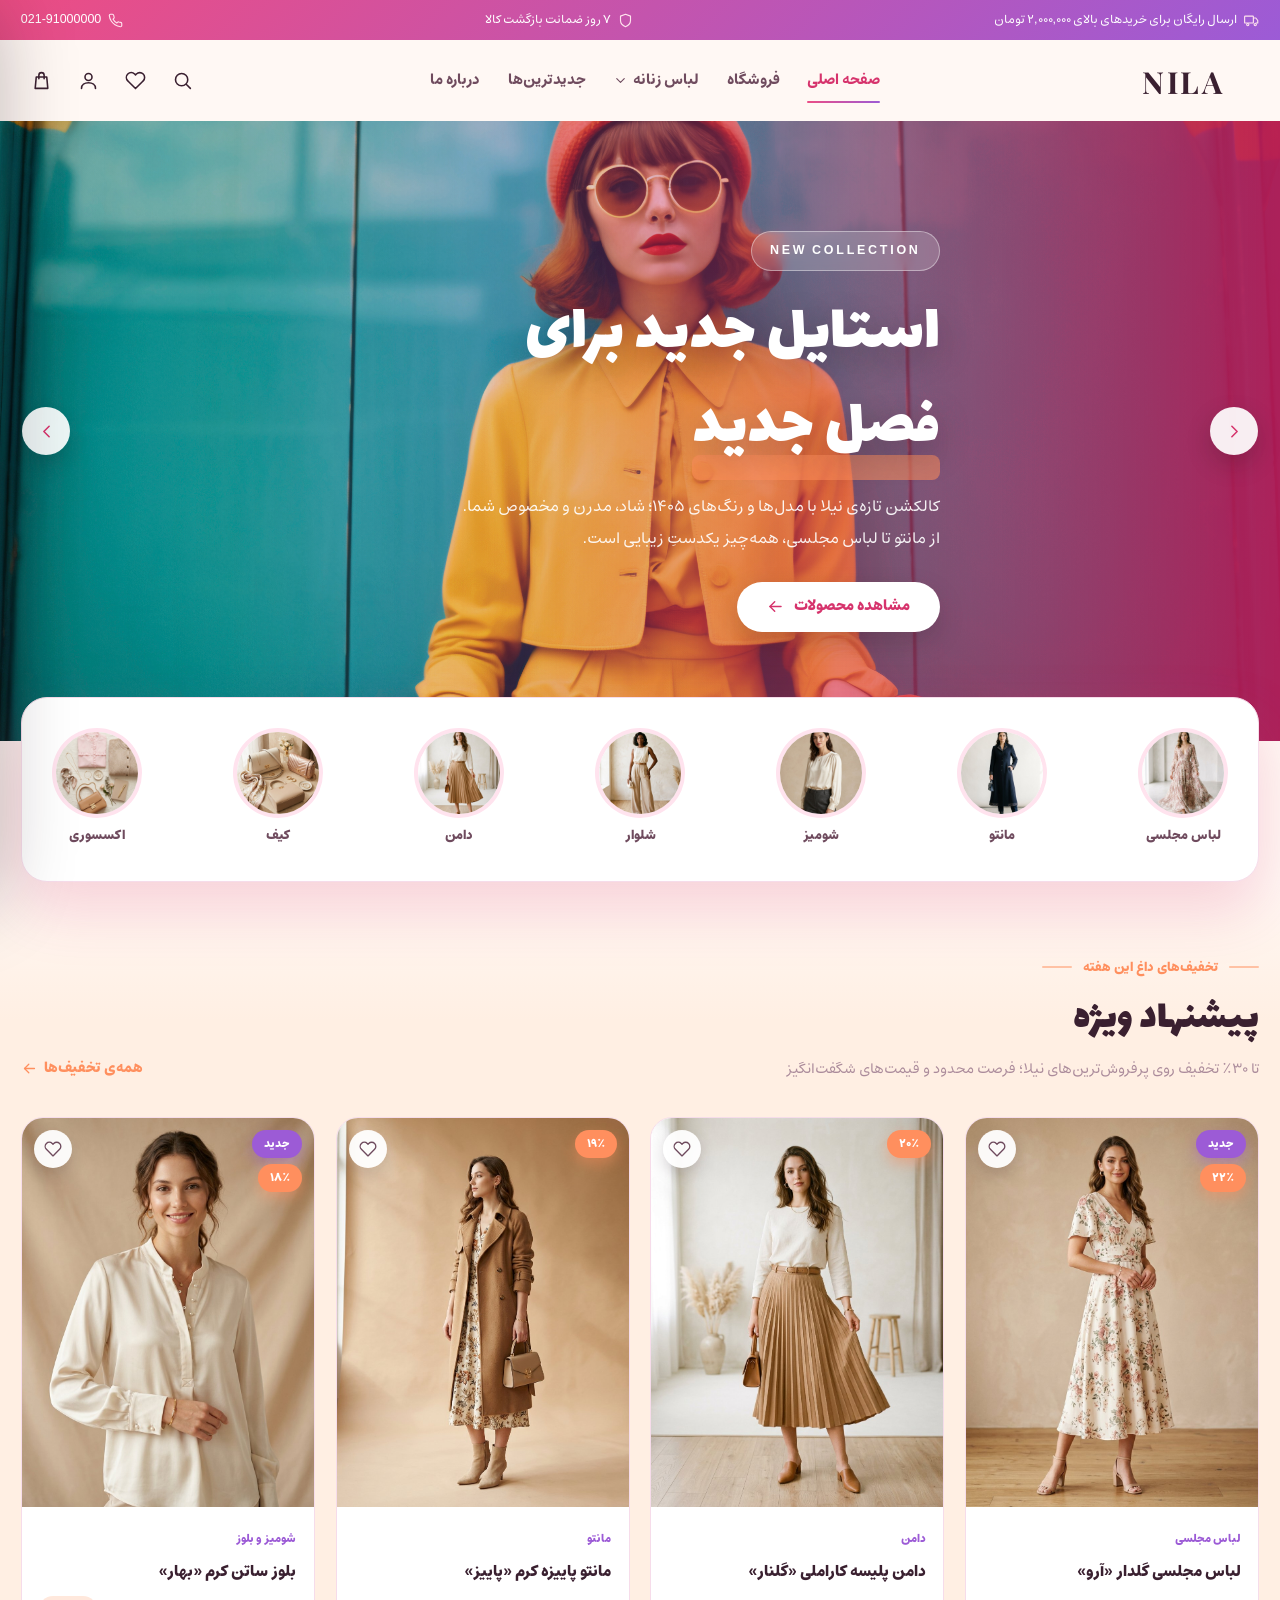
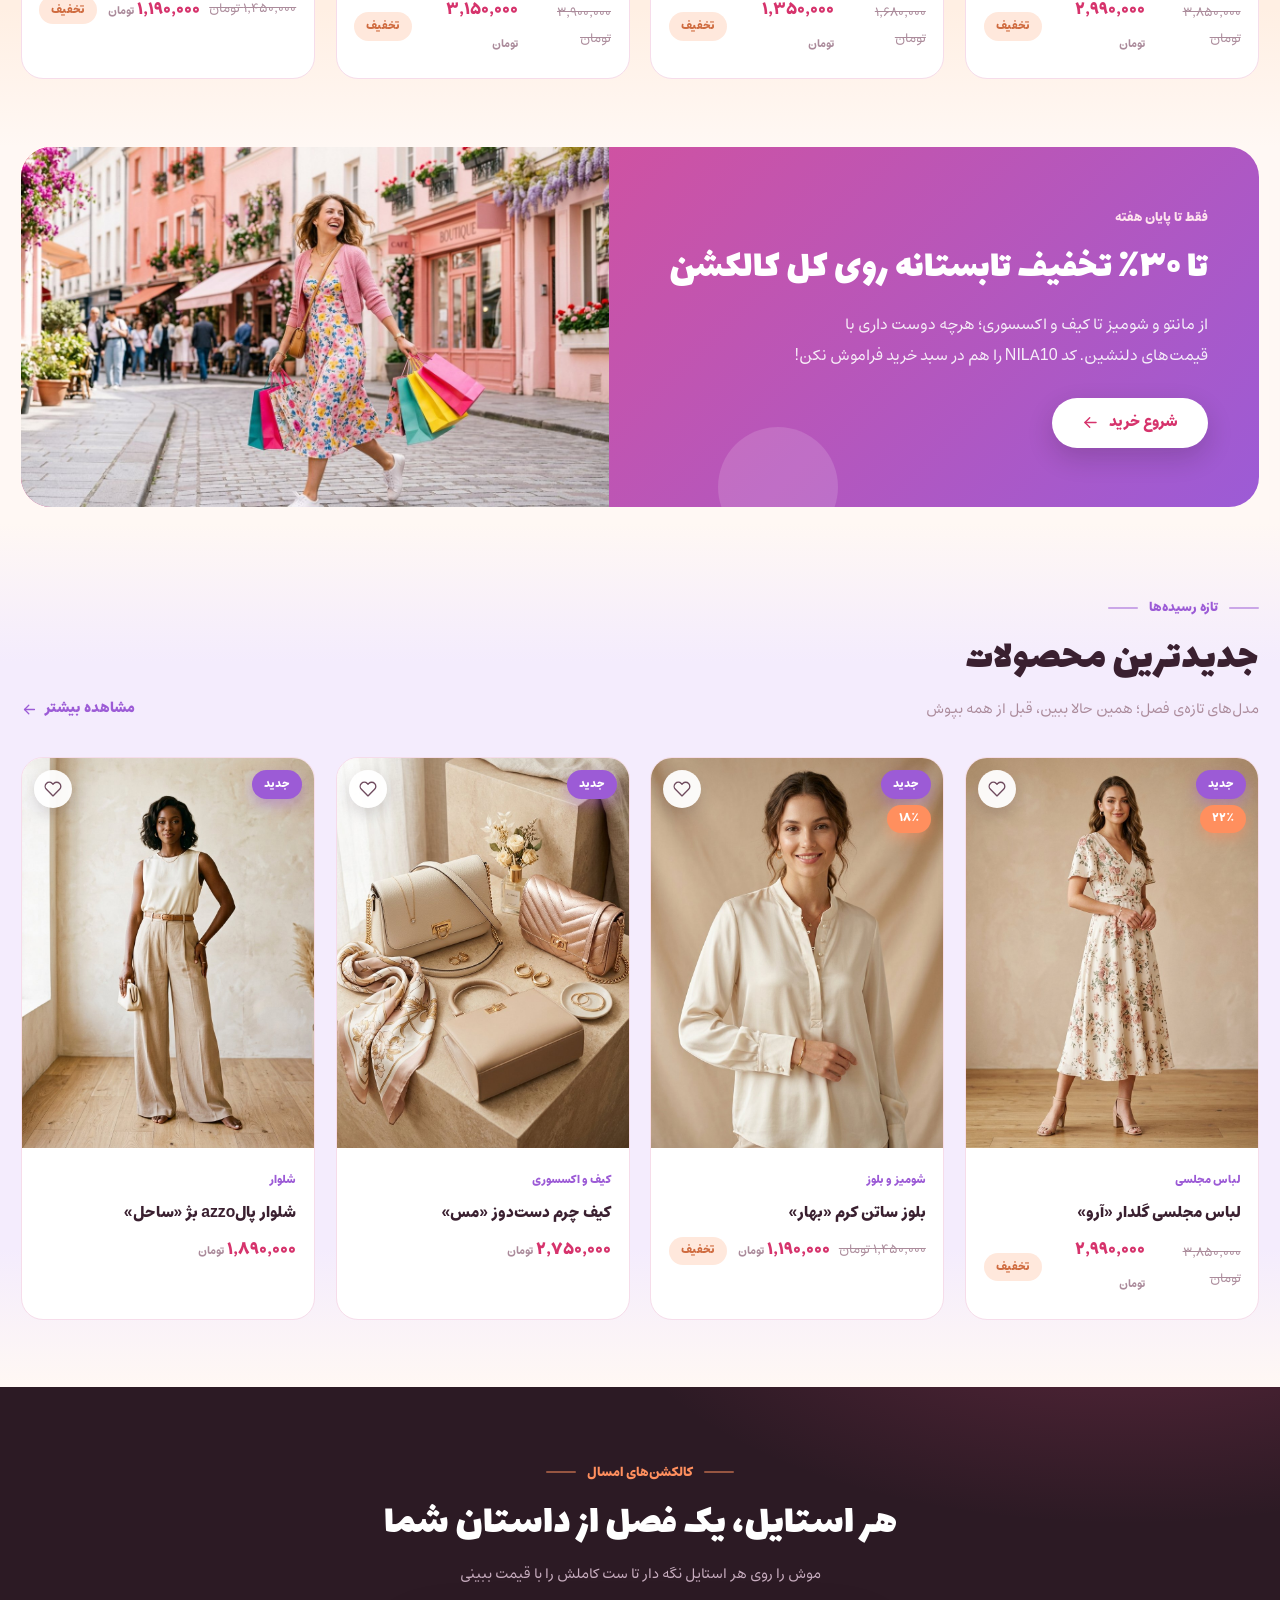
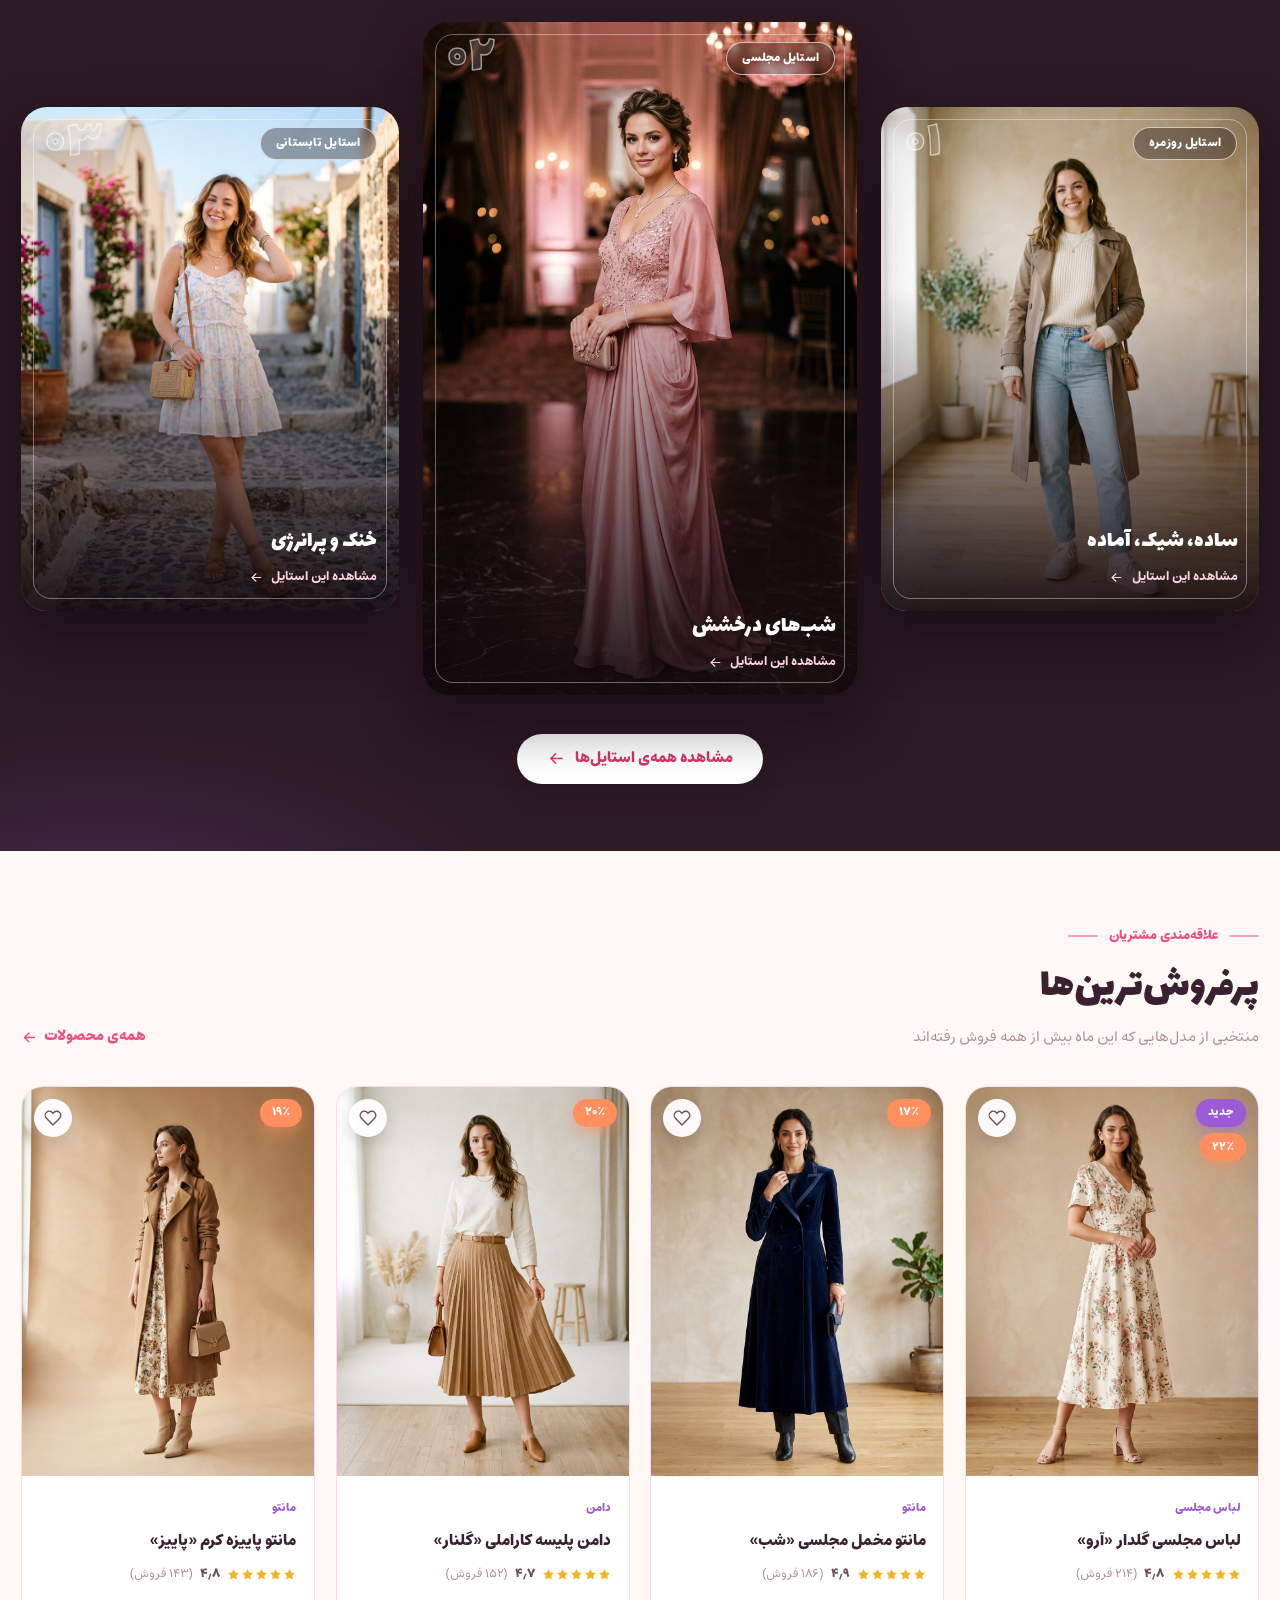
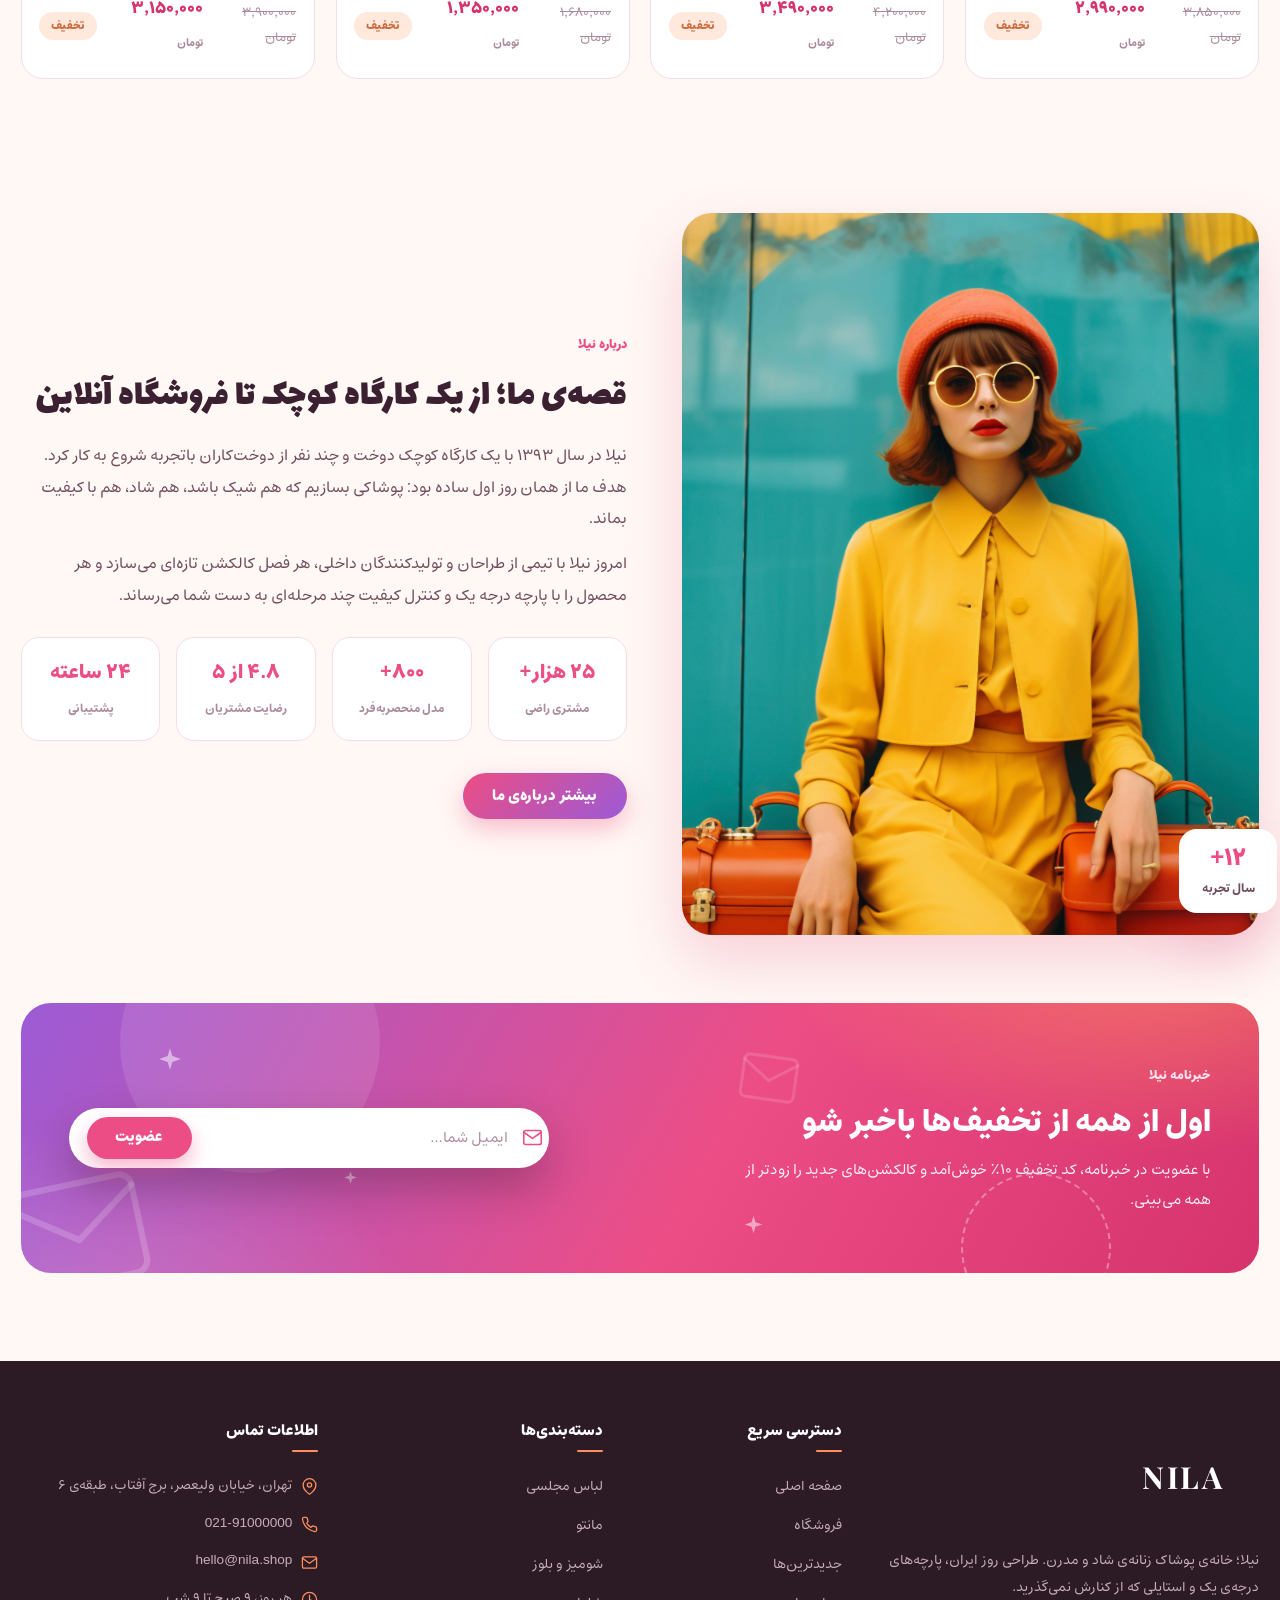
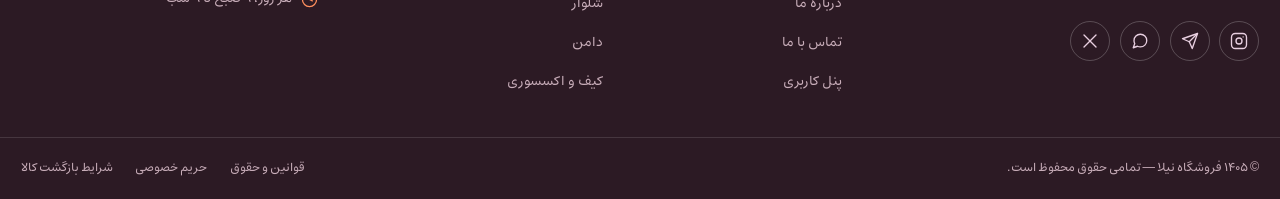
<file: index.html>
<!DOCTYPE html>
<html lang="fa" dir="rtl">
<head>
  <meta charset="UTF-8">
  <meta name="viewport" content="width=device-width, initial-scale=1.0">
  <title>فروشگاه نیلا | پوشاک زنانه شاد، مدرن و خاص</title>
  <meta name="description" content="فروشگاه آنلاین نیلا؛ پوشاک زنانه شاد و مدرن با کالکشن لباس مجلسی، مانتو، شومیز، شلوار، دامن و اکسسوری.">
  <link rel="icon" href="data:image/svg+xml,%3Csvg xmlns='http://www.w3.org/2000/svg' viewBox='0 0 64 64'%3E%3Crect width='64' height='64' rx='16' fill='%23ec4d84'/%3E%3Ctext x='32' y='45' font-size='36' text-anchor='middle' fill='%23fff' font-family='Tahoma'%3E%D9%86%3C/text%3E%3C/svg%3E">
  <link rel="stylesheet" href="css/style.css">
</head>
<body>

  <!-- نوار بالا -->
  <div class="topbar">
    <div class="container topbar-inner">
      <p>
        <svg class="ic" viewBox="0 0 24 24"><rect x="1" y="5" width="14" height="11" rx="1"/><path d="M15 8h4l3 4v4h-3"/><circle cx="6" cy="18.5" r="1.8"/><circle cx="18" cy="18.5" r="1.8"/></svg>
        ارسال رایگان برای خریدهای بالای ۲,۰۰۰,۰۰۰ تومان
      </p>
      <p class="topbar-mid">
        <svg class="ic" viewBox="0 0 24 24"><path d="M12 22s8-3.5 8-10V5l-8-3-8 3v7c0 6.5 8 10 8 10z"/></svg>
        ۷ روز ضمانت بازگشت کالا
      </p>
      <p class="topbar-end">
        <svg class="ic" viewBox="0 0 24 24"><path d="M22 16.9v3a2 2 0 0 1-2.2 2 19.8 19.8 0 0 1-8.6-3.1 19.5 19.5 0 0 1-6-6A19.8 19.8 0 0 1 2.1 4.2 2 2 0 0 1 4.1 2h3a2 2 0 0 1 2 1.7c.1 1 .4 2 .7 2.9a2 2 0 0 1-.5 2.1L8.1 10a16 16 0 0 0 6 6l1.3-1.3a2 2 0 0 1 2.1-.4c.9.3 1.9.5 2.9.7a2 2 0 0 1 1.6 1.9z"/></svg>
        <span dir="ltr">021-91000000</span>
      </p>
    </div>
  </div>

  <!-- هدر -->
  <header class="site-header" id="siteHeader">
    <div class="container header-inner">
      <button class="icon-btn nav-toggle" id="navToggle" aria-label="باز کردن منو">
        <svg class="ic" viewBox="0 0 24 24"><line x1="3" y1="6" x2="21" y2="6"/><line x1="3" y1="12" x2="21" y2="12"/><line x1="3" y1="18" x2="21" y2="18"/></svg>
      </button>

      <a href="index.html" class="logo"><span class="lg-main">NILA</span></a>

      <nav class="main-nav" id="mainNav" aria-label="منوی اصلی">
    <button class="nav-close" id="navClose" type="button" aria-label="بستن منو"><svg class="ic" viewBox="0 0 24 24"><line x1="18" y1="6" x2="6" y2="18"/><line x1="6" y1="6" x2="18" y2="18"/></svg></button>
        <ul class="nav-list">
          <li><a href="index.html" class="active">صفحه اصلی</a></li>
          <li><a href="shop.html">فروشگاه</a></li>
          <li class="has-drop">
            <a href="shop.html">لباس زنانه
              <svg class="ic" viewBox="0 0 24 24"><polyline points="6 9 12 15 18 9"/></svg>
            </a>
            <!-- مگا منو -->
            <div class="mega" aria-label="دسته‌بندی لباس زنانه">
              <div class="mega-col">
                <h5>لباس</h5>
                <a href="shop.html?category=dress">لباس مجلسی</a>
                <a href="shop.html">لباس روزمره</a>
                <a href="shop.html?type=new">لباس تابستانی</a>
                <a href="shop.html?category=dress">لباس رسمی</a>
              </div>
              <div class="mega-col">
                <h5>پوشاک</h5>
                <a href="shop.html?category=manteau">مانتو</a>
                <a href="shop.html?category=blouse">شومیز</a>
                <a href="shop.html?category=blouse">بلوز</a>
                <a href="shop.html?category=pants">شلوار</a>
                <a href="shop.html?category=skirt">دامن</a>
              </div>
              <div class="mega-col">
                <h5>اکسسوری</h5>
                <a href="shop.html?category=bag">کیف</a>
                <a href="shop.html?category=bag">کفش</a>
                <a href="shop.html?category=bag">شال</a>
                <a href="shop.html?category=bag">زیورآلات</a>
              </div>
              <a class="mega-media" href="shop.html?type=new">
                <img src="images/mega.jpg" alt="کالکشن جدید نیلا" loading="lazy">
                <span>کالکشن جدید ۱۴۰۵</span>
              </a>
            </div>
          </li>
          <li><a href="shop.html?type=new">جدیدترین‌ها</a></li>
          <li><a href="about.html">درباره ما</a></li>
        </ul>
      </nav>

      <div class="header-actions">
        <button class="icon-btn" id="searchToggle" aria-label="جستجو">
          <svg class="ic" viewBox="0 0 24 24"><circle cx="11" cy="11" r="7"/><line x1="21" y1="21" x2="16.5" y2="16.5"/></svg>
        </button>
        <button class="icon-btn" id="wishBtn" aria-label="علاقه‌مندی‌ها">
          <svg class="ic" viewBox="0 0 24 24"><path d="M20.8 4.6a5.5 5.5 0 0 0-7.8 0L12 5.6l-1-1a5.5 5.5 0 0 0-7.8 7.8l1 1L12 21.2l7.8-7.8 1-1a5.5 5.5 0 0 0 0-7.8z"/></svg>
          <span class="wish-badge" id="wishBadge">۰</span>
        </button>
        <button class="icon-btn" id="accountBtn" aria-label="حساب کاربری">
          <svg class="ic" viewBox="0 0 24 24"><circle cx="12" cy="8" r="4"/><path d="M4 21c0-4.2 3.6-6.5 8-6.5s8 2.3 8 6.5"/></svg>
        </button>
        <button class="icon-btn" id="cartBtn" type="button" aria-label="سبد خرید">
          <svg class="ic" viewBox="0 0 24 24"><path d="M6 8h12l1.2 13H4.8L6 8z"/><path d="M9 10V6a3 3 0 0 1 6 0v4"/></svg>
          <span class="cart-badge" id="cartBadge">۰</span>
        </button>
      </div>
    </div>

    <!-- پنل جستجو -->
    <div class="search-panel" id="searchPanel">
      <div class="container search-inner">
        <form class="search-form" id="searchForm" role="search">
          <input type="search" id="searchInput" placeholder="جستجو در نیلا... (مثلاً مانتو یا دامن پلیسه)" autocomplete="off">
          <button class="btn btn-primary" type="submit">جستجو</button>
        </form>
        <p class="search-hints">
          پرجستجوها:
          <a href="shop.html?q=مانتو">مانتو</a>
          <a href="shop.html?q=مجلسی">لباس مجلسی</a>
          <a href="shop.html?q=دامن">دامن</a>
          <a href="shop.html?q=کیف">کیف</a>
          <a href="shop.html?q=بلوز">بلوز</a>
        </p>
      </div>
    </div>
  <div class="nav-overlay" id="navOverlay"></div>
  </header>

  <main>
    <!-- ═══════════ هیرو اسلایدر ═══════════ -->
    <section class="hero-slider" id="heroSlider" aria-label="اسلایدر تبلیغاتی">
      <div class="hs-track">

        <div class="hs-slide active">
          <div class="hs-bg" style="background-image:url('images/hero-slide-1.jpg')"></div>
          <div class="hs-overlay"></div>
          <div class="container hs-content">
            <span class="hs-eyebrow">NEW COLLECTION</span>
            <h1>استایل جدید برای <span>فصل جدید</span></h1>
            <p>کالکشن تازه‌ی نیلا با مدل‌ها و رنگ‌های ۱۴۰۵؛ شاد، مدرن و مخصوص شما. از مانتو تا لباس مجلسی، همه‌چیز یکدستِ زیبایی است.</p>
            <a class="btn btn-light" href="shop.html?type=new">
              مشاهده محصولات
              <svg class="ic" viewBox="0 0 24 24"><line x1="19" y1="12" x2="5" y2="12"/><polyline points="11 18 5 12 11 6"/></svg>
            </a>
          </div>
        </div>

        <div class="hs-slide hs-lilac">
          <div class="hs-bg" style="background-image:url('images/hero-slide-2.jpg')"></div>
          <div class="hs-overlay"></div>
          <div class="container hs-content">
            <span class="hs-eyebrow">SUMMER STYLE</span>
            <h1>رنگ‌های تازه، <span>استایل تازه</span></h1>
            <p>شومیزهای لینن، دامن‌های سبک و پالتوی رنگی تابستانه؛ استایلی خنک، شاد و پرانرژی برای روزهای آفتابی.</p>
            <a class="btn btn-light" href="shop.html?category=blouse">
              خرید کنید
              <svg class="ic" viewBox="0 0 24 24"><line x1="19" y1="12" x2="5" y2="12"/><polyline points="11 18 5 12 11 6"/></svg>
            </a>
          </div>
        </div>

        <div class="hs-slide hs-peach">
          <div class="hs-bg" style="background-image:url('images/hero-slide-3.jpg')"></div>
          <div class="hs-overlay"></div>
          <div class="container hs-content">
            <span class="hs-eyebrow">SPECIAL SALE</span>
            <h1>تخفیف ویژه <span>محصولات منتخب</span></h1>
            <p>تا ۲۵٪ تخفیف روی پرفروش‌ترین‌های نیلا؛ فرصتی که به درازا نمی‌رود. همین حالا انتخاب کن، استایلت را تازه کن!</p>
            <a class="btn btn-light" href="shop.html?sale=1">
              مشاهده تخفیف‌ها
              <svg class="ic" viewBox="0 0 24 24"><line x1="19" y1="12" x2="5" y2="12"/><polyline points="11 18 5 12 11 6"/></svg>
            </a>
          </div>
        </div>

      </div>

      <button class="hs-arrow hs-prev" id="hsPrev" aria-label="اسلاید قبلی">
        <svg class="ic" viewBox="0 0 24 24"><polyline points="9 18 15 12 9 6"/></svg>
      </button>
      <button class="hs-arrow hs-next" id="hsNext" aria-label="اسلاید بعدی">
        <svg class="ic" viewBox="0 0 24 24"><polyline points="15 18 9 12 15 6"/></svg>
      </button>
      <div class="hs-dots" role="tablist" aria-label="انتخاب اسلاید">
        <button class="active" aria-label="اسلاید ۱"></button>
        <button aria-label="اسلاید ۲"></button>
        <button aria-label="اسلاید ۳"></button>
      </div>
    </section>

    <!-- ═══════════ دسته‌بندی سریع ═══════════ -->
    <section class="quick-cats container" aria-label="دسته‌بندی سریع">
      <div class="qc-strip">
        <div class="qc-track">
          <a class="qc-card" href="shop.html?category=dress">
            <span class="qc-img"><img src="images/cat-dress.jpg" alt="لباس مجلسی" loading="lazy"></span>
            <span class="qc-name">لباس مجلسی</span>
          </a>
          <a class="qc-card" href="shop.html?category=manteau">
            <span class="qc-img"><img src="images/cat-manteau.jpg" alt="مانتو" loading="lazy"></span>
            <span class="qc-name">مانتو</span>
          </a>
          <a class="qc-card" href="shop.html?category=blouse">
            <span class="qc-img"><img src="images/cat-bluze.jpg" alt="شومیز" loading="lazy"></span>
            <span class="qc-name">شومیز</span>
          </a>
          <a class="qc-card" href="shop.html?category=pants">
            <span class="qc-img"><img src="images/cat-pants.jpg" alt="شلوار" loading="lazy"></span>
            <span class="qc-name">شلوار</span>
          </a>
          <a class="qc-card" href="shop.html?category=skirt">
            <span class="qc-img"><img src="images/cat-skirt.jpg" alt="دامن" loading="lazy"></span>
            <span class="qc-name">دامن</span>
          </a>
          <a class="qc-card" href="shop.html?category=bag">
            <span class="qc-img"><img src="images/cat-bag.jpg" alt="کیف" loading="lazy"></span>
            <span class="qc-name">کیف</span>
          </a>
          <a class="qc-card" href="shop.html?category=bag">
            <span class="qc-img"><img src="images/mega.jpg" alt="اکسسوری" loading="lazy"></span>
            <span class="qc-name">اکسسوری</span>
          </a>
        </div>
      </div>
    </section>

    <!-- ═══════════ پیشنهاد ویژه ═══════════ -->
    <section class="section band-peach" id="offers">
      <div class="container">
        <div class="section-head sec-peach">
          <div>
            <span class="sh-eyebrow">تخفیف‌های داغ این هفته</span>
            <h2>پیشنهاد ویژه</h2>
            <p class="sh-sub">تا ۳۰٪ تخفیف روی پرفروش‌ترین‌های نیلا؛ فرصت محدود و قیمت‌های شگفت‌انگیز</p>
          </div>
          <a class="link-more" href="shop.html?sale=1">
            همه‌ی تخفیف‌ها
            <svg class="ic" viewBox="0 0 24 24"><line x1="19" y1="12" x2="5" y2="12"/><polyline points="11 18 5 12 11 6"/></svg>
          </a>
        </div>
        <div class="products-grid" id="offerGrid"><!-- با جاوااسکریپت پر می‌شود --></div>
      </div>
    </section>

    <!-- ═══════════ بنر تبلیغاتی ═══════════ -->
    <section class="container" style="padding-bottom:1rem;">
      <div class="promo-banner reveal">
        <div class="pb-text">
          <span class="eyebrow">فقط تا پایان هفته</span>
          <h2>تا ۳۰٪ تخفیف تابستانه روی کل کالکشن</h2>
          <p>از مانتو و شومیز تا کیف و اکسسوری؛ هرچه دوست داری با قیمت‌های دلنشین. کد NILA10 را هم در سبد خرید فراموش نکن!</p>
          <a class="btn btn-light" href="shop.html?sale=1" style="align-self:flex-start;">
            شروع خرید
            <svg class="ic" viewBox="0 0 24 24"><line x1="19" y1="12" x2="5" y2="12"/><polyline points="11 18 5 12 11 6"/></svg>
          </a>
        </div>
        <div class="pb-img">
          <img src="images/banner.jpg" alt="خرید شاد با نیلا" loading="lazy">
        </div>
      </div>
    </section>

    <!-- ═══════════ جدیدترین محصولات ═══════════ -->
    <section class="section band-lilac" id="new">
      <div class="container">
        <div class="section-head sec-lilac">
          <div>
            <span class="sh-eyebrow">تازه رسیده‌ها</span>
            <h2>جدیدترین محصولات</h2>
            <p class="sh-sub">مدل‌های تازه‌ی فصل؛ همین حالا ببین، قبل از همه بپوش</p>
          </div>
          <a class="link-more" href="shop.html?type=new">
            مشاهده بیشتر
            <svg class="ic" viewBox="0 0 24 24"><line x1="19" y1="12" x2="5" y2="12"/><polyline points="11 18 5 12 11 6"/></svg>
          </a>
        </div>
        <div class="products-grid" id="newGrid"><!-- با جاوااسکریپت پر می‌شود --></div>
      </div>
    </section>

    <!-- ═══════════ کالکشن و استایل ═══════════ -->
    <section class="section band-dark" id="collections">
      <div class="container">
        <div class="section-head center">
          <div>
            <span class="sh-eyebrow">کالکشن‌های امسال</span>
            <h2>هر استایل، یک فصل از داستان شما</h2>
            <p class="sh-sub">موش را روی هر استایل نگه دار تا ست کاملش را با قیمت ببینی</p>
          </div>
        </div>
        <div class="coll-grid">
          <a class="coll-card coll-rose reveal" href="shop.html?category=blouse">
            <img src="images/collection-1.jpg" alt="ست استایل روزمره" loading="lazy">
            <span class="coll-num" aria-hidden="true">۰۱</span>
            <span class="coll-chip">استایل روزمره</span>
            <div class="coll-title">
              <h3>ساده، شیک، آماده</h3>
              <span class="coll-see">مشاهده این استایل
                <svg class="ic" viewBox="0 0 24 24"><line x1="19" y1="12" x2="5" y2="12"/><polyline points="11 18 5 12 11 6"/></svg>
              </span>
            </div>
            <div class="coll-look">
              <div class="coll-look-head">ست کن این استایل</div>
              <div class="look-row"><span>شومیز لینن «نیلوفر»</span><b>۱,۲۸,۰۰ تومان</b></div>
              <div class="look-row"><span>شلوار پالazzo «ساحل»</span><b>۱,۸۹۰,۰۰ تومان</b></div>
              <div class="look-total"><span>قیمت کل ست</span><b>۳,۱۷۰,۰۰۰ تومان</b></div>
            </div>
          </a>
          <a class="coll-card coll-lilac reveal" href="shop.html?category=dress">
            <img src="images/collection-2.jpg" alt="ست استایل مجلسی" loading="lazy">
            <span class="coll-num" aria-hidden="true">۰۲</span>
            <span class="coll-chip">استایل مجلسی</span>
            <div class="coll-title">
              <h3>شب‌های درخشش</h3>
              <span class="coll-see">مشاهده این استایل
                <svg class="ic" viewBox="0 0 24 24"><line x1="19" y1="12" x2="5" y2="12"/><polyline points="11 18 5 12 11 6"/></svg>
              </span>
            </div>
            <div class="coll-look">
              <div class="coll-look-head">ست کن این استایل</div>
              <div class="look-row"><span>لباس گلدار «آرو»</span><b>۲,۹۹۰,۰۰ تومان</b></div>
              <div class="look-row"><span>کیف چرم «مس»</span><b>۲,۷۵۰,۰۰۰ تومان</b></div>
              <div class="look-total"><span>قیمت کل ست</span><b>۵,۷۴,۰۰۰ تومان</b></div>
            </div>
          </a>
          <a class="coll-card coll-peach reveal" href="shop.html?type=new">
            <img src="images/collection-3.jpg" alt="ست استایل تابستانی" loading="lazy">
            <span class="coll-num" aria-hidden="true">۰۳</span>
            <span class="coll-chip">استایل تابستانی</span>
            <div class="coll-title">
              <h3>خنک و پرانرژی</h3>
              <span class="coll-see">مشاهده این استایل
                <svg class="ic" viewBox="0 0 24 24"><line x1="19" y1="12" x2="5" y2="12"/><polyline points="11 18 5 12 11 6"/></svg>
              </span>
            </div>
            <div class="coll-look">
              <div class="coll-look-head">ست کن این استایل</div>
              <div class="look-row"><span>بلوز ساتن «بهار»</span><b>۱,۱۹۰,۰۰۰ تومان</b></div>
              <div class="look-row"><span>دامن پلیسه «گلنار»</span><b>۱,۳۵۰,۰۰۰ تومان</b></div>
              <div class="look-total"><span>قیمت کل ست</span><b>۲,۵۴,۰۰۰ تومان</b></div>
            </div>
          </a>
        </div>
        <div class="section-foot">
          <a class="btn btn-light" href="shop.html?type=new">
            مشاهده همه‌ی استایل‌ها
            <svg class="ic" viewBox="0 0 24 24"><line x1="19" y1="12" x2="5" y2="12"/><polyline points="11 18 5 12 11 6"/></svg>
          </a>
        </div>
      </div>
    </section>

    <!-- ═══════════ پرفروش‌ترین‌ها ═══════════ -->
    <section class="section" id="best">
      <div class="container">
        <div class="section-head">
          <div>
            <span class="sh-eyebrow">علاقه‌مندی مشتریان</span>
            <h2>پرفروش‌ترین‌ها</h2>
            <p class="sh-sub">منتخبی از مدل‌هایی که این ماه بیش از همه فروش رفته‌اند</p>
          </div>
          <a class="link-more" href="shop.html">
            همه‌ی محصولات
            <svg class="ic" viewBox="0 0 24 24"><line x1="19" y1="12" x2="5" y2="12"/><polyline points="11 18 5 12 11 6"/></svg>
          </a>
        </div>
        <div class="products-grid" id="bestGrid"><!-- با جاوااسکریپت پر می‌شود --></div>
      </div>
    </section>

    <!-- ═══════════ درباره ما ═══════════ -->
    <section class="section container" id="about">
      <div class="about-sec">
        <div class="about-media reveal">
          <img src="images/hero-slide-1.jpg" alt="کالکشن نیلا" loading="lazy">
          <div class="about-badge">
            <strong>۱۲+</strong>
            <span>سال تجربه</span>
          </div>
        </div>
        <div class="about-content reveal">
          <span class="eyebrow">درباره نیلا</span>
          <h2>قصه‌ی ما؛ از یک کارگاه کوچک تا فروشگاه آنلاین</h2>
          <p>نیلا در سال ۱۳۹۳ با یک کارگاه کوچک دوخت و چند نفر از دوخت‌کاران باتجربه شروع به کار کرد. هدف ما از همان روز اول ساده بود: پوشاکی بسازیم که هم شیک باشد، هم شاد، هم با کیفیت بماند.</p>
          <p>امروز نیلا با تیمی از طراحان و تولیدکنندگان داخلی، هر فصل کالکشن تازه‌ای می‌سازد و هر محصول را با پارچه درجه یک و کنترل کیفیت چند مرحله‌ای به دست شما می‌رساند.</p>
          <ul class="about-stats">
            <li><strong>۲۵ هزار+</strong><span>مشتری راضی</span></li>
            <li><strong>۸۰۰+</strong><span>مدل منحصربه‌فرد</span></li>
            <li><strong>۴.۸ از ۵</strong><span>رضایت مشتریان</span></li>
            <li><strong>۲۴ ساعته</strong><span>پشتیبانی</span></li>
          </ul>
          <a href="about.html" class="btn btn-primary">بیشتر درباره‌ی ما</a>
        </div>
      </div>
    </section>

    <!-- ═══════════ خبرنامه ═══════════ -->
    <section class="container" style="padding-bottom:1rem;">
      <div class="newsletter-sec reveal">
        <svg class="nl-spark s1" viewBox="0 0 24 24" fill="currentColor" stroke="none"><path d="M12 2l2.2 7.3L22 12l-7.8 2.7L12 22l-2.2-7.3L2 12l7.8-2.7z"/></svg>
        <svg class="nl-spark s2" viewBox="0 0 24 24" fill="currentColor" stroke="none"><path d="M12 2l2.2 7.3L22 12l-7.8 2.7L12 22l-2.2-7.3L2 12l7.8-2.7z"/></svg>
        <svg class="nl-spark s3" viewBox="0 0 24 24" fill="currentColor" stroke="none"><path d="M12 2l2.2 7.3L22 12l-7.8 2.7L12 22l-2.2-7.3L2 12l7.8-2.7z"/></svg>
        <svg class="nl-env e1" viewBox="0 0 24 24" fill="none" stroke="currentColor" stroke-width="1" stroke-linecap="round" stroke-linejoin="round"><rect x="2" y="4" width="20" height="16" rx="2"/><polyline points="22 6 12 13 2 6"/></svg>
        <svg class="nl-env e2" viewBox="0 0 24 24" fill="none" stroke="currentColor" stroke-width="1.2" stroke-linecap="round" stroke-linejoin="round"><rect x="2" y="4" width="20" height="16" rx="2"/><polyline points="22 6 12 13 2 6"/></svg>
        <div class="nl-text">
          <span class="eyebrow">خبرنامه نیلا</span>
          <h3>اول از همه از تخفیف‌ها باخبر شو</h3>
          <p>با عضویت در خبرنامه، کد تخفیف ۱۰٪ خوش‌آمد و کالکشن‌های جدید را زودتر از همه می‌بینی.</p>
        </div>
        <form class="nl-form" id="nlForm">
          <div class="nl-box">
            <svg class="ic" viewBox="0 0 24 24"><rect x="2" y="4" width="20" height="16" rx="2"/><polyline points="22 6 12 13 2 6"/></svg>
            <input type="email" placeholder="ایمیل شما..." required aria-label="ایمیل برای خبرنامه">
            <button class="btn" type="submit">عضویت</button>
          </div>
        </form>
        <div class="nl-success" id="nlSuccess">
          <svg class="ic" viewBox="0 0 24 24"><polyline points="20 6 9 17 4 12"/></svg>
          <b>خوش اومدی به خانواده‌ی نیلا!</b>
          <span>کد <code>NILA10</code> برای اولین خریدت فعال شد.</span>
        </div>
      </div>
    </section>
  </main>

  <!-- ═══════════ فوتر ═══════════ -->
  <footer class="site-footer">
    <div class="container footer-grid">
      <div class="f-col f-brand">
        <a href="index.html" class="logo logo-light"><span class="lg-main">NILA</span></a>
        <p>نیلا؛ خانه‌ی پوشاک زنانه‌ی شاد و مدرن. طراحی روز ایران، پارچه‌های درجه‌ی یک و استایلی که از کنارش نمی‌گذرید.</p>
        <div class="socials">
          <a href="#" aria-label="اینستاگرام"><svg class="ic" viewBox="0 0 24 24"><rect x="2" y="2" width="20" height="20" rx="5"/><circle cx="12" cy="12" r="4"/><line x1="17.5" y1="6.5" x2="17.51" y2="6.5"/></svg></a>
          <a href="#" aria-label="تلگرام"><svg class="ic" viewBox="0 0 24 24"><line x1="22" y1="2" x2="11" y2="13"/><polygon points="22 2 15 22 11 13 2 9 22 2"/></svg></a>
          <a href="#" aria-label="واتساپ"><svg class="ic" viewBox="0 0 24 24"><path d="M21 11.5a8.4 8.4 0 0 1-8.5 8.4 8.6 8.6 0 0 1-3.9-.9L3 21l2-5.6a8.3 8.3 0 0 1-1-4.1A8.4 8.4 0 0 1 12.5 3a8.4 8.4 0 0 1 8.5 8.5z"/></svg></a>
          <a href="#" aria-label="ایکس"><svg class="ic" viewBox="0 0 24 24"><line x1="4" y1="4" x2="20" y2="20"/><line x1="20" y1="4" x2="4" y2="20"/></svg></a>
        </div>
      </div>

      <div class="f-col">
        <h4>دسترسی سریع</h4>
        <ul>
          <li><a href="index.html">صفحه اصلی</a></li>
          <li><a href="shop.html">فروشگاه</a></li>
          <li><a href="shop.html?type=new">جدیدترین‌ها</a></li>
          <li><a href="about.html">درباره ما</a></li>
          <li><a href="contact.html">تماس با ما</a></li>
          <li><a href="account.html">پنل کاربری</a></li>
        </ul>
      </div>

      <div class="f-col">
        <h4>دسته‌بندی‌ها</h4>
        <ul>
          <li><a href="shop.html?category=dress">لباس مجلسی</a></li>
          <li><a href="shop.html?category=manteau">مانتو</a></li>
          <li><a href="shop.html?category=blouse">شومیز و بلوز</a></li>
          <li><a href="shop.html?category=pants">شلوار</a></li>
          <li><a href="shop.html?category=skirt">دامن</a></li>
          <li><a href="shop.html?category=bag">کیف و اکسسوری</a></li>
        </ul>
      </div>

      <div class="f-col">
        <h4>اطلاعات تماس</h4>
        <ul class="f-contact">
          <li><svg class="ic" viewBox="0 0 24 24"><path d="M21 10c0 7-9 13-9 13S3 17 3 10a9 9 0 0 1 18 0z"/><circle cx="12" cy="10" r="3"/></svg> تهران، خیابان ولیعصر، برج آفتاب، طبقه‌ی ۶</li>
          <li><svg class="ic" viewBox="0 0 24 24"><path d="M22 16.9v3a2 2 0 0 1-2.2 2 19.8 19.8 0 0 1-8.6-3.1 19.5 19.5 0 0 1-6-6A19.8 19.8 0 0 1 2.1 4.2 2 2 0 0 1 4.1 2h3a2 2 0 0 1 2 1.7c.1 1 .4 2 .7 2.9a2 2 0 0 1-.5 2.1L8.1 10a16 16 0 0 0 6 6l1.3-1.3a2 2 0 0 1 2.1-.4c.9.3 1.9.5 2.9.7a2 2 0 0 1 1.6 1.9z"/></svg> <span dir="ltr">021-91000000</span></li>
          <li><svg class="ic" viewBox="0 0 24 24"><rect x="2" y="4" width="20" height="16" rx="2"/><polyline points="22 6 12 13 2 6"/></svg> hello@nila.shop</li>
          <li><svg class="ic" viewBox="0 0 24 24"><circle cx="12" cy="12" r="10"/><polyline points="12 6 12 12 16 14"/></svg> هر روز، ۹ صبح تا ۹ شب</li>
        </ul>
      </div>
    </div>

    <div class="footer-bottom">
      <div class="container footer-bottom-inner">
        <p>© ۱۴۰۵ فروشگاه نیلا — تمامی حقوق محفوظ است.</p>
        <div class="f-legal">
          <a href="terms.html">قوانین و حقوق</a>
          <a href="terms.html#privacy">حریم خصوصی</a>
          <a href="terms.html#returns">شرایط بازگشت کالا</a>
        </div>
      </div>
    </div>
  </footer>

  <button class="to-top" id="toTop" aria-label="بازگشت به بالا">
    <svg class="ic" viewBox="0 0 24 24"><polyline points="18 15 12 9 6 15"/></svg>
  </button>

  <!-- دراور سبد خرید (کاشه‌شونده از سمت چپ) -->
  <div class="drawer-overlay" id="cartOverlay"></div>
  <aside class="cart-drawer" id="cartDrawer" aria-label="سبد خرید">
    <div class="cd-head">
      <h3>سبد خرید <span class="cd-count" id="cdCount"></span></h3>
      <button class="icon-btn" id="cartClose" type="button" aria-label="بستن سبد">
        <svg class="ic" viewBox="0 0 24 24"><line x1="18" y1="6" x2="6" y2="18"/><line x1="6" y1="6" x2="18" y2="18"/></svg>
      </button>
    </div>
    <div class="cd-items" id="cdItems"><!-- با جاوااسکریپت پر می‌شود --></div>
    <div class="cd-foot" id="cdFoot">
      <div class="cd-row"><span>جمع اقلام</span><b id="cdSubtotal"></b></div>
      <div class="cd-row" id="cdSaveRow" style="display:none"><span>سود شما</span><b id="cdSave" style="color:var(--green)"></b></div>
      <div class="cd-row"><span>هزینه‌ی ارسال</span><b id="cdShipping"></b></div>
      <div class="cd-row total"><span>مبلغ قابل پرداخت</span><b id="cdTotal"></b></div>
      <button class="btn btn-primary btn-block" id="cdCheckout" type="button">
        <svg class="ic" viewBox="0 0 24 24"><path d="M6 8h12l1.2 13H4.8L6 8z"/><path d="M9 10V6a3 3 0 0 1 6 0v4"/></svg>
        تکمیل خرید
      </button>
      <a class="cd-link" href="cart.html">مشاهده‌ی کامل سبد خرید</a>
    </div>
  </aside>

  <script src="js/products.js"></script>
  <script src="js/main.js"></script>
  <script src="js/home.js"></script>
</body>
</html>
</file>
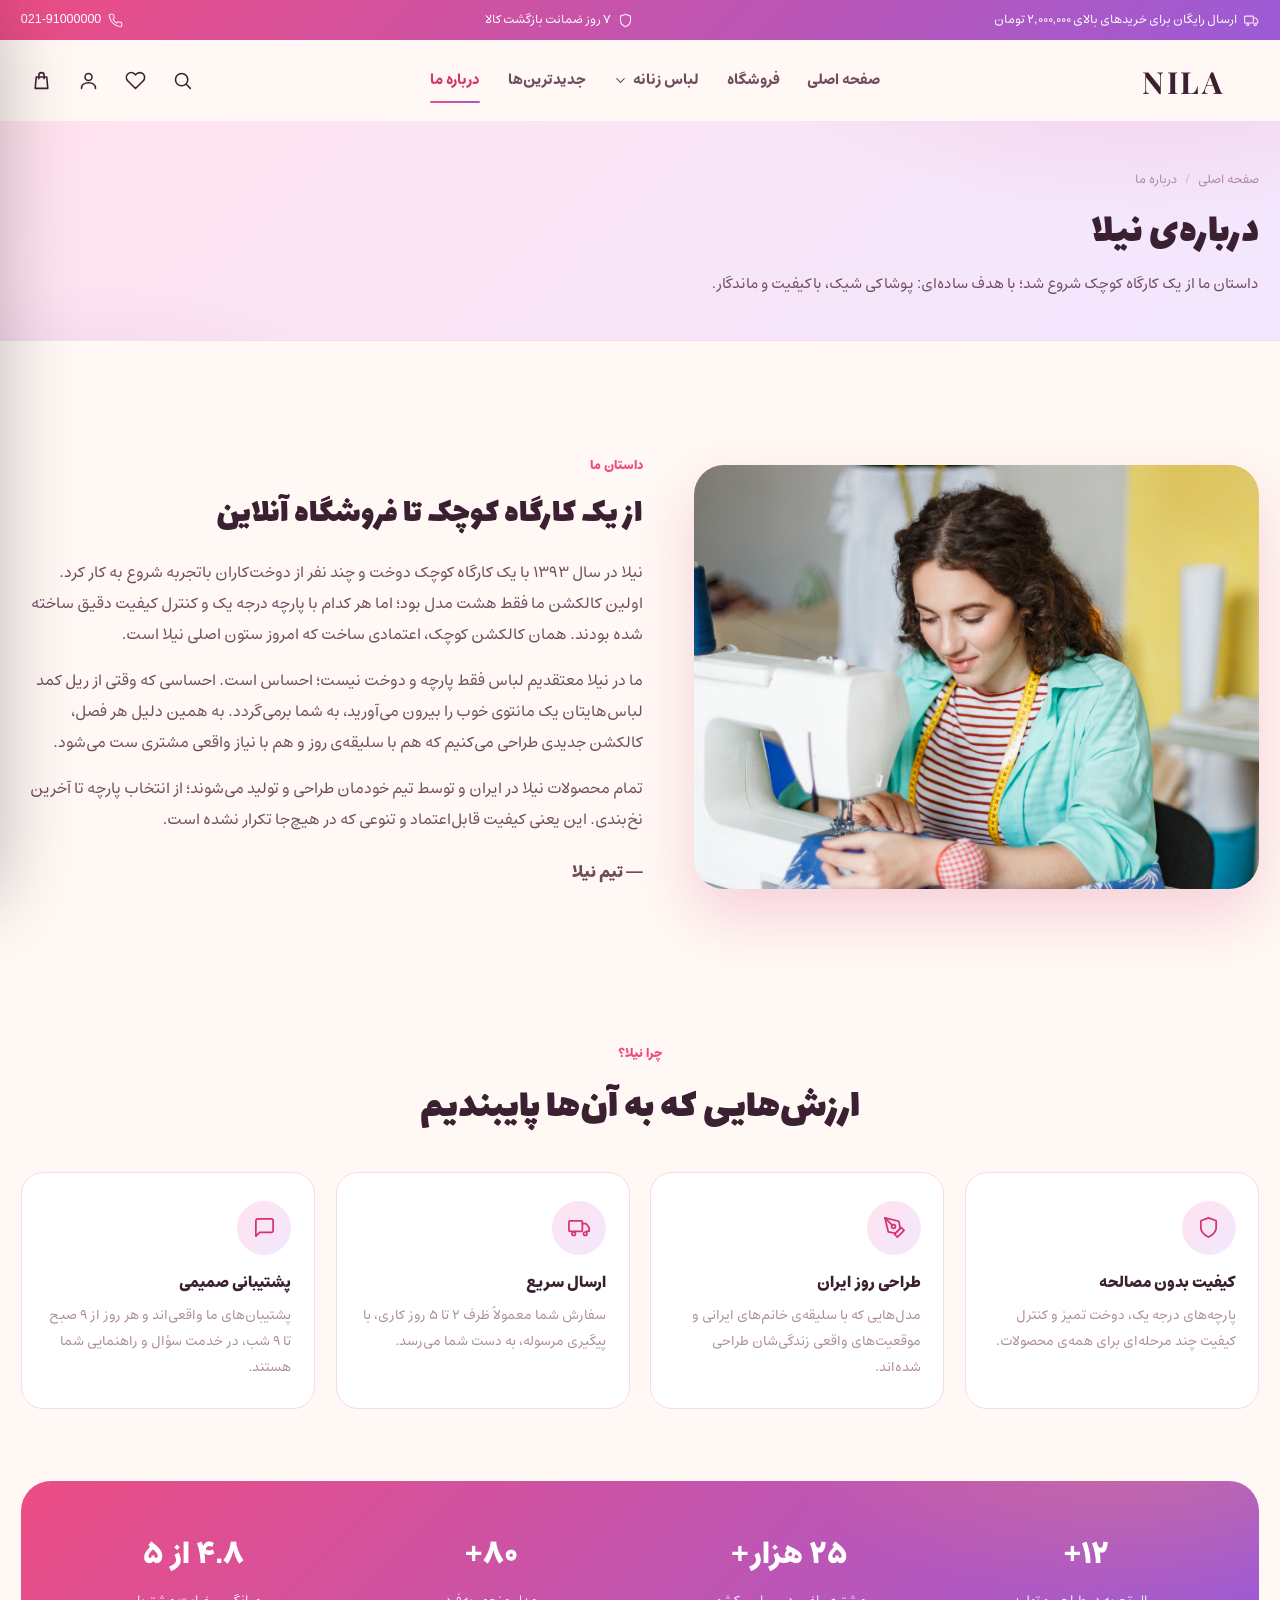
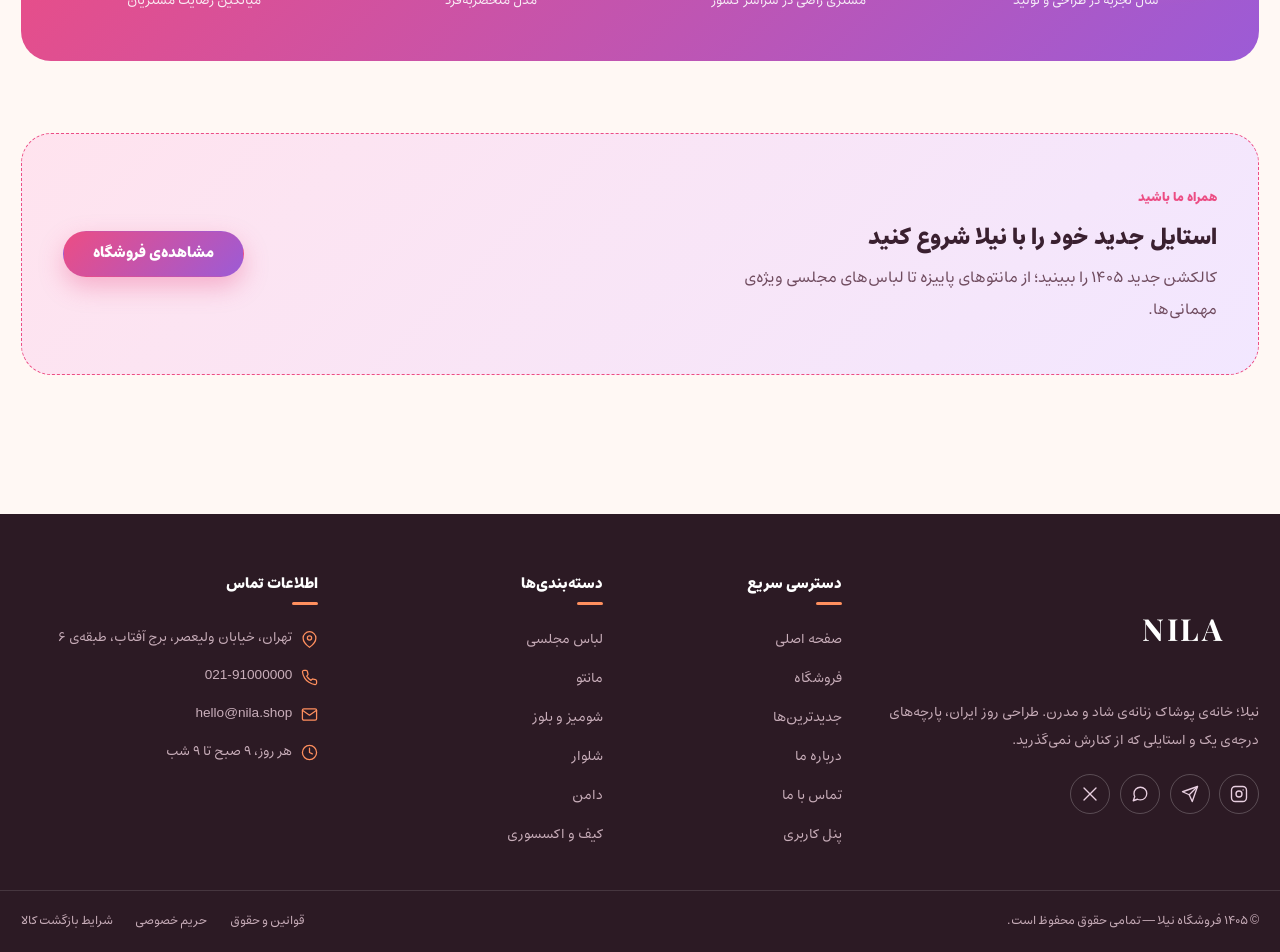
<file: about.html>
<!DOCTYPE html>
<html lang="fa" dir="rtl">
<head>
  <meta charset="UTF-8">
  <meta name="viewport" content="width=device-width, initial-scale=1.0">
  <title>درباره ما | نیلا</title>
  <meta name="description" content="آشنایی با فروشگاه نیلا؛ داستان، ارزش‌ها و تیم ما.">
  <link rel="icon" href="data:image/svg+xml,%3Csvg xmlns='http://www.w3.org/2000/svg' viewBox='0 0 64 64'%3E%3Crect width='64' height='64' rx='14' fill='%23ec4d84'/%3E%3Ctext x='32' y='45' font-size='36' text-anchor='middle' fill='%23fff' font-family='Tahoma'%3E%D9%86%3C/text%3E%3C/svg%3E">
  <link rel="stylesheet" href="css/style.css">
</head>
<body>

  <!-- نوار بالا -->
  <div class="topbar">
    <div class="container topbar-inner">
      <p>
        <svg class="ic" viewBox="0 0 24 24"><rect x="1" y="5" width="14" height="11" rx="1"/><path d="M15 8h4l3 4v4h-3"/><circle cx="6" cy="18.5" r="1.8"/><circle cx="18" cy="18.5" r="1.8"/></svg>
        ارسال رایگان برای خریدهای بالای ۲,۰۰۰,۰۰۰ تومان
      </p>
      <p class="topbar-mid">
        <svg class="ic" viewBox="0 0 24 24"><path d="M12 22s8-3.5 8-10V5l-8-3-8 3v7c0 6.5 8 10 8 10z"/></svg>
        ۷ روز ضمانت بازگشت کالا
      </p>
      <p class="topbar-end">
        <svg class="ic" viewBox="0 0 24 24"><path d="M22 16.9v3a2 2 0 0 1-2.2 2 19.8 19.8 0 0 1-8.6-3.1 19.5 19.5 0 0 1-6-6A19.8 19.8 0 0 1 2.1 4.2 2 2 0 0 1 4.1 2h3a2 2 0 0 1 2 1.7c.1 1 .4 2 .7 2.9a2 2 0 0 1-.5 2.1L8.1 10a16 16 0 0 0 6 6l1.3-1.3a2 2 0 0 1 2.1-.4c.9.3 1.9.5 2.9.7a2 2 0 0 1 1.6 1.9z"/></svg>
        <span dir="ltr">021-91000000</span>
      </p>
    </div>
  </div>

  <!-- هدر -->
  <header class="site-header" id="siteHeader">
    <div class="container header-inner">
      <button class="icon-btn nav-toggle" id="navToggle" aria-label="باز کردن منو">
        <svg class="ic" viewBox="0 0 24 24"><line x1="3" y1="6" x2="21" y2="6"/><line x1="3" y1="12" x2="21" y2="12"/><line x1="3" y1="18" x2="21" y2="18"/></svg>
      </button>

      <a href="index.html" class="logo"><span class="lg-main">NILA</span></a>

      <nav class="main-nav" id="mainNav" aria-label="منوی اصلی">
    <button class="nav-close" id="navClose" type="button" aria-label="بستن منو"><svg class="ic" viewBox="0 0 24 24"><line x1="18" y1="6" x2="6" y2="18"/><line x1="6" y1="6" x2="18" y2="18"/></svg></button>
        <ul class="nav-list">
          <li><a href="index.html">صفحه اصلی</a></li>
          <li><a href="shop.html">فروشگاه</a></li>
          <li class="has-drop">
            <a href="shop.html">لباس زنانه
              <svg class="ic" viewBox="0 0 24 24"><polyline points="6 9 12 15 18 9"/></svg>
            </a>
            <!-- مگا منو -->
            <div class="mega" aria-label="دسته‌بندی لباس زنانه">
              <div class="mega-col">
                <h5>لباس</h5>
                <a href="shop.html?category=dress">لباس مجلسی</a>
                <a href="shop.html">لباس روزمره</a>
                <a href="shop.html?type=new">لباس تابستانی</a>
                <a href="shop.html?category=dress">لباس رسمی</a>
              </div>
              <div class="mega-col">
                <h5>پوشاک</h5>
                <a href="shop.html?category=manteau">مانتو</a>
                <a href="shop.html?category=blouse">شومیز</a>
                <a href="shop.html?category=blouse">بلوز</a>
                <a href="shop.html?category=pants">شلوار</a>
                <a href="shop.html?category=skirt">دامن</a>
              </div>
              <div class="mega-col">
                <h5>اکسسوری</h5>
                <a href="shop.html?category=bag">کیف</a>
                <a href="shop.html?category=bag">کفش</a>
                <a href="shop.html?category=bag">شال</a>
                <a href="shop.html?category=bag">زیورآلات</a>
              </div>
              <a class="mega-media" href="shop.html?type=new">
                <img src="images/mega.jpg" alt="کالکشن جدید نیلا" loading="lazy">
                <span>کالکشن جدید ۱۴۰۵</span>
              </a>
            </div>
          </li>
          <li><a href="shop.html?type=new">جدیدترین‌ها</a></li>
          <li><a href="about.html" class="active">درباره ما</a></li>
        </ul>
      </nav>

      <div class="header-actions">
        <button class="icon-btn" id="searchToggle" aria-label="جستجو">
          <svg class="ic" viewBox="0 0 24 24"><circle cx="11" cy="11" r="7"/><line x1="21" y1="21" x2="16.5" y2="16.5"/></svg>
        </button>
        <button class="icon-btn" id="wishBtn" aria-label="علاقه‌مندی‌ها">
          <svg class="ic" viewBox="0 0 24 24"><path d="M20.8 4.6a5.5 5.5 0 0 0-7.8 0L12 5.6l-1-1a5.5 5.5 0 0 0-7.8 7.8l1 1L12 21.2l7.8-7.8 1-1a5.5 5.5 0 0 0 0-7.8z"/></svg>
          <span class="wish-badge" id="wishBadge">۰</span>
        </button>
        <button class="icon-btn" id="accountBtn" aria-label="حساب کاربری">
          <svg class="ic" viewBox="0 0 24 24"><circle cx="12" cy="8" r="4"/><path d="M4 21c0-4.2 3.6-6.5 8-6.5s8 2.3 8 6.5"/></svg>
        </button>
        <button class="icon-btn" id="cartBtn" type="button" aria-label="سبد خرید">
          <svg class="ic" viewBox="0 0 24 24"><path d="M6 8h12l1.2 13H4.8L6 8z"/><path d="M9 10V6a3 3 0 0 1 6 0v4"/></svg>
          <span class="cart-badge" id="cartBadge">۰</span>
        </button>
      </div>
    </div>

    <!-- پنل جستجو -->
    <div class="search-panel" id="searchPanel">
      <div class="container search-inner">
        <form class="search-form" id="searchForm" role="search">
          <input type="search" id="searchInput" placeholder="جستجو در نیلا... (مثلاً مانتو یا دامن پلیسه)" autocomplete="off">
          <button class="btn btn-primary" type="submit">جستجو</button>
        </form>
        <p class="search-hints">
          پرجستجوها:
          <a href="shop.html?q=مانتو">مانتو</a>
          <a href="shop.html?q=مجلسی">لباس مجلسی</a>
          <a href="shop.html?q=دامن">دامن</a>
          <a href="shop.html?q=کیف">کیف</a>
          <a href="shop.html?q=بلوز">بلوز</a>
        </p>
      </div>
    </div>
  <div class="nav-overlay" id="navOverlay"></div>
  </header>

  <main>
    <!-- سربرگ صفحه -->
    <section class="page-hero">
      <div class="container">
        <nav class="breadcrumb" aria-label="مسیر صفحه">
          <a href="index.html">صفحه اصلی</a>
          <span class="sep">/</span>
          <span>درباره ما</span>
        </nav>
        <h1>درباره‌ی نیلا</h1>
        <p>داستان ما از یک کارگاه کوچک شروع شد؛ با هدف ساده‌ای: پوشاکی شیک، باکیفیت و ماندگار.</p>
      </div>
    </section>

    <!-- داستان ما -->
    <section class="section container">
      <div class="story-grid">
        <img src="images/hero.jpg" alt="کالکشن نیلا" class="reveal">
        <div class="story-content reveal">
          <span class="eyebrow">داستان ما</span>
          <h2>از یک کارگاه کوچک تا فروشگاه آنلاین</h2>
          <p>
            نیلا در سال ۱۳۹۳ با یک کارگاه کوچک دوخت و چند نفر از دوخت‌کاران باتجربه شروع به کار کرد.
            اولین کالکشن ما فقط هشت مدل بود؛ اما هر کدام با پارچه درجه یک و کنترل کیفیت دقیق ساخته شده بودند.
            همان کالکشن کوچک، اعتمادی ساخت که امروز ستون اصلی نیلا است.
          </p>
          <p>
            ما در نیلا معتقدیم لباس فقط پارچه و دوخت نیست؛ احساس است. احساسی که وقتی از ریل کمد
            لباس‌هایتان یک مانتوی خوب را بیرون می‌آورید، به شما برمی‌گردد. به همین دلیل هر فصل،
            کالکشن جدیدی طراحی می‌کنیم که هم با سلیقه‌ی روز و هم با نیاز واقعی مشتری ست می‌شود.
          </p>
          <p>
            تمام محصولات نیلا در ایران و توسط تیم خودمان طراحی و تولید می‌شوند؛ از انتخاب پارچه تا
            آخرین نخ‌بندی. این یعنی کیفیت قابل‌اعتماد و تنوعی که در هیچ‌جا تکرار نشده است.
          </p>
          <p class="story-sign">— تیم نیلا</p>
        </div>
      </div>
    </section>

    <!-- ارزش‌ها -->
    <section class="section container">
      <div class="section-head center">
        <div>
          <span class="eyebrow">چرا نیلا؟</span>
          <h2>ارزش‌هایی که به آن‌ها پایبندیم</h2>
        </div>
      </div>
      <div class="values-grid">
        <div class="v-card reveal">
          <div class="c-ic"><svg class="ic" viewBox="0 0 24 24"><path d="M12 22s8-3.5 8-10V5l-8-3-8 3v7c0 6.5 8 10 8 10z"/></svg></div>
          <h3>کیفیت بدون مصالحه</h3>
          <p>پارچه‌های درجه یک، دوخت تمیز و کنترل کیفیت چند مرحله‌ای برای همه‌ی محصولات.</p>
        </div>
        <div class="v-card reveal">
          <div class="c-ic"><svg class="ic" viewBox="0 0 24 24"><path d="M12 19l7-7 3 3-7 7-3-3z"/><path d="M18 13l-1.5-7.5L2 2l3.5 14.5L13 18l5-5z"/><path d="M2 2l7.586 7.586"/><circle cx="11" cy="11" r="2"/></svg></div>
          <h3>طراحی روز ایران</h3>
          <p>مدل‌هایی که با سلیقه‌ی خانم‌های ایرانی و موقعیت‌های واقعی زندگی‌شان طراحی شده‌اند.</p>
        </div>
        <div class="v-card reveal">
          <div class="c-ic"><svg class="ic" viewBox="0 0 24 24"><rect x="1" y="5" width="14" height="11" rx="1"/><path d="M15 8h4l3 4v4h-3"/><circle cx="6" cy="18.5" r="1.8"/><circle cx="18" cy="18.5" r="1.8"/></svg></div>
          <h3>ارسال سریع</h3>
          <p>سفارش شما معمولاً ظرف ۲ تا ۵ روز کاری، با پیگیری مرسوله، به دست شما می‌رسد.</p>
        </div>
        <div class="v-card reveal">
          <div class="c-ic"><svg class="ic" viewBox="0 0 24 24"><path d="M21 15a2 2 0 0 1-2 2H7l-4 4V5a2 2 0 0 1 2-2h14a2 2 0 0 1 2 2z"/></svg></div>
          <h3>پشتیبانی صمیمی</h3>
          <p>پشتیبان‌های ما واقعی‌اند و هر روز از ۹ صبح تا ۹ شب، در خدمت سؤال و راهنمایی شما هستند.</p>
        </div>
      </div>

      <!-- آمار -->
      <ul class="stats-band">
        <li class="reveal"><strong>۱۲+</strong><span>سال تجربه در طراحی و تولید</span></li>
        <li class="reveal"><strong>۲۵ هزار+</strong><span>مشتری راضی در سراسر کشور</span></li>
        <li class="reveal"><strong>۸۰+</strong><span>مدل منحصربه‌فرد</span></li>
        <li class="reveal"><strong>۴.۸ از ۵</strong><span>میانگین رضایت مشتریان</span></li>
      </ul>

      <!-- دعوت به خرید -->
      <div class="cta-band reveal">
        <div>
          <span class="eyebrow">همراه ما باشید</span>
          <h3>استایل جدید خود را با نیلا شروع کنید</h3>
          <p>کالکشن جدید ۱۴۰۵ را ببینید؛ از مانتوهای پاییزه تا لباس‌های مجلسی ویژه‌ی مهمانی‌ها.</p>
        </div>
        <a href="shop.html" class="btn btn-primary">مشاهده‌ی فروشگاه</a>
      </div>
    </section>
  </main>

  <!-- ═══════════ فوتر ═══════════ -->
  <footer class="site-footer">
    <div class="container footer-grid">
      <div class="f-col f-brand">
        <a href="index.html" class="logo logo-light"><span class="lg-main">NILA</span></a>
        <p>نیلا؛ خانه‌ی پوشاک زنانه‌ی شاد و مدرن. طراحی روز ایران، پارچه‌های درجه‌ی یک و استایلی که از کنارش نمی‌گذرید.</p>
        <div class="socials">
          <a href="#" aria-label="اینستاگرام"><svg class="ic" viewBox="0 0 24 24"><rect x="2" y="2" width="20" height="20" rx="5"/><circle cx="12" cy="12" r="4"/><line x1="17.5" y1="6.5" x2="17.51" y2="6.5"/></svg></a>
          <a href="#" aria-label="تلگرام"><svg class="ic" viewBox="0 0 24 24"><line x1="22" y1="2" x2="11" y2="13"/><polygon points="22 2 15 22 11 13 2 9 22 2"/></svg></a>
          <a href="#" aria-label="واتساپ"><svg class="ic" viewBox="0 0 24 24"><path d="M21 11.5a8.4 8.4 0 0 1-8.5 8.4 8.6 8.6 0 0 1-3.9-.9L3 21l2-5.6a8.3 8.3 0 0 1-1-4.1A8.4 8.4 0 0 1 12.5 3a8.4 8.4 0 0 1 8.5 8.5z"/></svg></a>
          <a href="#" aria-label="ایکس"><svg class="ic" viewBox="0 0 24 24"><line x1="4" y1="4" x2="20" y2="20"/><line x1="20" y1="4" x2="4" y2="20"/></svg></a>
        </div>
      </div>

      <div class="f-col">
        <h4>دسترسی سریع</h4>
        <ul>
          <li><a href="index.html">صفحه اصلی</a></li>
          <li><a href="shop.html">فروشگاه</a></li>
          <li><a href="shop.html?type=new">جدیدترین‌ها</a></li>
          <li><a href="about.html">درباره ما</a></li>
          <li><a href="contact.html">تماس با ما</a></li>
          <li><a href="account.html">پنل کاربری</a></li>
        </ul>
      </div>

      <div class="f-col">
        <h4>دسته‌بندی‌ها</h4>
        <ul>
          <li><a href="shop.html?category=dress">لباس مجلسی</a></li>
          <li><a href="shop.html?category=manteau">مانتو</a></li>
          <li><a href="shop.html?category=blouse">شومیز و بلوز</a></li>
          <li><a href="shop.html?category=pants">شلوار</a></li>
          <li><a href="shop.html?category=skirt">دامن</a></li>
          <li><a href="shop.html?category=bag">کیف و اکسسوری</a></li>
        </ul>
      </div>

      <div class="f-col">
        <h4>اطلاعات تماس</h4>
        <ul class="f-contact">
          <li><svg class="ic" viewBox="0 0 24 24"><path d="M21 10c0 7-9 13-9 13S3 17 3 10a9 9 0 0 1 18 0z"/><circle cx="12" cy="10" r="3"/></svg> تهران، خیابان ولیعصر، برج آفتاب، طبقه‌ی ۶</li>
          <li><svg class="ic" viewBox="0 0 24 24"><path d="M22 16.9v3a2 2 0 0 1-2.2 2 19.8 19.8 0 0 1-8.6-3.1 19.5 19.5 0 0 1-6-6A19.8 19.8 0 0 1 2.1 4.2 2 2 0 0 1 4.1 2h3a2 2 0 0 1 2 1.7c.1 1 .4 2 .7 2.9a2 2 0 0 1-.5 2.1L8.1 10a16 16 0 0 0 6 6l1.3-1.3a2 2 0 0 1 2.1-.4c.9.3 1.9.5 2.9.7a2 2 0 0 1 1.6 1.9z"/></svg> <span dir="ltr">021-91000000</span></li>
          <li><svg class="ic" viewBox="0 0 24 24"><rect x="2" y="4" width="20" height="16" rx="2"/><polyline points="22 6 12 13 2 6"/></svg> hello@nila.shop</li>
          <li><svg class="ic" viewBox="0 0 24 24"><circle cx="12" cy="12" r="10"/><polyline points="12 6 12 12 16 14"/></svg> هر روز، ۹ صبح تا ۹ شب</li>
        </ul>
      </div>
    </div>

    <div class="footer-bottom">
      <div class="container footer-bottom-inner">
        <p>© ۱۴۰۵ فروشگاه نیلا — تمامی حقوق محفوظ است.</p>
        <div class="f-legal">
          <a href="terms.html">قوانین و حقوق</a>
          <a href="terms.html#privacy">حریم خصوصی</a>
          <a href="terms.html#returns">شرایط بازگشت کالا</a>
        </div>
      </div>
    </div>
  </footer>

  <button class="to-top" id="toTop" aria-label="بازگشت به بالا">
    <svg class="ic" viewBox="0 0 24 24"><polyline points="18 15 12 9 6 15"/></svg>
  </button>

  <!-- دراور سبد خرید (کاشه‌شونده از سمت چپ) -->
  <div class="drawer-overlay" id="cartOverlay"></div>
  <aside class="cart-drawer" id="cartDrawer" aria-label="سبد خرید">
    <div class="cd-head">
      <h3>سبد خرید <span class="cd-count" id="cdCount"></span></h3>
      <button class="icon-btn" id="cartClose" type="button" aria-label="بستن سبد">
        <svg class="ic" viewBox="0 0 24 24"><line x1="18" y1="6" x2="6" y2="18"/><line x1="6" y1="6" x2="18" y2="18"/></svg>
      </button>
    </div>
    <div class="cd-items" id="cdItems"><!-- با جاوااسکریپت پر می‌شود --></div>
    <div class="cd-foot" id="cdFoot">
      <div class="cd-row"><span>جمع اقلام</span><b id="cdSubtotal"></b></div>
      <div class="cd-row" id="cdSaveRow" style="display:none"><span>سود شما</span><b id="cdSave" style="color:var(--green)"></b></div>
      <div class="cd-row"><span>هزینه‌ی ارسال</span><b id="cdShipping"></b></div>
      <div class="cd-row total"><span>مبلغ قابل پرداخت</span><b id="cdTotal"></b></div>
      <button class="btn btn-primary btn-block" id="cdCheckout" type="button">
        <svg class="ic" viewBox="0 0 24 24"><path d="M6 8h12l1.2 13H4.8L6 8z"/><path d="M9 10V6a3 3 0 0 1 6 0v4"/></svg>
        تکمیل خرید
      </button>
      <a class="cd-link" href="cart.html">مشاهده‌ی کامل سبد خرید</a>
    </div>
  </aside>

  <script src="js/products.js"></script>
  <script src="js/main.js"></script>
</body>
</html>
</file>
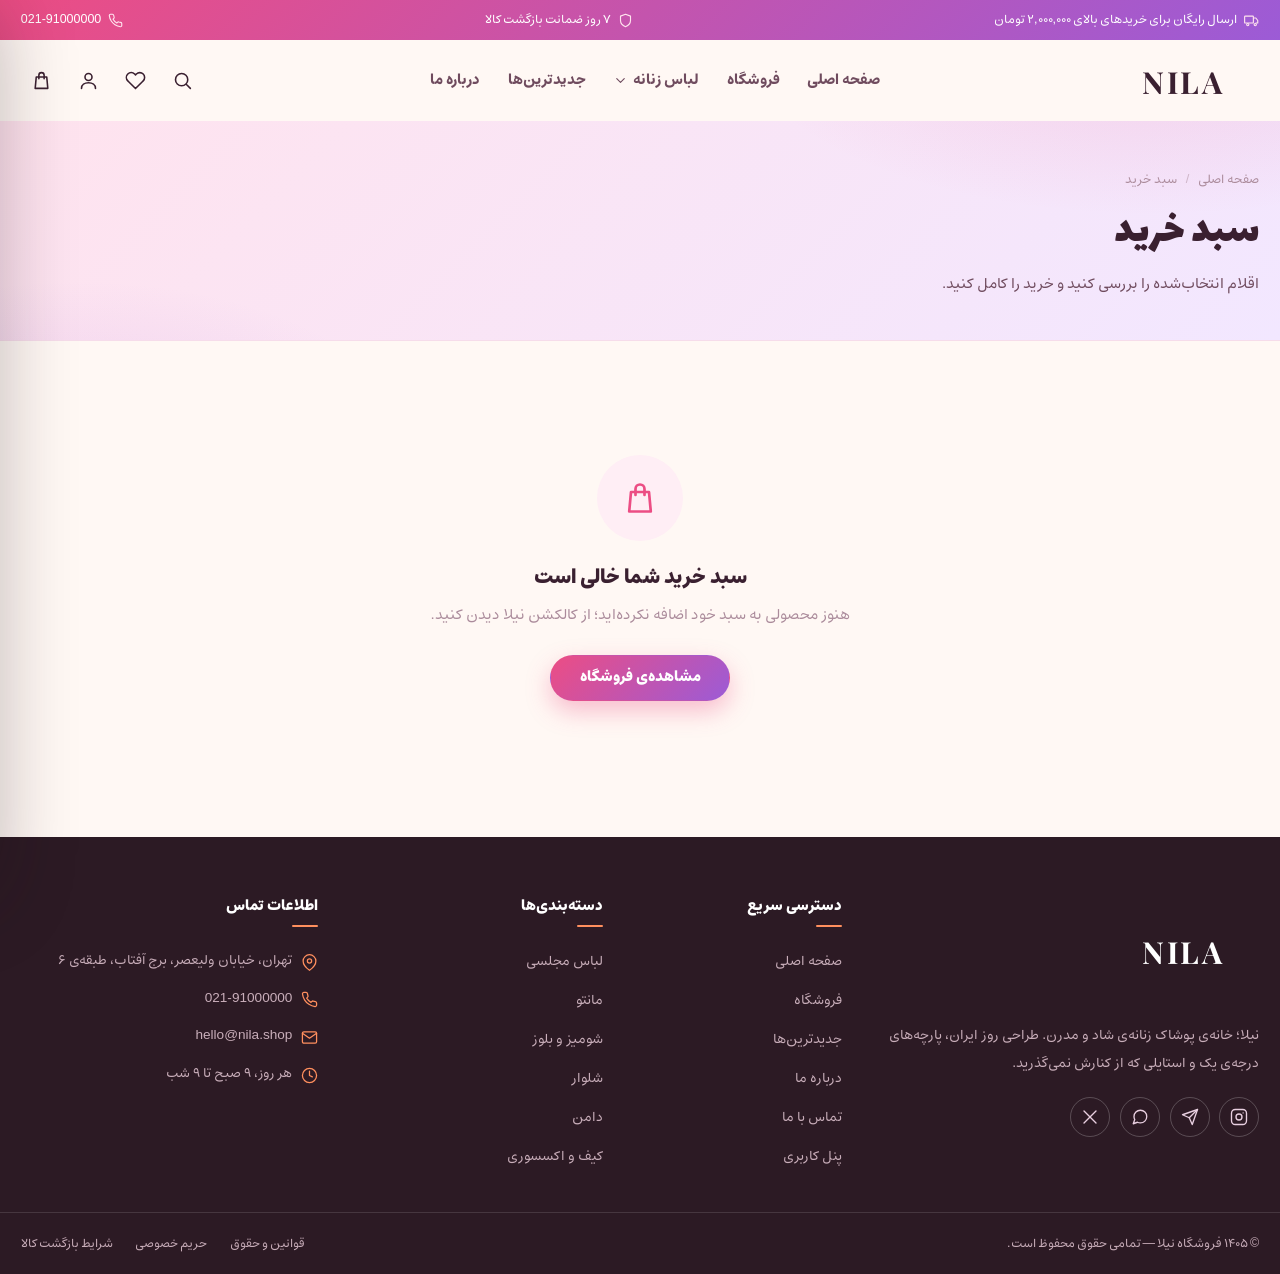
<file: cart.html>
<!DOCTYPE html>
<html lang="fa" dir="rtl">
<head>
  <meta charset="UTF-8">
  <meta name="viewport" content="width=device-width, initial-scale=1.0">
  <title>سبد خرید | نیلا</title>
  <meta name="description" content="سبد خرید فروشگاه نیلا؛ مشاهده اقلام، تغییر تعداد و محاسبه‌ی مبلغ نهایی.">
  <link rel="icon" href="data:image/svg+xml,%3Csvg xmlns='http://www.w3.org/2000/svg' viewBox='0 0 64 64'%3E%3Crect width='64' height='64' rx='14' fill='%23ec4d84'/%3E%3Ctext x='32' y='45' font-size='36' text-anchor='middle' fill='%23fff' font-family='Tahoma'%3E%D9%86%3C/text%3E%3C/svg%3E">
  <link rel="stylesheet" href="css/style.css">
</head>
<body>

  <!-- نوار بالا -->
  <div class="topbar">
    <div class="container topbar-inner">
      <p>
        <svg class="ic" viewBox="0 0 24 24"><rect x="1" y="5" width="14" height="11" rx="1"/><path d="M15 8h4l3 4v4h-3"/><circle cx="6" cy="18.5" r="1.8"/><circle cx="18" cy="18.5" r="1.8"/></svg>
        ارسال رایگان برای خریدهای بالای ۲,۰۰۰,۰۰۰ تومان
      </p>
      <p class="topbar-mid">
        <svg class="ic" viewBox="0 0 24 24"><path d="M12 22s8-3.5 8-10V5l-8-3-8 3v7c0 6.5 8 10 8 10z"/></svg>
        ۷ روز ضمانت بازگشت کالا
      </p>
      <p class="topbar-end">
        <svg class="ic" viewBox="0 0 24 24"><path d="M22 16.9v3a2 2 0 0 1-2.2 2 19.8 19.8 0 0 1-8.6-3.1 19.5 19.5 0 0 1-6-6A19.8 19.8 0 0 1 2.1 4.2 2 2 0 0 1 4.1 2h3a2 2 0 0 1 2 1.7c.1 1 .4 2 .7 2.9a2 2 0 0 1-.5 2.1L8.1 10a16 16 0 0 0 6 6l1.3-1.3a2 2 0 0 1 2.1-.4c.9.3 1.9.5 2.9.7a2 2 0 0 1 1.6 1.9z"/></svg>
        <span dir="ltr">021-91000000</span>
      </p>
    </div>
  </div>

  <!-- هدر -->
  <header class="site-header" id="siteHeader">
    <div class="container header-inner">
      <button class="icon-btn nav-toggle" id="navToggle" aria-label="باز کردن منو">
        <svg class="ic" viewBox="0 0 24 24"><line x1="3" y1="6" x2="21" y2="6"/><line x1="3" y1="12" x2="21" y2="12"/><line x1="3" y1="18" x2="21" y2="18"/></svg>
      </button>

      <a href="index.html" class="logo"><span class="lg-main">NILA</span></a>

      <nav class="main-nav" id="mainNav" aria-label="منوی اصلی">
    <button class="nav-close" id="navClose" type="button" aria-label="بستن منو"><svg class="ic" viewBox="0 0 24 24"><line x1="18" y1="6" x2="6" y2="18"/><line x1="6" y1="6" x2="18" y2="18"/></svg></button>
        <ul class="nav-list">
          <li><a href="index.html">صفحه اصلی</a></li>
          <li><a href="shop.html">فروشگاه</a></li>
          <li class="has-drop">
            <a href="shop.html">لباس زنانه
              <svg class="ic" viewBox="0 0 24 24"><polyline points="6 9 12 15 18 9"/></svg>
            </a>
            <!-- مگا منو -->
            <div class="mega" aria-label="دسته‌بندی لباس زنانه">
              <div class="mega-col">
                <h5>لباس</h5>
                <a href="shop.html?category=dress">لباس مجلسی</a>
                <a href="shop.html">لباس روزمره</a>
                <a href="shop.html?type=new">لباس تابستانی</a>
                <a href="shop.html?category=dress">لباس رسمی</a>
              </div>
              <div class="mega-col">
                <h5>پوشاک</h5>
                <a href="shop.html?category=manteau">مانتو</a>
                <a href="shop.html?category=blouse">شومیز</a>
                <a href="shop.html?category=blouse">بلوز</a>
                <a href="shop.html?category=pants">شلوار</a>
                <a href="shop.html?category=skirt">دامن</a>
              </div>
              <div class="mega-col">
                <h5>اکسسوری</h5>
                <a href="shop.html?category=bag">کیف</a>
                <a href="shop.html?category=bag">کفش</a>
                <a href="shop.html?category=bag">شال</a>
                <a href="shop.html?category=bag">زیورآلات</a>
              </div>
              <a class="mega-media" href="shop.html?type=new">
                <img src="images/mega.jpg" alt="کالکشن جدید نیلا" loading="lazy">
                <span>کالکشن جدید ۱۴۰۵</span>
              </a>
            </div>
          </li>
          <li><a href="shop.html?type=new">جدیدترین‌ها</a></li>
          <li><a href="about.html">درباره ما</a></li>
        </ul>
      </nav>

      <div class="header-actions">
        <button class="icon-btn" id="searchToggle" aria-label="جستجو">
          <svg class="ic" viewBox="0 0 24 24"><circle cx="11" cy="11" r="7"/><line x1="21" y1="21" x2="16.5" y2="16.5"/></svg>
        </button>
        <button class="icon-btn" id="wishBtn" aria-label="علاقه‌مندی‌ها">
          <svg class="ic" viewBox="0 0 24 24"><path d="M20.8 4.6a5.5 5.5 0 0 0-7.8 0L12 5.6l-1-1a5.5 5.5 0 0 0-7.8 7.8l1 1L12 21.2l7.8-7.8 1-1a5.5 5.5 0 0 0 0-7.8z"/></svg>
          <span class="wish-badge" id="wishBadge">۰</span>
        </button>
        <button class="icon-btn" id="accountBtn" aria-label="حساب کاربری">
          <svg class="ic" viewBox="0 0 24 24"><circle cx="12" cy="8" r="4"/><path d="M4 21c0-4.2 3.6-6.5 8-6.5s8 2.3 8 6.5"/></svg>
        </button>
        <button class="icon-btn" id="cartBtn" type="button" aria-label="سبد خرید">
          <svg class="ic" viewBox="0 0 24 24"><path d="M6 8h12l1.2 13H4.8L6 8z"/><path d="M9 10V6a3 3 0 0 1 6 0v4"/></svg>
          <span class="cart-badge" id="cartBadge">۰</span>
        </button>
      </div>
    </div>

    <!-- پنل جستجو -->
    <div class="search-panel" id="searchPanel">
      <div class="container search-inner">
        <form class="search-form" id="searchForm" role="search">
          <input type="search" id="searchInput" placeholder="جستجو در نیلا... (مثلاً مانتو یا دامن پلیسه)" autocomplete="off">
          <button class="btn btn-primary" type="submit">جستجو</button>
        </form>
        <p class="search-hints">
          پرجستجوها:
          <a href="shop.html?q=مانتو">مانتو</a>
          <a href="shop.html?q=مجلسی">لباس مجلسی</a>
          <a href="shop.html?q=دامن">دامن</a>
          <a href="shop.html?q=کیف">کیف</a>
          <a href="shop.html?q=بلوز">بلوز</a>
        </p>
      </div>
    </div>
  <div class="nav-overlay" id="navOverlay"></div>
  </header>

  <main>
    <!-- سربرگ صفحه -->
    <section class="page-hero">
      <div class="container">
        <nav class="breadcrumb" aria-label="مسیر صفحه">
          <a href="index.html">صفحه اصلی</a>
          <span class="sep">/</span>
          <span>سبد خرید</span>
        </nav>
        <h1>سبد خرید</h1>
        <p>اقلام انتخاب‌شده را بررسی کنید و خرید را کامل کنید.</p>
      </div>
    </section>

    <!-- حالت خالی (وقتی سبد چیزی ندارد) -->
    <div class="container empty-state cart-empty" id="cartEmpty" hidden>
      <div class="empty-icon">
        <svg class="ic" viewBox="0 0 24 24"><path d="M6 8h12l1.2 13H4.8L6 8z"/><path d="M9 10V6a3 3 0 0 1 6 0v4"/></svg>
      </div>
      <h3>سبد خرید شما خالی است</h3>
      <p>هنوز محصولی به سبد خود اضافه نکرده‌اید؛ از کالکشن نیلا دیدن کنید.</p>
      <a class="btn btn-primary" href="shop.html">مشاهده‌ی فروشگاه</a>
    </div>

    <!-- محتوای سبد -->
    <section class="container" id="cartWrap">
      <div class="cart-layout">

        <!-- لیست اقلام -->
        <div class="cart-items" id="cartItems"><!-- با جاوااسکریپت پر می‌شود --></div>

        <!-- خلاصه‌ی سبد -->
        <aside class="cart-summary">
          <h3>خلاصه‌ی سبد</h3>
          <div class="sum-row"><span>تعداد اقلام</span><strong id="sumCount">—</strong></div>
          <div class="sum-row"><span>جمع محصولات</span><strong id="sumSubtotal">—</strong></div>
          <div class="sum-row"><span>مبلغ تخفیف</span><strong class="sum-save" id="sumDiscount">—</strong></div>
          <div class="sum-row" id="sumCoupon" style="display:none;"><span>کد تخفیف NILA10</span><strong>—</strong></div>
          <div class="sum-row"><span>هزینه‌ی ارسال</span><strong id="sumShipping">—</strong></div>
          <div class="sum-row total"><span>مبلغ قابل پرداخت</span><strong id="sumTotal">—</strong></div>

          <div class="coupon">
            <input type="text" id="couponInput" placeholder="کد تخفیف (مثلاً NILA10)" aria-label="کد تخفیف">
            <button class="btn btn-dark btn-sm" id="couponBtn" type="button">اعمال</button>
          </div>
          <p class="coupon-msg" id="couponMsg"></p>

          <button class="btn btn-primary btn-block btn-lg" id="checkoutBtn" type="button">ادامه و ثبت سفارش</button>
          <a class="btn btn-outline btn-block" href="shop.html">ادامه‌ی خرید</a>
        </aside>

      </div>

      <!-- نشان‌های اعتماد -->
      <div class="cart-trust">
        <div>
          <svg class="ic" viewBox="0 0 24 24"><path d="M12 22s8-3.5 8-10V5l-8-3-8 3v7c0 6.5 8 10 8 10z"/></svg>
          پرداخت امن از طریق درگاه بانکی
        </div>
        <div>
          <svg class="ic" viewBox="0 0 24 24"><polyline points="1 4 1 10 7 10"/><path d="M3.5 15a9 9 0 1 0 2.1-9.4L1 10"/></svg>
          ۷ روز ضمانت بازگشت کالا
        </div>
        <div>
          <svg class="ic" viewBox="0 0 24 24"><rect x="1" y="5" width="14" height="11" rx="1"/><path d="M15 8h4l3 4v4h-3"/><circle cx="6" cy="18.5" r="1.8"/><circle cx="18" cy="18.5" r="1.8"/></svg>
          ارسال سریع با پیگیری مرسوله
        </div>
      </div>
    </section>
  </main>

  <!-- ═══════════ فوتر ═══════════ -->
  <footer class="site-footer">
    <div class="container footer-grid">
      <div class="f-col f-brand">
        <a href="index.html" class="logo logo-light"><span class="lg-main">NILA</span></a>
        <p>نیلا؛ خانه‌ی پوشاک زنانه‌ی شاد و مدرن. طراحی روز ایران، پارچه‌های درجه‌ی یک و استایلی که از کنارش نمی‌گذرید.</p>
        <div class="socials">
          <a href="#" aria-label="اینستاگرام"><svg class="ic" viewBox="0 0 24 24"><rect x="2" y="2" width="20" height="20" rx="5"/><circle cx="12" cy="12" r="4"/><line x1="17.5" y1="6.5" x2="17.51" y2="6.5"/></svg></a>
          <a href="#" aria-label="تلگرام"><svg class="ic" viewBox="0 0 24 24"><line x1="22" y1="2" x2="11" y2="13"/><polygon points="22 2 15 22 11 13 2 9 22 2"/></svg></a>
          <a href="#" aria-label="واتساپ"><svg class="ic" viewBox="0 0 24 24"><path d="M21 11.5a8.4 8.4 0 0 1-8.5 8.4 8.6 8.6 0 0 1-3.9-.9L3 21l2-5.6a8.3 8.3 0 0 1-1-4.1A8.4 8.4 0 0 1 12.5 3a8.4 8.4 0 0 1 8.5 8.5z"/></svg></a>
          <a href="#" aria-label="ایکس"><svg class="ic" viewBox="0 0 24 24"><line x1="4" y1="4" x2="20" y2="20"/><line x1="20" y1="4" x2="4" y2="20"/></svg></a>
        </div>
      </div>

      <div class="f-col">
        <h4>دسترسی سریع</h4>
        <ul>
          <li><a href="index.html">صفحه اصلی</a></li>
          <li><a href="shop.html">فروشگاه</a></li>
          <li><a href="shop.html?type=new">جدیدترین‌ها</a></li>
          <li><a href="about.html">درباره ما</a></li>
          <li><a href="contact.html">تماس با ما</a></li>
          <li><a href="account.html">پنل کاربری</a></li>
        </ul>
      </div>

      <div class="f-col">
        <h4>دسته‌بندی‌ها</h4>
        <ul>
          <li><a href="shop.html?category=dress">لباس مجلسی</a></li>
          <li><a href="shop.html?category=manteau">مانتو</a></li>
          <li><a href="shop.html?category=blouse">شومیز و بلوز</a></li>
          <li><a href="shop.html?category=pants">شلوار</a></li>
          <li><a href="shop.html?category=skirt">دامن</a></li>
          <li><a href="shop.html?category=bag">کیف و اکسسوری</a></li>
        </ul>
      </div>

      <div class="f-col">
        <h4>اطلاعات تماس</h4>
        <ul class="f-contact">
          <li><svg class="ic" viewBox="0 0 24 24"><path d="M21 10c0 7-9 13-9 13S3 17 3 10a9 9 0 0 1 18 0z"/><circle cx="12" cy="10" r="3"/></svg> تهران، خیابان ولیعصر، برج آفتاب، طبقه‌ی ۶</li>
          <li><svg class="ic" viewBox="0 0 24 24"><path d="M22 16.9v3a2 2 0 0 1-2.2 2 19.8 19.8 0 0 1-8.6-3.1 19.5 19.5 0 0 1-6-6A19.8 19.8 0 0 1 2.1 4.2 2 2 0 0 1 4.1 2h3a2 2 0 0 1 2 1.7c.1 1 .4 2 .7 2.9a2 2 0 0 1-.5 2.1L8.1 10a16 16 0 0 0 6 6l1.3-1.3a2 2 0 0 1 2.1-.4c.9.3 1.9.5 2.9.7a2 2 0 0 1 1.6 1.9z"/></svg> <span dir="ltr">021-91000000</span></li>
          <li><svg class="ic" viewBox="0 0 24 24"><rect x="2" y="4" width="20" height="16" rx="2"/><polyline points="22 6 12 13 2 6"/></svg> hello@nila.shop</li>
          <li><svg class="ic" viewBox="0 0 24 24"><circle cx="12" cy="12" r="10"/><polyline points="12 6 12 12 16 14"/></svg> هر روز، ۹ صبح تا ۹ شب</li>
        </ul>
      </div>
    </div>

    <div class="footer-bottom">
      <div class="container footer-bottom-inner">
        <p>© ۱۴۰۵ فروشگاه نیلا — تمامی حقوق محفوظ است.</p>
        <div class="f-legal">
          <a href="terms.html">قوانین و حقوق</a>
          <a href="terms.html#privacy">حریم خصوصی</a>
          <a href="terms.html#returns">شرایط بازگشت کالا</a>
        </div>
      </div>
    </div>
  </footer>

  <button class="to-top" id="toTop" aria-label="بازگشت به بالا">
    <svg class="ic" viewBox="0 0 24 24"><polyline points="18 15 12 9 6 15"/></svg>
  </button>

  <!-- دراور سبد خرید (کاشه‌شونده از سمت چپ) -->
  <div class="drawer-overlay" id="cartOverlay"></div>
  <aside class="cart-drawer" id="cartDrawer" aria-label="سبد خرید">
    <div class="cd-head">
      <h3>سبد خرید <span class="cd-count" id="cdCount"></span></h3>
      <button class="icon-btn" id="cartClose" type="button" aria-label="بستن سبد">
        <svg class="ic" viewBox="0 0 24 24"><line x1="18" y1="6" x2="6" y2="18"/><line x1="6" y1="6" x2="18" y2="18"/></svg>
      </button>
    </div>
    <div class="cd-items" id="cdItems"><!-- با جاوااسکریپت پر می‌شود --></div>
    <div class="cd-foot" id="cdFoot">
      <div class="cd-row"><span>جمع اقلام</span><b id="cdSubtotal"></b></div>
      <div class="cd-row" id="cdSaveRow" style="display:none"><span>سود شما</span><b id="cdSave" style="color:var(--green)"></b></div>
      <div class="cd-row"><span>هزینه‌ی ارسال</span><b id="cdShipping"></b></div>
      <div class="cd-row total"><span>مبلغ قابل پرداخت</span><b id="cdTotal"></b></div>
      <button class="btn btn-primary btn-block" id="cdCheckout" type="button">
        <svg class="ic" viewBox="0 0 24 24"><path d="M6 8h12l1.2 13H4.8L6 8z"/><path d="M9 10V6a3 3 0 0 1 6 0v4"/></svg>
        تکمیل خرید
      </button>
      <a class="cd-link" href="cart.html">مشاهده‌ی کامل سبد خرید</a>
    </div>
  </aside>

  <script src="js/products.js"></script>
  <script src="js/main.js"></script>
  <script src="js/cart.js"></script>
</body>
</html>
</file>
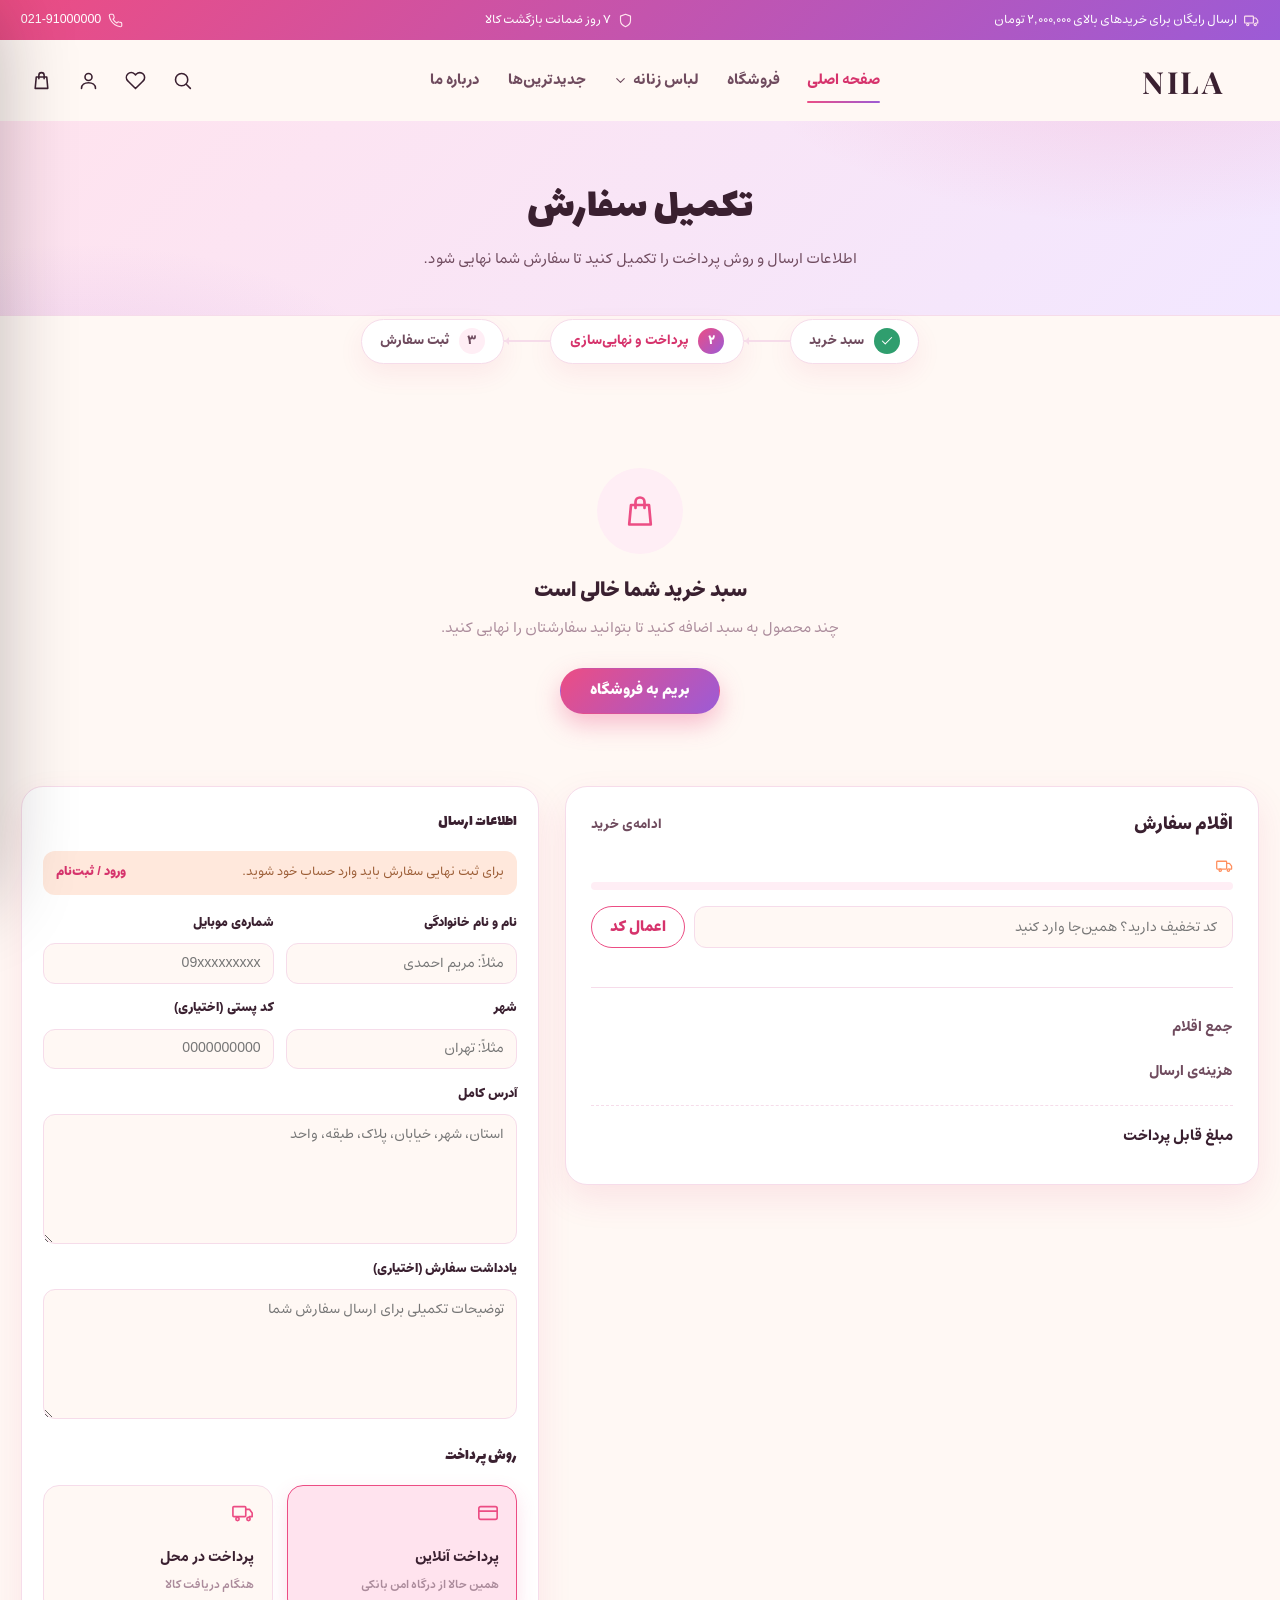
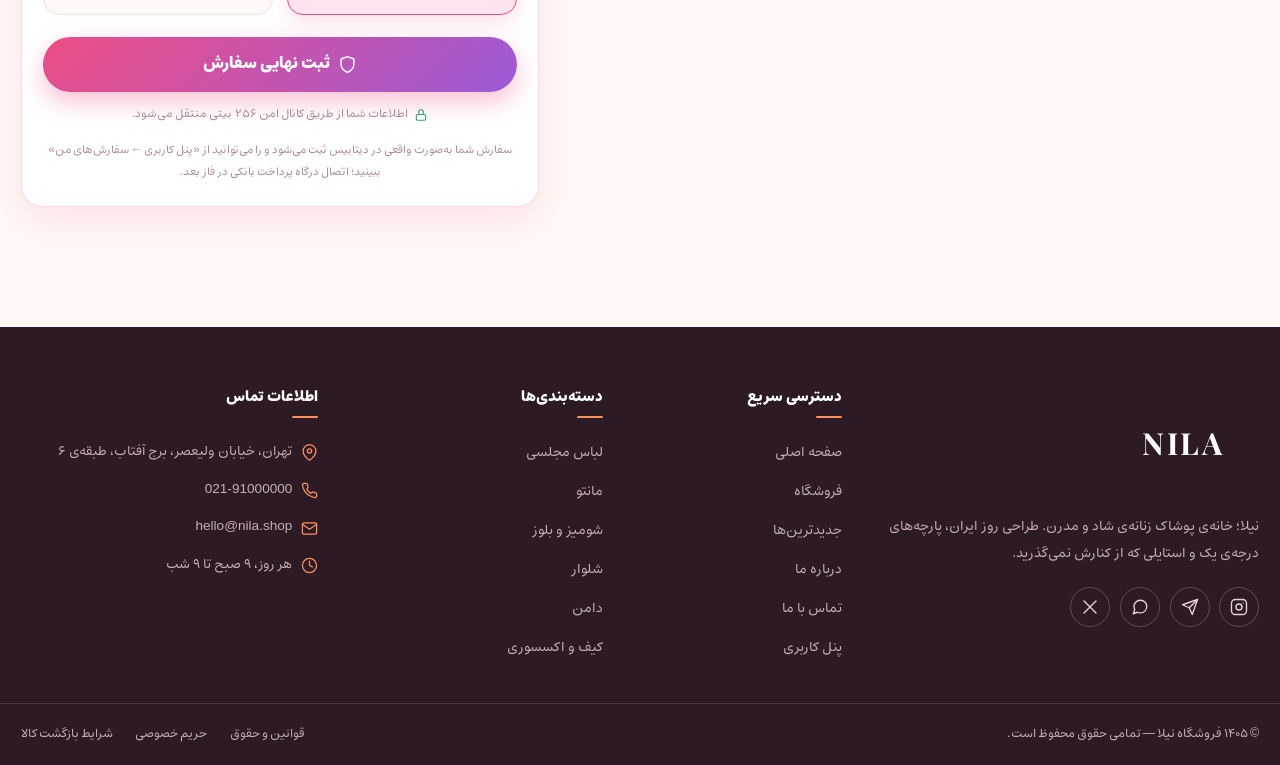
<file: checkout.html>
<!DOCTYPE html>
<html lang="fa" dir="rtl">
<head>
  <meta charset="UTF-8">
  <meta name="viewport" content="width=device-width, initial-scale=1.0">
  <title>فاکتور / تکمیل خرید | نیلا</title>
  <meta name="description" content="تکمیل خرید و مشاهده‌ی فاکتور سفارش در فروشگاه نیلا.">
  <link rel="icon" href="data:image/svg+xml,%3Csvg xmlns='http://www.w3.org/2000/svg' viewBox='0 0 64 64'%3E%3Crect width='64' height='64' rx='16' fill='%23ec4d84'/%3E%3Ctext x='32' y='45' font-size='36' text-anchor='middle' fill='%23fff' font-family='Tahoma'%3E%D9%86%3C/text%3E%3C/svg%3E">
  <link rel="stylesheet" href="css/style.css">
</head>
<body>

  <!-- نوار بالا -->
  <div class="topbar">
    <div class="container topbar-inner">
      <p>
        <svg class="ic" viewBox="0 0 24 24"><rect x="1" y="5" width="14" height="11" rx="1"/><path d="M15 8h4l3 4v4h-3"/><circle cx="6" cy="18.5" r="1.8"/><circle cx="18" cy="18.5" r="1.8"/></svg>
        ارسال رایگان برای خریدهای بالای ۲,۰۰۰,۰۰۰ تومان
      </p>
      <p class="topbar-mid">
        <svg class="ic" viewBox="0 0 24 24"><path d="M12 22s8-3.5 8-10V5l-8-3-8 3v7c0 6.5 8 10 8 10z"/></svg>
        ۷ روز ضمانت بازگشت کالا
      </p>
      <p class="topbar-end">
        <svg class="ic" viewBox="0 0 24 24"><path d="M22 16.9v3a2 2 0 0 1-2.2 2 19.8 19.8 0 0 1-8.6-3.1 19.5 19.5 0 0 1-6-6A19.8 19.8 0 0 1 2.1 4.2 2 2 0 0 1 4.1 2h3a2 2 0 0 1 2 1.7c.1 1 .4 2 .7 2.9a2 2 0 0 1-.5 2.1L8.1 10a16 16 0 0 0 6 6l1.3-1.3a2 2 0 0 1 2.1-.4c.9.3 1.9.5 2.9.7a2 2 0 0 1 1.6 1.9z"/></svg>
        <span dir="ltr">021-91000000</span>
      </p>
    </div>
  </div>

  <!-- هدر -->
  <header class="site-header" id="siteHeader">
    <div class="container header-inner">
      <button class="icon-btn nav-toggle" id="navToggle" aria-label="باز کردن منو">
        <svg class="ic" viewBox="0 0 24 24"><line x1="3" y1="6" x2="21" y2="6"/><line x1="3" y1="12" x2="21" y2="12"/><line x1="3" y1="18" x2="21" y2="18"/></svg>
      </button>

      <a href="index.html" class="logo"><span class="lg-main">NILA</span></a>

      <nav class="main-nav" id="mainNav" aria-label="منوی اصلی">
    <button class="nav-close" id="navClose" type="button" aria-label="بستن منو"><svg class="ic" viewBox="0 0 24 24"><line x1="18" y1="6" x2="6" y2="18"/><line x1="6" y1="6" x2="18" y2="18"/></svg></button>
        <ul class="nav-list">
          <li><a href="index.html" class="active">صفحه اصلی</a></li>
          <li><a href="shop.html">فروشگاه</a></li>
          <li class="has-drop">
            <a href="shop.html">لباس زنانه
              <svg class="ic" viewBox="0 0 24 24"><polyline points="6 9 12 15 18 9"/></svg>
            </a>
            <!-- مگا منو -->
            <div class="mega" aria-label="دسته‌بندی لباس زنانه">
              <div class="mega-col">
                <h5>لباس</h5>
                <a href="shop.html?category=dress">لباس مجلسی</a>
                <a href="shop.html">لباس روزمره</a>
                <a href="shop.html?type=new">لباس تابستانی</a>
                <a href="shop.html?category=dress">لباس رسمی</a>
              </div>
              <div class="mega-col">
                <h5>پوشاک</h5>
                <a href="shop.html?category=manteau">مانتو</a>
                <a href="shop.html?category=blouse">شومیز</a>
                <a href="shop.html?category=blouse">بلوز</a>
                <a href="shop.html?category=pants">شلوار</a>
                <a href="shop.html?category=skirt">دامن</a>
              </div>
              <div class="mega-col">
                <h5>اکسسوری</h5>
                <a href="shop.html?category=bag">کیف</a>
                <a href="shop.html?category=bag">کفش</a>
                <a href="shop.html?category=bag">شال</a>
                <a href="shop.html?category=bag">زیورآلات</a>
              </div>
              <a class="mega-media" href="shop.html?type=new">
                <img src="images/mega.jpg" alt="کالکشن جدید نیلا" loading="lazy">
                <span>کالکشن جدید ۱۴۰۵</span>
              </a>
            </div>
          </li>
          <li><a href="shop.html?type=new">جدیدترین‌ها</a></li>
          <li><a href="about.html">درباره ما</a></li>
        </ul>
      </nav>

      <div class="header-actions">
        <button class="icon-btn" id="searchToggle" aria-label="جستجو">
          <svg class="ic" viewBox="0 0 24 24"><circle cx="11" cy="11" r="7"/><line x1="21" y1="21" x2="16.5" y2="16.5"/></svg>
        </button>
        <button class="icon-btn" id="wishBtn" aria-label="علاقه‌مندی‌ها">
          <svg class="ic" viewBox="0 0 24 24"><path d="M20.8 4.6a5.5 5.5 0 0 0-7.8 0L12 5.6l-1-1a5.5 5.5 0 0 0-7.8 7.8l1 1L12 21.2l7.8-7.8 1-1a5.5 5.5 0 0 0 0-7.8z"/></svg>
          <span class="wish-badge" id="wishBadge">۰</span>
        </button>
        <button class="icon-btn" id="accountBtn" aria-label="حساب کاربری">
          <svg class="ic" viewBox="0 0 24 24"><circle cx="12" cy="8" r="4"/><path d="M4 21c0-4.2 3.6-6.5 8-6.5s8 2.3 8 6.5"/></svg>
        </button>
        <button class="icon-btn" id="cartBtn" type="button" aria-label="سبد خرید">
          <svg class="ic" viewBox="0 0 24 24"><path d="M6 8h12l1.2 13H4.8L6 8z"/><path d="M9 10V6a3 3 0 0 1 6 0v4"/></svg>
          <span class="cart-badge" id="cartBadge">۰</span>
        </button>
      </div>
    </div>

    <!-- پنل جستجو -->
    <div class="search-panel" id="searchPanel">
      <div class="container search-inner">
        <form class="search-form" id="searchForm" role="search">
          <input type="search" id="searchInput" placeholder="جستجو در نیلا... (مثلاً مانتو یا دامن پلیسه)" autocomplete="off">
          <button class="btn btn-primary" type="submit">جستجو</button>
        </form>
        <p class="search-hints">
          پرجستجوها:
          <a href="shop.html?q=مانتو">مانتو</a>
          <a href="shop.html?q=مجلسی">لباس مجلسی</a>
          <a href="shop.html?q=دامن">دامن</a>
          <a href="shop.html?q=کیف">کیف</a>
          <a href="shop.html?q=بلوز">بلوز</a>
        </p>
      </div>
    </div>
  <div class="nav-overlay" id="navOverlay"></div>
  </header>

  <main>
    <section class="page-hero page-hero--center">
      <div class="container">
        <h1>تکمیل سفارش</h1>
        <p>اطلاعات ارسال و روش پرداخت را تکمیل کنید تا سفارش شما نهایی شود.</p>
      </div>
    </section>

    <section class="container" style="padding-bottom:3rem;">
      <div class="ck-steps" aria-label="مراحل ثبت سفارش">
        <div class="ck-step done">
          <span class="st-n"><svg class="ic" viewBox="0 0 24 24"><polyline points="20 6 9 17 4 12"/></svg></span>
          <span>سبد خرید</span>
        </div>
        <div class="ck-step-arrow"></div>
        <div class="ck-step active">
          <span class="st-n">۲</span>
          <span>پرداخت و نهایی‌سازی</span>
        </div>
        <div class="ck-step-arrow"></div>
        <div class="ck-step">
          <span class="st-n">۳</span>
          <span>ثبت سفارش</span>
        </div>
      </div>

      <div id="ckEmpty" hidden>
        <div class="empty-state">
          <div class="empty-icon">
            <svg class="ic" viewBox="0 0 24 24"><path d="M6 8h12l1.2 13H4.8L6 8z"/><path d="M9 10V6a3 3 0 0 1 6 0v4"/></svg>
          </div>
          <h3>سبد خرید شما خالی است</h3>
          <p>چند محصول به سبد اضافه کنید تا بتوانید سفارشتان را نهایی کنید.</p>
          <a class="btn btn-primary" href="shop.html">بریم به فروشگاه</a>
        </div>
      </div>

      <div class="ck-layout" id="ckWrap">
        <section class="ck-items-card">
          <div class="ci-head">
            <h3>اقلام سفارش <span class="ck-count" id="ckCount"></span></h3>
            <a class="ck-backlink" href="shop.html">ادامه‌ی خرید</a>
          </div>
          <div class="ci-list" id="ckItems"><!-- با جاوااسکریپت پر می‌شود --></div>

          <div class="ship-progress" id="ckShipProg">
            <div class="sp-label">
              <svg class="ic" viewBox="0 0 24 24"><rect x="1" y="6" width="14" height="11" rx="1"/><path d="M15 9h4l3 4v4h-3"/><circle cx="6" cy="18.5" r="1.7"/><circle cx="17.5" cy="18.5" r="1.7"/></svg>
              <span id="ckShipLabel"></span>
            </div>
            <div class="sp-bar"><div class="sp-fill" id="ckShipFill"></div></div>
          </div>

          <div class="ck-coupon">
            <input type="text" id="ckCouponInput" placeholder="کد تخفیف دارید؟ همین‌جا وارد کنید">
            <button class="btn btn-outline" type="button" id="ckCouponBtn">اعمال کد</button>
          </div>
          <div class="ck-coupon-msg" id="ckCouponMsg"></div>

          <div class="ck-totals">
            <div class="sum-row"><span>جمع اقلام</span><strong id="ckSubtotal"></strong></div>
            <div class="sum-row ck-save" id="ckSaveRow" style="display:none"><span>سود شما از تخفیف‌ها</span><strong id="ckSave"></strong></div>
            <div class="sum-row ck-save" id="ckCouponRow" style="display:none"><span>تخفیف کد</span><strong id="ckCouponVal"></strong></div>
            <div class="sum-row"><span>هزینه‌ی ارسال</span><strong id="ckShipping"></strong></div>
            <div class="sum-row total"><span>مبلغ قابل پرداخت</span><strong id="ckTotal"></strong></div>
          </div>
        </section>

        <form class="ck-form-card" id="ckForm" novalidate>
          <h3>اطلاعات ارسال</h3>
          <div class="ck-greet" id="ckGreet">
            <span class="av" id="ckGreetAv"></span>
            <div><b id="ckGreetName"></b><span>خوش آمدید؛ سفارش با نام شما ثبت می‌شود.</span></div>
          </div>
          <div class="ck-login-hint" id="ckLoginHint">
            <span>برای ثبت نهایی سفارش باید وارد حساب خود شوید.</span>
            <a href="login.php?next=checkout.html">ورود / ثبت‌نام</a>
          </div>
          <div class="form-grid">
            <div class="field"><label for="ckName">نام و نام خانوادگی</label><input type="text" id="ckName" placeholder="مثلاً: مریم احمدی" required></div>
            <div class="field"><label for="ckPhone">شماره‌ی موبایل</label><input type="tel" id="ckPhone" placeholder="09xxxxxxxxx" dir="ltr" style="text-align:right" required></div>
            <div class="field"><label for="ckCity">شهر</label><input type="text" id="ckCity" placeholder="مثلاً: تهران"></div>
            <div class="field"><label for="ckZip">کد پستی (اختیاری)</label><input type="text" id="ckZip" placeholder="0000000000" dir="ltr" style="text-align:right"></div>
            <div class="field full"><label for="ckAddress">آدرس کامل</label><textarea id="ckAddress" rows="3" placeholder="استان، شهر، خیابان، پلاک، طبقه، واحد" required></textarea></div>
            <div class="field full"><label for="ckNote">یادداشت سفارش (اختیاری)</label><textarea id="ckNote" rows="2" placeholder="توضیحات تکمیلی برای ارسال سفارش شما"></textarea></div>
          </div>
          <h3 style="margin-top:1.5rem;">روش پرداخت</h3>
          <div class="pay-opts">
            <label class="pay-opt">
              <input type="radio" name="ckPay" value="bank" checked>
              <svg class="ic" viewBox="0 0 24 24"><rect x="2" y="5" width="20" height="14" rx="2"/><line x1="2" y1="10" x2="22" y2="10"/></svg>
              <b>پرداخت آنلاین</b>
              <span>همین حالا از درگاه امن بانکی</span>
            </label>
            <label class="pay-opt">
              <input type="radio" name="ckPay" value="cod">
              <svg class="ic" viewBox="0 0 24 24"><rect x="1" y="5" width="14" height="11" rx="1"/><path d="M15 8h4l3 4v4h-3"/><circle cx="6" cy="18.5" r="1.8"/><circle cx="18" cy="18.5" r="1.8"/></svg>
              <b>پرداخت در محل</b>
              <span>هنگام دریافت کالا</span>
            </label>
          </div>
          <button class="btn btn-primary btn-lg btn-block" type="submit" style="margin-top:1.4rem;">
            <svg class="ic" viewBox="0 0 24 24"><path d="M12 22s8-3.5 8-10V5l-8-3-8 3v7c0 6.5 8 10 8 10z"/></svg>
            ثبت نهایی سفارش
          </button>
          <p class="ck-secure">
            <svg class="ic" viewBox="0 0 24 24"><rect x="4" y="11" width="16" height="10" rx="2"/><path d="M8 11V7a4 4 0 0 1 8 0v4"/></svg>
            اطلاعات شما از طریق کانال امن ۲۵۶ بیتی منتقل می‌شود.
          </p>
          <p style="margin-top:.8rem; font-size:.72rem; color:var(--muted); text-align:center;">
            سفارش شما به‌صورت واقعی در دیتابیس ثبت می‌شود و را می‌توانید از «پنل کاربری ← سفارش‌های من» ببینید؛ اتصال درگاه پرداخت بانکی در فاز بعد.
          </p>
        </form>
      </div>

      <section id="ckDone" hidden>
        <div class="ck-success">
          <div class="ok-ic"><svg class="ic" viewBox="0 0 24 24"><polyline points="20 6 9 17 4 12"/></svg></div>
          <h2>سفارش شما با موفقیت ثبت شد</h2>
          <p>از اعتماد شما سپاسگزاریم. کارشناسان نیلا به‌زودی برای هماهنگی ارسال با شما تماس می‌گیرند.</p>
          <span class="ck-order" id="ckOrderNo"></span>
          <p style="margin-top:.6rem;">مبلغ قابل پرداخت: <b id="ckPaid"></b></p>
          <div class="actions">
            <a class="btn btn-primary" href="account.html?tab=orders">مشاهده‌ی سفارش‌های من</a>
            <a class="btn btn-outline" href="shop.html">ادامه‌ی خرید</a>
            <a class="btn btn-outline" href="index.html">بازگشت به صفحه‌ی اصلی</a>
          </div>
        </div>
      </section>
    </section>
  </main>
  <!-- ═══════════ فوتر ═══════════ -->
  <footer class="site-footer">
    <div class="container footer-grid">
      <div class="f-col f-brand">
        <a href="index.html" class="logo logo-light"><span class="lg-main">NILA</span></a>
        <p>نیلا؛ خانه‌ی پوشاک زنانه‌ی شاد و مدرن. طراحی روز ایران، پارچه‌های درجه‌ی یک و استایلی که از کنارش نمی‌گذرید.</p>
        <div class="socials">
          <a href="#" aria-label="اینستاگرام"><svg class="ic" viewBox="0 0 24 24"><rect x="2" y="2" width="20" height="20" rx="5"/><circle cx="12" cy="12" r="4"/><line x1="17.5" y1="6.5" x2="17.51" y2="6.5"/></svg></a>
          <a href="#" aria-label="تلگرام"><svg class="ic" viewBox="0 0 24 24"><line x1="22" y1="2" x2="11" y2="13"/><polygon points="22 2 15 22 11 13 2 9 22 2"/></svg></a>
          <a href="#" aria-label="واتساپ"><svg class="ic" viewBox="0 0 24 24"><path d="M21 11.5a8.4 8.4 0 0 1-8.5 8.4 8.6 8.6 0 0 1-3.9-.9L3 21l2-5.6a8.3 8.3 0 0 1-1-4.1A8.4 8.4 0 0 1 12.5 3a8.4 8.4 0 0 1 8.5 8.5z"/></svg></a>
          <a href="#" aria-label="ایکس"><svg class="ic" viewBox="0 0 24 24"><line x1="4" y1="4" x2="20" y2="20"/><line x1="20" y1="4" x2="4" y2="20"/></svg></a>
        </div>
      </div>

      <div class="f-col">
        <h4>دسترسی سریع</h4>
        <ul>
          <li><a href="index.html">صفحه اصلی</a></li>
          <li><a href="shop.html">فروشگاه</a></li>
          <li><a href="shop.html?type=new">جدیدترین‌ها</a></li>
          <li><a href="about.html">درباره ما</a></li>
          <li><a href="contact.html">تماس با ما</a></li>
          <li><a href="account.html">پنل کاربری</a></li>
        </ul>
      </div>

      <div class="f-col">
        <h4>دسته‌بندی‌ها</h4>
        <ul>
          <li><a href="shop.html?category=dress">لباس مجلسی</a></li>
          <li><a href="shop.html?category=manteau">مانتو</a></li>
          <li><a href="shop.html?category=blouse">شومیز و بلوز</a></li>
          <li><a href="shop.html?category=pants">شلوار</a></li>
          <li><a href="shop.html?category=skirt">دامن</a></li>
          <li><a href="shop.html?category=bag">کیف و اکسسوری</a></li>
        </ul>
      </div>

      <div class="f-col">
        <h4>اطلاعات تماس</h4>
        <ul class="f-contact">
          <li><svg class="ic" viewBox="0 0 24 24"><path d="M21 10c0 7-9 13-9 13S3 17 3 10a9 9 0 0 1 18 0z"/><circle cx="12" cy="10" r="3"/></svg> تهران، خیابان ولیعصر، برج آفتاب، طبقه‌ی ۶</li>
          <li><svg class="ic" viewBox="0 0 24 24"><path d="M22 16.9v3a2 2 0 0 1-2.2 2 19.8 19.8 0 0 1-8.6-3.1 19.5 19.5 0 0 1-6-6A19.8 19.8 0 0 1 2.1 4.2 2 2 0 0 1 4.1 2h3a2 2 0 0 1 2 1.7c.1 1 .4 2 .7 2.9a2 2 0 0 1-.5 2.1L8.1 10a16 16 0 0 0 6 6l1.3-1.3a2 2 0 0 1 2.1-.4c.9.3 1.9.5 2.9.7a2 2 0 0 1 1.6 1.9z"/></svg> <span dir="ltr">021-91000000</span></li>
          <li><svg class="ic" viewBox="0 0 24 24"><rect x="2" y="4" width="20" height="16" rx="2"/><polyline points="22 6 12 13 2 6"/></svg> hello@nila.shop</li>
          <li><svg class="ic" viewBox="0 0 24 24"><circle cx="12" cy="12" r="10"/><polyline points="12 6 12 12 16 14"/></svg> هر روز، ۹ صبح تا ۹ شب</li>
        </ul>
      </div>
    </div>

    <div class="footer-bottom">
      <div class="container footer-bottom-inner">
        <p>© ۱۴۰۵ فروشگاه نیلا — تمامی حقوق محفوظ است.</p>
        <div class="f-legal">
          <a href="terms.html">قوانین و حقوق</a>
          <a href="terms.html#privacy">حریم خصوصی</a>
          <a href="terms.html#returns">شرایط بازگشت کالا</a>
        </div>
      </div>
    </div>
  </footer>

  <button class="to-top" id="toTop" aria-label="بازگشت به بالا">
    <svg class="ic" viewBox="0 0 24 24"><polyline points="18 15 12 9 6 15"/></svg>
  </button>

  <!-- دراور سبد خرید (کاشه‌شونده از سمت چپ) -->
  <div class="drawer-overlay" id="cartOverlay"></div>
  <aside class="cart-drawer" id="cartDrawer" aria-label="سبد خرید">
    <div class="cd-head">
      <h3>سبد خرید <span class="cd-count" id="cdCount"></span></h3>
      <button class="icon-btn" id="cartClose" type="button" aria-label="بستن سبد">
        <svg class="ic" viewBox="0 0 24 24"><line x1="18" y1="6" x2="6" y2="18"/><line x1="6" y1="6" x2="18" y2="18"/></svg>
      </button>
    </div>
    <div class="cd-items" id="cdItems"><!-- با جاوااسکریپت پر می‌شود --></div>
    <div class="cd-foot" id="cdFoot">
      <div class="cd-row"><span>جمع اقلام</span><b id="cdSubtotal"></b></div>
      <div class="cd-row" id="cdSaveRow" style="display:none"><span>سود شما</span><b id="cdSave" style="color:var(--green)"></b></div>
      <div class="cd-row"><span>هزینه‌ی ارسال</span><b id="cdShipping"></b></div>
      <div class="cd-row total"><span>مبلغ قابل پرداخت</span><b id="cdTotal"></b></div>
      <button class="btn btn-primary btn-block" id="cdCheckout" type="button">
        <svg class="ic" viewBox="0 0 24 24"><path d="M6 8h12l1.2 13H4.8L6 8z"/><path d="M9 10V6a3 3 0 0 1 6 0v4"/></svg>
        تکمیل خرید
      </button>
      <a class="cd-link" href="cart.html">مشاهده‌ی کامل سبد خرید</a>
    </div>
  </aside>

  <script src="js/products.js"></script>
  <script src="js/main.js"></script>
  <script src="js/checkout.js"></script>
</body>
</html>
</file>
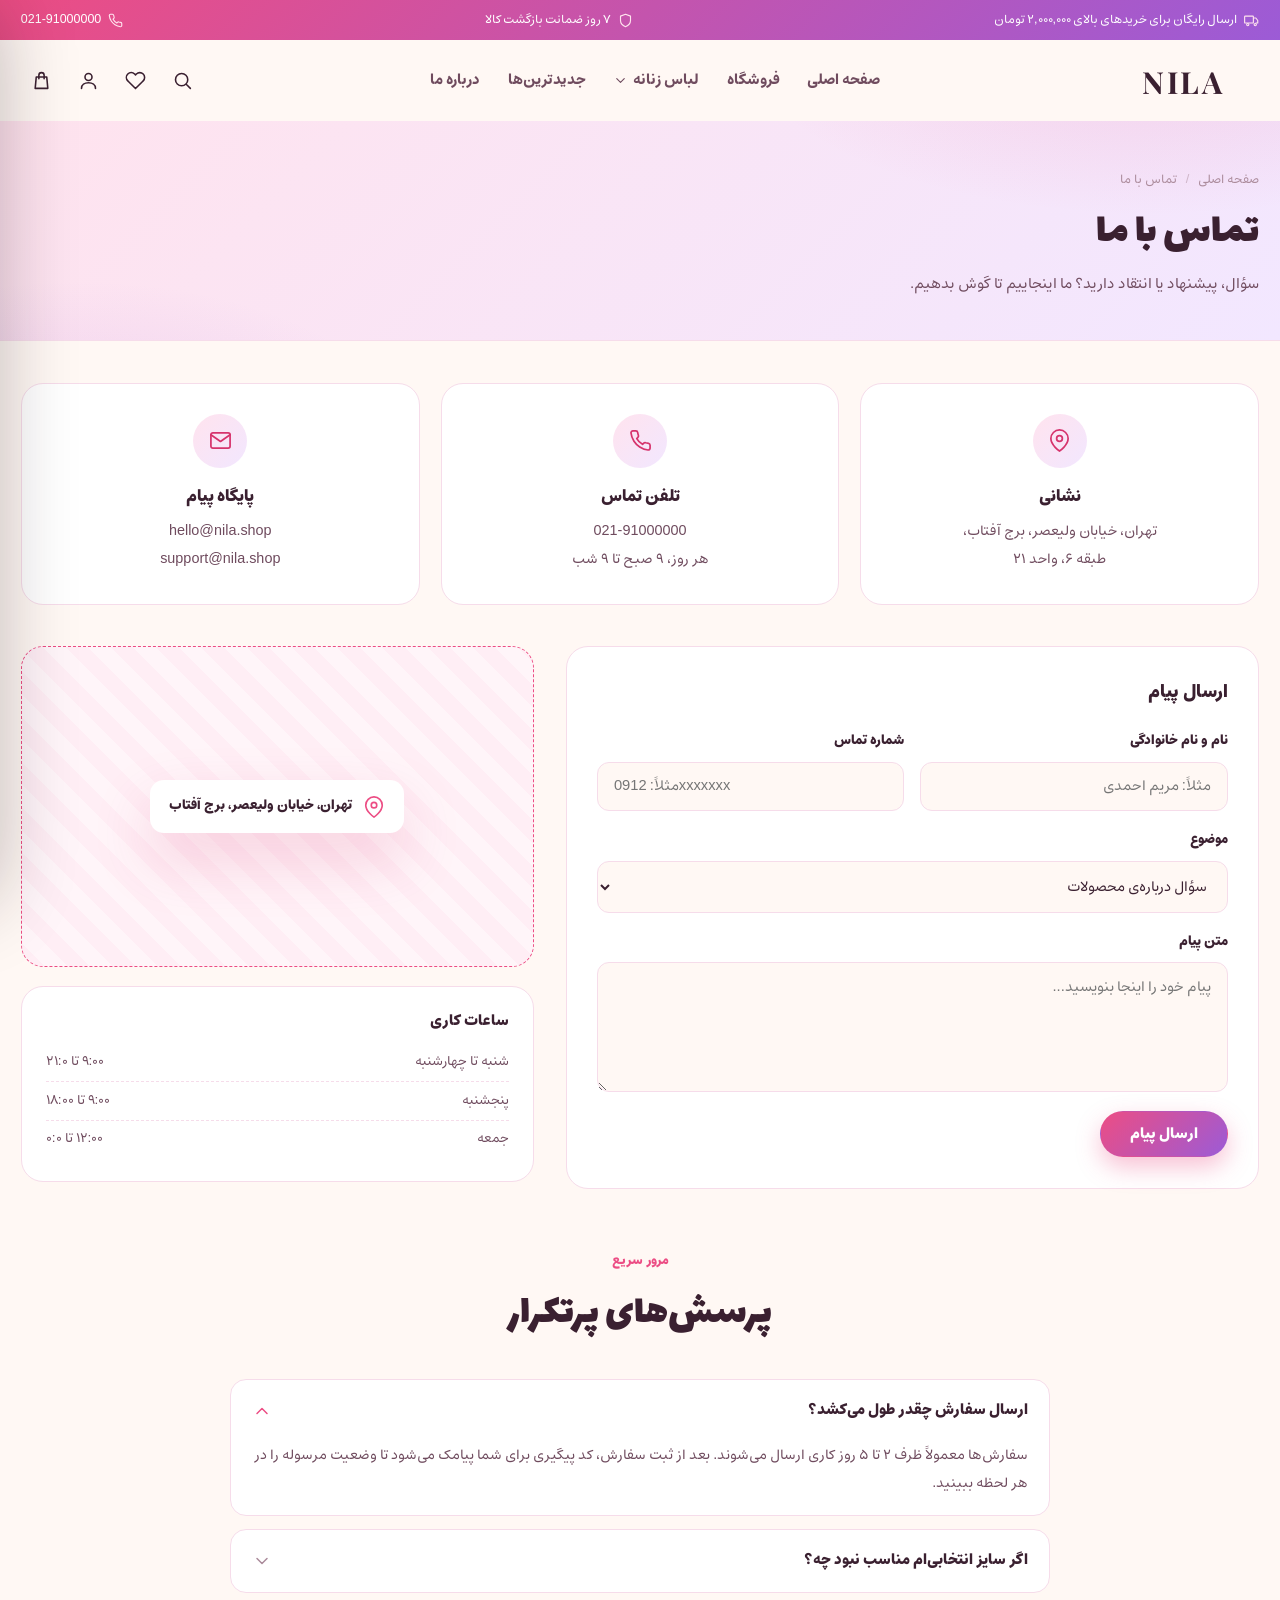
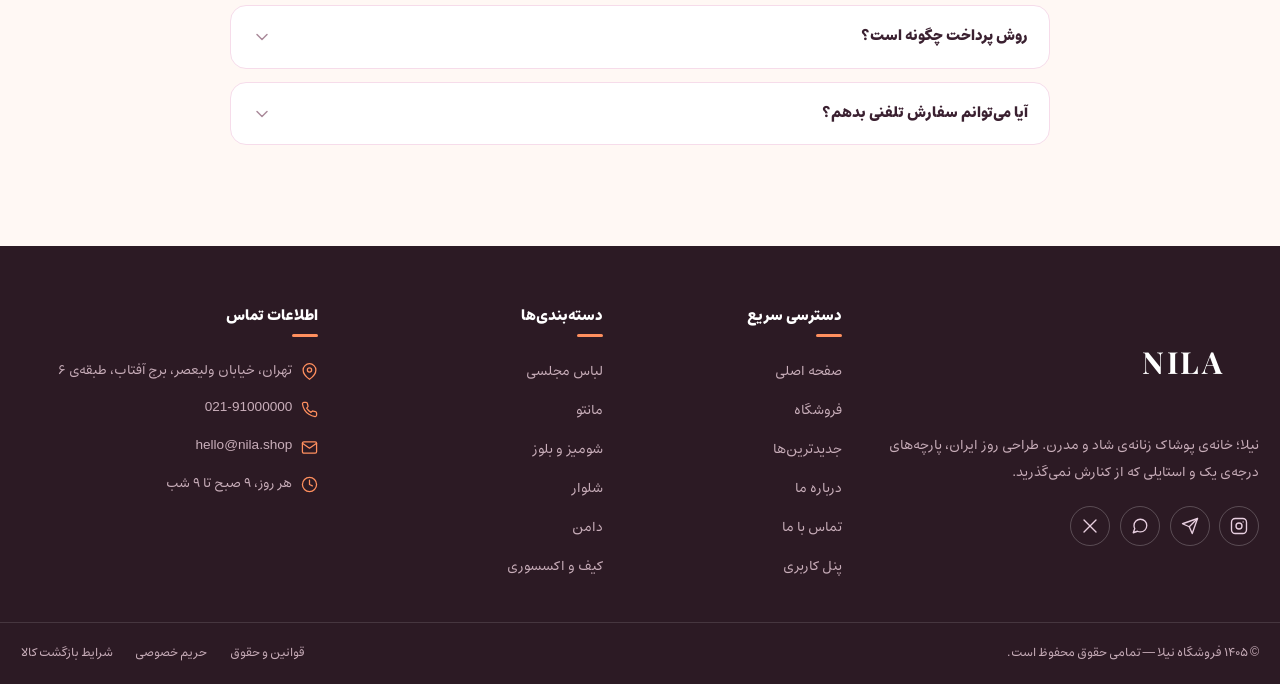
<file: contact.html>
<!DOCTYPE html>
<html lang="fa" dir="rtl">
<head>
  <meta charset="UTF-8">
  <meta name="viewport" content="width=device-width, initial-scale=1.0">
  <title>تماس با ما | نیلا</title>
  <meta name="description" content="تماس با فروشگاه نیلا؛ ارسال پیام، اطلاعات تماس و پاسخ پرسش‌های پرتکرار.">
  <link rel="icon" href="data:image/svg+xml,%3Csvg xmlns='http://www.w3.org/2000/svg' viewBox='0 0 64 64'%3E%3Crect width='64' height='64' rx='14' fill='%23ec4d84'/%3E%3Ctext x='32' y='45' font-size='36' text-anchor='middle' fill='%23fff' font-family='Tahoma'%3E%D9%86%3C/text%3E%3C/svg%3E">
  <link rel="stylesheet" href="css/style.css">
</head>
<body>

  <!-- نوار بالا -->
  <div class="topbar">
    <div class="container topbar-inner">
      <p>
        <svg class="ic" viewBox="0 0 24 24"><rect x="1" y="5" width="14" height="11" rx="1"/><path d="M15 8h4l3 4v4h-3"/><circle cx="6" cy="18.5" r="1.8"/><circle cx="18" cy="18.5" r="1.8"/></svg>
        ارسال رایگان برای خریدهای بالای ۲,۰۰۰,۰۰۰ تومان
      </p>
      <p class="topbar-mid">
        <svg class="ic" viewBox="0 0 24 24"><path d="M12 22s8-3.5 8-10V5l-8-3-8 3v7c0 6.5 8 10 8 10z"/></svg>
        ۷ روز ضمانت بازگشت کالا
      </p>
      <p class="topbar-end">
        <svg class="ic" viewBox="0 0 24 24"><path d="M22 16.9v3a2 2 0 0 1-2.2 2 19.8 19.8 0 0 1-8.6-3.1 19.5 19.5 0 0 1-6-6A19.8 19.8 0 0 1 2.1 4.2 2 2 0 0 1 4.1 2h3a2 2 0 0 1 2 1.7c.1 1 .4 2 .7 2.9a2 2 0 0 1-.5 2.1L8.1 10a16 16 0 0 0 6 6l1.3-1.3a2 2 0 0 1 2.1-.4c.9.3 1.9.5 2.9.7a2 2 0 0 1 1.6 1.9z"/></svg>
        <span dir="ltr">021-91000000</span>
      </p>
    </div>
  </div>

  <!-- هدر -->
  <header class="site-header" id="siteHeader">
    <div class="container header-inner">
      <button class="icon-btn nav-toggle" id="navToggle" aria-label="باز کردن منو">
        <svg class="ic" viewBox="0 0 24 24"><line x1="3" y1="6" x2="21" y2="6"/><line x1="3" y1="12" x2="21" y2="12"/><line x1="3" y1="18" x2="21" y2="18"/></svg>
      </button>

      <a href="index.html" class="logo"><span class="lg-main">NILA</span></a>

      <nav class="main-nav" id="mainNav" aria-label="منوی اصلی">
    <button class="nav-close" id="navClose" type="button" aria-label="بستن منو"><svg class="ic" viewBox="0 0 24 24"><line x1="18" y1="6" x2="6" y2="18"/><line x1="6" y1="6" x2="18" y2="18"/></svg></button>
        <ul class="nav-list">
          <li><a href="index.html">صفحه اصلی</a></li>
          <li><a href="shop.html">فروشگاه</a></li>
          <li class="has-drop">
            <a href="shop.html">لباس زنانه
              <svg class="ic" viewBox="0 0 24 24"><polyline points="6 9 12 15 18 9"/></svg>
            </a>
            <!-- مگا منو -->
            <div class="mega" aria-label="دسته‌بندی لباس زنانه">
              <div class="mega-col">
                <h5>لباس</h5>
                <a href="shop.html?category=dress">لباس مجلسی</a>
                <a href="shop.html">لباس روزمره</a>
                <a href="shop.html?type=new">لباس تابستانی</a>
                <a href="shop.html?category=dress">لباس رسمی</a>
              </div>
              <div class="mega-col">
                <h5>پوشاک</h5>
                <a href="shop.html?category=manteau">مانتو</a>
                <a href="shop.html?category=blouse">شومیز</a>
                <a href="shop.html?category=blouse">بلوز</a>
                <a href="shop.html?category=pants">شلوار</a>
                <a href="shop.html?category=skirt">دامن</a>
              </div>
              <div class="mega-col">
                <h5>اکسسوری</h5>
                <a href="shop.html?category=bag">کیف</a>
                <a href="shop.html?category=bag">کفش</a>
                <a href="shop.html?category=bag">شال</a>
                <a href="shop.html?category=bag">زیورآلات</a>
              </div>
              <a class="mega-media" href="shop.html?type=new">
                <img src="images/mega.jpg" alt="کالکشن جدید نیلا" loading="lazy">
                <span>کالکشن جدید ۱۴۰۵</span>
              </a>
            </div>
          </li>
          <li><a href="shop.html?type=new">جدیدترین‌ها</a></li>
          <li><a href="about.html">درباره ما</a></li>
        </ul>
      </nav>

      <div class="header-actions">
        <button class="icon-btn" id="searchToggle" aria-label="جستجو">
          <svg class="ic" viewBox="0 0 24 24"><circle cx="11" cy="11" r="7"/><line x1="21" y1="21" x2="16.5" y2="16.5"/></svg>
        </button>
        <button class="icon-btn" id="wishBtn" aria-label="علاقه‌مندی‌ها">
          <svg class="ic" viewBox="0 0 24 24"><path d="M20.8 4.6a5.5 5.5 0 0 0-7.8 0L12 5.6l-1-1a5.5 5.5 0 0 0-7.8 7.8l1 1L12 21.2l7.8-7.8 1-1a5.5 5.5 0 0 0 0-7.8z"/></svg>
          <span class="wish-badge" id="wishBadge">۰</span>
        </button>
        <button class="icon-btn" id="accountBtn" aria-label="حساب کاربری">
          <svg class="ic" viewBox="0 0 24 24"><circle cx="12" cy="8" r="4"/><path d="M4 21c0-4.2 3.6-6.5 8-6.5s8 2.3 8 6.5"/></svg>
        </button>
        <button class="icon-btn" id="cartBtn" type="button" aria-label="سبد خرید">
          <svg class="ic" viewBox="0 0 24 24"><path d="M6 8h12l1.2 13H4.8L6 8z"/><path d="M9 10V6a3 3 0 0 1 6 0v4"/></svg>
          <span class="cart-badge" id="cartBadge">۰</span>
        </button>
      </div>
    </div>

    <!-- پنل جستجو -->
    <div class="search-panel" id="searchPanel">
      <div class="container search-inner">
        <form class="search-form" id="searchForm" role="search">
          <input type="search" id="searchInput" placeholder="جستجو در نیلا... (مثلاً مانتو یا دامن پلیسه)" autocomplete="off">
          <button class="btn btn-primary" type="submit">جستجو</button>
        </form>
        <p class="search-hints">
          پرجستجوها:
          <a href="shop.html?q=مانتو">مانتو</a>
          <a href="shop.html?q=مجلسی">لباس مجلسی</a>
          <a href="shop.html?q=دامن">دامن</a>
          <a href="shop.html?q=کیف">کیف</a>
          <a href="shop.html?q=بلوز">بلوز</a>
        </p>
      </div>
    </div>
  <div class="nav-overlay" id="navOverlay"></div>
  </header>

  <main>
    <!-- سربرگ صفحه -->
    <section class="page-hero">
      <div class="container">
        <nav class="breadcrumb" aria-label="مسیر صفحه">
          <a href="index.html">صفحه اصلی</a>
          <span class="sep">/</span>
          <span>تماس با ما</span>
        </nav>
        <h1>تماس با ما</h1>
        <p>سؤال، پیشنهاد یا انتقاد دارید؟ ما اینجاییم تا گوش بدهیم.</p>
      </div>
    </section>

    <!-- کارت‌های اطلاعات تماس -->
    <section class="container" style="margin-bottom:2.6rem;">
      <div class="contact-cards">
        <div class="c-card reveal">
          <div class="c-ic"><svg class="ic" viewBox="0 0 24 24"><path d="M21 10c0 7-9 13-9 13S3 17 3 10a9 9 0 0 1 18 0z"/><circle cx="12" cy="10" r="3"/></svg></div>
          <h3>نشانی</h3>
          <p>تهران، خیابان ولیعصر، برج آفتاب،</p>
          <p>طبقه ۶، واحد ۲۱</p>
        </div>
        <div class="c-card reveal">
          <div class="c-ic"><svg class="ic" viewBox="0 0 24 24"><path d="M22 16.9v3a2 2 0 0 1-2.2 2 19.8 19.8 0 0 1-8.6-3.1 19.5 19.5 0 0 1-6-6A19.8 19.8 0 0 1 2.1 4.2 2 2 0 0 1 4.1 2h3a2 2 0 0 1 2 1.7c.1 1 .4 2 .7 2.9a2 2 0 0 1-.5 2.1L8.1 10a16 16 0 0 0 6 6l1.3-1.3a2 2 0 0 1 2.1-.4c.9.3 1.9.5 2.9.7a2 2 0 0 1 1.6 1.9z"/></svg></div>
          <h3>تلفن تماس</h3>
          <p><span dir="ltr">021-91000000</span></p>
          <p>هر روز، ۹ صبح تا ۹ شب</p>
        </div>
        <div class="c-card reveal">
          <div class="c-ic"><svg class="ic" viewBox="0 0 24 24"><rect x="2" y="4" width="20" height="16" rx="2"/><polyline points="22 6 12 13 2 6"/></svg></div>
          <h3>پایگاه پیام</h3>
          <p>hello@nila.shop</p>
          <p>support@nila.shop</p>
        </div>
      </div>
    </section>

    <!-- فرم تماس + نقشه -->
    <section class="container" style="padding-bottom:3.5rem;">
      <div class="contact-grid">
        <div class="form-card reveal">
          <h3>ارسال پیام</h3>
          <form id="contactForm">
            <div class="form-grid">
              <div class="field">
                <label for="cName">نام و نام خانوادگی</label>
                <input type="text" id="cName" placeholder="مثلاً: مریم احمدی" required>
              </div>
              <div class="field">
                <label for="cPhone">شماره تماس</label>
                <input type="tel" id="cPhone" placeholder="مثلاً: 0912xxxxxxx" required>
              </div>
              <div class="field full">
                <label for="cSubject">موضوع</label>
                <select id="cSubject">
                  <option>سؤال درباره‌ی محصولات</option>
                  <option>پیگیری سفارش</option>
                  <option>بازگشت کالا</option>
                  <option>پیشنهاد و انتقاد</option>
                  <option>همکاری تجاری</option>
                </select>
              </div>
              <div class="field full">
                <label for="cMsg">متن پیام</label>
                <textarea id="cMsg" placeholder="پیام خود را اینجا بنویسید..." required></textarea>
              </div>
            </div>
            <button class="btn btn-primary" type="submit">ارسال پیام</button>
          </form>
        </div>

        <div class="reveal">
          <div class="map-box">
            <div class="map-pin-card">
              <svg class="ic" viewBox="0 0 24 24"><path d="M21 10c0 7-9 13-9 13S3 17 3 10a9 9 0 0 1 18 0z"/><circle cx="12" cy="10" r="3"/></svg>
              تهران، خیابان ولیعصر، برج آفتاب
            </div>
          </div>
          <div class="hours-box">
            <h4>ساعات کاری</h4>
            <ul>
              <li><span>شنبه تا چهارشنبه</span><span>۹:۰۰ تا ۲۱:۰</span></li>
              <li><span>پنجشنبه</span><span>۹:۰۰ تا ۱۸:۰۰</span></li>
              <li><span>جمعه</span><span>۱۲:۰۰ تا ۰:۰</span></li>
            </ul>
          </div>
        </div>
      </div>
    </section>

    <!-- پرسش‌های پرتکرار -->
    <section class="container" style="padding-bottom:1rem;">
      <div class="section-head center">
        <div>
          <span class="eyebrow">مرور سریع</span>
          <h2>پرسش‌های پرتکرار</h2>
        </div>
      </div>
      <div class="faq" style="max-width:820px;margin-inline:auto;">
        <details open>
          <summary>ارسال سفارش چقدر طول می‌کشد؟
            <svg class="ic faq-ic" viewBox="0 0 24 24"><polyline points="6 9 12 15 18 9"/></svg>
          </summary>
          <div class="faq-body">سفارش‌ها معمولاً ظرف ۲ تا ۵ روز کاری ارسال می‌شوند. بعد از ثبت سفارش، کد پیگیری برای شما پیامک می‌شود تا وضعیت مرسوله را در هر لحظه ببینید.</div>
        </details>
        <details>
          <summary>اگر سایز انتخابی‌ام مناسب نبود چه؟
            <svg class="ic faq-ic" viewBox="0 0 24 24"><polyline points="6 9 12 15 18 9"/></svg>
          </summary>
          <div class="faq-body">تا ۷ روز پس از دریافت کالا، می‌توانید آن را با بسته‌بندی سالم و بدون استفاده بازگردانید یا تعویض سایز کنید. هزینه‌ی ارسال بازگشتی که به دلیل عیوب یا ارسال نادرست از سمت ما باشد، بر عهده‌ی نیلا است.</div>
        </details>
        <details>
          <summary>روش پرداخت چگونه است؟
            <svg class="ic faq-ic" viewBox="0 0 24 24"><polyline points="6 9 12 15 18 9"/></svg>
          </summary>
          <div class="faq-body">پرداخت از طریق درگاه بانکی معتبر (کارت‌های عضویت شتاب) انجام می‌شود و برای خریدهای بالای مبلغ مشخص، امکان پرداخت در محل نیز وجود دارد. (جزئیات روش‌ها در مرحله‌ی بعدی با اتصال بک‌اند تکمیل می‌شود.)</div>
        </details>
        <details>
          <summary>آیا می‌توانم سفارش تلفنی بدهم؟
            <svg class="ic faq-ic" viewBox="0 0 24 24"><polyline points="6 9 12 15 18 9"/></svg>
          </summary>
          <div class="faq-body">بله، کارشناسان ما در ساعات کاری، سفارش تلفنی می‌پذیرند و شما را در انتخاب سایز و رنگ راهنمایی می‌کنند.</div>
        </details>
      </div>
    </section>
  </main>

  <!-- ═══════════ فوتر ═══════════ -->
  <footer class="site-footer">
    <div class="container footer-grid">
      <div class="f-col f-brand">
        <a href="index.html" class="logo logo-light"><span class="lg-main">NILA</span></a>
        <p>نیلا؛ خانه‌ی پوشاک زنانه‌ی شاد و مدرن. طراحی روز ایران، پارچه‌های درجه‌ی یک و استایلی که از کنارش نمی‌گذرید.</p>
        <div class="socials">
          <a href="#" aria-label="اینستاگرام"><svg class="ic" viewBox="0 0 24 24"><rect x="2" y="2" width="20" height="20" rx="5"/><circle cx="12" cy="12" r="4"/><line x1="17.5" y1="6.5" x2="17.51" y2="6.5"/></svg></a>
          <a href="#" aria-label="تلگرام"><svg class="ic" viewBox="0 0 24 24"><line x1="22" y1="2" x2="11" y2="13"/><polygon points="22 2 15 22 11 13 2 9 22 2"/></svg></a>
          <a href="#" aria-label="واتساپ"><svg class="ic" viewBox="0 0 24 24"><path d="M21 11.5a8.4 8.4 0 0 1-8.5 8.4 8.6 8.6 0 0 1-3.9-.9L3 21l2-5.6a8.3 8.3 0 0 1-1-4.1A8.4 8.4 0 0 1 12.5 3a8.4 8.4 0 0 1 8.5 8.5z"/></svg></a>
          <a href="#" aria-label="ایکس"><svg class="ic" viewBox="0 0 24 24"><line x1="4" y1="4" x2="20" y2="20"/><line x1="20" y1="4" x2="4" y2="20"/></svg></a>
        </div>
      </div>

      <div class="f-col">
        <h4>دسترسی سریع</h4>
        <ul>
          <li><a href="index.html">صفحه اصلی</a></li>
          <li><a href="shop.html">فروشگاه</a></li>
          <li><a href="shop.html?type=new">جدیدترین‌ها</a></li>
          <li><a href="about.html">درباره ما</a></li>
          <li><a href="contact.html">تماس با ما</a></li>
          <li><a href="account.html">پنل کاربری</a></li>
        </ul>
      </div>

      <div class="f-col">
        <h4>دسته‌بندی‌ها</h4>
        <ul>
          <li><a href="shop.html?category=dress">لباس مجلسی</a></li>
          <li><a href="shop.html?category=manteau">مانتو</a></li>
          <li><a href="shop.html?category=blouse">شومیز و بلوز</a></li>
          <li><a href="shop.html?category=pants">شلوار</a></li>
          <li><a href="shop.html?category=skirt">دامن</a></li>
          <li><a href="shop.html?category=bag">کیف و اکسسوری</a></li>
        </ul>
      </div>

      <div class="f-col">
        <h4>اطلاعات تماس</h4>
        <ul class="f-contact">
          <li><svg class="ic" viewBox="0 0 24 24"><path d="M21 10c0 7-9 13-9 13S3 17 3 10a9 9 0 0 1 18 0z"/><circle cx="12" cy="10" r="3"/></svg> تهران، خیابان ولیعصر، برج آفتاب، طبقه‌ی ۶</li>
          <li><svg class="ic" viewBox="0 0 24 24"><path d="M22 16.9v3a2 2 0 0 1-2.2 2 19.8 19.8 0 0 1-8.6-3.1 19.5 19.5 0 0 1-6-6A19.8 19.8 0 0 1 2.1 4.2 2 2 0 0 1 4.1 2h3a2 2 0 0 1 2 1.7c.1 1 .4 2 .7 2.9a2 2 0 0 1-.5 2.1L8.1 10a16 16 0 0 0 6 6l1.3-1.3a2 2 0 0 1 2.1-.4c.9.3 1.9.5 2.9.7a2 2 0 0 1 1.6 1.9z"/></svg> <span dir="ltr">021-91000000</span></li>
          <li><svg class="ic" viewBox="0 0 24 24"><rect x="2" y="4" width="20" height="16" rx="2"/><polyline points="22 6 12 13 2 6"/></svg> hello@nila.shop</li>
          <li><svg class="ic" viewBox="0 0 24 24"><circle cx="12" cy="12" r="10"/><polyline points="12 6 12 12 16 14"/></svg> هر روز، ۹ صبح تا ۹ شب</li>
        </ul>
      </div>
    </div>

    <div class="footer-bottom">
      <div class="container footer-bottom-inner">
        <p>© ۱۴۰۵ فروشگاه نیلا — تمامی حقوق محفوظ است.</p>
        <div class="f-legal">
          <a href="terms.html">قوانین و حقوق</a>
          <a href="terms.html#privacy">حریم خصوصی</a>
          <a href="terms.html#returns">شرایط بازگشت کالا</a>
        </div>
      </div>
    </div>
  </footer>

  <button class="to-top" id="toTop" aria-label="بازگشت به بالا">
    <svg class="ic" viewBox="0 0 24 24"><polyline points="18 15 12 9 6 15"/></svg>
  </button>

  <!-- دراور سبد خرید (کاشه‌شونده از سمت چپ) -->
  <div class="drawer-overlay" id="cartOverlay"></div>
  <aside class="cart-drawer" id="cartDrawer" aria-label="سبد خرید">
    <div class="cd-head">
      <h3>سبد خرید <span class="cd-count" id="cdCount"></span></h3>
      <button class="icon-btn" id="cartClose" type="button" aria-label="بستن سبد">
        <svg class="ic" viewBox="0 0 24 24"><line x1="18" y1="6" x2="6" y2="18"/><line x1="6" y1="6" x2="18" y2="18"/></svg>
      </button>
    </div>
    <div class="cd-items" id="cdItems"><!-- با جاوااسکریپت پر می‌شود --></div>
    <div class="cd-foot" id="cdFoot">
      <div class="cd-row"><span>جمع اقلام</span><b id="cdSubtotal"></b></div>
      <div class="cd-row" id="cdSaveRow" style="display:none"><span>سود شما</span><b id="cdSave" style="color:var(--green)"></b></div>
      <div class="cd-row"><span>هزینه‌ی ارسال</span><b id="cdShipping"></b></div>
      <div class="cd-row total"><span>مبلغ قابل پرداخت</span><b id="cdTotal"></b></div>
      <button class="btn btn-primary btn-block" id="cdCheckout" type="button">
        <svg class="ic" viewBox="0 0 24 24"><path d="M6 8h12l1.2 13H4.8L6 8z"/><path d="M9 10V6a3 3 0 0 1 6 0v4"/></svg>
        تکمیل خرید
      </button>
      <a class="cd-link" href="cart.html">مشاهده‌ی کامل سبد خرید</a>
    </div>
  </aside>

  <script src="js/products.js"></script>
  <script src="js/main.js"></script>
  <script>
    /* فرم تماس — فقط رابط کاربری؛ ذخیره‌سازی در مرحله بعد */
    document.addEventListener('DOMContentLoaded', () => {
      document.getElementById('contactForm').addEventListener('submit', (e) => {
        e.preventDefault();
        toast('پیام شما ثبت شد (نمونه نمایشی). در مرحله‌ی بعدی به‌صورت واقعی ذخیره می‌شود.');
        e.target.reset();
      });
    });
  </script>
</body>
</html>
</file>
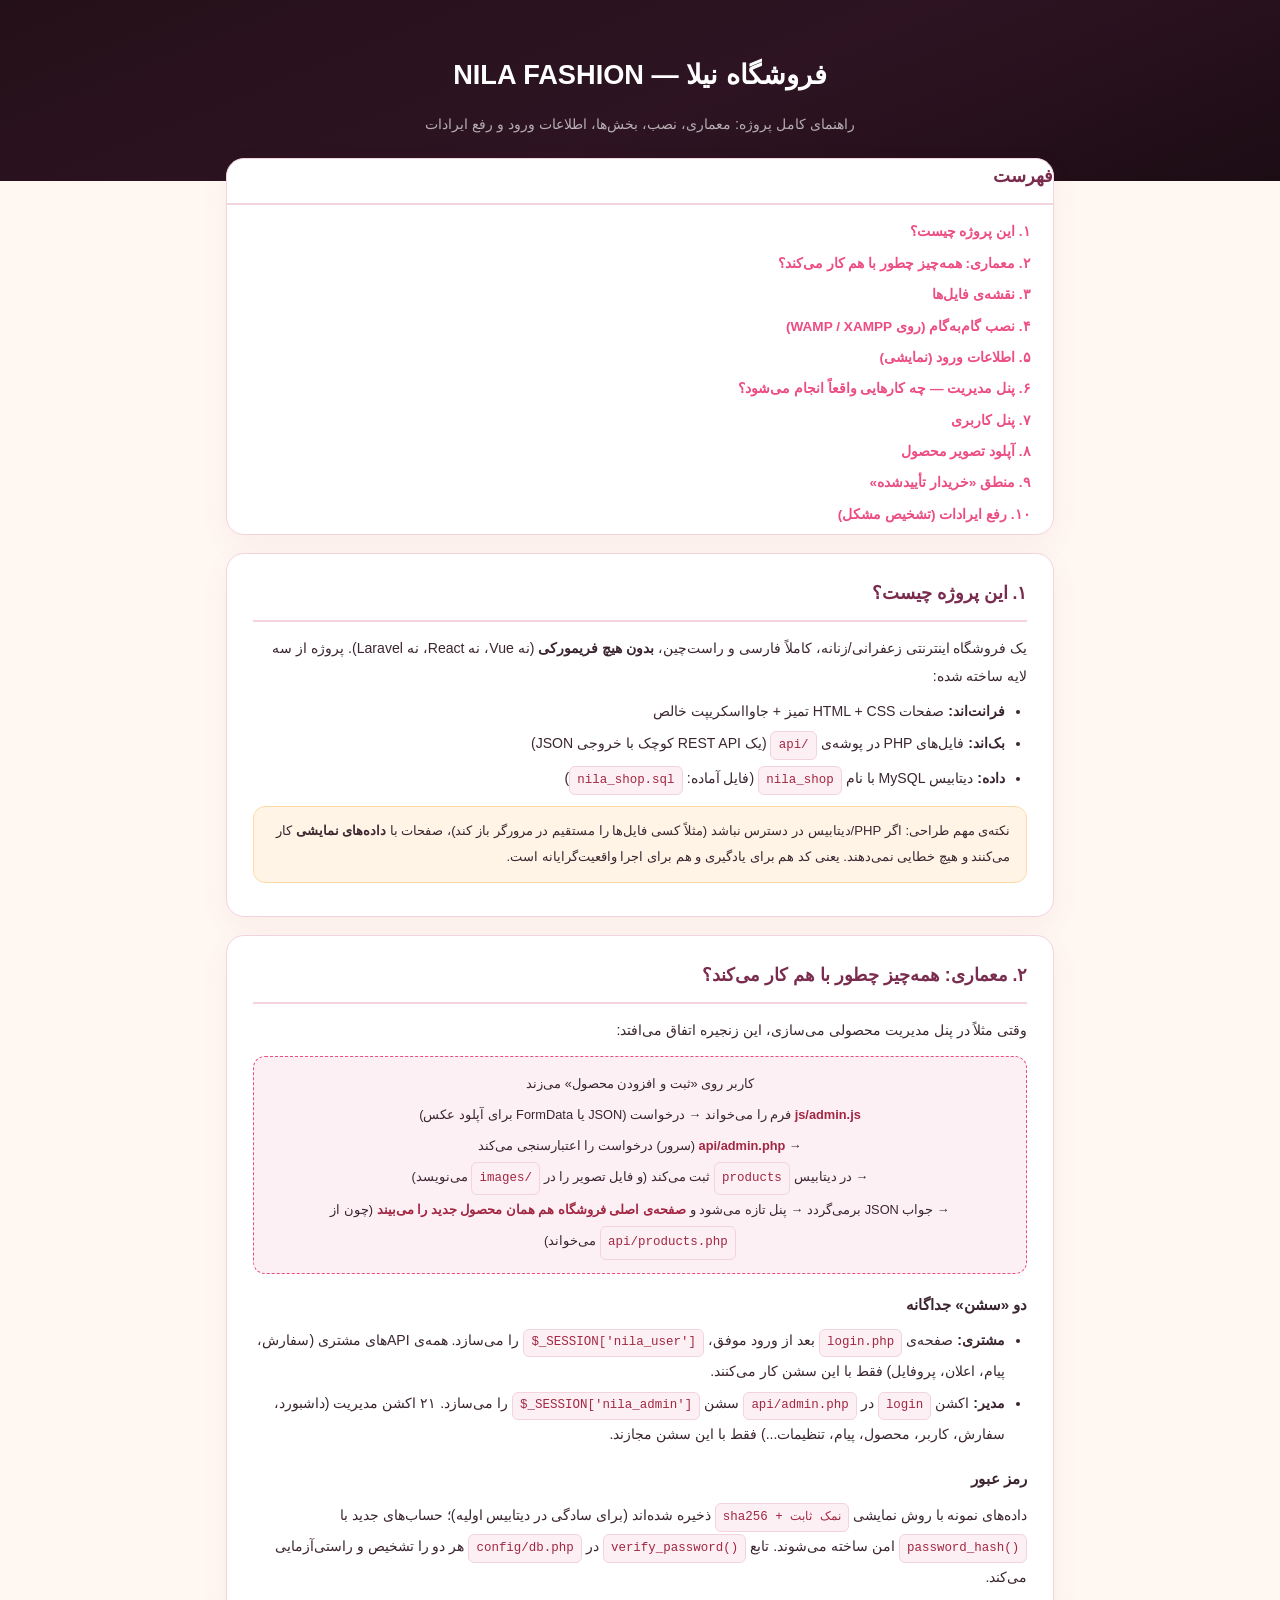
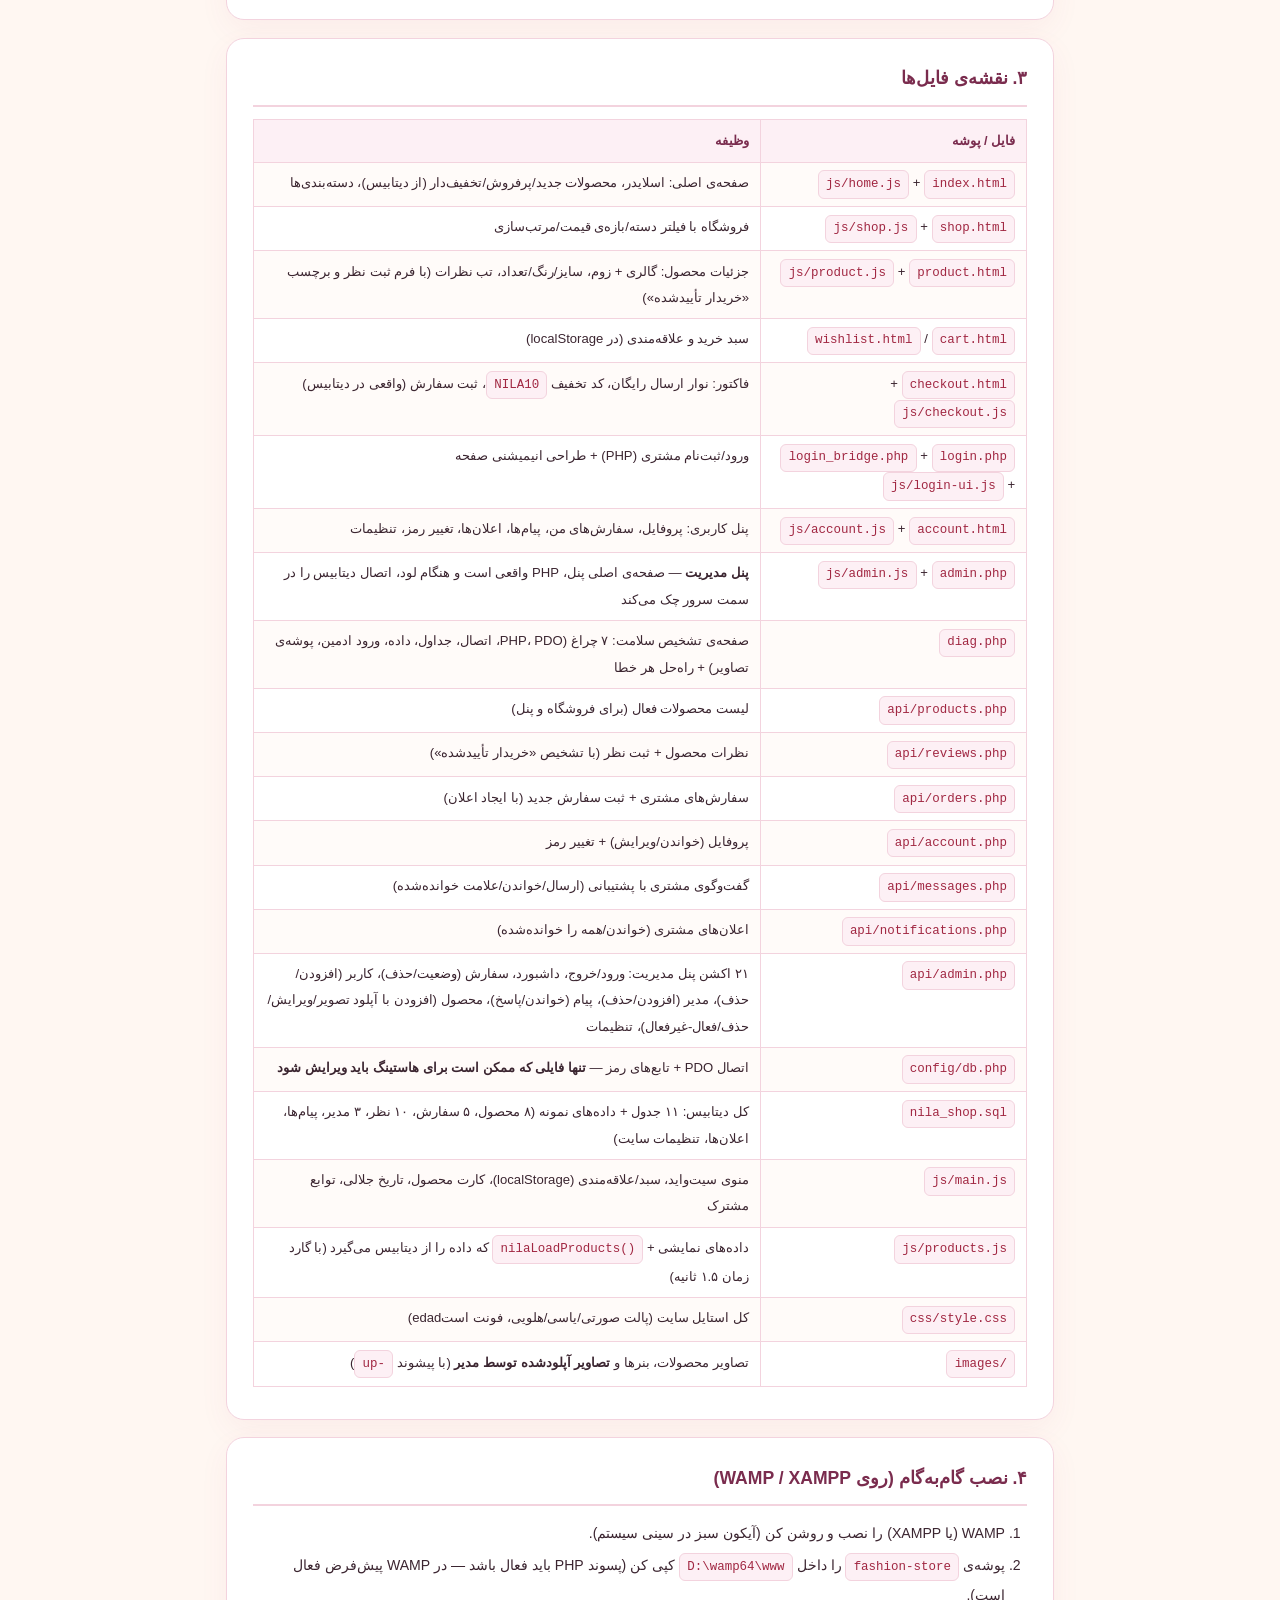
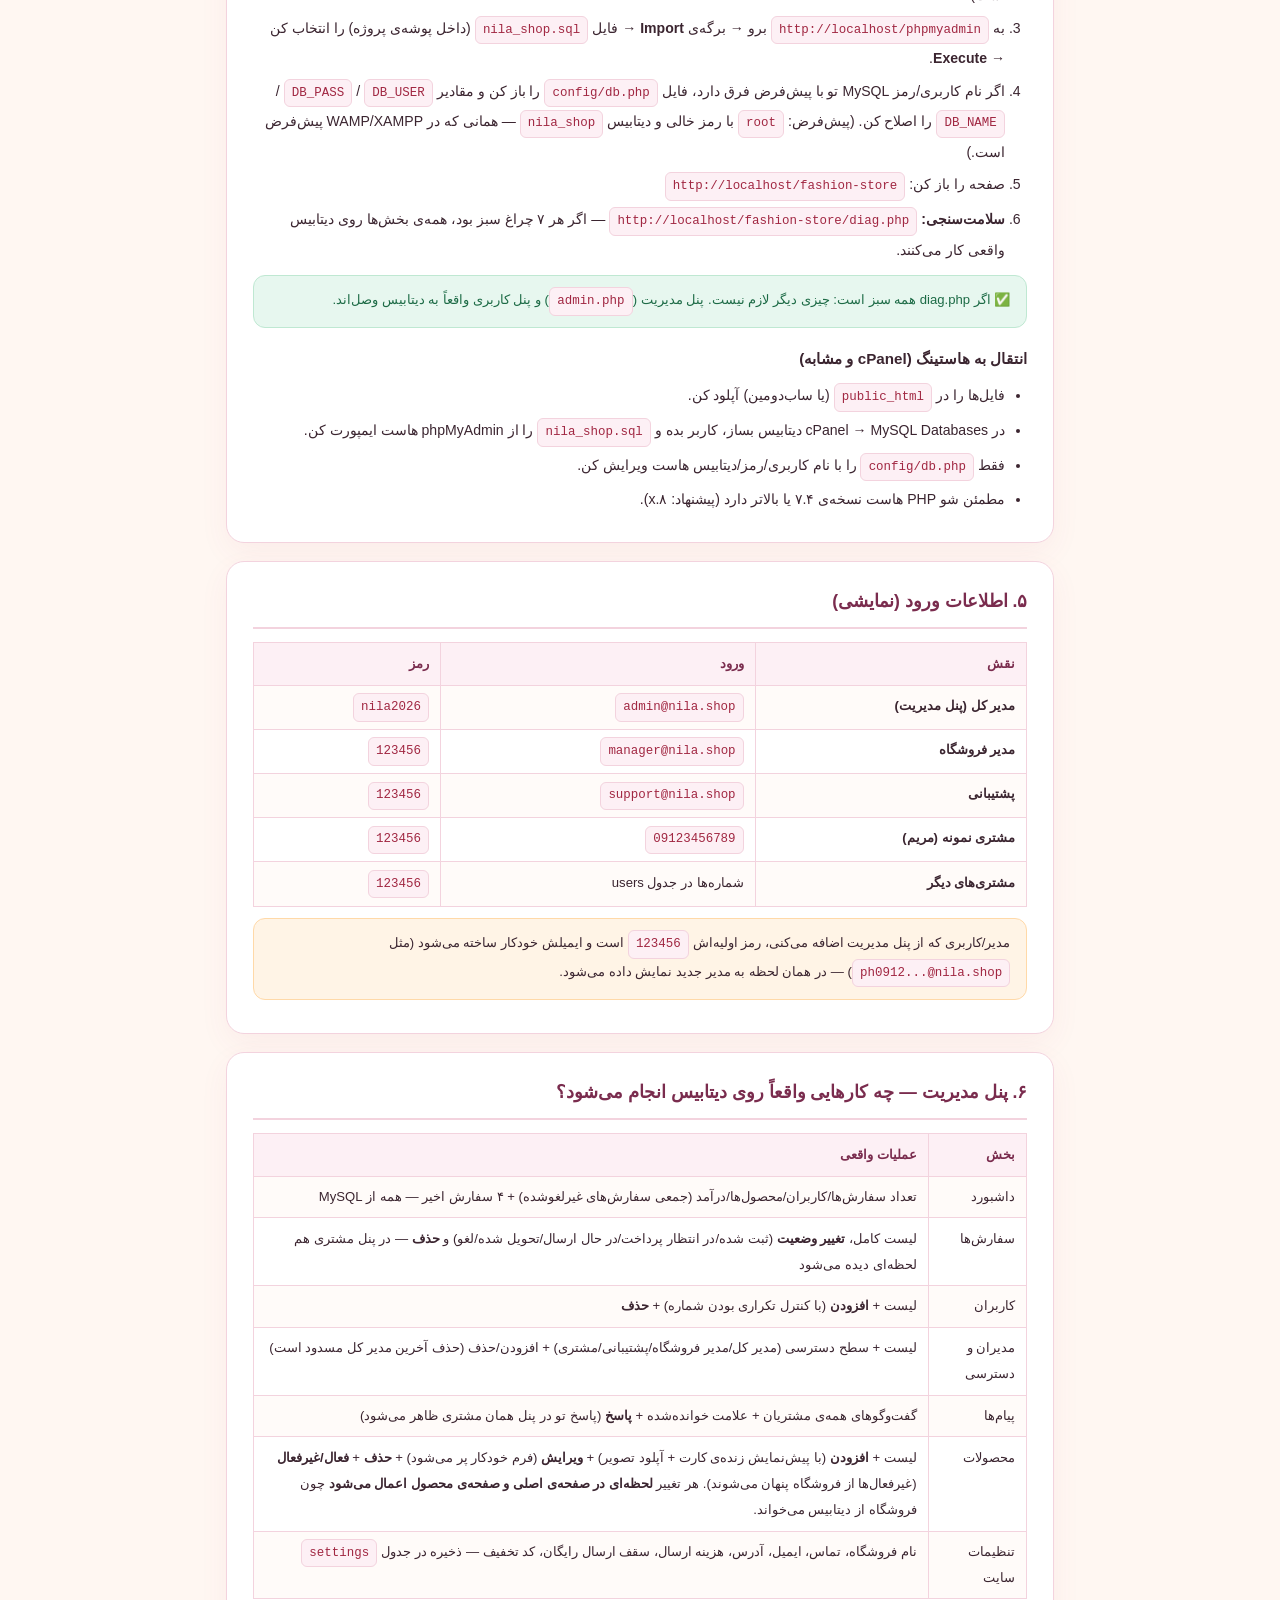
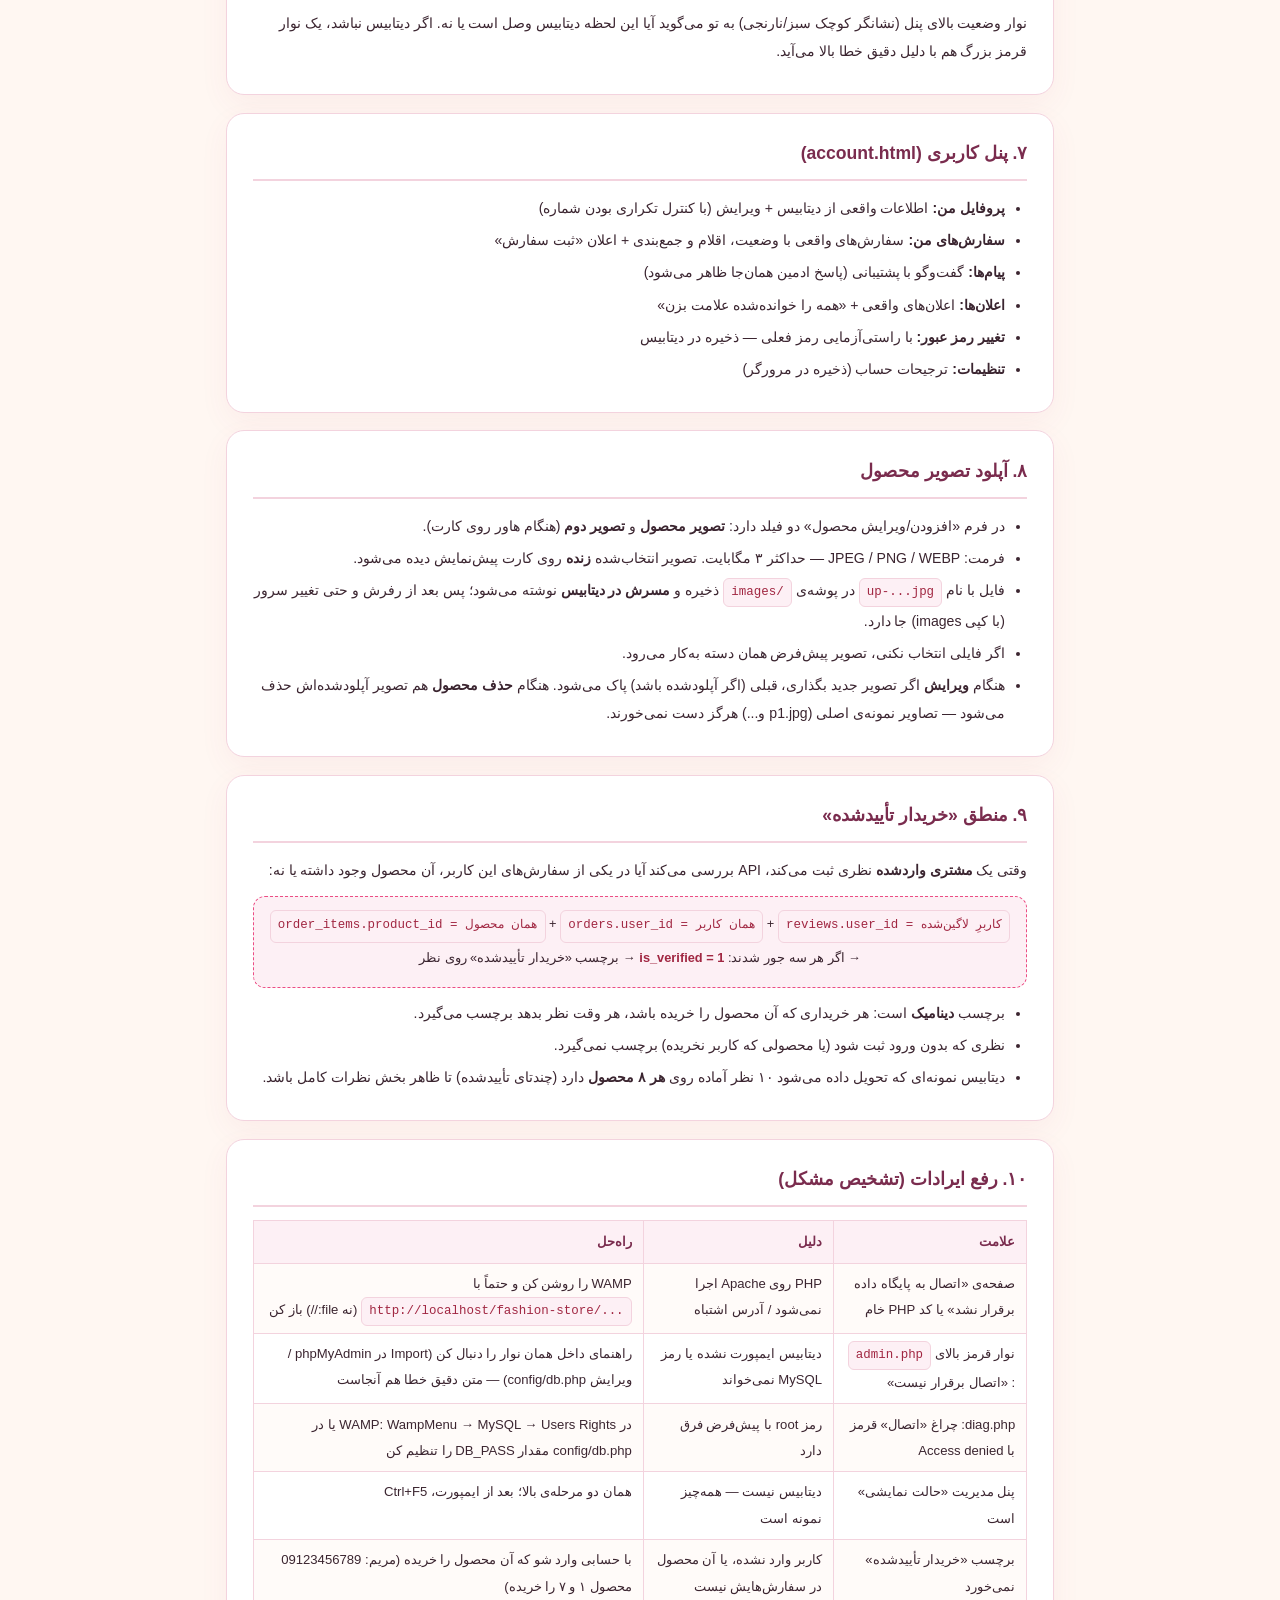
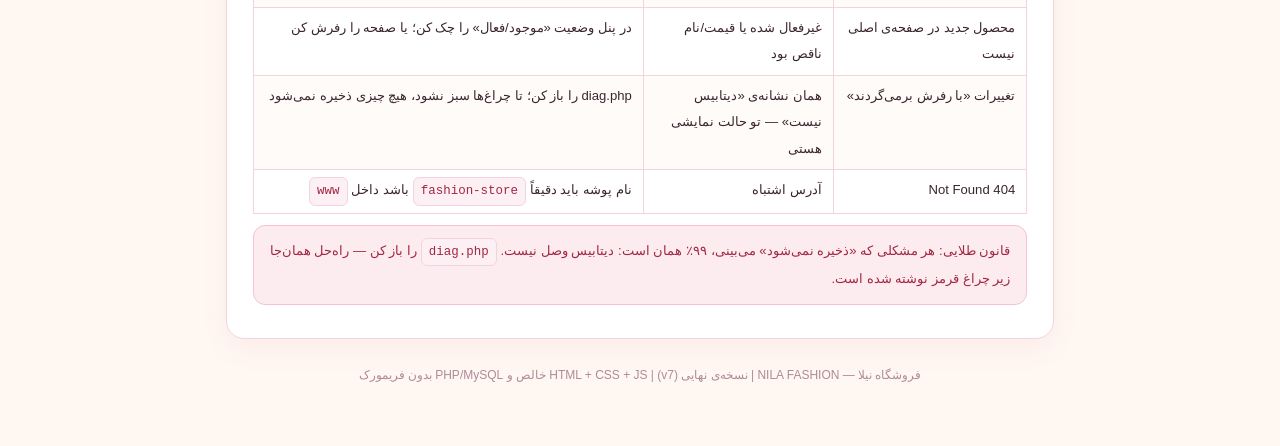
<file: guide.html>
<!doctype html>
<html lang="fa" dir="rtl">
<head>
<meta charset="utf-8">
<meta name="viewport" content="width=device-width, initial-scale=1">
<title>راهنمای کامل پروژه | فروشگاه نیلا</title>
<style>
  :root{ --pink:#ec4d84; --lilac:#9c5bd6; --peach:#ff8f5e; --ink:#3b2530; --muted:#8a6a76; --line:#f3d3de; --bg:#fff7f2; }
  *{ box-sizing:border-box; }
  body{ margin:0; font-family:Tahoma,'Segoe UI',Arial,sans-serif; background:var(--bg); color:var(--ink); line-height:2; }
  .hero{ background:linear-gradient(158deg,#241019,#2e1422 55%,#1c0c14); color:#fff; padding:3rem 1.5rem 2.6rem; text-align:center; }
  .hero h1{ margin:0 0 .5rem; font-size:1.7rem; }
  .hero p{ margin:0; color:rgba(255,255,255,.65); font-size:.9rem; }
  .wrap{ max-width:860px; margin:-1.4rem auto 3rem; padding:0 1rem; }
  section{ background:#fff; border:1px solid var(--line); border-radius:18px; padding:1.4rem 1.6rem; margin-bottom:1.1rem; box-shadow:0 10px 30px rgba(180,60,100,.06); }
  h2{ font-size:1.1rem; margin:0 0 .8rem; color:#7a2c4e; border-bottom:2px solid var(--line); padding-bottom:.5rem; }
  h3{ font-size:.95rem; margin:1rem 0 .4rem; }
  p{ margin:.4rem 0; font-size:.88rem; }
  ul,ol{ font-size:.88rem; padding-inline-start:1.4rem; margin:.4rem 0; }
  li{ margin:.25rem 0; }
  code{ direction:ltr; unicode-bidi:embed; background:#fdf0f5; border:1px solid var(--line); border-radius:6px; padding:.05rem .45rem; font-size:.78rem; color:#a12742; display:inline-block; }
  .table{ width:100%; border-collapse:collapse; font-size:.82rem; margin:.6rem 0; }
  .table th{ background:#fdf0f5; color:#7a2c4e; text-align:right; padding:.5rem .7rem; border:1px solid var(--line); font-size:.8rem; }
  .table td{ padding:.45rem .7rem; border:1px solid var(--line); vertical-align:top; }
  .table tr:nth-child(even) td{ background:#fffbf9; }
  .tip{ background:#fff4e6; border:1px solid #ffd9a8; border-radius:12px; padding:.7rem 1rem; font-size:.82rem; margin:.7rem 0; }
  .good{ background:#e7f7ef; border:1px solid #bfe8d2; color:#1d6b46; border-radius:12px; padding:.7rem 1rem; font-size:.82rem; margin:.7rem 0; }
  .warn{ background:#fdecef; border:1px solid #f6c2cd; color:#a12742; border-radius:12px; padding:.7rem 1rem; font-size:.82rem; margin:.7rem 0; }
  .flow{ direction:rtl; text-align:center; font-size:.8rem; background:#fdf0f5; border:1px dashed var(--pink); border-radius:12px; padding:.8rem 1rem; margin:.7rem 0; line-height:2.4; }
  .flow b{ color:#a12742; }
  .cred td:first-child{ font-weight:800; direction:ltr; text-align:right; }
  .toc a{ color:var(--pink); text-decoration:none; font-weight:700; font-size:.85rem; }
  .toc li{ list-style:none; margin:.2rem 0; }
  .toc{ padding:0; }
  kbd{ background:#fff; border:1px solid #d9c2cc; border-bottom-width:2px; border-radius:6px; padding:.05rem .5rem; font-size:.78rem; }
</style>
</head>
<body>

<div class="hero">
  <h1>فروشگاه نیلا — NILA FASHION</h1>
  <p>راهنمای کامل پروژه: معماری، نصب، بخش‌ها، اطلاعات ورود و رفع ایرادات</p>
</div>

<div class="wrap">

<section class="toc">
  <h2>فهرست</h2>
  <ul>
    <li><a href="#s1">۱. این پروژه چیست؟</a></li>
    <li><a href="#s2">۲. معماری: همه‌چیز چطور با هم کار می‌کند؟</a></li>
    <li><a href="#s3">۳. نقشه‌ی فایل‌ها</a></li>
    <li><a href="#s4">۴. نصب گام‌به‌گام (روی WAMP / XAMPP)</a></li>
    <li><a href="#s5">۵. اطلاعات ورود (نمایشی)</a></li>
    <li><a href="#s6">۶. پنل مدیریت — چه کارهایی واقعاً انجام می‌شود؟</a></li>
    <li><a href="#s7">۷. پنل کاربری</a></li>
    <li><a href="#s8">۸. آپلود تصویر محصول</a></li>
    <li><a href="#s9">۹. منطق «خریدار تأییدشده»</a></li>
    <li><a href="#s10">۱۰. رفع ایرادات (تشخیص مشکل)</a></li>
  </ul>
</section>

<section id="s1">
  <h2>۱. این پروژه چیست؟</h2>
  <p>یک فروشگاه اینترنتی زعفرانی/زنانه، کاملاً فارسی و راست‌چین، <b>بدون هیچ فریمورکی</b> (نه Vue، نه React، نه Laravel). پروژه از سه لایه ساخته شده:</p>
  <ul>
    <li><b>فرانت‌اند:</b> صفحات HTML + CSS تمیز + جاوااسکریپت خالص</li>
    <li><b>بک‌اند:</b> فایل‌های PHP در پوشه‌ی <code>api/</code> (یک REST API کوچک با خروجی JSON)</li>
    <li><b>داده:</b> دیتابیس MySQL با نام <code>nila_shop</code> (فایل آماده: <code>nila_shop.sql</code>)</li>
  </ul>
  <div class="tip">نکته‌ی مهم طراحی: اگر PHP/دیتابیس در دسترس نباشد (مثلاً کسی فایل‌ها را مستقیم در مرورگر باز کند)، صفحات با <b>داده‌های نمایشی</b> کار می‌کنند و هیچ خطایی نمی‌دهند. یعنی کد هم برای یادگیری و هم برای اجرا واقعیت‌گرایانه است.</div>
</section>

<section id="s2">
  <h2>۲. معماری: همه‌چیز چطور با هم کار می‌کند؟</h2>
  <p>وقتی مثلاً در پنل مدیریت محصولی می‌سازی، این زنجیره اتفاق می‌افتد:</p>
  <div class="flow">
    کاربر روی «ثبت و افزودن محصول» می‌زند<br>
    <b>js/admin.js</b> فرم را می‌خواند → درخواست (JSON یا FormData برای آپلود عکس)<br>
    → <b>api/admin.php</b> (سرور) درخواست را اعتبارسنجی می‌کند<br>
    → در دیتابیس <code>products</code> ثبت می‌کند (و فایل تصویر را در <code>images/</code> می‌نویسد)<br>
    → جواب JSON برمی‌گردد → پنل تازه می‌شود و <b>صفحه‌ی اصلی فروشگاه هم همان محصول جدید را می‌بیند</b> (چون از <code>api/products.php</code> می‌خواند)
  </div>
  <h3>دو «سشن» جداگانه</h3>
  <ul>
    <li><b>مشتری:</b> صفحه‌ی <code>login.php</code> بعد از ورود موفق، <code>$_SESSION['nila_user']</code> را می‌سازد. همه‌ی APIهای مشتری (سفارش، پیام، اعلان، پروفایل) فقط با این سشن کار می‌کنند.</li>
    <li><b>مدیر:</b> اکشن <code>login</code> در <code>api/admin.php</code> سشن <code>$_SESSION['nila_admin']</code> را می‌سازد. ۲۱ اکشن مدیریت (داشبورد، سفارش، کاربر، محصول، پیام، تنظیمات...) فقط با این سشن مجازند.</li>
  </ul>
  <h3>رمز عبور</h3>
  <p>داده‌های نمونه با روش نمایشی <code>sha256 + نمک ثابت</code> ذخیره شده‌اند (برای سادگی در دیتابیس اولیه)؛ حساب‌های جدید با <code>password_hash()</code> امن ساخته می‌شوند. تابع <code>verify_password()</code> در <code>config/db.php</code> هر دو را تشخیص و راستی‌آزمایی می‌کند.</p>
</section>

<section id="s3">
  <h2>۳. نقشه‌ی فایل‌ها</h2>
  <table class="table">
    <tr><th>فایل / پوشه</th><th>وظیفه</th></tr>
    <tr><td><code>index.html</code> + <code>js/home.js</code></td><td>صفحه‌ی اصلی: اسلایدر، محصولات جدید/پرفروش/تخفیف‌دار (از دیتابیس)، دسته‌بندی‌ها</td></tr>
    <tr><td><code>shop.html</code> + <code>js/shop.js</code></td><td>فروشگاه با فیلتر دسته/بازه‌ی قیمت/مرتب‌سازی</td></tr>
    <tr><td><code>product.html</code> + <code>js/product.js</code></td><td>جزئیات محصول: گالری + زوم، سایز/رنگ/تعداد، تب نظرات (با فرم ثبت نظر و برچسب «خریدار تأییدشده»)</td></tr>
    <tr><td><code>cart.html</code> / <code>wishlist.html</code></td><td>سبد خرید و علاقه‌مندی (در localStorage)</td></tr>
    <tr><td><code>checkout.html</code> + <code>js/checkout.js</code></td><td>فاکتور: نوار ارسال رایگان، کد تخفیف <code>NILA10</code>، ثبت سفارش (واقعی در دیتابیس)</td></tr>
    <tr><td><code>login.php</code> + <code>login_bridge.php</code> + <code>js/login-ui.js</code></td><td>ورود/ثبت‌نام مشتری (PHP) + طراحی انیمیشنی صفحه</td></tr>
    <tr><td><code>account.html</code> + <code>js/account.js</code></td><td>پنل کاربری: پروفایل، سفارش‌های من، پیام‌ها، اعلان‌ها، تغییر رمز، تنظیمات</td></tr>
    <tr><td><code>admin.php</code> + <code>js/admin.js</code></td><td><b>پنل مدیریت</b> — صفحه‌ی اصلی پنل، PHP واقعی است و هنگام لود، اتصال دیتابیس را در سمت سرور چک می‌کند</td></tr>
    <tr><td><code>diag.php</code></td><td>صفحه‌ی تشخیص سلامت: ۷ چراغ (PHP، PDO، اتصال، جداول، داده، ورود ادمین، پوشه‌ی تصاویر) + راه‌حل هر خطا</td></tr>
    <tr><td><code>api/products.php</code></td><td>لیست محصولات فعال (برای فروشگاه و پنل)</td></tr>
    <tr><td><code>api/reviews.php</code></td><td>نظرات محصول + ثبت نظر (با تشخیص «خریدار تأییدشده»)</td></tr>
    <tr><td><code>api/orders.php</code></td><td>سفارش‌های مشتری + ثبت سفارش جدید (با ایجاد اعلان)</td></tr>
    <tr><td><code>api/account.php</code></td><td>پروفایل (خواندن/ویرایش) + تغییر رمز</td></tr>
    <tr><td><code>api/messages.php</code></td><td>گفت‌وگوی مشتری با پشتیبانی (ارسال/خواندن/علامت خوانده‌شده)</td></tr>
    <tr><td><code>api/notifications.php</code></td><td>اعلان‌های مشتری (خواندن/همه را خوانده‌شده)</td></tr>
    <tr><td><code>api/admin.php</code></td><td>۲۱ اکشن پنل مدیریت: ورود/خروج، داشبورد، سفارش (وضعیت/حذف)، کاربر (افزودن/حذف)، مدیر (افزودن/حذف)، پیام (خواندن/پاسخ)، محصول (افزودن با آپلود تصویر/ویرایش/حذف/فعال-غیرفعال)، تنظیمات</td></tr>
    <tr><td><code>config/db.php</code></td><td>اتصال PDO + تابع‌های رمز — <b>تنها فایلی که ممکن است برای هاستینگ باید ویرایش شود</b></td></tr>
    <tr><td><code>nila_shop.sql</code></td><td>کل دیتابیس: ۱۱ جدول + داده‌های نمونه (۸ محصول، ۵ سفارش، ۱۰ نظر، ۳ مدیر، پیام‌ها، اعلان‌ها، تنظیمات سایت)</td></tr>
    <tr><td><code>js/main.js</code></td><td>منوی سیت‌واید، سبد/علاقه‌مندی (localStorage)، کارت محصول، تاریخ جلالی، توابع مشترک</td></tr>
    <tr><td><code>js/products.js</code></td><td>داده‌های نمایشی + <code>nilaLoadProducts()</code> که داده را از دیتابیس می‌گیرد (با گارد زمان ۱.۵ ثانیه)</td></tr>
    <tr><td><code>css/style.css</code></td><td>کل استایل سایت (پالت صورتی/یاسی/هلویی، فونت استedad)</td></tr>
    <tr><td><code>images/</code></td><td>تصاویر محصولات، بنرها و <b>تصاویر آپلودشده توسط مدیر</b> (با پیشوند <code>up-</code>)</td></tr>
  </table>
</section>

<section id="s4">
  <h2>۴. نصب گام‌به‌گام (روی WAMP / XAMPP)</h2>
  <ol>
    <li>WAMP (یا XAMPP) را نصب و روشن کن (آیکون سبز در سینی سیستم).</li>
    <li>پوشه‌ی <code>fashion-store</code> را داخل <code>D:\wamp64\www</code> کپی کن (پسوند PHP باید فعال باشد — در WAMP پیش‌فرض فعال است).</li>
    <li>به <code>http://localhost/phpmyadmin</code> برو → برگه‌ی <b>Import</b> → فایل <code>nila_shop.sql</code> (داخل پوشه‌ی پروژه) را انتخاب کن → <b>Execute</b>.</li>
    <li>اگر نام کاربری/رمز MySQL تو با پیش‌فرض فرق دارد، فایل <code>config/db.php</code> را باز کن و مقادیر <code>DB_USER</code> / <code>DB_PASS</code> / <code>DB_NAME</code> را اصلاح کن. (پیش‌فرض: <code>root</code> با رمز خالی و دیتابیس <code>nila_shop</code> — همانی که در WAMP/XAMPP پیش‌فرض است.)</li>
    <li>صفحه را باز کن: <code>http://localhost/fashion-store</code></li>
    <li><b>سلامت‌سنجی:</b> <code>http://localhost/fashion-store/diag.php</code> — اگر هر ۷ چراغ سبز بود، همه‌ی بخش‌ها روی دیتابیس واقعی کار می‌کنند.</li>
  </ol>
  <div class="good">✅ اگر diag.php همه سبز است: چیزی دیگر لازم نیست. پنل مدیریت (<code>admin.php</code>) و پنل کاربری واقعاً به دیتابیس وصل‌اند.</div>
  <h3>انتقال به هاستینگ (cPanel و مشابه)</h3>
  <ul>
    <li>فایل‌ها را در <code>public_html</code> (یا ساب‌دومین) آپلود کن.</li>
    <li>در cPanel → MySQL Databases دیتابیس بساز، کاربر بده و <code>nila_shop.sql</code> را از phpMyAdmin هاست ایمپورت کن.</li>
    <li>فقط <code>config/db.php</code> را با نام کاربری/رمز/دیتابیس هاست ویرایش کن.</li>
    <li>مطمئن شو PHP هاست نسخه‌ی ۷.۴ یا بالاتر دارد (پیشنهاد: ۸.x).</li>
  </ul>
</section>

<section id="s5">
  <h2>۵. اطلاعات ورود (نمایشی)</h2>
  <table class="table cred">
    <tr><th>نقش</th><th>ورود</th><th>رمز</th></tr>
    <tr><td>مدیر کل (پنل مدیریت)</td><td><code>admin@nila.shop</code></td><td><code>nila2026</code></td></tr>
    <tr><td>مدیر فروشگاه</td><td><code>manager@nila.shop</code></td><td><code>123456</code></td></tr>
    <tr><td>پشتیبانی</td><td><code>support@nila.shop</code></td><td><code>123456</code></td></tr>
    <tr><td>مشتری نمونه (مریم)</td><td><code>09123456789</code></td><td><code>123456</code></td></tr>
    <tr><td>مشتری‌های دیگر</td><td>شماره‌ها در جدول users</td><td><code>123456</code></td></tr>
  </table>
  <div class="tip">مدیر/کاربری که از پنل مدیریت اضافه می‌کنی، رمز اولیه‌اش <code>123456</code> است و ایمیلش خودکار ساخته می‌شود (مثل <code>ph0912...@nila.shop</code>) — در همان لحظه به مدیر جدید نمایش داده می‌شود.</div>
</section>

<section id="s6">
  <h2>۶. پنل مدیریت — چه کارهایی واقعاً روی دیتابیس انجام می‌شود؟</h2>
  <table class="table">
    <tr><th>بخش</th><th>عملیات واقعی</th></tr>
    <tr><td>داشبورد</td><td>تعداد سفارش‌ها/کاربران/محصول‌ها/درآمد (جمعی سفارش‌های غیرلغو‌شده) + ۴ سفارش اخیر — همه از MySQL</td></tr>
    <tr><td>سفارش‌ها</td><td>لیست کامل، <b>تغییر وضعیت</b> (ثبت شده/در انتظار پرداخت/در حال ارسال/تحویل شده/لغو) و <b>حذف</b> — در پنل مشتری هم لحظه‌ای دیده می‌شود</td></tr>
    <tr><td>کاربران</td><td>لیست + <b>افزودن</b> (با کنترل تکراری بودن شماره) + <b>حذف</b></td></tr>
    <tr><td>مدیران و دسترسی</td><td>لیست + سطح دسترسی (مدیر کل/مدیر فروشگاه/پشتیبانی/مشتری) + افزودن/حذف (حذف آخرین مدیر کل مسدود است)</td></tr>
    <tr><td>پیام‌ها</td><td>گفت‌وگوهای همه‌ی مشتریان + علامت خوانده‌شده + <b>پاسخ</b> (پاسخ تو در پنل همان مشتری ظاهر می‌شود)</td></tr>
    <tr><td>محصولات</td><td>لیست + <b>افزودن</b> (با پیش‌نمایش زنده‌ی کارت + آپلود تصویر) + <b>ویرایش</b> (فرم خودکار پر می‌شود) + <b>حذف</b> + <b>فعال/غیرفعال</b> (غیرفعال‌ها از فروشگاه پنهان می‌شوند). هر تغییر <b>لحظه‌ای در صفحه‌ی اصلی و صفحه‌ی محصول اعمال می‌شود</b> چون فروشگاه از دیتابیس می‌خواند.</td></tr>
    <tr><td>تنظیمات سایت</td><td>نام فروشگاه، تماس، ایمیل، آدرس، هزینه ارسال، سقف ارسال رایگان، کد تخفیف — ذخیره در جدول <code>settings</code></td></tr>
  </table>
  <p>نوار وضعیت بالای پنل (نشانگر کوچک سبز/نارنجی) به تو می‌گوید آیا این لحظه دیتابیس وصل است یا نه. اگر دیتابیس نباشد، یک نوار قرمز بزرگ هم با دلیل دقیق خطا بالا می‌آید.</p>
</section>

<section id="s7">
  <h2>۷. پنل کاربری (account.html)</h2>
  <ul>
    <li><b>پروفایل من:</b> اطلاعات واقعی از دیتابیس + ویرایش (با کنترل تکراری بودن شماره)</li>
    <li><b>سفارش‌های من:</b> سفارش‌های واقعی با وضعیت، اقلام و جمع‌بندی + اعلان «ثبت سفارش»</li>
    <li><b>پیام‌ها:</b> گفت‌وگو با پشتیبانی (پاسخ ادمین همان‌جا ظاهر می‌شود)</li>
    <li><b>اعلان‌ها:</b> اعلان‌های واقعی + «همه را خوانده‌شده علامت بزن»</li>
    <li><b>تغییر رمز عبور:</b> با راستی‌آزمایی رمز فعلی — ذخیره در دیتابیس</li>
    <li><b>تنظیمات:</b> ترجیحات حساب (ذخیره در مرورگر)</li>
  </ul>
</section>

<section id="s8">
  <h2>۸. آپلود تصویر محصول</h2>
  <ul>
    <li>در فرم «افزودن/ویرایش محصول» دو فیلد دارد: <b>تصویر محصول</b> و <b>تصویر دوم</b> (هنگام هاور روی کارت).</li>
    <li>فرمت: JPEG / PNG / WEBP — حداکثر ۳ مگابایت. تصویر انتخاب‌شده <b>زنده</b> روی کارت پیش‌نمایش دیده می‌شود.</li>
    <li>فایل با نام <code>up-...jpg</code> در پوشه‌ی <code>images/</code> ذخیره و <b>مسرش در دیتابیس</b> نوشته می‌شود؛ پس بعد از رفرش و حتی تغییر سرور (با کپی images) جا دارد.</li>
    <li>اگر فایلی انتخاب نکنی، تصویر پیش‌فرض همان دسته به‌کار می‌رود.</li>
    <li>هنگام <b>ویرایش</b> اگر تصویر جدید بگذاری، قبلی (اگر آپلودشده باشد) پاک می‌شود. هنگام <b>حذف محصول</b> هم تصویر آپلودشده‌اش حذف می‌شود — تصاویر نمونه‌ی اصلی (p1.jpg و...) هرگز دست نمی‌خورند.</li>
  </ul>
</section>

<section id="s9">
  <h2>۹. منطق «خریدار تأییدشده»</h2>
  <p>وقتی یک <b>مشتری واردشده</b> نظری ثبت می‌کند، API بررسی می‌کند آیا در یکی از سفارش‌های این کاربر، آن محصول وجود داشته یا نه:</p>
  <div class="flow">
    <code>reviews.user_id = کاربرِ لاگین‌شده</code> + <code>orders.user_id = همان کاربر</code> + <code>order_items.product_id = همان محصول</code><br>
    → اگر هر سه جور شدند: <b>is_verified = 1</b> → برچسب «خریدار تأییدشده» روی نظر
  </div>
  <ul>
    <li>برچسب <b>دینامیک</b> است: هر خریداری که آن محصول را خریده باشد، هر وقت نظر بدهد برچسب می‌گیرد.</li>
    <li>نظری که بدون ورود ثبت شود (یا محصولی که کاربر نخریده) برچسب نمی‌گیرد.</li>
    <li>دیتابیس نمونه‌ای که تحویل داده می‌شود ۱۰ نظر آماده روی <b>هر ۸ محصول</b> دارد (چندتای تأییدشده) تا ظاهر بخش نظرات کامل باشد.</li>
  </ul>
</section>

<section id="s10">
  <h2>۱۰. رفع ایرادات (تشخیص مشکل)</h2>
  <table class="table">
    <tr><th>علامت</th><th>دلیل</th><th>راه‌حل</th></tr>
    <tr><td>صفحه‌ی «اتصال به پایگاه داده برقرار نشد» یا کد PHP خام</td><td>PHP روی Apache اجرا نمی‌شود / آدرس اشتباه</td><td>WAMP را روشن کن و حتماً با <code>http://localhost/fashion-store/...</code> (نه file://) باز کن</td></tr>
    <tr><td>نوار قرمز بالای <code>admin.php</code>: «اتصال برقرار نیست»</td><td>دیتابیس ایمپورت نشده یا رمز MySQL نمی‌خواند</td><td>راهنمای داخل همان نوار را دنبال کن (Import در phpMyAdmin / ویرایش config/db.php) — متن دقیق خطا هم آنجاست</td></tr>
    <tr><td>diag.php: چراغ «اتصال» قرمز با Access denied</td><td>رمز root با پیش‌فرض فرق دارد</td><td>در WAMP: WampMenu → MySQL → Users Rights یا در config/db.php مقدار DB_PASS را تنظیم کن</td></tr>
    <tr><td>پنل مدیریت «حالت نمایشی» است</td><td>دیتابیس نیست — همه‌چیز نمونه است</td><td>همان دو مرحله‌ی بالا؛ بعد از ایمپورت، Ctrl+F5</td></tr>
    <tr><td>برچسب «خریدار تأییدشده» نمی‌خورد</td><td>کاربر وارد نشده، یا آن محصول در سفارش‌هایش نیست</td><td>با حسابی وارد شو که آن محصول را خریده (مریم: 09123456789 محصول ۱ و ۷ را خریده)</td></tr>
    <tr><td>محصول جدید در صفحه‌ی اصلی نیست</td><td>غیرفعال شده یا قیمت/نام ناقص بود</td><td>در پنل وضعیت «موجود/فعال» را چک کن؛ یا صفحه را رفرش کن</td></tr>
    <tr><td>تغییرات «با رفرش برمی‌گردند»</td><td>همان نشانه‌ی «دیتابیس نیست» — تو حالت نمایشی هستی</td><td>diag.php را باز کن؛ تا چراغ‌ها سبز نشود، هیچ چیزی ذخیره نمی‌شود</td></tr>
    <tr><td>404 Not Found</td><td>آدرس اشتباه</td><td>نام پوشه باید دقیقاً <code>fashion-store</code> باشد داخل <code>www</code></td></tr>
  </table>
  <div class="warn">قانون طلایی: هر مشکلی که «ذخیره نمی‌شود» می‌بینی، ۹۹٪ همان است: دیتابیس وصل نیست. <code>diag.php</code> را باز کن — راه‌حل همان‌جا زیر چراغ قرمز نوشته شده است.</div>
</section>

<p style="text-align:center; color:#b08a99; font-size:.75rem; margin-top:1.5rem;">فروشگاه نیلا — NILA FASHION | نسخه‌ی نهایی (v7) | HTML + CSS + JS خالص و PHP/MySQL بدون فریمورک</p>

</div>
</body>
</html>
</file>
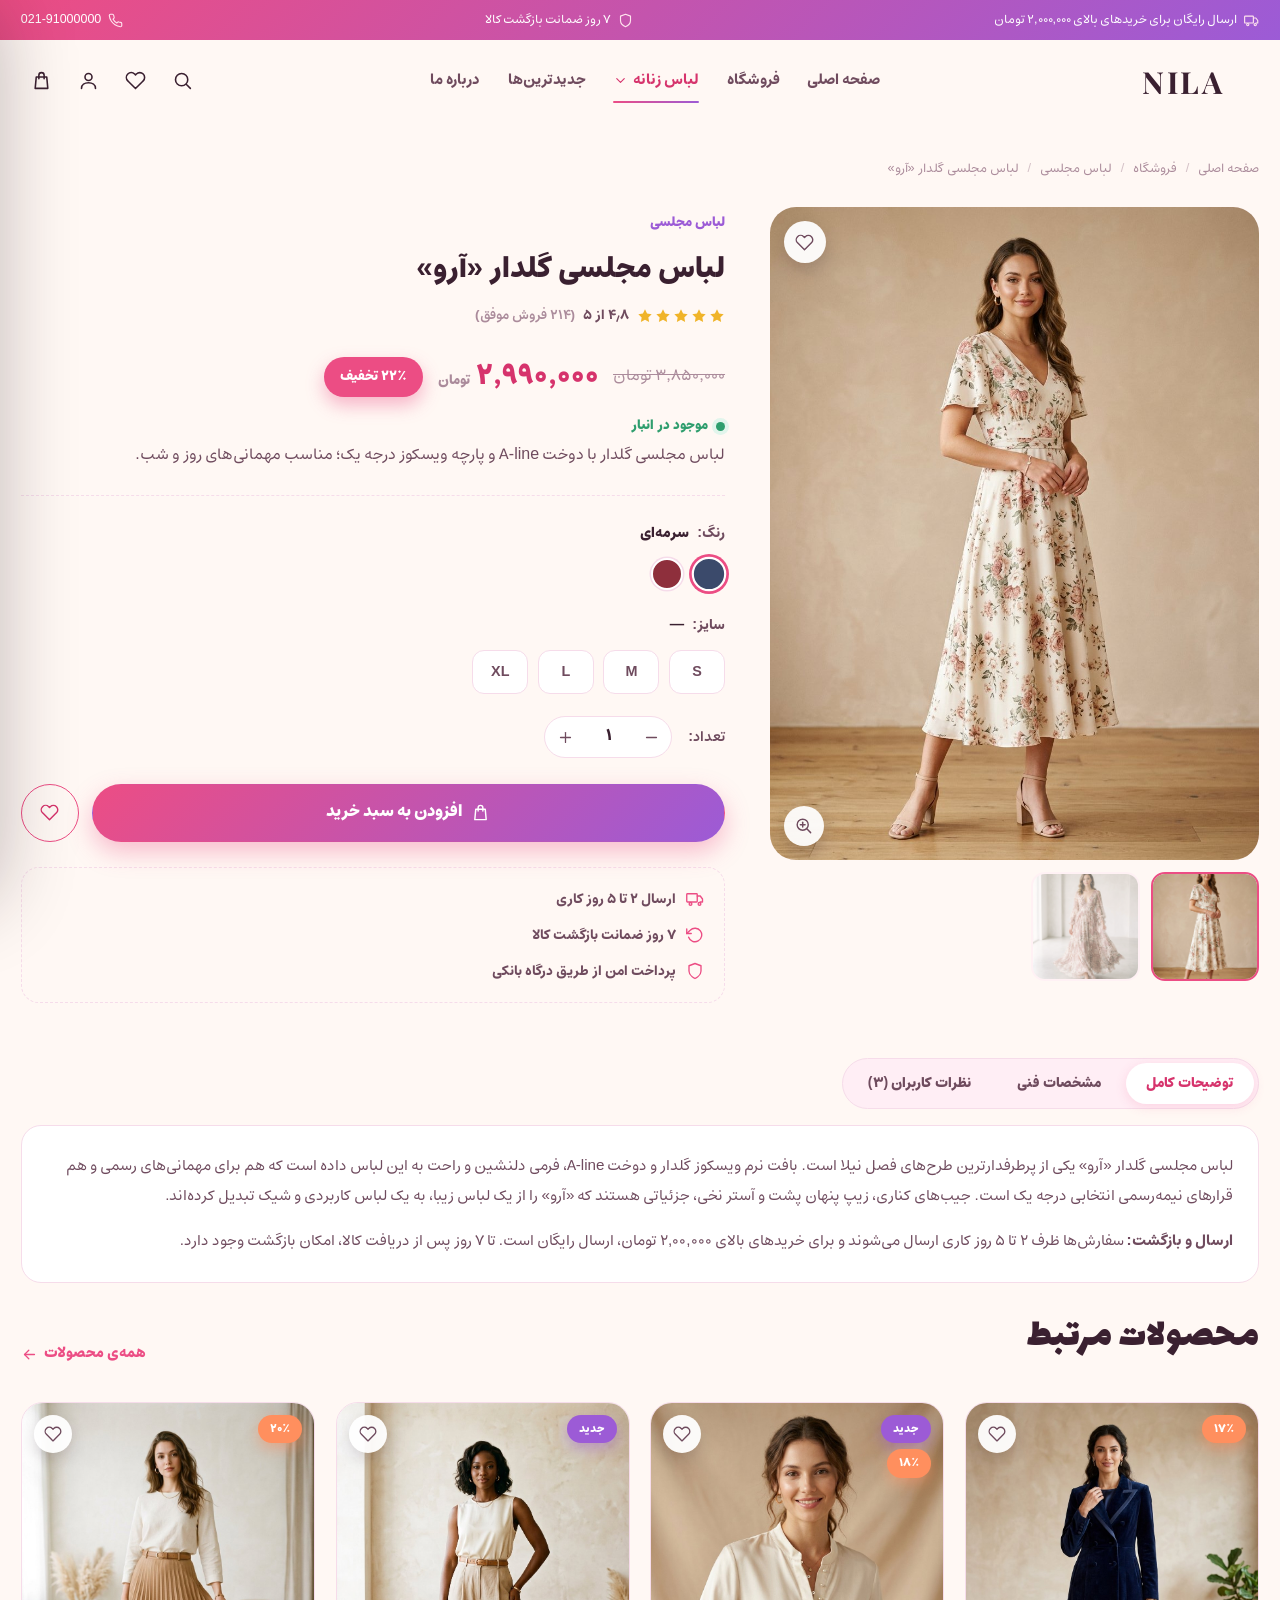
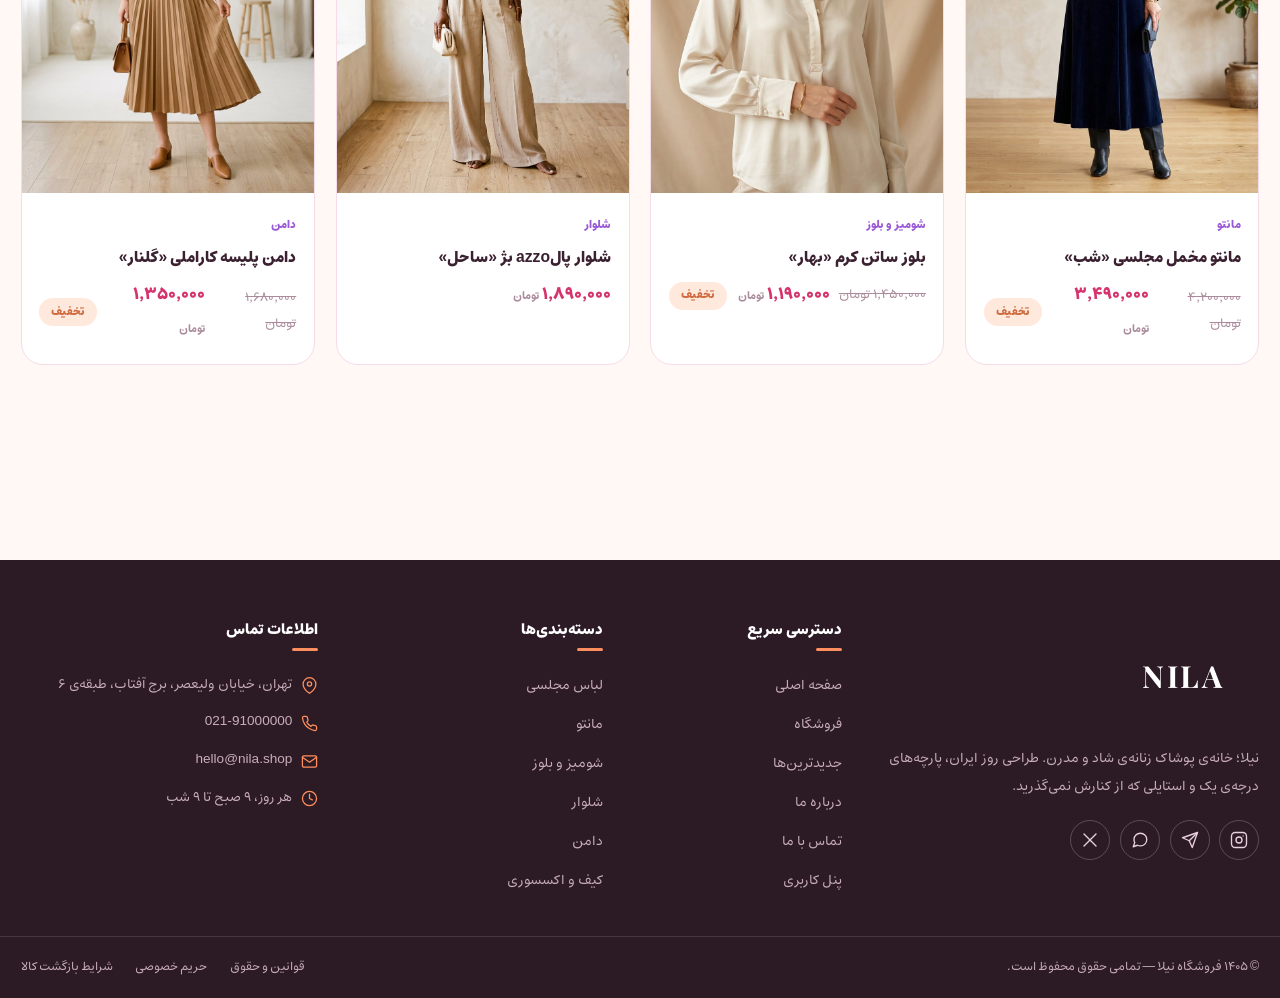
<file: product.html>
<!DOCTYPE html>
<html lang="fa" dir="rtl">
<head>
  <meta charset="UTF-8">
  <meta name="viewport" content="width=device-width, initial-scale=1.0">
  <title>جزئیات محصول | نیلا</title>
  <meta name="description" content="مشاهده جزئیات محصول، انتخاب سایز و رنگ و افزودن به سبد خرید در فروشگاه نیلا.">
  <link rel="icon" href="data:image/svg+xml,%3Csvg xmlns='http://www.w3.org/2000/svg' viewBox='0 0 64 64'%3E%3Crect width='64' height='64' rx='14' fill='%23ec4d84'/%3E%3Ctext x='32' y='45' font-size='36' text-anchor='middle' fill='%23fff' font-family='Tahoma'%3E%D9%86%3C/text%3E%3C/svg%3E">
  <link rel="stylesheet" href="css/style.css">
</head>
<body>

  <!-- نوار بالا -->
  <div class="topbar">
    <div class="container topbar-inner">
      <p>
        <svg class="ic" viewBox="0 0 24 24"><rect x="1" y="5" width="14" height="11" rx="1"/><path d="M15 8h4l3 4v4h-3"/><circle cx="6" cy="18.5" r="1.8"/><circle cx="18" cy="18.5" r="1.8"/></svg>
        ارسال رایگان برای خریدهای بالای ۲,۰۰۰,۰۰۰ تومان
      </p>
      <p class="topbar-mid">
        <svg class="ic" viewBox="0 0 24 24"><path d="M12 22s8-3.5 8-10V5l-8-3-8 3v7c0 6.5 8 10 8 10z"/></svg>
        ۷ روز ضمانت بازگشت کالا
      </p>
      <p class="topbar-end">
        <svg class="ic" viewBox="0 0 24 24"><path d="M22 16.9v3a2 2 0 0 1-2.2 2 19.8 19.8 0 0 1-8.6-3.1 19.5 19.5 0 0 1-6-6A19.8 19.8 0 0 1 2.1 4.2 2 2 0 0 1 4.1 2h3a2 2 0 0 1 2 1.7c.1 1 .4 2 .7 2.9a2 2 0 0 1-.5 2.1L8.1 10a16 16 0 0 0 6 6l1.3-1.3a2 2 0 0 1 2.1-.4c.9.3 1.9.5 2.9.7a2 2 0 0 1 1.6 1.9z"/></svg>
        <span dir="ltr">021-91000000</span>
      </p>
    </div>
  </div>

  <!-- هدر -->
  <header class="site-header" id="siteHeader">
    <div class="container header-inner">
      <button class="icon-btn nav-toggle" id="navToggle" aria-label="باز کردن منو">
        <svg class="ic" viewBox="0 0 24 24"><line x1="3" y1="6" x2="21" y2="6"/><line x1="3" y1="12" x2="21" y2="12"/><line x1="3" y1="18" x2="21" y2="18"/></svg>
      </button>

      <a href="index.html" class="logo"><span class="lg-main">NILA</span></a>

      <nav class="main-nav" id="mainNav" aria-label="منوی اصلی">
    <button class="nav-close" id="navClose" type="button" aria-label="بستن منو"><svg class="ic" viewBox="0 0 24 24"><line x1="18" y1="6" x2="6" y2="18"/><line x1="6" y1="6" x2="18" y2="18"/></svg></button>
        <ul class="nav-list">
          <li><a href="index.html">صفحه اصلی</a></li>
          <li><a href="shop.html">فروشگاه</a></li>
          <li class="has-drop">
            <a href="shop.html" class="active">لباس زنانه
              <svg class="ic" viewBox="0 0 24 24"><polyline points="6 9 12 15 18 9"/></svg>
            </a>
            <!-- مگا منو -->
            <div class="mega" aria-label="دسته‌بندی لباس زنانه">
              <div class="mega-col">
                <h5>لباس</h5>
                <a href="shop.html?category=dress">لباس مجلسی</a>
                <a href="shop.html">لباس روزمره</a>
                <a href="shop.html?type=new">لباس تابستانی</a>
                <a href="shop.html?category=dress">لباس رسمی</a>
              </div>
              <div class="mega-col">
                <h5>پوشاک</h5>
                <a href="shop.html?category=manteau">مانتو</a>
                <a href="shop.html?category=blouse">شومیز</a>
                <a href="shop.html?category=blouse">بلوز</a>
                <a href="shop.html?category=pants">شلوار</a>
                <a href="shop.html?category=skirt">دامن</a>
              </div>
              <div class="mega-col">
                <h5>اکسسوری</h5>
                <a href="shop.html?category=bag">کیف</a>
                <a href="shop.html?category=bag">کفش</a>
                <a href="shop.html?category=bag">شال</a>
                <a href="shop.html?category=bag">زیورآلات</a>
              </div>
              <a class="mega-media" href="shop.html?type=new">
                <img src="images/mega.jpg" alt="کالکشن جدید نیلا" loading="lazy">
                <span>کالکشن جدید ۱۴۰۵</span>
              </a>
            </div>
          </li>
          <li><a href="shop.html?type=new">جدیدترین‌ها</a></li>
          <li><a href="about.html">درباره ما</a></li>
        </ul>
      </nav>

      <div class="header-actions">
        <button class="icon-btn" id="searchToggle" aria-label="جستجو">
          <svg class="ic" viewBox="0 0 24 24"><circle cx="11" cy="11" r="7"/><line x1="21" y1="21" x2="16.5" y2="16.5"/></svg>
        </button>
        <button class="icon-btn" id="wishBtn" aria-label="علاقه‌مندی‌ها">
          <svg class="ic" viewBox="0 0 24 24"><path d="M20.8 4.6a5.5 5.5 0 0 0-7.8 0L12 5.6l-1-1a5.5 5.5 0 0 0-7.8 7.8l1 1L12 21.2l7.8-7.8 1-1a5.5 5.5 0 0 0 0-7.8z"/></svg>
          <span class="wish-badge" id="wishBadge">۰</span>
        </button>
        <button class="icon-btn" id="accountBtn" aria-label="حساب کاربری">
          <svg class="ic" viewBox="0 0 24 24"><circle cx="12" cy="8" r="4"/><path d="M4 21c0-4.2 3.6-6.5 8-6.5s8 2.3 8 6.5"/></svg>
        </button>
        <button class="icon-btn" id="cartBtn" type="button" aria-label="سبد خرید">
          <svg class="ic" viewBox="0 0 24 24"><path d="M6 8h12l1.2 13H4.8L6 8z"/><path d="M9 10V6a3 3 0 0 1 6 0v4"/></svg>
          <span class="cart-badge" id="cartBadge">۰</span>
        </button>
      </div>
    </div>

    <!-- پنل جستجو -->
    <div class="search-panel" id="searchPanel">
      <div class="container search-inner">
        <form class="search-form" id="searchForm" role="search">
          <input type="search" id="searchInput" placeholder="جستجو در نیلا... (مثلاً مانتو یا دامن پلیسه)" autocomplete="off">
          <button class="btn btn-primary" type="submit">جستجو</button>
        </form>
        <p class="search-hints">
          پرجستجوها:
          <a href="shop.html?q=مانتو">مانتو</a>
          <a href="shop.html?q=مجلسی">لباس مجلسی</a>
          <a href="shop.html?q=دامن">دامن</a>
          <a href="shop.html?q=کیف">کیف</a>
          <a href="shop.html?q=بلوز">بلوز</a>
        </p>
      </div>
    </div>
  <div class="nav-overlay" id="navOverlay"></div>
  </header>

  <main class="container pd-wrap">
    <!-- بوردکرامب (با جاوااسکریپت پر می‌شود) -->
    <nav class="breadcrumb pd-breadcrumb" id="pdBreadcrumb" aria-label="مسیر صفحه"></nav>

    <div class="pd-layout">
      <!-- گیلری -->
      <div class="pd-gallery">
        <div class="pd-main" id="pdMain">
          <div class="pd-zoom" id="pdZoom">
            <img id="pdMainImg" src="" alt="">
          </div>
          <button class="pd-img-wish" id="pdImgWish" type="button" aria-label="افزودن به علاقه‌مندی‌ها" title="علاقه‌مندی">
            <svg class="ic" viewBox="0 0 24 24"><path d="M20.8 4.6a5.5 5.5 0 0 0-7.8 0L12 5.6l-1-1a5.5 5.5 0 0 0-7.8 7.8l1 1L12 21.2l7.8-7.8 1-1a5.5 5.5 0 0 0 0-7.8z"/></svg>
          </button>
          <span class="pd-zoom-hint" title="برای بزرگ‌نمایی روی تصویر کلیک کنید">
            <svg class="ic" viewBox="0 0 24 24"><circle cx="11" cy="11" r="7"/><line x1="21" y1="21" x2="16.5" y2="16.5"/><line x1="11" y1="8" x2="11" y2="14"/><line x1="8" y1="11" x2="14" y2="11"/></svg>
          </span>
        </div>
        <div class="pd-thumbs" id="pdThumbs"></div>
      </div>

      <!-- اطلاعات محصول -->
      <div class="pd-info">
        <span class="pd-cat" id="pdCat"></span>
        <h1 id="pdName"></h1>
        <div class="pd-rate" id="pdRating"></div>
        <div class="pd-price" id="pdPrice"></div>
        <p class="pd-stock" id="pdStock"></p>
        <p class="pd-short" id="pdShort"></p>

        <hr class="divider">

        <!-- انتخاب رنگ -->
        <div class="pd-opt">
          <div class="opt-head"><span>رنگ:</span><strong id="pdColorName"></strong></div>
          <div class="pd-colors" id="pdColors"></div>
        </div>

        <!-- انتخاب سایز -->
        <div class="pd-opt">
          <div class="opt-head"><span>سایز:</span><strong id="pdSizeName">—</strong></div>
          <div class="pd-sizes" id="pdSizes"></div>
        </div>

        <!-- تعداد -->
        <div class="pd-opt pd-qty-row">
          <span style="font-size:.9rem;color:var(--ink-2);font-weight:600;">تعداد:</span>
          <div class="qty">
            <button id="qtyMinus" type="button" aria-label="کاهش تعداد"><svg class="ic" viewBox="0 0 24 24"><line x1="5" y1="12" x2="19" y2="12"/></svg></button>
            <span id="qtyVal">۱</span>
            <button id="qtyPlus" type="button" aria-label="افزایش تعداد"><svg class="ic" viewBox="0 0 24 24"><line x1="12" y1="5" x2="12" y2="19"/><line x1="5" y1="12" x2="19" y2="12"/></svg></button>
          </div>
        </div>

        <!-- دکمه‌ها -->
        <div class="pd-actions">
          <button class="btn btn-primary" id="addCartBtn" type="button">
            <svg class="ic" viewBox="0 0 24 24"><path d="M6 8h12l1.2 13H4.8L6 8z"/><path d="M9 10V6a3 3 0 0 1 6 0v4"/></svg>
            افزودن به سبد خرید
          </button>
          <button class="btn btn-outline icon-only" id="pdWish" type="button" aria-label="افزودن به علاقه‌مندی‌ها">
            <svg class="ic" viewBox="0 0 24 24"><path d="M20.8 4.6a5.5 5.5 0 0 0-7.8 0L12 5.6l-1-1a5.5 5.5 0 0 0-7.8 7.8l1 1L12 21.2l7.8-7.8 1-1a5.5 5.5 0 0 0 0-7.8z"/></svg>
          </button>
        </div>

        <!-- مزایا -->
        <ul class="pd-features">
          <li><svg class="ic" viewBox="0 0 24 24"><rect x="1" y="5" width="14" height="11" rx="1"/><path d="M15 8h4l3 4v4h-3"/><circle cx="6" cy="18.5" r="1.8"/><circle cx="18" cy="18.5" r="1.8"/></svg> ارسال ۲ تا ۵ روز کاری</li>
          <li><svg class="ic" viewBox="0 0 24 24"><polyline points="1 4 1 10 7 10"/><path d="M3.5 15a9 9 0 1 0 2.1-9.4L1 10"/></svg> ۷ روز ضمانت بازگشت کالا</li>
          <li><svg class="ic" viewBox="0 0 24 24"><path d="M12 22s8-3.5 8-10V5l-8-3-8 3v7c0 6.5 8 10 8 10z"/></svg> پرداخت امن از طریق درگاه بانکی</li>
        </ul>
      </div>
    </div>

    <!-- تب‌ها: توضیحات / مشخصات / ارسال -->
    <section class="pd-tabs-sec" data-tabs>
      <div class="tabs">
        <button class="tab-btn active" data-pane="desc" type="button">توضیحات کامل</button>
        <button class="tab-btn" data-pane="specs" type="button">مشخصات فنی</button>
        <button class="tab-btn" data-pane="reviews" type="button">نظرات کاربران <span id="revTabCount"></span></button>
      </div>
      <div class="tab-panes">
        <div class="tab-pane active" data-pane="desc" id="pdDesc"></div>
        <div class="tab-pane" data-pane="specs">
          <table class="specs-table"><tbody id="pdSpecs"></tbody></table>
        </div>
        <div class="tab-pane" data-pane="reviews">
          <div class="rev-sum">
            <div class="rev-score">
              <b id="revScore">—</b>
              <span id="revScoreSub"></span>
            </div>
            <button class="btn btn-primary btn-sm" id="revFormToggle" type="button">
              <svg class="ic" viewBox="0 0 24 24"><line x1="12" y1="5" x2="12" y2="19"/><line x1="5" y1="12" x2="19" y2="12"/></svg>
              ثبت نظر
            </button>
          </div>
          <form class="review-form rev-cform" id="reviewForm" hidden novalidate>
            <div class="rf-grid">
              <div class="field">
                <label for="revName">نام شما</label>
                <input type="text" id="revName" placeholder="مثلاً: مریم احمدی" autocomplete="name">
              </div>
              <div class="review-rate">
                <span class="lbl">امتیاز شما</span>
                <div class="rate-input" id="rateInput" dir="ltr"></div>
              </div>
            </div>
            <div class="field">
              <label for="revText">تجربه‌تان از این محصول</label>
              <textarea id="revText" rows="3" placeholder="برای بقیه بنویسید..."></textarea>
            </div>
            <button class="btn btn-primary btn-sm" type="submit">ثبت نظر</button>
          </form>
          <div class="reviews rev-compact" id="reviewsBox"><!-- با جاوااسکریپت پر می‌شود --></div>
        </div>
      </div>
    </section>

    <!-- محصولات مرتبط -->
    <section class="section" style="padding-top:1rem;">
      <div class="section-head">
        <h2>محصولات مرتبط</h2>
        <a class="link-more" href="shop.html">
          همه‌ی محصولات
          <svg class="ic" viewBox="0 0 24 24"><line x1="19" y1="12" x2="5" y2="12"/><polyline points="11 18 5 12 11 6"/></svg>
        </a>
      </div>
      <div class="products-grid" id="relatedGrid"><!-- با جاوااسکریپت پر می‌شود --></div>
    </section>
  </main>

  <!-- ═══════════ فوتر ═══════════ -->
  <footer class="site-footer">
    <div class="container footer-grid">
      <div class="f-col f-brand">
        <a href="index.html" class="logo logo-light"><span class="lg-main">NILA</span></a>
        <p>نیلا؛ خانه‌ی پوشاک زنانه‌ی شاد و مدرن. طراحی روز ایران، پارچه‌های درجه‌ی یک و استایلی که از کنارش نمی‌گذرید.</p>
        <div class="socials">
          <a href="#" aria-label="اینستاگرام"><svg class="ic" viewBox="0 0 24 24"><rect x="2" y="2" width="20" height="20" rx="5"/><circle cx="12" cy="12" r="4"/><line x1="17.5" y1="6.5" x2="17.51" y2="6.5"/></svg></a>
          <a href="#" aria-label="تلگرام"><svg class="ic" viewBox="0 0 24 24"><line x1="22" y1="2" x2="11" y2="13"/><polygon points="22 2 15 22 11 13 2 9 22 2"/></svg></a>
          <a href="#" aria-label="واتساپ"><svg class="ic" viewBox="0 0 24 24"><path d="M21 11.5a8.4 8.4 0 0 1-8.5 8.4 8.6 8.6 0 0 1-3.9-.9L3 21l2-5.6a8.3 8.3 0 0 1-1-4.1A8.4 8.4 0 0 1 12.5 3a8.4 8.4 0 0 1 8.5 8.5z"/></svg></a>
          <a href="#" aria-label="ایکس"><svg class="ic" viewBox="0 0 24 24"><line x1="4" y1="4" x2="20" y2="20"/><line x1="20" y1="4" x2="4" y2="20"/></svg></a>
        </div>
      </div>

      <div class="f-col">
        <h4>دسترسی سریع</h4>
        <ul>
          <li><a href="index.html">صفحه اصلی</a></li>
          <li><a href="shop.html">فروشگاه</a></li>
          <li><a href="shop.html?type=new">جدیدترین‌ها</a></li>
          <li><a href="about.html">درباره ما</a></li>
          <li><a href="contact.html">تماس با ما</a></li>
          <li><a href="account.html">پنل کاربری</a></li>
        </ul>
      </div>

      <div class="f-col">
        <h4>دسته‌بندی‌ها</h4>
        <ul>
          <li><a href="shop.html?category=dress">لباس مجلسی</a></li>
          <li><a href="shop.html?category=manteau">مانتو</a></li>
          <li><a href="shop.html?category=blouse">شومیز و بلوز</a></li>
          <li><a href="shop.html?category=pants">شلوار</a></li>
          <li><a href="shop.html?category=skirt">دامن</a></li>
          <li><a href="shop.html?category=bag">کیف و اکسسوری</a></li>
        </ul>
      </div>

      <div class="f-col">
        <h4>اطلاعات تماس</h4>
        <ul class="f-contact">
          <li><svg class="ic" viewBox="0 0 24 24"><path d="M21 10c0 7-9 13-9 13S3 17 3 10a9 9 0 0 1 18 0z"/><circle cx="12" cy="10" r="3"/></svg> تهران، خیابان ولیعصر، برج آفتاب، طبقه‌ی ۶</li>
          <li><svg class="ic" viewBox="0 0 24 24"><path d="M22 16.9v3a2 2 0 0 1-2.2 2 19.8 19.8 0 0 1-8.6-3.1 19.5 19.5 0 0 1-6-6A19.8 19.8 0 0 1 2.1 4.2 2 2 0 0 1 4.1 2h3a2 2 0 0 1 2 1.7c.1 1 .4 2 .7 2.9a2 2 0 0 1-.5 2.1L8.1 10a16 16 0 0 0 6 6l1.3-1.3a2 2 0 0 1 2.1-.4c.9.3 1.9.5 2.9.7a2 2 0 0 1 1.6 1.9z"/></svg> <span dir="ltr">021-91000000</span></li>
          <li><svg class="ic" viewBox="0 0 24 24"><rect x="2" y="4" width="20" height="16" rx="2"/><polyline points="22 6 12 13 2 6"/></svg> hello@nila.shop</li>
          <li><svg class="ic" viewBox="0 0 24 24"><circle cx="12" cy="12" r="10"/><polyline points="12 6 12 12 16 14"/></svg> هر روز، ۹ صبح تا ۹ شب</li>
        </ul>
      </div>
    </div>

    <div class="footer-bottom">
      <div class="container footer-bottom-inner">
        <p>© ۱۴۰۵ فروشگاه نیلا — تمامی حقوق محفوظ است.</p>
        <div class="f-legal">
          <a href="terms.html">قوانین و حقوق</a>
          <a href="terms.html#privacy">حریم خصوصی</a>
          <a href="terms.html#returns">شرایط بازگشت کالا</a>
        </div>
      </div>
    </div>
  </footer>

  <button class="to-top" id="toTop" aria-label="بازگشت به بالا">
    <svg class="ic" viewBox="0 0 24 24"><polyline points="18 15 12 9 6 15"/></svg>
  </button>

  <!-- دراور سبد خرید (کاشه‌شونده از سمت چپ) -->
  <div class="drawer-overlay" id="cartOverlay"></div>
  <aside class="cart-drawer" id="cartDrawer" aria-label="سبد خرید">
    <div class="cd-head">
      <h3>سبد خرید <span class="cd-count" id="cdCount"></span></h3>
      <button class="icon-btn" id="cartClose" type="button" aria-label="بستن سبد">
        <svg class="ic" viewBox="0 0 24 24"><line x1="18" y1="6" x2="6" y2="18"/><line x1="6" y1="6" x2="18" y2="18"/></svg>
      </button>
    </div>
    <div class="cd-items" id="cdItems"><!-- با جاوااسکریپت پر می‌شود --></div>
    <div class="cd-foot" id="cdFoot">
      <div class="cd-row"><span>جمع اقلام</span><b id="cdSubtotal"></b></div>
      <div class="cd-row" id="cdSaveRow" style="display:none"><span>سود شما</span><b id="cdSave" style="color:var(--green)"></b></div>
      <div class="cd-row"><span>هزینه‌ی ارسال</span><b id="cdShipping"></b></div>
      <div class="cd-row total"><span>مبلغ قابل پرداخت</span><b id="cdTotal"></b></div>
      <button class="btn btn-primary btn-block" id="cdCheckout" type="button">
        <svg class="ic" viewBox="0 0 24 24"><path d="M6 8h12l1.2 13H4.8L6 8z"/><path d="M9 10V6a3 3 0 0 1 6 0v4"/></svg>
        تکمیل خرید
      </button>
      <a class="cd-link" href="cart.html">مشاهده‌ی کامل سبد خرید</a>
    </div>
  </aside>

  <script src="js/products.js"></script>
  <script src="js/main.js"></script>
  <script src="js/product.js"></script>
</body>
</html>
</file>
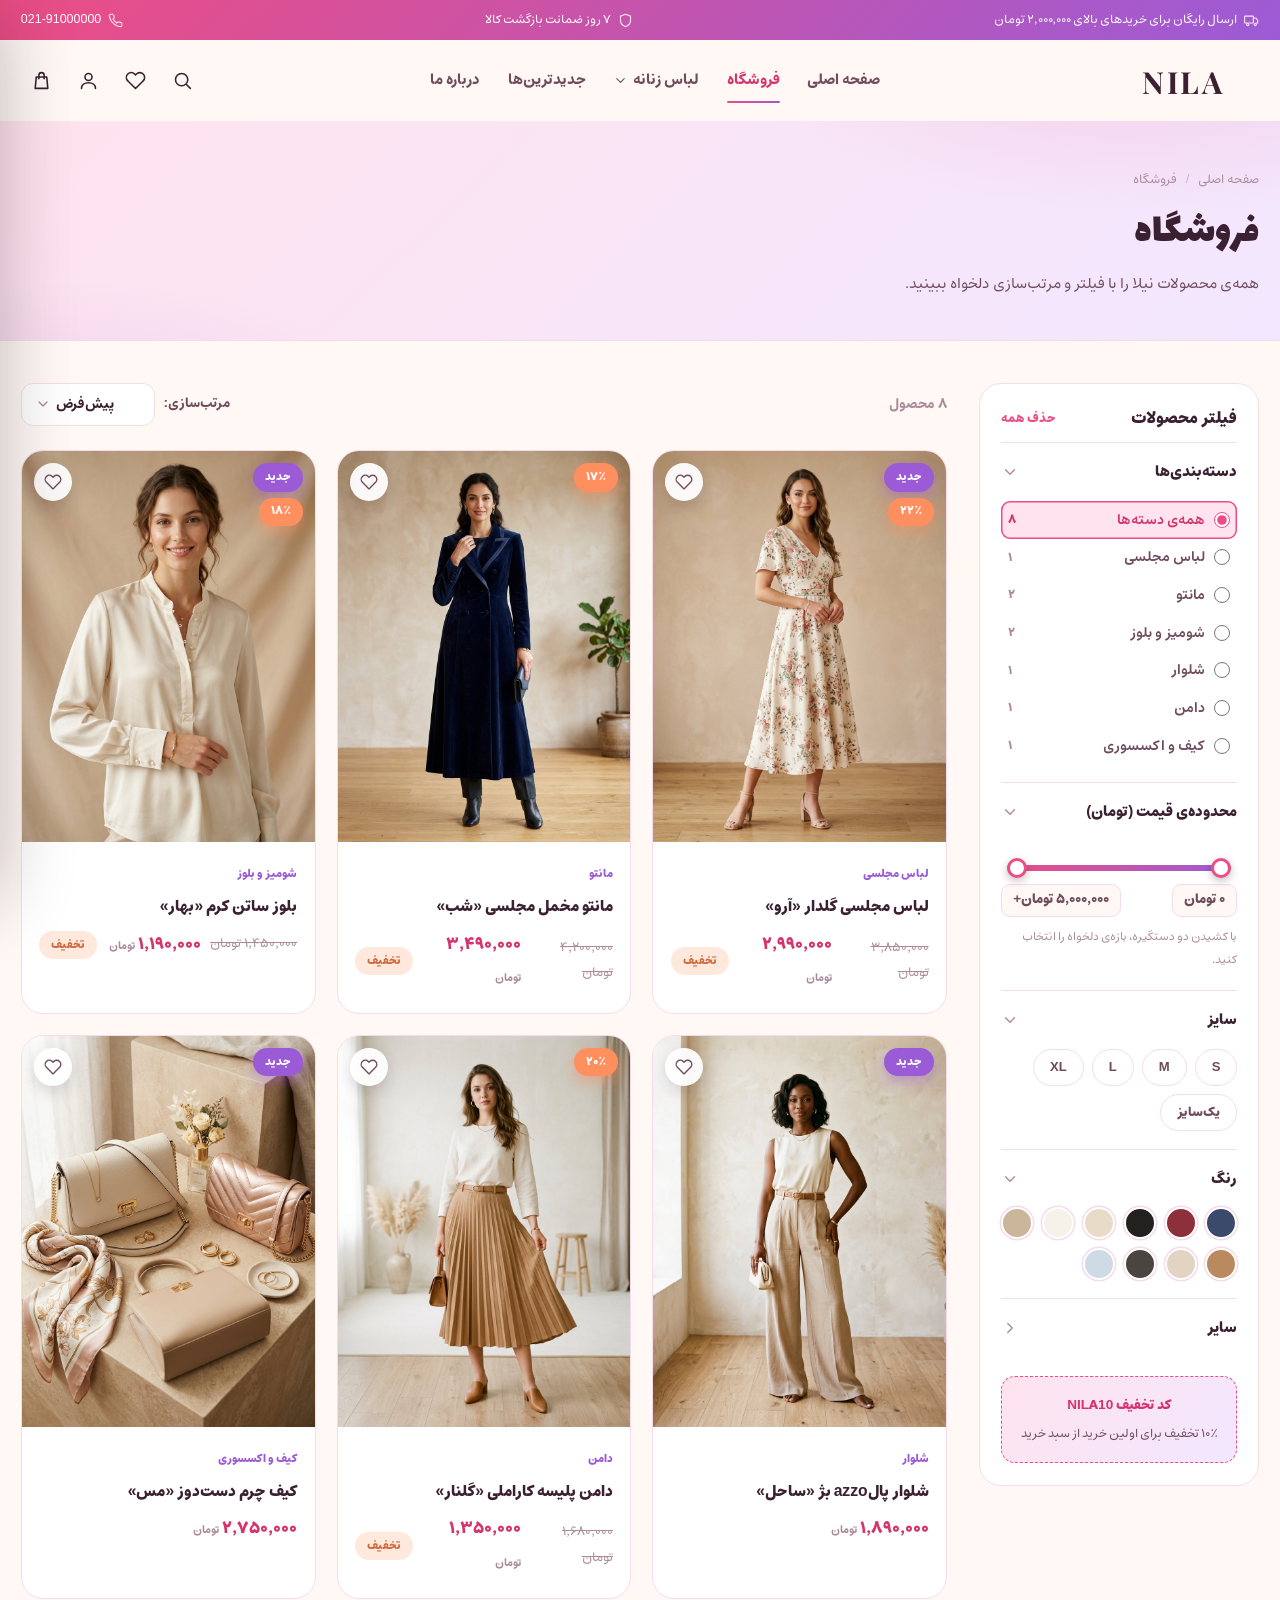
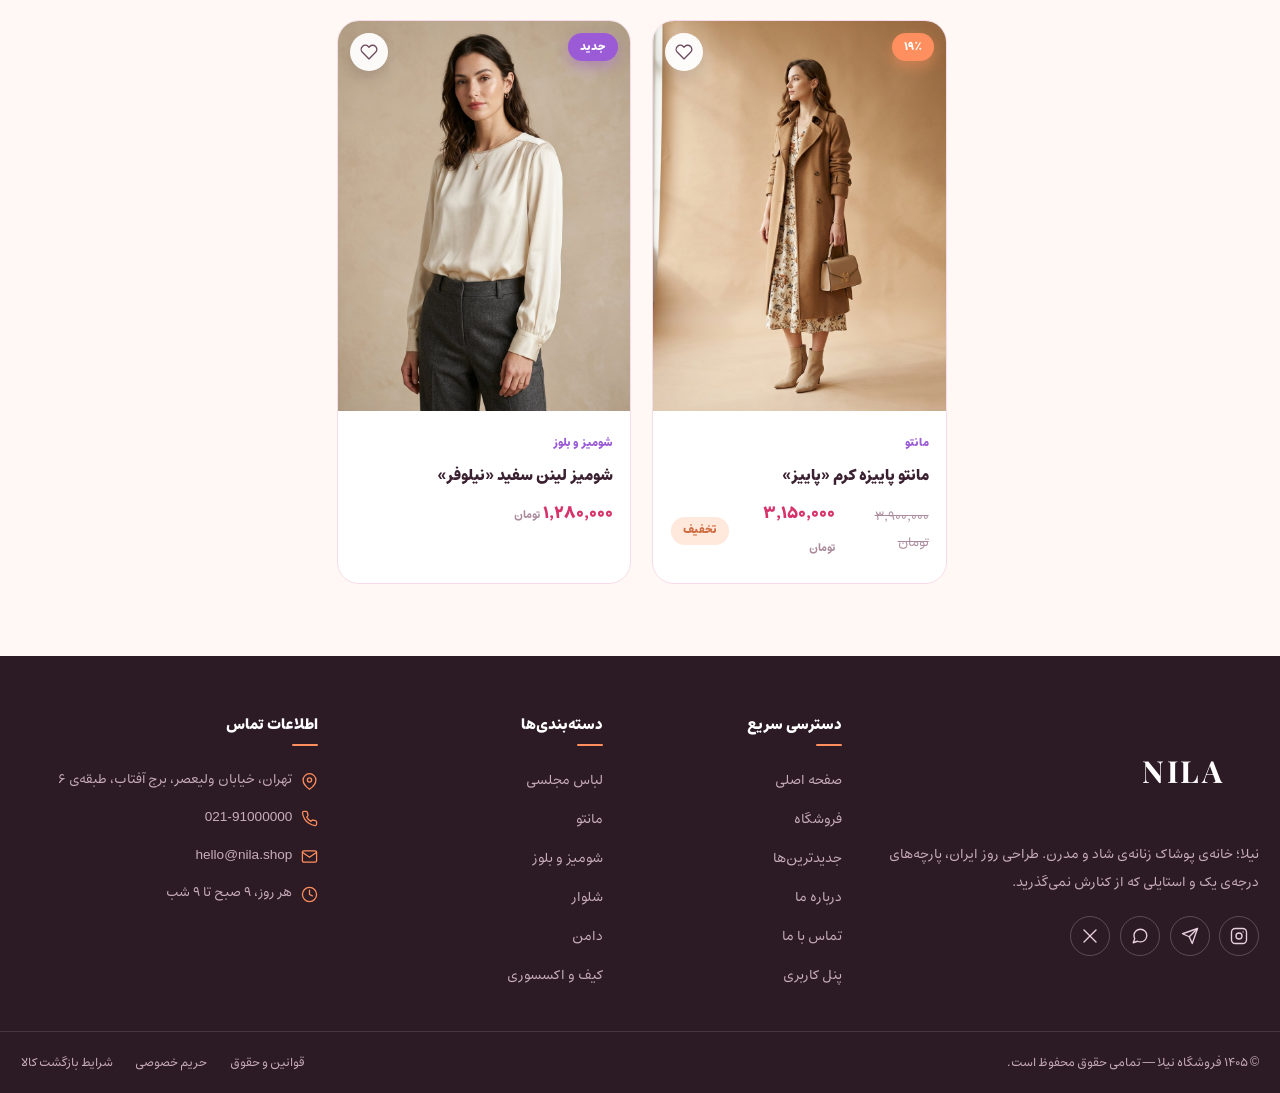
<file: shop.html>
<!DOCTYPE html>
<html lang="fa" dir="rtl">
<head>
  <meta charset="UTF-8">
  <meta name="viewport" content="width=device-width, initial-scale=1.0">
  <title>فروشگاه | نیلا</title>
  <meta name="description" content="همه‌ی محصولات فروشگاه نیلا با فیلتر دسته‌بندی، فیلتر قیمت و مرتب‌سازی.">
  <link rel="icon" href="data:image/svg+xml,%3Csvg xmlns='http://www.w3.org/2000/svg' viewBox='0 0 64 64'%3E%3Crect width='64' height='64' rx='14' fill='%23ec4d84'/%3E%3Ctext x='32' y='45' font-size='36' text-anchor='middle' fill='%23fff' font-family='Tahoma'%3E%D9%86%3C/text%3E%3C/svg%3E">
  <link rel="stylesheet" href="css/style.css">
</head>
<body>

  <!-- نوار بالا -->
  <div class="topbar">
    <div class="container topbar-inner">
      <p>
        <svg class="ic" viewBox="0 0 24 24"><rect x="1" y="5" width="14" height="11" rx="1"/><path d="M15 8h4l3 4v4h-3"/><circle cx="6" cy="18.5" r="1.8"/><circle cx="18" cy="18.5" r="1.8"/></svg>
        ارسال رایگان برای خریدهای بالای ۲,۰۰۰,۰۰۰ تومان
      </p>
      <p class="topbar-mid">
        <svg class="ic" viewBox="0 0 24 24"><path d="M12 22s8-3.5 8-10V5l-8-3-8 3v7c0 6.5 8 10 8 10z"/></svg>
        ۷ روز ضمانت بازگشت کالا
      </p>
      <p class="topbar-end">
        <svg class="ic" viewBox="0 0 24 24"><path d="M22 16.9v3a2 2 0 0 1-2.2 2 19.8 19.8 0 0 1-8.6-3.1 19.5 19.5 0 0 1-6-6A19.8 19.8 0 0 1 2.1 4.2 2 2 0 0 1 4.1 2h3a2 2 0 0 1 2 1.7c.1 1 .4 2 .7 2.9a2 2 0 0 1-.5 2.1L8.1 10a16 16 0 0 0 6 6l1.3-1.3a2 2 0 0 1 2.1-.4c.9.3 1.9.5 2.9.7a2 2 0 0 1 1.6 1.9z"/></svg>
        <span dir="ltr">021-91000000</span>
      </p>
    </div>
  </div>

  <!-- هدر -->
  <header class="site-header" id="siteHeader">
    <div class="container header-inner">
      <button class="icon-btn nav-toggle" id="navToggle" aria-label="باز کردن منو">
        <svg class="ic" viewBox="0 0 24 24"><line x1="3" y1="6" x2="21" y2="6"/><line x1="3" y1="12" x2="21" y2="12"/><line x1="3" y1="18" x2="21" y2="18"/></svg>
      </button>

      <a href="index.html" class="logo"><span class="lg-main">NILA</span></a>

      <nav class="main-nav" id="mainNav" aria-label="منوی اصلی">
    <button class="nav-close" id="navClose" type="button" aria-label="بستن منو"><svg class="ic" viewBox="0 0 24 24"><line x1="18" y1="6" x2="6" y2="18"/><line x1="6" y1="6" x2="18" y2="18"/></svg></button>
        <ul class="nav-list">
          <li><a href="index.html">صفحه اصلی</a></li>
          <li><a href="shop.html" class="active">فروشگاه</a></li>
          <li class="has-drop">
            <a href="shop.html">لباس زنانه
              <svg class="ic" viewBox="0 0 24 24"><polyline points="6 9 12 15 18 9"/></svg>
            </a>
            <!-- مگا منو -->
            <div class="mega" aria-label="دسته‌بندی لباس زنانه">
              <div class="mega-col">
                <h5>لباس</h5>
                <a href="shop.html?category=dress">لباس مجلسی</a>
                <a href="shop.html">لباس روزمره</a>
                <a href="shop.html?type=new">لباس تابستانی</a>
                <a href="shop.html?category=dress">لباس رسمی</a>
              </div>
              <div class="mega-col">
                <h5>پوشاک</h5>
                <a href="shop.html?category=manteau">مانتو</a>
                <a href="shop.html?category=blouse">شومیز</a>
                <a href="shop.html?category=blouse">بلوز</a>
                <a href="shop.html?category=pants">شلوار</a>
                <a href="shop.html?category=skirt">دامن</a>
              </div>
              <div class="mega-col">
                <h5>اکسسوری</h5>
                <a href="shop.html?category=bag">کیف</a>
                <a href="shop.html?category=bag">کفش</a>
                <a href="shop.html?category=bag">شال</a>
                <a href="shop.html?category=bag">زیورآلات</a>
              </div>
              <a class="mega-media" href="shop.html?type=new">
                <img src="images/mega.jpg" alt="کالکشن جدید نیلا" loading="lazy">
                <span>کالکشن جدید ۱۴۰۵</span>
              </a>
            </div>
          </li>
          <li><a href="shop.html?type=new">جدیدترین‌ها</a></li>
          <li><a href="about.html">درباره ما</a></li>
        </ul>
      </nav>

      <div class="header-actions">
        <button class="icon-btn" id="searchToggle" aria-label="جستجو">
          <svg class="ic" viewBox="0 0 24 24"><circle cx="11" cy="11" r="7"/><line x1="21" y1="21" x2="16.5" y2="16.5"/></svg>
        </button>
        <button class="icon-btn" id="wishBtn" aria-label="علاقه‌مندی‌ها">
          <svg class="ic" viewBox="0 0 24 24"><path d="M20.8 4.6a5.5 5.5 0 0 0-7.8 0L12 5.6l-1-1a5.5 5.5 0 0 0-7.8 7.8l1 1L12 21.2l7.8-7.8 1-1a5.5 5.5 0 0 0 0-7.8z"/></svg>
          <span class="wish-badge" id="wishBadge">۰</span>
        </button>
        <button class="icon-btn" id="accountBtn" aria-label="حساب کاربری">
          <svg class="ic" viewBox="0 0 24 24"><circle cx="12" cy="8" r="4"/><path d="M4 21c0-4.2 3.6-6.5 8-6.5s8 2.3 8 6.5"/></svg>
        </button>
        <button class="icon-btn" id="cartBtn" type="button" aria-label="سبد خرید">
          <svg class="ic" viewBox="0 0 24 24"><path d="M6 8h12l1.2 13H4.8L6 8z"/><path d="M9 10V6a3 3 0 0 1 6 0v4"/></svg>
          <span class="cart-badge" id="cartBadge">۰</span>
        </button>
      </div>
    </div>

    <!-- پنل جستجو -->
    <div class="search-panel" id="searchPanel">
      <div class="container search-inner">
        <form class="search-form" id="searchForm" role="search">
          <input type="search" id="searchInput" placeholder="جستجو در نیلا... (مثلاً مانتو یا دامن پلیسه)" autocomplete="off">
          <button class="btn btn-primary" type="submit">جستجو</button>
        </form>
        <p class="search-hints">
          پرجستجوها:
          <a href="shop.html?q=مانتو">مانتو</a>
          <a href="shop.html?q=مجلسی">لباس مجلسی</a>
          <a href="shop.html?q=دامن">دامن</a>
          <a href="shop.html?q=کیف">کیف</a>
          <a href="shop.html?q=بلوز">بلوز</a>
        </p>
      </div>
    </div>
  <div class="nav-overlay" id="navOverlay"></div>
  </header>

  <main>
    <!-- سربرگ صفحه -->
    <section class="page-hero">
      <div class="container">
        <nav class="breadcrumb" aria-label="مسیر صفحه">
          <a href="index.html">صفحه اصلی</a>
          <span class="sep">/</span>
          <span>فروشگاه</span>
        </nav>
        <h1 id="shopTitle">فروشگاه</h1>
        <p>همه‌ی محصولات نیلا را با فیلتر و مرتب‌سازی دلخواه ببینید.</p>
      </div>
    </section>

    <!-- محتوا: فیلترها + گرید محصولات -->
    <section class="container shop-wrap">
      <div class="shop-layout">

        <!-- فیلترها -->
        <aside class="filters" id="filtersPanel" aria-label="فیلتر محصولات">
          <div class="filters-head">
            <h3>فیلتر محصولات</h3>
            <button class="link-btn" id="resetFilters" type="button">حذف همه</button>
          </div>

          <div class="f-group open">
            <button class="f-group-head" type="button" aria-expanded="true">
              دسته‌بندی‌ها
              <svg class="ic" viewBox="0 0 24 24"><polyline points="6 9 12 15 18 9"/></svg>
            </button>
            <div class="f-group-body" id="catList"><!-- با جاوااسکریپت (به‌همراه تعداد) پر می‌شود --></div>
          </div>

          <div class="f-group open">
            <button class="f-group-head" type="button" aria-expanded="true">
              محدوده‌ی قیمت (تومان)
              <svg class="ic" viewBox="0 0 24 24"><polyline points="6 9 12 15 18 9"/></svg>
            </button>
            <div class="f-group-body">
              <div class="range-wrap">
                <div class="range-fill" id="rangeFill"></div>
                <input type="range" class="range-input" id="rangeMin" min="0" max="5000000" step="50000" value="0" aria-label="حداقل قیمت">
                <input type="range" class="range-input" id="rangeMax" min="0" max="5000000" step="50000" value="5000000" aria-label="حداکثر قیمت">
              </div>
              <div class="range-labels">
                <span id="rangeMinLbl">۰ تومان</span>
                <span id="rangeMaxLbl">۵,۰۰۰,۰۰۰+ تومان</span>
              </div>
              <p class="range-hint">با کشیدن دو دستگیره، بازه‌ی دلخواه را انتخاب کنید.</p>
            </div>
          </div>

          <div class="f-group open">
            <button class="f-group-head" type="button" aria-expanded="true">
              سایز
              <svg class="ic" viewBox="0 0 24 24"><polyline points="6 9 12 15 18 9"/></svg>
            </button>
            <div class="f-group-body">
              <div class="chip-row" id="sizeChips"><!-- با جاوااسکریپت پر می‌شود --></div>
            </div>
          </div>

          <div class="f-group open">
            <button class="f-group-head" type="button" aria-expanded="true">
              رنگ
              <svg class="ic" viewBox="0 0 24 24"><polyline points="6 9 12 15 18 9"/></svg>
            </button>
            <div class="f-group-body">
              <div class="dot-row" id="colorDots"><!-- با جاوااسکریپت پر می‌شود --></div>
            </div>
          </div>

          <div class="f-group">
            <button class="f-group-head" type="button" aria-expanded="false">
              سایر
              <svg class="ic" viewBox="0 0 24 24"><polyline points="6 9 12 15 18 9"/></svg>
            </button>
            <div class="f-group-body">
              <label class="f-opt"><input type="checkbox" id="saleOnly"> فقط محصولات تخفیف‌دار</label>
              <label class="f-opt"><input type="checkbox" id="newOnly"> فقط محصولات جدید</label>
            </div>
          </div>

          <div class="filter-promo">
            <p>کد تخفیف NILA10</p>
            <p>۱۰٪ تخفیف برای اولین خرید از سبد خرید</p>
          </div>
        </aside>

        <!-- گرید محصولات -->
        <div class="shop-main">
          <div class="toolbar">
            <div class="toolbar-left">
              <button class="btn btn-outline btn-sm filter-toggle" id="filterToggle" type="button">
                <svg class="ic" viewBox="0 0 24 24"><polygon points="22 3 2 3 10 12.5 10 19 14 21 14 12.5 22 3"/></svg>
                فیلترها
              </button>
              <span class="result-count" id="resultCount"></span>
            </div>
            <div class="sort-wrap">
              <label for="sortSelect">مرتب‌سازی:</label>
              <select id="sortSelect">
                <option value="default">پیش‌فرض</option>
                <option value="new">جدیدترین‌ها</option>
                <option value="cheap">ارزان‌ترین</option>
                <option value="expensive">گران‌ترین</option>
                <option value="popular">پرطرفدارترین</option>
              </select>
            </div>
          </div>

          <div class="products-grid" id="shopGrid"><!-- با جاوااسکریپت پر می‌شود --></div>

          <div class="empty-state" id="shopEmpty" hidden>
            <div class="empty-icon">
              <svg class="ic" viewBox="0 0 24 24"><circle cx="11" cy="11" r="7"/><line x1="21" y1="21" x2="16.5" y2="16.5"/></svg>
            </div>
            <h3>محصولی یافت نشد</h3>
            <p>فیلترها را تغییر دهید یا عبارت دیگری جستجو کنید.</p>
            <button class="btn btn-outline" id="emptyReset" type="button">پاک کردن فیلترها</button>
          </div>
        </div>

      </div>
    </section>
  </main>

  <!-- ═══════════ فوتر ═══════════ -->
  <footer class="site-footer">
    <div class="container footer-grid">
      <div class="f-col f-brand">
        <a href="index.html" class="logo logo-light"><span class="lg-main">NILA</span></a>
        <p>نیلا؛ خانه‌ی پوشاک زنانه‌ی شاد و مدرن. طراحی روز ایران، پارچه‌های درجه‌ی یک و استایلی که از کنارش نمی‌گذرید.</p>
        <div class="socials">
          <a href="#" aria-label="اینستاگرام"><svg class="ic" viewBox="0 0 24 24"><rect x="2" y="2" width="20" height="20" rx="5"/><circle cx="12" cy="12" r="4"/><line x1="17.5" y1="6.5" x2="17.51" y2="6.5"/></svg></a>
          <a href="#" aria-label="تلگرام"><svg class="ic" viewBox="0 0 24 24"><line x1="22" y1="2" x2="11" y2="13"/><polygon points="22 2 15 22 11 13 2 9 22 2"/></svg></a>
          <a href="#" aria-label="واتساپ"><svg class="ic" viewBox="0 0 24 24"><path d="M21 11.5a8.4 8.4 0 0 1-8.5 8.4 8.6 8.6 0 0 1-3.9-.9L3 21l2-5.6a8.3 8.3 0 0 1-1-4.1A8.4 8.4 0 0 1 12.5 3a8.4 8.4 0 0 1 8.5 8.5z"/></svg></a>
          <a href="#" aria-label="ایکس"><svg class="ic" viewBox="0 0 24 24"><line x1="4" y1="4" x2="20" y2="20"/><line x1="20" y1="4" x2="4" y2="20"/></svg></a>
        </div>
      </div>

      <div class="f-col">
        <h4>دسترسی سریع</h4>
        <ul>
          <li><a href="index.html">صفحه اصلی</a></li>
          <li><a href="shop.html">فروشگاه</a></li>
          <li><a href="shop.html?type=new">جدیدترین‌ها</a></li>
          <li><a href="about.html">درباره ما</a></li>
          <li><a href="contact.html">تماس با ما</a></li>
          <li><a href="account.html">پنل کاربری</a></li>
        </ul>
      </div>

      <div class="f-col">
        <h4>دسته‌بندی‌ها</h4>
        <ul>
          <li><a href="shop.html?category=dress">لباس مجلسی</a></li>
          <li><a href="shop.html?category=manteau">مانتو</a></li>
          <li><a href="shop.html?category=blouse">شومیز و بلوز</a></li>
          <li><a href="shop.html?category=pants">شلوار</a></li>
          <li><a href="shop.html?category=skirt">دامن</a></li>
          <li><a href="shop.html?category=bag">کیف و اکسسوری</a></li>
        </ul>
      </div>

      <div class="f-col">
        <h4>اطلاعات تماس</h4>
        <ul class="f-contact">
          <li><svg class="ic" viewBox="0 0 24 24"><path d="M21 10c0 7-9 13-9 13S3 17 3 10a9 9 0 0 1 18 0z"/><circle cx="12" cy="10" r="3"/></svg> تهران، خیابان ولیعصر، برج آفتاب، طبقه‌ی ۶</li>
          <li><svg class="ic" viewBox="0 0 24 24"><path d="M22 16.9v3a2 2 0 0 1-2.2 2 19.8 19.8 0 0 1-8.6-3.1 19.5 19.5 0 0 1-6-6A19.8 19.8 0 0 1 2.1 4.2 2 2 0 0 1 4.1 2h3a2 2 0 0 1 2 1.7c.1 1 .4 2 .7 2.9a2 2 0 0 1-.5 2.1L8.1 10a16 16 0 0 0 6 6l1.3-1.3a2 2 0 0 1 2.1-.4c.9.3 1.9.5 2.9.7a2 2 0 0 1 1.6 1.9z"/></svg> <span dir="ltr">021-91000000</span></li>
          <li><svg class="ic" viewBox="0 0 24 24"><rect x="2" y="4" width="20" height="16" rx="2"/><polyline points="22 6 12 13 2 6"/></svg> hello@nila.shop</li>
          <li><svg class="ic" viewBox="0 0 24 24"><circle cx="12" cy="12" r="10"/><polyline points="12 6 12 12 16 14"/></svg> هر روز، ۹ صبح تا ۹ شب</li>
        </ul>
      </div>
    </div>

    <div class="footer-bottom">
      <div class="container footer-bottom-inner">
        <p>© ۱۴۰۵ فروشگاه نیلا — تمامی حقوق محفوظ است.</p>
        <div class="f-legal">
          <a href="terms.html">قوانین و حقوق</a>
          <a href="terms.html#privacy">حریم خصوصی</a>
          <a href="terms.html#returns">شرایط بازگشت کالا</a>
        </div>
      </div>
    </div>
  </footer>

  <button class="to-top" id="toTop" aria-label="بازگشت به بالا">
    <svg class="ic" viewBox="0 0 24 24"><polyline points="18 15 12 9 6 15"/></svg>
  </button>

  <!-- دراور سبد خرید (کاشه‌شونده از سمت چپ) -->
  <div class="drawer-overlay" id="cartOverlay"></div>
  <aside class="cart-drawer" id="cartDrawer" aria-label="سبد خرید">
    <div class="cd-head">
      <h3>سبد خرید <span class="cd-count" id="cdCount"></span></h3>
      <button class="icon-btn" id="cartClose" type="button" aria-label="بستن سبد">
        <svg class="ic" viewBox="0 0 24 24"><line x1="18" y1="6" x2="6" y2="18"/><line x1="6" y1="6" x2="18" y2="18"/></svg>
      </button>
    </div>
    <div class="cd-items" id="cdItems"><!-- با جاوااسکریپت پر می‌شود --></div>
    <div class="cd-foot" id="cdFoot">
      <div class="cd-row"><span>جمع اقلام</span><b id="cdSubtotal"></b></div>
      <div class="cd-row" id="cdSaveRow" style="display:none"><span>سود شما</span><b id="cdSave" style="color:var(--green)"></b></div>
      <div class="cd-row"><span>هزینه‌ی ارسال</span><b id="cdShipping"></b></div>
      <div class="cd-row total"><span>مبلغ قابل پرداخت</span><b id="cdTotal"></b></div>
      <button class="btn btn-primary btn-block" id="cdCheckout" type="button">
        <svg class="ic" viewBox="0 0 24 24"><path d="M6 8h12l1.2 13H4.8L6 8z"/><path d="M9 10V6a3 3 0 0 1 6 0v4"/></svg>
        تکمیل خرید
      </button>
      <a class="cd-link" href="cart.html">مشاهده‌ی کامل سبد خرید</a>
    </div>
  </aside>

  <script src="js/products.js"></script>
  <script src="js/main.js"></script>
  <script src="js/shop.js"></script>
</body>
</html>
</file>
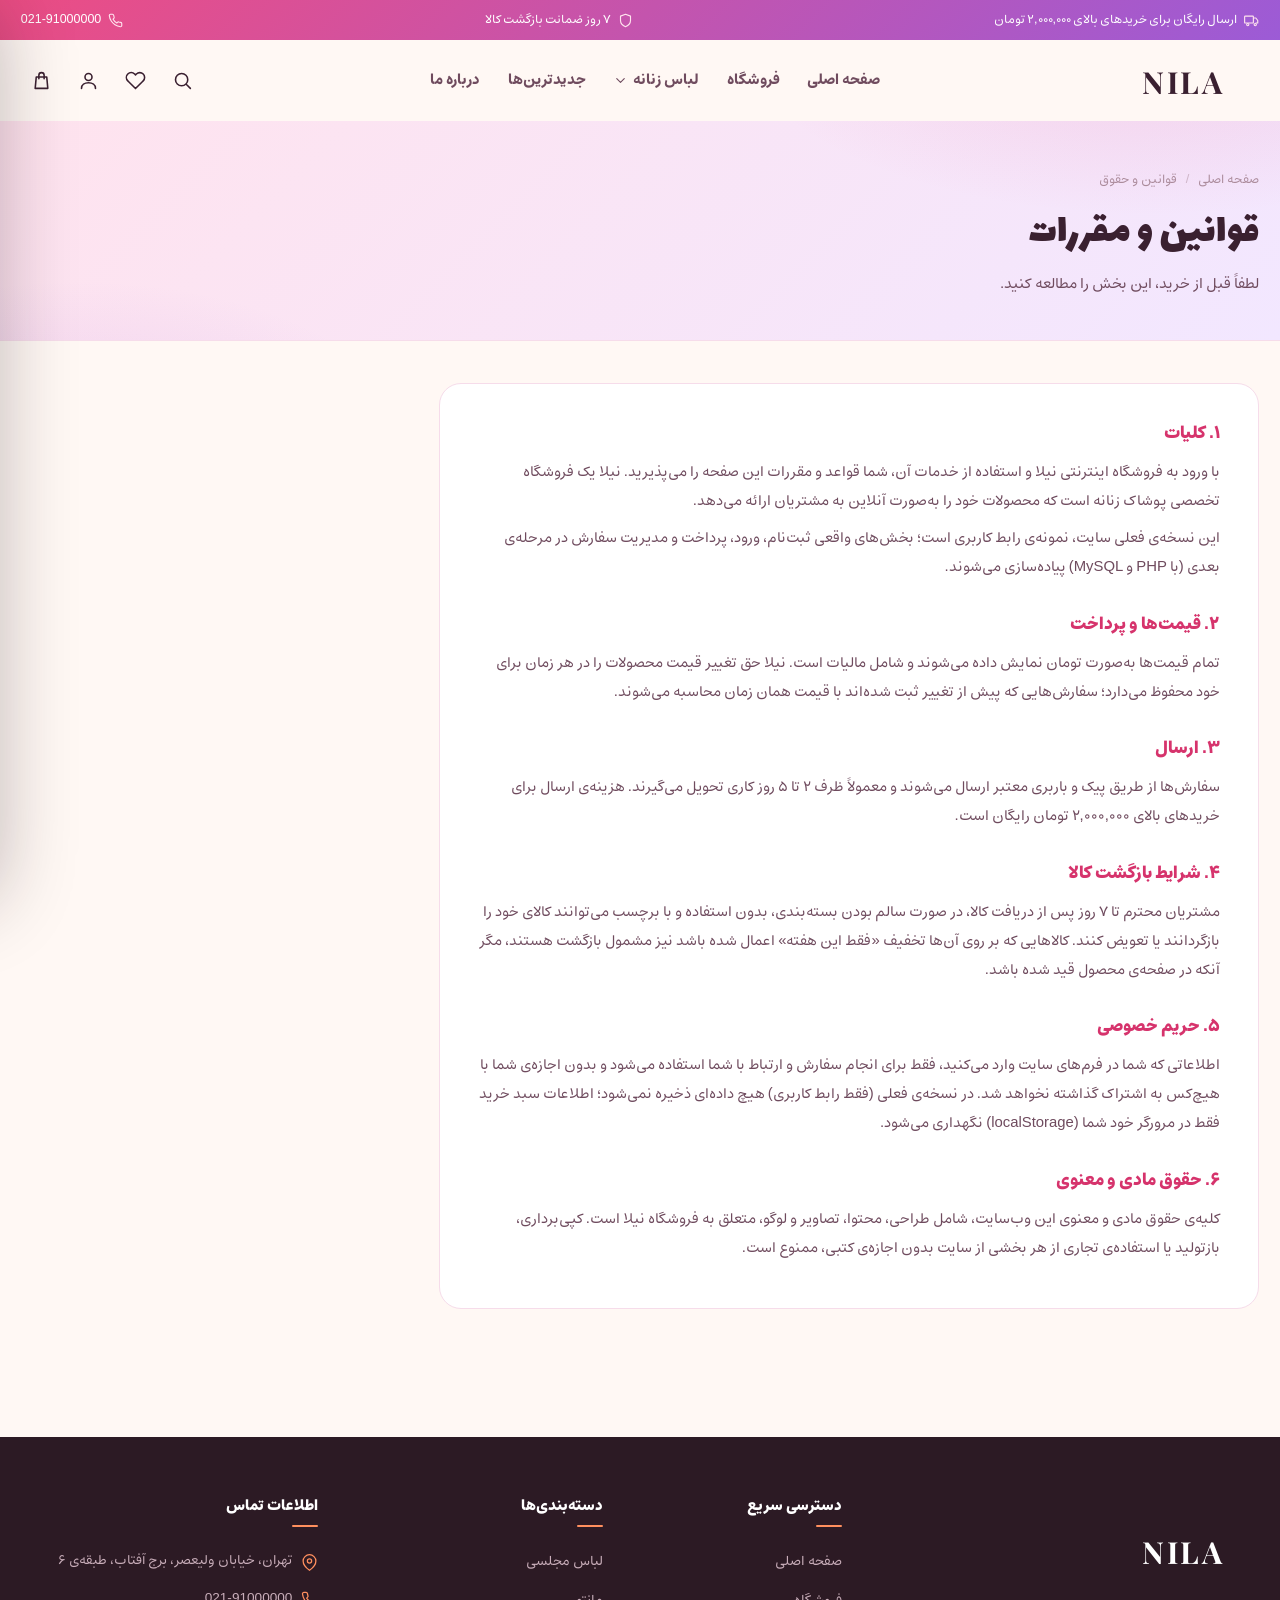
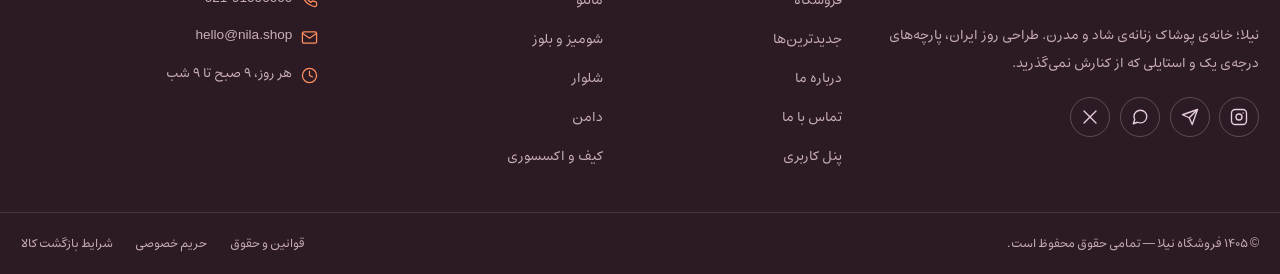
<file: terms.html>
<!DOCTYPE html>
<html lang="fa" dir="rtl">
<head>
  <meta charset="UTF-8">
  <meta name="viewport" content="width=device-width, initial-scale=1.0">
  <title>قوانین و حقوق | نیلا</title>
  <meta name="description" content="قوانین و مقررات، حریم خصوصی و شرایط بازگشت کالا در فروشگاه نیلا.">
  <link rel="icon" href="data:image/svg+xml,%3Csvg xmlns='http://www.w3.org/2000/svg' viewBox='0 0 64 64'%3E%3Crect width='64' height='64' rx='14' fill='%23ec4d84'/%3E%3Ctext x='32' y='45' font-size='36' text-anchor='middle' fill='%23fff' font-family='Tahoma'%3E%D9%86%3C/text%3E%3C/svg%3E">
  <link rel="stylesheet" href="css/style.css">
</head>
<body>

  <!-- نوار بالا -->
  <div class="topbar">
    <div class="container topbar-inner">
      <p>
        <svg class="ic" viewBox="0 0 24 24"><rect x="1" y="5" width="14" height="11" rx="1"/><path d="M15 8h4l3 4v4h-3"/><circle cx="6" cy="18.5" r="1.8"/><circle cx="18" cy="18.5" r="1.8"/></svg>
        ارسال رایگان برای خریدهای بالای ۲,۰۰۰,۰۰۰ تومان
      </p>
      <p class="topbar-mid">
        <svg class="ic" viewBox="0 0 24 24"><path d="M12 22s8-3.5 8-10V5l-8-3-8 3v7c0 6.5 8 10 8 10z"/></svg>
        ۷ روز ضمانت بازگشت کالا
      </p>
      <p class="topbar-end">
        <svg class="ic" viewBox="0 0 24 24"><path d="M22 16.9v3a2 2 0 0 1-2.2 2 19.8 19.8 0 0 1-8.6-3.1 19.5 19.5 0 0 1-6-6A19.8 19.8 0 0 1 2.1 4.2 2 2 0 0 1 4.1 2h3a2 2 0 0 1 2 1.7c.1 1 .4 2 .7 2.9a2 2 0 0 1-.5 2.1L8.1 10a16 16 0 0 0 6 6l1.3-1.3a2 2 0 0 1 2.1-.4c.9.3 1.9.5 2.9.7a2 2 0 0 1 1.6 1.9z"/></svg>
        <span dir="ltr">021-91000000</span>
      </p>
    </div>
  </div>

  <!-- هدر -->
  <header class="site-header" id="siteHeader">
    <div class="container header-inner">
      <button class="icon-btn nav-toggle" id="navToggle" aria-label="باز کردن منو">
        <svg class="ic" viewBox="0 0 24 24"><line x1="3" y1="6" x2="21" y2="6"/><line x1="3" y1="12" x2="21" y2="12"/><line x1="3" y1="18" x2="21" y2="18"/></svg>
      </button>

      <a href="index.html" class="logo"><span class="lg-main">NILA</span></a>

      <nav class="main-nav" id="mainNav" aria-label="منوی اصلی">
    <button class="nav-close" id="navClose" type="button" aria-label="بستن منو"><svg class="ic" viewBox="0 0 24 24"><line x1="18" y1="6" x2="6" y2="18"/><line x1="6" y1="6" x2="18" y2="18"/></svg></button>
        <ul class="nav-list">
          <li><a href="index.html">صفحه اصلی</a></li>
          <li><a href="shop.html">فروشگاه</a></li>
          <li class="has-drop">
            <a href="shop.html">لباس زنانه
              <svg class="ic" viewBox="0 0 24 24"><polyline points="6 9 12 15 18 9"/></svg>
            </a>
            <!-- مگا منو -->
            <div class="mega" aria-label="دسته‌بندی لباس زنانه">
              <div class="mega-col">
                <h5>لباس</h5>
                <a href="shop.html?category=dress">لباس مجلسی</a>
                <a href="shop.html">لباس روزمره</a>
                <a href="shop.html?type=new">لباس تابستانی</a>
                <a href="shop.html?category=dress">لباس رسمی</a>
              </div>
              <div class="mega-col">
                <h5>پوشاک</h5>
                <a href="shop.html?category=manteau">مانتو</a>
                <a href="shop.html?category=blouse">شومیز</a>
                <a href="shop.html?category=blouse">بلوز</a>
                <a href="shop.html?category=pants">شلوار</a>
                <a href="shop.html?category=skirt">دامن</a>
              </div>
              <div class="mega-col">
                <h5>اکسسوری</h5>
                <a href="shop.html?category=bag">کیف</a>
                <a href="shop.html?category=bag">کفش</a>
                <a href="shop.html?category=bag">شال</a>
                <a href="shop.html?category=bag">زیورآلات</a>
              </div>
              <a class="mega-media" href="shop.html?type=new">
                <img src="images/mega.jpg" alt="کالکشن جدید نیلا" loading="lazy">
                <span>کالکشن جدید ۱۴۰۵</span>
              </a>
            </div>
          </li>
          <li><a href="shop.html?type=new">جدیدترین‌ها</a></li>
          <li><a href="about.html">درباره ما</a></li>
        </ul>
      </nav>

      <div class="header-actions">
        <button class="icon-btn" id="searchToggle" aria-label="جستجو">
          <svg class="ic" viewBox="0 0 24 24"><circle cx="11" cy="11" r="7"/><line x1="21" y1="21" x2="16.5" y2="16.5"/></svg>
        </button>
        <button class="icon-btn" id="wishBtn" aria-label="علاقه‌مندی‌ها">
          <svg class="ic" viewBox="0 0 24 24"><path d="M20.8 4.6a5.5 5.5 0 0 0-7.8 0L12 5.6l-1-1a5.5 5.5 0 0 0-7.8 7.8l1 1L12 21.2l7.8-7.8 1-1a5.5 5.5 0 0 0 0-7.8z"/></svg>
          <span class="wish-badge" id="wishBadge">۰</span>
        </button>
        <button class="icon-btn" id="accountBtn" aria-label="حساب کاربری">
          <svg class="ic" viewBox="0 0 24 24"><circle cx="12" cy="8" r="4"/><path d="M4 21c0-4.2 3.6-6.5 8-6.5s8 2.3 8 6.5"/></svg>
        </button>
        <button class="icon-btn" id="cartBtn" type="button" aria-label="سبد خرید">
          <svg class="ic" viewBox="0 0 24 24"><path d="M6 8h12l1.2 13H4.8L6 8z"/><path d="M9 10V6a3 3 0 0 1 6 0v4"/></svg>
          <span class="cart-badge" id="cartBadge">۰</span>
        </button>
      </div>
    </div>

    <!-- پنل جستجو -->
    <div class="search-panel" id="searchPanel">
      <div class="container search-inner">
        <form class="search-form" id="searchForm" role="search">
          <input type="search" id="searchInput" placeholder="جستجو در نیلا... (مثلاً مانتو یا دامن پلیسه)" autocomplete="off">
          <button class="btn btn-primary" type="submit">جستجو</button>
        </form>
        <p class="search-hints">
          پرجستجوها:
          <a href="shop.html?q=مانتو">مانتو</a>
          <a href="shop.html?q=مجلسی">لباس مجلسی</a>
          <a href="shop.html?q=دامن">دامن</a>
          <a href="shop.html?q=کیف">کیف</a>
          <a href="shop.html?q=بلوز">بلوز</a>
        </p>
      </div>
    </div>
  <div class="nav-overlay" id="navOverlay"></div>
  </header>

  <main>
    <!-- سربرگ صفحه -->
    <section class="page-hero">
      <div class="container">
        <nav class="breadcrumb" aria-label="مسیر صفحه">
          <a href="index.html">صفحه اصلی</a>
          <span class="sep">/</span>
          <span>قوانین و حقوق</span>
        </nav>
        <h1>قوانین و مقررات</h1>
        <p>لطفاً قبل از خرید، این بخش را مطالعه کنید.</p>
      </div>
    </section>

    <section class="container" style="padding-bottom:3.5rem;">
      <div class="prose">
        <h2>۱. کلیات</h2>
        <p>با ورود به فروشگاه اینترنتی نیلا و استفاده از خدمات آن، شما قواعد و مقررات این صفحه را می‌پذیرید. نیلا یک فروشگاه تخصصی پوشاک زنانه است که محصولات خود را به‌صورت آنلاین به مشتریان ارائه می‌دهد.</p>
        <p>این نسخه‌ی فعلی سایت، نمونه‌ی رابط کاربری است؛ بخش‌های واقعی ثبت‌نام، ورود، پرداخت و مدیریت سفارش در مرحله‌ی بعدی (با PHP و MySQL) پیاده‌سازی می‌شوند.</p>

        <h2>۲. قیمت‌ها و پرداخت</h2>
        <p>تمام قیمت‌ها به‌صورت تومان نمایش داده می‌شوند و شامل مالیات است. نیلا حق تغییر قیمت محصولات را در هر زمان برای خود محفوظ می‌دارد؛ سفارش‌هایی که پیش از تغییر ثبت شده‌اند با قیمت همان زمان محاسبه می‌شوند.</p>

        <h2>۳. ارسال</h2>
        <p>سفارش‌ها از طریق پیک و باربری معتبر ارسال می‌شوند و معمولاً ظرف ۲ تا ۵ روز کاری تحویل می‌گیرند. هزینه‌ی ارسال برای خریدهای بالای ۲,۰۰۰,۰۰۰ تومان رایگان است.</p>

        <h2 id="returns">۴. شرایط بازگشت کالا</h2>
        <p>مشتریان محترم تا ۷ روز پس از دریافت کالا، در صورت سالم بودن بسته‌بندی، بدون استفاده و با برچسب می‌توانند کالای خود را بازگردانند یا تعویض کنند. کالاهایی که بر روی آن‌ها تخفیف «فقط این هفته» اعمال شده باشد نیز مشمول بازگشت هستند، مگر آنکه در صفحه‌ی محصول قید شده باشد.</p>

        <h2 id="privacy">۵. حریم خصوصی</h2>
        <p>اطلاعاتی که شما در فرم‌های سایت وارد می‌کنید، فقط برای انجام سفارش و ارتباط با شما استفاده می‌شود و بدون اجازه‌ی شما با هیچ‌کس به اشتراک گذاشته نخواهد شد. در نسخه‌ی فعلی (فقط رابط کاربری) هیچ داده‌ای ذخیره نمی‌شود؛ اطلاعات سبد خرید فقط در مرورگر خود شما (localStorage) نگهداری می‌شود.</p>

        <h2>۶. حقوق مادی و معنوی</h2>
        <p>کلیه‌ی حقوق مادی و معنوی این وب‌سایت، شامل طراحی، محتوا، تصاویر و لوگو، متعلق به فروشگاه نیلا است. کپی‌برداری، بازتولید یا استفاده‌ی تجاری از هر بخشی از سایت بدون اجازه‌ی کتبی، ممنوع است.</p>
      </div>
    </section>
  </main>

  <!-- ═══════════ فوتر ═══════════ -->
  <footer class="site-footer">
    <div class="container footer-grid">
      <div class="f-col f-brand">
        <a href="index.html" class="logo logo-light"><span class="lg-main">NILA</span></a>
        <p>نیلا؛ خانه‌ی پوشاک زنانه‌ی شاد و مدرن. طراحی روز ایران، پارچه‌های درجه‌ی یک و استایلی که از کنارش نمی‌گذرید.</p>
        <div class="socials">
          <a href="#" aria-label="اینستاگرام"><svg class="ic" viewBox="0 0 24 24"><rect x="2" y="2" width="20" height="20" rx="5"/><circle cx="12" cy="12" r="4"/><line x1="17.5" y1="6.5" x2="17.51" y2="6.5"/></svg></a>
          <a href="#" aria-label="تلگرام"><svg class="ic" viewBox="0 0 24 24"><line x1="22" y1="2" x2="11" y2="13"/><polygon points="22 2 15 22 11 13 2 9 22 2"/></svg></a>
          <a href="#" aria-label="واتساپ"><svg class="ic" viewBox="0 0 24 24"><path d="M21 11.5a8.4 8.4 0 0 1-8.5 8.4 8.6 8.6 0 0 1-3.9-.9L3 21l2-5.6a8.3 8.3 0 0 1-1-4.1A8.4 8.4 0 0 1 12.5 3a8.4 8.4 0 0 1 8.5 8.5z"/></svg></a>
          <a href="#" aria-label="ایکس"><svg class="ic" viewBox="0 0 24 24"><line x1="4" y1="4" x2="20" y2="20"/><line x1="20" y1="4" x2="4" y2="20"/></svg></a>
        </div>
      </div>

      <div class="f-col">
        <h4>دسترسی سریع</h4>
        <ul>
          <li><a href="index.html">صفحه اصلی</a></li>
          <li><a href="shop.html">فروشگاه</a></li>
          <li><a href="shop.html?type=new">جدیدترین‌ها</a></li>
          <li><a href="about.html">درباره ما</a></li>
          <li><a href="contact.html">تماس با ما</a></li>
          <li><a href="account.html">پنل کاربری</a></li>
        </ul>
      </div>

      <div class="f-col">
        <h4>دسته‌بندی‌ها</h4>
        <ul>
          <li><a href="shop.html?category=dress">لباس مجلسی</a></li>
          <li><a href="shop.html?category=manteau">مانتو</a></li>
          <li><a href="shop.html?category=blouse">شومیز و بلوز</a></li>
          <li><a href="shop.html?category=pants">شلوار</a></li>
          <li><a href="shop.html?category=skirt">دامن</a></li>
          <li><a href="shop.html?category=bag">کیف و اکسسوری</a></li>
        </ul>
      </div>

      <div class="f-col">
        <h4>اطلاعات تماس</h4>
        <ul class="f-contact">
          <li><svg class="ic" viewBox="0 0 24 24"><path d="M21 10c0 7-9 13-9 13S3 17 3 10a9 9 0 0 1 18 0z"/><circle cx="12" cy="10" r="3"/></svg> تهران، خیابان ولیعصر، برج آفتاب، طبقه‌ی ۶</li>
          <li><svg class="ic" viewBox="0 0 24 24"><path d="M22 16.9v3a2 2 0 0 1-2.2 2 19.8 19.8 0 0 1-8.6-3.1 19.5 19.5 0 0 1-6-6A19.8 19.8 0 0 1 2.1 4.2 2 2 0 0 1 4.1 2h3a2 2 0 0 1 2 1.7c.1 1 .4 2 .7 2.9a2 2 0 0 1-.5 2.1L8.1 10a16 16 0 0 0 6 6l1.3-1.3a2 2 0 0 1 2.1-.4c.9.3 1.9.5 2.9.7a2 2 0 0 1 1.6 1.9z"/></svg> <span dir="ltr">021-91000000</span></li>
          <li><svg class="ic" viewBox="0 0 24 24"><rect x="2" y="4" width="20" height="16" rx="2"/><polyline points="22 6 12 13 2 6"/></svg> hello@nila.shop</li>
          <li><svg class="ic" viewBox="0 0 24 24"><circle cx="12" cy="12" r="10"/><polyline points="12 6 12 12 16 14"/></svg> هر روز، ۹ صبح تا ۹ شب</li>
        </ul>
      </div>
    </div>

    <div class="footer-bottom">
      <div class="container footer-bottom-inner">
        <p>© ۱۴۰۵ فروشگاه نیلا — تمامی حقوق محفوظ است.</p>
        <div class="f-legal">
          <a href="terms.html">قوانین و حقوق</a>
          <a href="terms.html#privacy">حریم خصوصی</a>
          <a href="terms.html#returns">شرایط بازگشت کالا</a>
        </div>
      </div>
    </div>
  </footer>

  <button class="to-top" id="toTop" aria-label="بازگشت به بالا">
    <svg class="ic" viewBox="0 0 24 24"><polyline points="18 15 12 9 6 15"/></svg>
  </button>

  <!-- دراور سبد خرید (کاشه‌شونده از سمت چپ) -->
  <div class="drawer-overlay" id="cartOverlay"></div>
  <aside class="cart-drawer" id="cartDrawer" aria-label="سبد خرید">
    <div class="cd-head">
      <h3>سبد خرید <span class="cd-count" id="cdCount"></span></h3>
      <button class="icon-btn" id="cartClose" type="button" aria-label="بستن سبد">
        <svg class="ic" viewBox="0 0 24 24"><line x1="18" y1="6" x2="6" y2="18"/><line x1="6" y1="6" x2="18" y2="18"/></svg>
      </button>
    </div>
    <div class="cd-items" id="cdItems"><!-- با جاوااسکریپت پر می‌شود --></div>
    <div class="cd-foot" id="cdFoot">
      <div class="cd-row"><span>جمع اقلام</span><b id="cdSubtotal"></b></div>
      <div class="cd-row" id="cdSaveRow" style="display:none"><span>سود شما</span><b id="cdSave" style="color:var(--green)"></b></div>
      <div class="cd-row"><span>هزینه‌ی ارسال</span><b id="cdShipping"></b></div>
      <div class="cd-row total"><span>مبلغ قابل پرداخت</span><b id="cdTotal"></b></div>
      <button class="btn btn-primary btn-block" id="cdCheckout" type="button">
        <svg class="ic" viewBox="0 0 24 24"><path d="M6 8h12l1.2 13H4.8L6 8z"/><path d="M9 10V6a3 3 0 0 1 6 0v4"/></svg>
        تکمیل خرید
      </button>
      <a class="cd-link" href="cart.html">مشاهده‌ی کامل سبد خرید</a>
    </div>
  </aside>

  <script src="js/products.js"></script>
  <script src="js/main.js"></script>
</body>
</html>
</file>
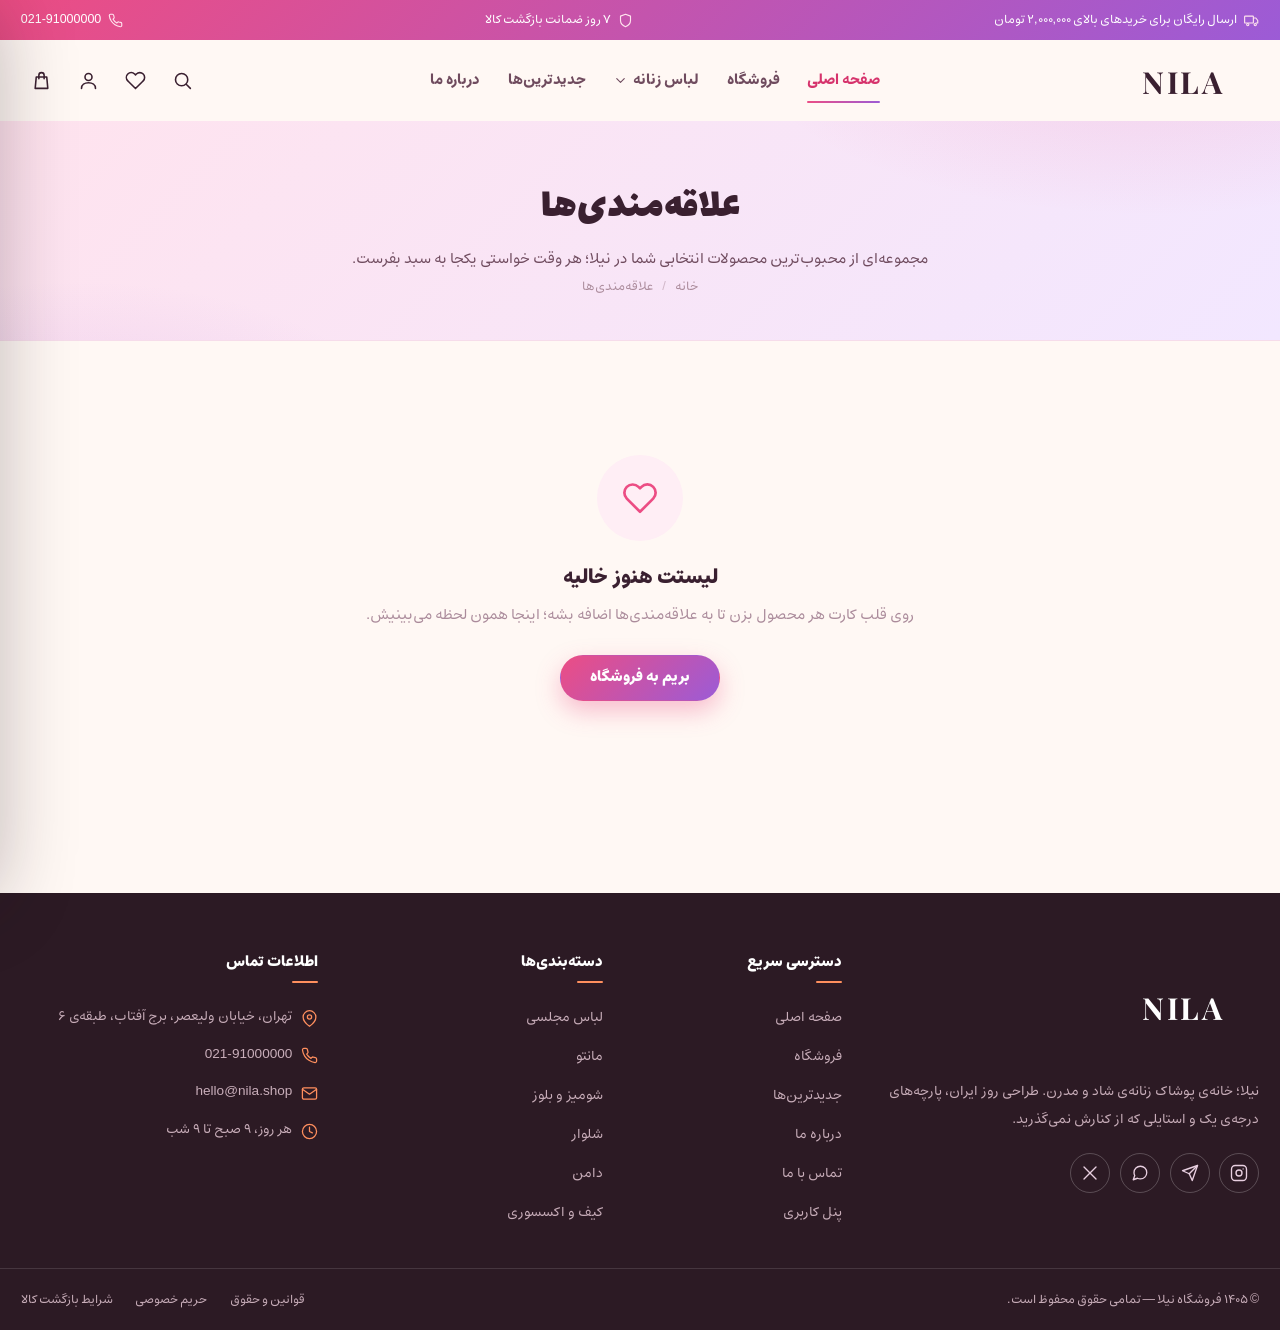
<file: wishlist.html>
<!DOCTYPE html>
<html lang="fa" dir="rtl">
<head>
  <meta charset="UTF-8">
  <meta name="viewport" content="width=device-width, initial-scale=1.0">
  <title>علاقه‌مندی‌ها | نیلا</title>
  <meta name="description" content="لیست علاقه‌مندی‌های شما در فروشگاه نیلا؛ محصولاتی که انتخاب کرده‌ای در یک نگاه.">
  <link rel="icon" href="data:image/svg+xml,%3Csvg xmlns='http://www.w3.org/2000/svg' viewBox='0 0 64 64'%3E%3Crect width='64' height='64' rx='16' fill='%23ec4d84'/%3E%3Ctext x='32' y='45' font-size='36' text-anchor='middle' fill='%23fff' font-family='Tahoma'%3E%D9%86%3C/text%3E%3C/svg%3E">
  <link rel="stylesheet" href="css/style.css">
</head>
<body>

  <!-- نوار بالا -->
  <div class="topbar">
    <div class="container topbar-inner">
      <p>
        <svg class="ic" viewBox="0 0 24 24"><rect x="1" y="5" width="14" height="11" rx="1"/><path d="M15 8h4l3 4v4h-3"/><circle cx="6" cy="18.5" r="1.8"/><circle cx="18" cy="18.5" r="1.8"/></svg>
        ارسال رایگان برای خریدهای بالای ۲,۰۰۰,۰۰۰ تومان
      </p>
      <p class="topbar-mid">
        <svg class="ic" viewBox="0 0 24 24"><path d="M12 22s8-3.5 8-10V5l-8-3-8 3v7c0 6.5 8 10 8 10z"/></svg>
        ۷ روز ضمانت بازگشت کالا
      </p>
      <p class="topbar-end">
        <svg class="ic" viewBox="0 0 24 24"><path d="M22 16.9v3a2 2 0 0 1-2.2 2 19.8 19.8 0 0 1-8.6-3.1 19.5 19.5 0 0 1-6-6A19.8 19.8 0 0 1 2.1 4.2 2 2 0 0 1 4.1 2h3a2 2 0 0 1 2 1.7c.1 1 .4 2 .7 2.9a2 2 0 0 1-.5 2.1L8.1 10a16 16 0 0 0 6 6l1.3-1.3a2 2 0 0 1 2.1-.4c.9.3 1.9.5 2.9.7a2 2 0 0 1 1.6 1.9z"/></svg>
        <span dir="ltr">021-91000000</span>
      </p>
    </div>
  </div>

  <!-- هدر -->
  <header class="site-header" id="siteHeader">
    <div class="container header-inner">
      <button class="icon-btn nav-toggle" id="navToggle" aria-label="باز کردن منو">
        <svg class="ic" viewBox="0 0 24 24"><line x1="3" y1="6" x2="21" y2="6"/><line x1="3" y1="12" x2="21" y2="12"/><line x1="3" y1="18" x2="21" y2="18"/></svg>
      </button>

      <a href="index.html" class="logo"><span class="lg-main">NILA</span></a>

      <nav class="main-nav" id="mainNav" aria-label="منوی اصلی">
    <button class="nav-close" id="navClose" type="button" aria-label="بستن منو"><svg class="ic" viewBox="0 0 24 24"><line x1="18" y1="6" x2="6" y2="18"/><line x1="6" y1="6" x2="18" y2="18"/></svg></button>
        <ul class="nav-list">
          <li><a href="index.html" class="active">صفحه اصلی</a></li>
          <li><a href="shop.html">فروشگاه</a></li>
          <li class="has-drop">
            <a href="shop.html">لباس زنانه
              <svg class="ic" viewBox="0 0 24 24"><polyline points="6 9 12 15 18 9"/></svg>
            </a>
            <!-- مگا منو -->
            <div class="mega" aria-label="دسته‌بندی لباس زنانه">
              <div class="mega-col">
                <h5>لباس</h5>
                <a href="shop.html?category=dress">لباس مجلسی</a>
                <a href="shop.html">لباس روزمره</a>
                <a href="shop.html?type=new">لباس تابستانی</a>
                <a href="shop.html?category=dress">لباس رسمی</a>
              </div>
              <div class="mega-col">
                <h5>پوشاک</h5>
                <a href="shop.html?category=manteau">مانتو</a>
                <a href="shop.html?category=blouse">شومیز</a>
                <a href="shop.html?category=blouse">بلوز</a>
                <a href="shop.html?category=pants">شلوار</a>
                <a href="shop.html?category=skirt">دامن</a>
              </div>
              <div class="mega-col">
                <h5>اکسسوری</h5>
                <a href="shop.html?category=bag">کیف</a>
                <a href="shop.html?category=bag">کفش</a>
                <a href="shop.html?category=bag">شال</a>
                <a href="shop.html?category=bag">زیورآلات</a>
              </div>
              <a class="mega-media" href="shop.html?type=new">
                <img src="images/mega.jpg" alt="کالکشن جدید نیلا" loading="lazy">
                <span>کالکشن جدید ۱۴۰۵</span>
              </a>
            </div>
          </li>
          <li><a href="shop.html?type=new">جدیدترین‌ها</a></li>
          <li><a href="about.html">درباره ما</a></li>
        </ul>
      </nav>

      <div class="header-actions">
        <button class="icon-btn" id="searchToggle" aria-label="جستجو">
          <svg class="ic" viewBox="0 0 24 24"><circle cx="11" cy="11" r="7"/><line x1="21" y1="21" x2="16.5" y2="16.5"/></svg>
        </button>
        <button class="icon-btn" id="wishBtn" aria-label="علاقه‌مندی‌ها">
          <svg class="ic" viewBox="0 0 24 24"><path d="M20.8 4.6a5.5 5.5 0 0 0-7.8 0L12 5.6l-1-1a5.5 5.5 0 0 0-7.8 7.8l1 1L12 21.2l7.8-7.8 1-1a5.5 5.5 0 0 0 0-7.8z"/></svg>
          <span class="wish-badge" id="wishBadge">۰</span>
        </button>
        <button class="icon-btn" id="accountBtn" aria-label="حساب کاربری">
          <svg class="ic" viewBox="0 0 24 24"><circle cx="12" cy="8" r="4"/><path d="M4 21c0-4.2 3.6-6.5 8-6.5s8 2.3 8 6.5"/></svg>
        </button>
        <button class="icon-btn" id="cartBtn" type="button" aria-label="سبد خرید">
          <svg class="ic" viewBox="0 0 24 24"><path d="M6 8h12l1.2 13H4.8L6 8z"/><path d="M9 10V6a3 3 0 0 1 6 0v4"/></svg>
          <span class="cart-badge" id="cartBadge">۰</span>
        </button>
      </div>
    </div>

    <!-- پنل جستجو -->
    <div class="search-panel" id="searchPanel">
      <div class="container search-inner">
        <form class="search-form" id="searchForm" role="search">
          <input type="search" id="searchInput" placeholder="جستجو در نیلا... (مثلاً مانتو یا دامن پلیسه)" autocomplete="off">
          <button class="btn btn-primary" type="submit">جستجو</button>
        </form>
        <p class="search-hints">
          پرجستجوها:
          <a href="shop.html?q=مانتو">مانتو</a>
          <a href="shop.html?q=مجلسی">لباس مجلسی</a>
          <a href="shop.html?q=دامن">دامن</a>
          <a href="shop.html?q=کیف">کیف</a>
          <a href="shop.html?q=بلوز">بلوز</a>
        </p>
      </div>
    </div>
  <div class="nav-overlay" id="navOverlay"></div>
  </header>

  <main>
    <section class="page-hero page-hero--center">
      <div class="container">
        <h1>علاقه‌مندی‌ها</h1>
        <p>مجموعه‌ای از محبوب‌ترین محصولات انتخابی شما در نیلا؛ هر وقت خواستی یکجا به سبد بفرست.</p>
        <nav class="breadcrumb" aria-label="مسیر صفحه">
          <a href="index.html">خانه</a>
          <span class="sep">/</span>
          <span>علاقه‌مندی‌ها</span>
        </nav>
      </div>
    </section>

    <section class="container" style="padding-bottom:3rem;">
      <div class="wish-bar" id="wishBar">
        <div class="wb-info">
          <span class="wb-ic">
            <svg class="ic" viewBox="0 0 24 24"><path d="M20.8 4.6a5.5 5.5 0 0 0-7.8 0L12 5.6l-1-1a5.5 5.5 0 0 0-7.8 7.8l1 1L12 21.2l7.8-7.8 1-1a5.5 5.5 0 0 0 0-7.8z"/></svg>
          </span>
          <div class="wb-text">
            <strong>لیست پس‌انداز شده</strong>
            <span>شما <b class="wb-chip" id="wishBarCount">۰</b> کالا در لیست علاقه‌مندی‌های خود دارید</span>
          </div>
        </div>
        <div class="wb-actions">
          <button class="btn btn-primary" type="button" id="wishAddAll">
            <svg class="ic" viewBox="0 0 24 24"><path d="M6 8h12l1.2 13H4.8L6 8z"/><path d="M9 10V6a3 3 0 0 1 6 0v4"/></svg>
            افزودن همه به سبد خرید
          </button>
          <button class="btn btn-outline" type="button" id="wishClearAll">
            <svg class="ic" viewBox="0 0 24 24"><polyline points="3 6 5 6 21 6"/><path d="M19 6l-1 14a2 2 0 0 1-2 2H8a2 2 0 0 1-2-2L5 6"/><path d="M10 11v6M14 11v6"/><path d="M9 6V4a1 1 0 0 1 1-1h4a1 1 0 0 1 1 1v2"/></svg>
            پاک‌سازی کامل
          </button>
        </div>
      </div>
      <div class="products-grid" id="wishGrid"><!-- با جاوااسکریپت پر می‌شود --></div>
      <div class="empty-state" id="wishEmpty" hidden>
        <div class="empty-icon">
          <svg class="ic" viewBox="0 0 24 24"><path d="M20.8 4.6a5.5 5.5 0 0 0-7.8 0L12 5.6l-1-1a5.5 5.5 0 0 0-7.8 7.8l1 1L12 21.2l7.8-7.8 1-1a5.5 5.5 0 0 0 0-7.8z"/></svg>
        </div>
        <h3>لیستت هنوز خالیه</h3>
        <p>روی قلب کارت هر محصول بزن تا به علاقه‌مندی‌ها اضافه بشه؛ اینجا همون لحظه می‌بینیش.</p>
        <a class="btn btn-primary" href="shop.html">بریم به فروشگاه</a>
      </div>
    </section>
  </main>
  <!-- ═══════════ فوتر ═══════════ -->
  <footer class="site-footer">
    <div class="container footer-grid">
      <div class="f-col f-brand">
        <a href="index.html" class="logo logo-light"><span class="lg-main">NILA</span></a>
        <p>نیلا؛ خانه‌ی پوشاک زنانه‌ی شاد و مدرن. طراحی روز ایران، پارچه‌های درجه‌ی یک و استایلی که از کنارش نمی‌گذرید.</p>
        <div class="socials">
          <a href="#" aria-label="اینستاگرام"><svg class="ic" viewBox="0 0 24 24"><rect x="2" y="2" width="20" height="20" rx="5"/><circle cx="12" cy="12" r="4"/><line x1="17.5" y1="6.5" x2="17.51" y2="6.5"/></svg></a>
          <a href="#" aria-label="تلگرام"><svg class="ic" viewBox="0 0 24 24"><line x1="22" y1="2" x2="11" y2="13"/><polygon points="22 2 15 22 11 13 2 9 22 2"/></svg></a>
          <a href="#" aria-label="واتساپ"><svg class="ic" viewBox="0 0 24 24"><path d="M21 11.5a8.4 8.4 0 0 1-8.5 8.4 8.6 8.6 0 0 1-3.9-.9L3 21l2-5.6a8.3 8.3 0 0 1-1-4.1A8.4 8.4 0 0 1 12.5 3a8.4 8.4 0 0 1 8.5 8.5z"/></svg></a>
          <a href="#" aria-label="ایکس"><svg class="ic" viewBox="0 0 24 24"><line x1="4" y1="4" x2="20" y2="20"/><line x1="20" y1="4" x2="4" y2="20"/></svg></a>
        </div>
      </div>

      <div class="f-col">
        <h4>دسترسی سریع</h4>
        <ul>
          <li><a href="index.html">صفحه اصلی</a></li>
          <li><a href="shop.html">فروشگاه</a></li>
          <li><a href="shop.html?type=new">جدیدترین‌ها</a></li>
          <li><a href="about.html">درباره ما</a></li>
          <li><a href="contact.html">تماس با ما</a></li>
          <li><a href="account.html">پنل کاربری</a></li>
        </ul>
      </div>

      <div class="f-col">
        <h4>دسته‌بندی‌ها</h4>
        <ul>
          <li><a href="shop.html?category=dress">لباس مجلسی</a></li>
          <li><a href="shop.html?category=manteau">مانتو</a></li>
          <li><a href="shop.html?category=blouse">شومیز و بلوز</a></li>
          <li><a href="shop.html?category=pants">شلوار</a></li>
          <li><a href="shop.html?category=skirt">دامن</a></li>
          <li><a href="shop.html?category=bag">کیف و اکسسوری</a></li>
        </ul>
      </div>

      <div class="f-col">
        <h4>اطلاعات تماس</h4>
        <ul class="f-contact">
          <li><svg class="ic" viewBox="0 0 24 24"><path d="M21 10c0 7-9 13-9 13S3 17 3 10a9 9 0 0 1 18 0z"/><circle cx="12" cy="10" r="3"/></svg> تهران، خیابان ولیعصر، برج آفتاب، طبقه‌ی ۶</li>
          <li><svg class="ic" viewBox="0 0 24 24"><path d="M22 16.9v3a2 2 0 0 1-2.2 2 19.8 19.8 0 0 1-8.6-3.1 19.5 19.5 0 0 1-6-6A19.8 19.8 0 0 1 2.1 4.2 2 2 0 0 1 4.1 2h3a2 2 0 0 1 2 1.7c.1 1 .4 2 .7 2.9a2 2 0 0 1-.5 2.1L8.1 10a16 16 0 0 0 6 6l1.3-1.3a2 2 0 0 1 2.1-.4c.9.3 1.9.5 2.9.7a2 2 0 0 1 1.6 1.9z"/></svg> <span dir="ltr">021-91000000</span></li>
          <li><svg class="ic" viewBox="0 0 24 24"><rect x="2" y="4" width="20" height="16" rx="2"/><polyline points="22 6 12 13 2 6"/></svg> hello@nila.shop</li>
          <li><svg class="ic" viewBox="0 0 24 24"><circle cx="12" cy="12" r="10"/><polyline points="12 6 12 12 16 14"/></svg> هر روز، ۹ صبح تا ۹ شب</li>
        </ul>
      </div>
    </div>

    <div class="footer-bottom">
      <div class="container footer-bottom-inner">
        <p>© ۱۴۰۵ فروشگاه نیلا — تمامی حقوق محفوظ است.</p>
        <div class="f-legal">
          <a href="terms.html">قوانین و حقوق</a>
          <a href="terms.html#privacy">حریم خصوصی</a>
          <a href="terms.html#returns">شرایط بازگشت کالا</a>
        </div>
      </div>
    </div>
  </footer>

  <button class="to-top" id="toTop" aria-label="بازگشت به بالا">
    <svg class="ic" viewBox="0 0 24 24"><polyline points="18 15 12 9 6 15"/></svg>
  </button>

  <!-- دراور سبد خرید (کاشه‌شونده از سمت چپ) -->
  <div class="drawer-overlay" id="cartOverlay"></div>
  <aside class="cart-drawer" id="cartDrawer" aria-label="سبد خرید">
    <div class="cd-head">
      <h3>سبد خرید <span class="cd-count" id="cdCount"></span></h3>
      <button class="icon-btn" id="cartClose" type="button" aria-label="بستن سبد">
        <svg class="ic" viewBox="0 0 24 24"><line x1="18" y1="6" x2="6" y2="18"/><line x1="6" y1="6" x2="18" y2="18"/></svg>
      </button>
    </div>
    <div class="cd-items" id="cdItems"><!-- با جاوااسکریپت پر می‌شود --></div>
    <div class="cd-foot" id="cdFoot">
      <div class="cd-row"><span>جمع اقلام</span><b id="cdSubtotal"></b></div>
      <div class="cd-row" id="cdSaveRow" style="display:none"><span>سود شما</span><b id="cdSave" style="color:var(--green)"></b></div>
      <div class="cd-row"><span>هزینه‌ی ارسال</span><b id="cdShipping"></b></div>
      <div class="cd-row total"><span>مبلغ قابل پرداخت</span><b id="cdTotal"></b></div>
      <button class="btn btn-primary btn-block" id="cdCheckout" type="button">
        <svg class="ic" viewBox="0 0 24 24"><path d="M6 8h12l1.2 13H4.8L6 8z"/><path d="M9 10V6a3 3 0 0 1 6 0v4"/></svg>
        تکمیل خرید
      </button>
      <a class="cd-link" href="cart.html">مشاهده‌ی کامل سبد خرید</a>
    </div>
  </aside>

  <script src="js/products.js"></script>
  <script src="js/main.js"></script>
  <script src="js/wishlist.js"></script>
</body>
</html>
</file>
<file: css/style.css>
/* =========================================================
   فروشگاه لایا | فایل اصلی استایل (نسخه‌ی شاد و زنانه)
   ------------------------------------------------------------
   ۱. فونت‌ها
   ۲. متغیرها و ریست
   ۳. استایل‌های پایه و ابزار
   ۴. هدر (نوار بالا، منو، مگا منو، جستجو، موبایل)
   ۵. هیرو اسلایدر
   ۶. دسته‌بندی سریع
   ۷. کارت محصول
   ۸. تب‌ها
   ۹. بنر تبلیغاتی
   ۱۰. کالکشن و استایل
   ۱۱. درباره ما
   ۱۲. خبرنامه
   ۱۳. فوتر
   ۱۴. سربرگ صفحات داخلی
   ۱۵. صفحه فروشگاه
   ۱۶. صفحه جزئیات محصول
   ۱۷. صفحه سبد خرید
   ۱۸. صفحه درباره ما
   ۱۹. صفحه تماس با ما
   ۲۰. قوانین و حقوق
   ۲۱. توست و بازگشت به بالا
   ۲۲. انیمیشن‌ها
   ۲۳. ریسپانسیو
   ========================================================= */

/* ---------- ۱. فونت‌ها (استداد + وزیرمتن به‌عنوان پشتیبان) ---------- */
@font-face { font-family:'Estedad'; font-style:normal; font-weight:100 900; font-display:swap; src:url('fonts/este-400.woff2') format('woff2-variations'); }
@font-face { font-family:'Lalezar'; font-style:normal; font-weight:400; font-display:swap; src:url('fonts/lalezar-400.woff2') format('woff2'); }
@font-face { font-family:'Vazirmatn'; font-style:normal; font-weight:400; font-display:swap; src:url('fonts/fa-400.woff2') format('woff2'); }
@font-face { font-family:'Vazirmatn'; font-style:normal; font-weight:500; font-display:swap; src:url('fonts/fa-500.woff2') format('woff2'); }
@font-face { font-family:'Vazirmatn'; font-style:normal; font-weight:600; font-display:swap; src:url('fonts/fa-600.woff2') format('woff2'); }
@font-face { font-family:'Vazirmatn'; font-style:normal; font-weight:700; font-display:swap; src:url('fonts/fa-700.woff2') format('woff2'); }
@font-face { font-family:'Vazirmatn'; font-style:normal; font-weight:800; font-display:swap; src:url('fonts/fa-800.woff2') format('woff2'); }

/* ---------- ۲. متغیرها و ریست ---------- */
:root{
  --bg:#fff8f4;
  --bg-soft:#ffeef5;
  --surface:#ffffff;
  --ink:#3a2030;
  --ink-2:#6f4b5e;
  --muted:#ab8b9b;
  --line:#f6dcea;
  --pink:#ec4d84;
  --pink-2:#d6336c;
  --pink-soft:#ffe3ee;
  --lilac:#9c5bd6;
  --lilac-soft:#f2e7ff;
  --peach:#ff8f5e;
  --peach-soft:#ffe8dc;
  --gold:#f0b429;
  --green:#2f9e6e;
  --green-soft:#e2f5ec;
  --dark:#2c1a24;
  --dark-2:#3b2531;
  --grad:linear-gradient(135deg, var(--pink) 0%, var(--lilac) 100%);
  --grad-soft:linear-gradient(135deg, var(--pink-soft) 0%, var(--lilac-soft) 100%);
  --radius:22px;
  --radius-sm:14px;
  --shadow:0 14px 34px rgba(214,51,108,.10);
  --shadow-lg:0 26px 60px rgba(214,51,108,.20);
  --font:'Estedad','Vazirmatn','Segoe UI',Tahoma,'Helvetica Neue',Arial,sans-serif;
  --font-display:'Lalezar','Estedad','Vazirmatn','Segoe UI',Tahoma,sans-serif;
}

*,*::before,*::after{ box-sizing:border-box; margin:0; padding:0; }
html{ scroll-behavior:smooth; }
body{
  font-family:var(--font);
  background:var(--bg);
  color:var(--ink);
  font-size:16px;
  line-height:1.95;
  letter-spacing:0;
  text-rendering:optimizeLegibility;
  -webkit-font-smoothing:antialiased;
}
h1,h2,h3,h4,h5,.logo,.btn,.pc-name,.tab-btn,.filter-group-head{ letter-spacing:0; }
body.no-scroll{ overflow:hidden; }
img{ display:block; max-width:100%; }
a{ color:inherit; text-decoration:none; }
ul,ol{ list-style:none; }
button{ font-family:inherit; }
h1,h2,h3,h4,h5{ line-height:1.6; font-weight:800; }
::selection{ background:var(--pink); color:#fff; }
:focus-visible{ outline:2px solid var(--pink); outline-offset:2px; border-radius:4px; }
::-webkit-scrollbar{ width:10px; height:10px; }
::-webkit-scrollbar-track{ background:var(--bg); }
::-webkit-scrollbar-thumb{ background:#f0c8da; border-radius:99px; border:2px solid var(--bg); }
input[type=number]::-webkit-outer-spin-button,
input[type=number]::-webkit-inner-spin-button{ -webkit-appearance:none; margin:0; }
input[type=number]{ -moz-appearance:textfield; appearance:textfield; }

/* ---------- ۳. استایل‌های پایه و ابزار ---------- */
.container{ width:min(1240px, 100% - 2.6rem); margin-inline:auto; }
.section{ padding:4.2rem 0; }

/* نوارهای رنگی — ریتم بصری بین بخش‌ها (صورتی / هلویی / یاسی / تیره) */
.band-peach{ background:linear-gradient(180deg, transparent 0, #ffefe3 16%, #ffefe3 84%, transparent 100%); }
.band-lilac{ background:linear-gradient(180deg, transparent 0, #f4ecfd 16%, #f4ecfd 84%, transparent 100%); }
.band-dark{
  background:
    radial-gradient(900px 420px at 88% -10%, rgba(236,77,132,.25), transparent 58%),
    radial-gradient(760px 400px at 8% 110%, rgba(156,91,214,.28), transparent 58%),
    var(--dark);
}

/* سربرگ بخش‌ها با جداکننده‌ی تزئینی */
.section-head{ --acc:var(--pink); display:flex; align-items:flex-end; justify-content:space-between; gap:1.2rem; margin-bottom:2.1rem; flex-wrap:wrap; }
.section-head.center{ justify-content:center; text-align:center; }
.sh-eyebrow{ display:inline-flex; align-items:center; gap:.7rem; font-size:.82rem; font-weight:800; color:var(--acc); }
.sh-eyebrow::before, .sh-eyebrow::after{ content:''; width:30px; height:2px; border-radius:2px; background:currentColor; opacity:.5; }
.section-head h2{ font-family:var(--font-display); font-weight:400; font-size:clamp(1.85rem, 3.3vw, 2.7rem); line-height:1.45; margin-top:.5rem; }
.sh-sub{ color:var(--muted); font-size:.92rem; margin-top:.3rem; }
.section-foot{ display:flex; justify-content:center; margin-top:2.4rem; }
.sec-peach{ --acc:var(--peach); }
.sec-lilac{ --acc:var(--lilac); }
.sec-pink{ --acc:var(--pink); }
.band-dark .section-head h2{ color:#fff; }
.band-dark .sh-sub{ color:#c9aec0; }
.band-dark .sh-eyebrow{ color:var(--peach); }
.band-dark .link-more{ color:#e8cfe0; }
.band-dark .link-more:hover{ color:#fff; }
.section-head .link-more{ color:var(--acc); }
.section-head .link-more:hover{ color:var(--ink); }
.eyebrow{ display:inline-block; font-size:.8rem; font-weight:800; color:var(--pink); }
.eyebrow-lilac{ color:var(--lilac); }
.eyebrow-peach{ color:var(--peach); }
.link-more{ display:inline-flex; align-items:center; gap:.4rem; font-weight:800; font-size:.92rem; color:var(--ink-2); transition:color .2s; white-space:nowrap; }
.link-more:hover{ color:var(--pink); }
.link-more .ic{ width:17px; height:17px; transition:transform .25s; }
.link-more:hover .ic{ transform:translateX(-4px); }

/* دکمه‌ها */
.btn{
  display:inline-flex; align-items:center; justify-content:center; gap:.55rem;
  font-family:var(--font); font-weight:800; font-size:.95rem; line-height:1;
  padding:.9rem 1.8rem; border-radius:999px; border:1.5px solid transparent;
  cursor:pointer; transition:all .25s ease; white-space:nowrap;
}
.btn .ic{ width:19px; height:19px; }
.btn-primary{ background:var(--grad); color:#fff; box-shadow:0 10px 24px rgba(236,77,132,.35); }
.btn-primary:hover{ background:var(--grad); filter:brightness(1.06); transform:translateY(-2px); box-shadow:0 14px 30px rgba(236,77,132,.45); }
.btn-dark{ background:var(--ink); color:#fff; }
.btn-dark:hover{ background:#1f1018; transform:translateY(-2px); box-shadow:0 12px 26px rgba(44,26,36,.3); }
.btn-outline{ border-color:var(--pink); color:var(--pink-2); background:transparent; }
.btn-outline:hover{ background:var(--pink); color:#fff; border-color:var(--pink); }
.btn-outline-dark{ border-color:var(--ink); color:var(--ink); background:transparent; }
.btn-outline-dark:hover{ background:var(--ink); color:#fff; }
.btn-light{ background:#fff; color:var(--pink-2); box-shadow:0 10px 26px rgba(31,16,24,.18); }
.btn-light:hover{ transform:translateY(-2px) scale(1.02); box-shadow:0 14px 32px rgba(31,16,24,.25); }
.btn-sm{ padding:.62rem 1.2rem; font-size:.85rem; }
.btn-lg{ padding:1.05rem 2rem; font-size:1.05rem; }
.btn-block{ width:100%; }

/* بج‌ها */
.badge{ display:inline-block; padding:.34rem .8rem; border-radius:999px; font-size:.72rem; font-weight:800; }
.badge-new{ background:var(--lilac); color:#fff; box-shadow:0 6px 14px rgba(156,91,214,.4); }
.badge-sale{ background:var(--peach); color:#fff; box-shadow:0 6px 14px rgba(255,143,94,.45); }
.badge-peach{ background:var(--peach); color:#fff; }
.badge-soft{ background:var(--pink-soft); color:var(--pink-2); }
.pc-off{ background:var(--peach-soft); color:#cf6b3f; }

/* آیکون‌ها (SVG) */
.ic{ width:21px; height:21px; fill:none; stroke:currentColor; stroke-width:1.8; stroke-linecap:round; stroke-linejoin:round; flex-shrink:0; }
.ic-fill{ fill:currentColor; stroke:none; }

/* ظهور نرم هنگام اسکرول */
.reveal{ opacity:0; transform:translateY(22px); transition:opacity .6s ease, transform .6s ease; }
.reveal.in{ opacity:1; transform:none; }
@media (prefers-reduced-motion: reduce){
  html{ scroll-behavior:auto; }
  .reveal{ opacity:1; transform:none; transition:none; }
  *,*::before,*::after{ animation-duration:.01ms !important; transition-duration:.01ms !important; }
}

/* ---------- ۴. هدر ---------- */
.topbar{ background:var(--grad); color:#fff; font-size:.78rem; }
.topbar-inner{ display:flex; align-items:center; justify-content:space-between; gap:1rem; padding:.5rem 0; }
.topbar p{ display:flex; align-items:center; gap:.45rem; }
.topbar .ic{ width:15px; height:15px; color:#ffe3ee; }

.site-header{
  position:sticky; top:0; z-index:70;
  background:rgba(255,248,244,.93);
  border-bottom:1px solid transparent; transition:border-color .3s, box-shadow .3s;
}
.site-header.scrolled{ border-color:var(--line); box-shadow:0 10px 30px rgba(236,77,132,.10); }
.header-inner{ display:flex; align-items:center; gap:1.4rem; height:80px; }

.icon-btn.nav-toggle{ display:none; }
.nav-close{ display:none; }
.logo{ display:flex; flex-direction:column; line-height:1; font-size:1.8rem; font-weight:800; color:var(--ink); }
.logo b{ color:var(--pink); font-weight:800; }
.logo span{ font-size:.55rem; letter-spacing:.42em; font-weight:700; color:var(--muted); direction:ltr; text-align:left; margin-top:.28rem; }

.main-nav{ flex:1; display:flex; justify-content:center; }
.nav-list{ display:flex; gap:1.7rem; align-items:center; }
.nav-list a{ position:relative; font-weight:700; font-size:.95rem; color:var(--ink-2); padding:.5rem 0; display:inline-flex; align-items:center; gap:.35rem; transition:color .2s; }
.nav-list a::after{ content:''; position:absolute; bottom:0; inset-inline-start:0; width:100%; height:2.5px; background:var(--grad); transform:scaleX(0); transform-origin:right center; transition:transform .3s ease; border-radius:3px; }
.nav-list a:hover, .nav-list a.active{ color:var(--pink-2); }
.nav-list a:hover::after, .nav-list a.active::after{ transform:scaleX(1); }
.nav-list .ic{ width:15px; height:15px; }
.nav-pill{ background:var(--grad); color:#fff; font-size:.68rem; font-weight:800; padding:.1rem .5rem; border-radius:999px; }

/* مگا منو */
.has-drop{ position:relative; }
.mega{
  position:absolute; top:calc(100% + 12px); left:50%;
  transform:translate(-50%, 12px);
  width:680px; max-width:calc(100vw - 2rem);
  background:var(--surface); border:1px solid var(--line); border-radius:24px;
  box-shadow:var(--shadow-lg); padding:1.4rem 1.3rem;
  display:grid; grid-template-columns:1fr 1fr 1fr 185px; gap:1.3rem;
  opacity:0; visibility:hidden; transition:all .28s ease; z-index:60;
}
.mega::before{ content:''; position:absolute; top:-6px; right:70px; width:12px; height:12px; background:var(--surface); border-inline:1px solid var(--line); border-top:1px solid var(--line); transform:rotate(45deg); }
.has-drop:hover .mega, .has-drop:focus-within .mega{ opacity:1; visibility:visible; transform:translate(-50%, 0); }
.mega-col h5{ font-size:.78rem; color:var(--pink-2); margin-bottom:.5rem; display:flex; align-items:center; gap:.4rem; }
.mega-col h5::before{ content:''; width:14px; height:3px; border-radius:3px; background:var(--grad); }
.mega-col a{ display:block; padding:.34rem .55rem; border-radius:9px; font-size:.87rem; font-weight:600; color:var(--ink-2); transition:all .2s; }
.mega-col a::after{ display:none; }
.mega-col a:hover{ background:var(--bg-soft); color:var(--pink-2); transform:translateX(-3px); }
.mega-media{ position:relative; border-radius:16px; overflow:hidden; display:block; min-height:190px; }
.mega-media img{ width:100%; height:100%; object-fit:cover; position:absolute; inset:0; transition:transform .5s; }
.mega-media:hover img{ transform:scale(1.06); }
.mega-media span{
  position:absolute; bottom:0; inset-inline:0; z-index:2;
  background:linear-gradient(to top, rgba(44,26,36,.85), transparent);
  color:#fff; font-size:.78rem; font-weight:800; padding:1.6rem .8rem .6rem;
}

.header-actions{ display:flex; align-items:center; gap:.3rem; }
.icon-btn{
  width:42px; height:42px; border-radius:50%; border:0; background:transparent;
  display:inline-flex; align-items:center; justify-content:center;
  color:var(--ink); cursor:pointer; position:relative; transition:background .25s, transform .2s;
}
.icon-btn:hover{ background:var(--pink-soft); color:var(--pink-2); transform:translateY(-2px); }
.cart-badge, .wish-badge{
  position:absolute; top:0; inset-inline-start:-2px;
  min-width:19px; height:19px; padding:0 5px; border-radius:999px;
  background:var(--pink); color:#fff; font-size:.66rem; font-weight:800;
  display:none; align-items:center; justify-content:center; border:2px solid var(--bg);
}
.wish-badge{ background:var(--lilac); }
.cart-badge.show, .wish-badge.show{ display:inline-flex; }
.cart-badge.bump, .wish-badge.bump{ animation:bump .45s ease; }
@keyframes bump{ 0%{ transform:scale(1);} 40%{ transform:scale(1.4);} 100%{ transform:scale(1);} }

/* پنل جستجو */
.search-panel{
  position:absolute; top:100%; inset-inline:0;
  background:var(--surface); border-bottom:1px solid var(--line); box-shadow:0 18px 40px rgba(236,77,132,.14);
  opacity:0; visibility:hidden; transform:translateY(-10px); transition:all .28s ease;
}
.search-panel.open{ opacity:1; visibility:visible; transform:none; }
.search-form{ display:flex; gap:.7rem; padding:1.1rem 0 .4rem; }
.search-form input{
  flex:1; padding:.95rem 1.4rem; border:1.5px solid var(--line); border-radius:999px;
  font-family:inherit; font-size:1rem; background:#fff5f9; color:var(--ink); transition:border-color .2s;
}
.search-form input:focus{ outline:none; border-color:var(--pink); }
.search-hints{ padding:0 0 1.15rem; font-size:.8rem; color:var(--muted); display:flex; align-items:center; gap:.45rem; flex-wrap:wrap; }
.search-hints a{ background:var(--bg-soft); color:var(--ink-2); font-weight:700; padding:.3rem .9rem; border-radius:999px; transition:all .2s; }
.search-hints a:hover{ background:var(--pink); color:#fff; }

/* ---------- ۵. هیرو اسلایدر ---------- */
.hero-slider{ position:relative; height:620px; overflow:hidden; background:var(--pink-soft); }
.hs-track{ position:relative; height:100%; }
.hs-slide{ position:absolute; inset:0; opacity:0; transition:opacity 1s ease; pointer-events:none; }
.hs-slide.active{ opacity:1; pointer-events:auto; z-index:2; }
.hs-bg{ position:absolute; inset:0; background-size:cover; background-position:center; transform:scale(1); }
.hs-slide.active .hs-bg{ animation:kenburns 8s ease-out forwards; }
@keyframes kenburns{ from{ transform:scale(1);} to{ transform:scale(1.08);} }
.hs-overlay{
  position:absolute; inset:0;
  background:linear-gradient(to left, rgba(186,26,88,.92) 0%, rgba(214,51,108,.55) 32%, rgba(156,91,214,.22) 58%, rgba(44,26,36,.04) 82%, transparent 100%);
}
.hs-content{
  position:relative; z-index:3; height:100%;
  display:flex; flex-direction:column; justify-content:center; align-items:flex-start;
  color:#fff; max-width:600px;
}
.hs-eyebrow{
  direction:ltr; display:inline-block; margin-bottom:1rem;
  background:rgba(255,255,255,.18); border:1px solid rgba(255,255,255,.4);
  backdrop-filter:blur(6px);
  padding:.42rem 1.15rem; border-radius:999px;
  font-size:.78rem; font-weight:800; letter-spacing:.22em; color:#fff;
}
.hs-content h1{
  font-family:var(--font-display); font-weight:400;
  font-size:clamp(2.5rem, 5.4vw, 4.2rem); line-height:1.4;
  text-shadow:0 10px 34px rgba(31,16,24,.28);
}
.hs-content h1 span{ position:relative; z-index:0; white-space:nowrap; }
.hs-content h1 span::after{ content:''; position:absolute; inset-inline:0; bottom:.02em; height:.36em; background:rgba(255,143,94,.55); z-index:-1; border-radius:8px; }
/* ریتم رنگی اسلایدهای هیرو (صورتی / یاسی / هلویی) */
.hs-slide.hs-lilac .hs-eyebrow{ background:rgba(156,91,214,.45); border-color:rgba(255,255,255,.55); }
.hs-slide.hs-lilac h1 span::after{ background:rgba(156,91,214,.6); }
.hs-slide.hs-peach .hs-eyebrow{ background:rgba(255,143,94,.5); border-color:rgba(255,255,255,.55); }
.hs-slide.hs-peach h1 span::after{ background:rgba(255,143,94,.65); }
.hs-content p{ margin:1rem 0 1.7rem; font-size:1.02rem; color:rgba(255,255,255,.92); max-width:30rem; }
.hs-content .btn{ animation:btnPulse 2.6s ease-in-out infinite; }
@keyframes btnPulse{ 0%,100%{ box-shadow:0 10px 26px rgba(31,16,24,.18);} 50%{ box-shadow:0 10px 26px rgba(31,16,24,.18), 0 0 0 10px rgba(255,255,255,.10);} }
.hs-arrow{
  position:absolute; top:50%; transform:translateY(-50%); z-index:6;
  width:48px; height:48px; border-radius:50%; border:0; cursor:pointer;
  background:rgba(255,255,255,.92); color:var(--pink-2);
  display:flex; align-items:center; justify-content:center;
  box-shadow:0 10px 24px rgba(31,16,24,.22); transition:all .25s;
}
.hs-arrow:hover{ background:#fff; transform:translateY(-50%) scale(1.1); color:var(--pink); }
.hs-prev{ inset-inline-start:22px; }
.hs-next{ inset-inline-end:22px; }
.hs-dots{ position:absolute; bottom:26px; inset-inline-start:50%; transform:translateX(50%); z-index:6; display:flex; gap:.5rem; }
.hs-dots button{
  width:10px; height:10px; border-radius:99px; border:0; cursor:pointer;
  background:rgba(255,255,255,.55); transition:all .3s; padding:0;
}
.hs-dots button.active{ width:32px; background:#fff; }

/* ---------- ۶. دسته‌بندی سریع ---------- */
.quick-cats{ position:relative; z-index:8; margin-top:-2.8rem; }
.qc-strip{
  background:var(--surface); border:1px solid var(--line); border-radius:26px;
  box-shadow:var(--shadow-lg); padding:1.25rem 1rem;
}
.qc-track{ display:flex; gap:.8rem; justify-content:space-between; }
.qc-card{
  display:block; flex:0 0 auto; text-align:center; width:118px;
  padding:.9rem .4rem .8rem; border-radius:18px; transition:all .3s ease;
}
.qc-card:hover{ transform:translateY(-6px); }
.qc-img{
  width:82px; height:82px; border-radius:50%; overflow:hidden; margin:0 auto .55rem;
  display:block; box-shadow:0 0 0 4px var(--pink-soft); transition:box-shadow .3s;
}
.qc-card:hover .qc-img{ box-shadow:0 0 0 4px var(--pink); }
.qc-img img{ width:100%; height:100%; object-fit:cover; transition:transform .45s; }
.qc-card:hover .qc-img img{ transform:scale(1.14); }
.qc-name{ display:block; font-size:.82rem; font-weight:800; color:var(--ink-2); }
.qc-card:hover .qc-name{ color:var(--pink-2); }

/* ---------- ۷. کارت محصول ---------- */
.products-grid{ display:grid; grid-template-columns:repeat(4, 1fr); gap:1.3rem; }
.product-card{
  background:var(--surface); border:1px solid var(--line); border-radius:var(--radius);
  overflow:hidden; display:flex; flex-direction:column; position:relative;
  transition:transform .3s ease, box-shadow .3s ease, border-color .3s;
}
.product-card:hover{ transform:translateY(-8px); box-shadow:var(--shadow-lg); border-color:transparent; }
.pc-media{ position:relative; aspect-ratio:3/4; overflow:hidden; background:var(--bg-soft); }
.pc-media > a{ display:block; height:100%; position:relative; }
.pc-img1, .pc-img2{ position:absolute; inset:0; width:100%; height:100%; object-fit:cover; transition:transform .6s ease, opacity .5s ease; }
.pc-img2{ opacity:0; }
.product-card:hover .pc-img2{ opacity:1; }
.product-card:hover .pc-img1{ transform:scale(1.06); }
.pc-badges{ position:absolute; top:12px; inset-inline-start:12px; z-index:3; display:flex; flex-direction:column; gap:6px; align-items:flex-start; }
.pc-wish{
  position:absolute; top:12px; inset-inline-end:12px; z-index:4;
  width:38px; height:38px; border-radius:50%; border:0; cursor:pointer;
  background:rgba(255,255,255,.94); color:var(--ink-2);
  display:flex; align-items:center; justify-content:center;
  box-shadow:0 6px 16px rgba(44,26,36,.16); transition:all .25s;
}
.pc-wish .ic{ width:18px; height:18px; }
.pc-wish:hover{ transform:scale(1.12); color:var(--pink); }
.pc-wish.active{ background:var(--pink); color:#fff; }
.pc-actions{
  position:absolute; inset-inline:12px; bottom:12px; z-index:3;
  transform:translateY(calc(100% + 14px)); opacity:0; transition:all .35s ease;
}
.product-card:hover .pc-actions{ transform:none; opacity:1; }
.pc-actions .btn{ width:100%; padding:.75rem .8rem; font-size:.85rem; box-shadow:0 10px 22px rgba(44,26,36,.25); }
@media (hover:none){
  .pc-actions{ transform:none; opacity:1; }
  .pc-img2{ opacity:1; }
  .pc-img1{ display:none; }
}
.pc-body{ padding:1rem 1.1rem 1.2rem; }
.pc-cat{ font-size:.72rem; font-weight:800; color:var(--lilac); }
.pc-name{ font-size:.98rem; font-weight:800; margin:.3rem 0 .5rem; line-height:1.7; }
.pc-name a{ transition:color .2s; }
.pc-name a:hover{ color:var(--pink); }
.pc-rate{ display:flex; align-items:center; gap:.45rem; font-size:.76rem; color:var(--muted); margin-bottom:.45rem; }
.pc-rate .stars{ display:flex; gap:1px; color:var(--gold); }
.pc-rate .stars svg{ width:13px; height:13px; }
.pc-rate b{ color:var(--ink-2); font-weight:800; }
.pc-price{ display:flex; align-items:center; gap:.55rem; }
.price-now{ font-weight:800; font-size:1.05rem; color:var(--pink-2); }
.price-now small{ font-size:.7rem; font-weight:700; color:var(--muted); }
.price-old{ color:var(--muted); text-decoration:line-through; font-size:.82rem; }
.pc-off{ margin-inline-start:auto; }

/* ---------- ۸. تب‌ها ---------- */
.tabs{ display:inline-flex; background:var(--bg-soft); border:1px solid var(--line); padding:4px; border-radius:999px; gap:4px; }
.tab-btn{
  border:0; background:transparent; padding:.58rem 1.3rem; border-radius:999px;
  font-family:inherit; font-weight:800; font-size:.88rem; color:var(--ink-2); cursor:pointer; transition:all .25s;
}
.tab-btn.active{ background:var(--surface); color:var(--pink-2); box-shadow:0 3px 12px rgba(236,77,132,.16); }

/* ---------- ۹. بنر تبلیغاتی ---------- */
.promo-banner{
  position:relative; border-radius:30px; overflow:hidden;
  display:grid; grid-template-columns:1.05fr .95fr; min-height:360px;
  background:var(--grad); color:#fff;
}
.promo-banner::before{
  content:''; position:absolute; width:220px; height:220px; border-radius:50%;
  border:2px dashed rgba(255,255,255,.4); top:-70px; inset-inline-end:-50px;
}
.promo-banner::after{
  content:''; position:absolute; width:120px; height:120px; border-radius:50%;
  background:rgba(255,255,255,.14); bottom:-40px; inset-inline-start:34%;
}
.pb-text{ position:relative; z-index:2; padding:3.2rem; display:flex; flex-direction:column; justify-content:center; }
.pb-text .eyebrow{ color:#ffe3ee; }
.pb-text h2{ font-family:var(--font-display); font-weight:400; font-size:clamp(1.7rem, 3.2vw, 2.5rem); line-height:1.5; margin:.5rem 0 .7rem; }
.pb-text p{ color:rgba(255,255,255,.9); max-width:26rem; margin-bottom:1.6rem; }
.pb-img{ position:relative; z-index:1; min-height:260px; }
.pb-img img{ position:absolute; inset:0; width:100%; height:100%; object-fit:cover; }
.pb-img::before{ content:''; position:absolute; inset:0; z-index:1; background:linear-gradient(to left, var(--grad) 0%, transparent 35%); }

/* ---------- ۱۰. کالکشن و استایل (نوار تیره، چارچوب شیک) ---------- */
.coll-grid{ display:grid; grid-template-columns:1fr 1.15fr 1fr; gap:1.5rem; align-items:center; }
.coll-card{
  position:relative; border-radius:26px; overflow:hidden; display:block; aspect-ratio:3/4;
  box-shadow:0 26px 55px rgba(12,6,10,.55);
  transition:transform .45s ease, box-shadow .45s ease;
}
.coll-card:nth-child(2){ aspect-ratio:3/4.65; }
.coll-card:hover{ transform:translateY(-8px); }
.coll-card img{ width:100%; height:100%; object-fit:cover; transition:transform .8s ease; }
.coll-card:hover img{ transform:scale(1.07); }
.coll-card::after{ content:''; position:absolute; inset:0; background:linear-gradient(to top, rgba(18,9,14,.9) 0%, rgba(18,9,14,.3) 42%, transparent 64%); }
/* قاب باریک داخلی — حس عکاسی/ادیتوریال */
.coll-card::before{
  content:''; position:absolute; inset:12px; z-index:2; pointer-events:none;
  border:1.5px solid rgba(255,255,255,.38); border-radius:18px;
  transition:inset .45s ease, border-color .45s ease;
}
.coll-card:hover::before{ inset:16px; border-color:rgba(255,255,255,.8); }
/* شماره‌ی کالکشن (گوست) */
.coll-num{
  position:absolute; top:8px; inset-inline-end:24px; z-index:3; pointer-events:none;
  font-family:var(--font-display); font-size:3.4rem; line-height:1.1;
  color:rgba(255,255,255,.14); -webkit-text-stroke:1.5px rgba(255,255,255,.55);
}
/* چیپ رنگی (حاشیه‌دار، شیشه‌ای) */
.coll-chip{
  position:absolute; top:20px; inset-inline-start:22px; z-index:3;
  background:rgba(20,10,16,.35); border:1.5px solid rgba(255,255,255,.65);
  backdrop-filter:blur(4px); -webkit-backdrop-filter:blur(4px);
  color:#fff; padding:.26rem .95rem; border-radius:999px;
  font-size:.74rem; font-weight:800; letter-spacing:.02em;
  transition:all .3s ease;
}
.coll-card:hover .coll-chip{ background:#fff; color:var(--ink); border-color:#fff; }
/* درخشش رنگی مخصوص هر کارت */
.coll-rose:hover{ box-shadow:0 34px 70px rgba(236,77,132,.42); }
.coll-lilac:hover{ box-shadow:0 34px 70px rgba(156,91,214,.48); }
.coll-peach:hover{ box-shadow:0 34px 70px rgba(255,143,94,.42); }
.coll-title{ position:absolute; bottom:0; inset-inline:0; z-index:2; padding:1.15rem 1.35rem; color:#fff; transition:opacity .35s ease, transform .35s ease; }
.coll-title h3{ font-family:var(--font-display); font-weight:400; font-size:1.45rem; line-height:1.4; }
.coll-see{ display:inline-flex; align-items:center; gap:.45rem; font-size:.8rem; font-weight:700; color:#ffd3e4; margin-top:.4rem; }
.coll-see .ic{ width:15px; height:15px; transition:transform .3s; }
.coll-card:hover .coll-see .ic{ transform:translateX(-5px); }
/* پنل «ست کن این استایل» — با هاور از پایین بالا می‌آید */
.coll-look{
  position:absolute; inset-inline:0; bottom:0; z-index:4;
  background:rgba(255,255,255,.97); backdrop-filter:blur(10px); -webkit-backdrop-filter:blur(10px);
  padding:1.05rem 1.3rem 1rem; transform:translateY(105%);
  transition:transform .55s cubic-bezier(.22,.9,.3,1);
}
.coll-look::before{ content:''; position:absolute; top:0; inset-inline:0; height:3px; background:var(--pink); }
.coll-lilac .coll-look::before{ background:var(--lilac); }
.coll-peach .coll-look::before{ background:var(--peach); }
.coll-card:hover .coll-look{ transform:none; }
.coll-card:hover .coll-title{ opacity:0; transform:translateY(12px); }
.coll-look-head{ display:flex; align-items:center; gap:.55rem; font-size:.8rem; font-weight:800; color:var(--ink); margin-bottom:.55rem; }
.coll-look-head::before{ content:''; width:9px; height:9px; border-radius:50%; background:var(--grad); flex-shrink:0; }
.look-row{ display:flex; justify-content:space-between; gap:.8rem; font-size:.82rem; padding:.3rem 0; border-bottom:1px dashed var(--line); }
.look-row span{ color:var(--ink-2); font-weight:600; }
.look-row b{ font-weight:800; white-space:nowrap; color:var(--ink); }
.look-total{ display:flex; justify-content:space-between; align-items:center; gap:.8rem; margin-top:.65rem; font-size:.9rem; font-weight:800; color:var(--pink-2); }
.coll-lilac .look-total{ color:var(--lilac); }
.coll-peach .look-total{ color:#d97a4a; }
@media (hover:none){
  .coll-look{ display:none; }
  .coll-card:hover .coll-title{ opacity:1; transform:none; }
}

/* ---------- ۱۱. درباره ما (صفحه اصلی) ---------- */
.about-sec{ display:grid; grid-template-columns:1fr 1.05fr; gap:3.4rem; align-items:center; }
.about-media{ position:relative; }
.about-media > img{ border-radius:30px; aspect-ratio:4/5; object-fit:cover; width:100%; box-shadow:var(--shadow-lg); }
.about-badge{
  position:absolute; bottom:22px; inset-inline-start:-18px;
  background:var(--surface); border-radius:18px; box-shadow:var(--shadow-lg);
  padding:.9rem 1.4rem; text-align:center; line-height:1.4;
}
.about-badge strong{ display:block; font-size:1.5rem; font-weight:800; color:var(--pink); }
.about-badge span{ font-size:.78rem; color:var(--ink-2); font-weight:700; }
.about-content h2{ font-family:var(--font-display); font-weight:400; font-size:clamp(1.75rem, 3vw, 2.4rem); line-height:1.5; margin:.45rem 0 1rem; }
.about-content > p{ color:var(--ink-2); margin-bottom:.9rem; }
.about-stats{ display:grid; grid-template-columns:repeat(4, 1fr); gap:1rem; margin:1.6rem 0 2rem; }
.about-stats li{ background:var(--surface); border:1px solid var(--line); border-radius:18px; padding:1rem .8rem; text-align:center; transition:all .3s; }
.about-stats li:hover{ transform:translateY(-4px); box-shadow:var(--shadow); border-color:var(--pink); }
.about-stats strong{ display:block; font-size:1.25rem; font-weight:800; color:var(--pink); }
.about-stats span{ font-size:.75rem; color:var(--muted); font-weight:700; }

/* ---------- ۱۲. خبرنامه ---------- */
.newsletter-sec{
  position:relative; border-radius:30px; overflow:hidden;
  background:
    radial-gradient(640px 340px at 92% -20%, rgba(255,143,94,.6), transparent 60%),
    radial-gradient(540px 340px at 6% 120%, rgba(255,255,255,.18), transparent 60%),
    linear-gradient(120deg, var(--lilac) 0%, var(--pink) 56%, var(--pink-2) 100%);
  color:#fff; padding:3.6rem 3rem;
  display:flex; align-items:center; justify-content:space-between; gap:2.4rem; flex-wrap:wrap;
}
.newsletter-sec::before{
  content:''; position:absolute; width:260px; height:260px; border-radius:50%;
  background:rgba(255,255,255,.1); top:-90px; inset-inline-end:8%;
}
.newsletter-sec::after{
  content:''; position:absolute; width:150px; height:150px; border-radius:50%;
  border:2px dashed rgba(255,255,255,.35); bottom:-50px; inset-inline-start:12%;
}
.nl-spark{ position:absolute; color:#fff; opacity:.5; animation:nlFloat 6s ease-in-out infinite; pointer-events:none; }
.nl-spark.s1{ width:26px; height:26px; top:16%; inset-inline-end:11%; }
.nl-spark.s2{ width:15px; height:15px; top:62%; inset-inline-end:26%; animation-delay:1.7s; }
.nl-spark.s3{ width:21px; height:21px; bottom:14%; inset-inline-start:40%; animation-delay:3.1s; }
@keyframes nlFloat{ 0%,100%{ transform:translateY(0) rotate(0);} 50%{ transform:translateY(-14px) rotate(22deg);} }
.nl-text{ position:relative; z-index:2; max-width:30rem; }
.nl-text .eyebrow{ color:#ffe3ee; }
.nl-text h3{ font-size:clamp(1.4rem, 2.6vw, 1.95rem); margin:.5rem 0 .45rem; }
.nl-text p{ color:rgba(255,255,255,.92); font-size:.95rem; }
/* ایمیل + دکمه در یک جعبه‌ی واحد */
.nl-form{ position:relative; z-index:2; flex:1 1 340px; max-width:480px; }
.nl-box{
  display:flex; align-items:center; gap:.5rem;
  background:#fff; border-radius:999px; padding:.35rem .35rem .35rem 1.15rem;
  box-shadow:0 20px 44px rgba(31,16,24,.28);
  transition:box-shadow .3s ease, transform .3s ease;
}
.nl-box:focus-within{ box-shadow:0 24px 52px rgba(31,16,24,.34), 0 0 0 3px rgba(255,255,255,.35); transform:translateY(-2px); }
.nl-box > .ic{ width:21px; height:21px; color:var(--pink); flex-shrink:0; }
.nl-box input{ flex:1; min-width:0; border:0; background:transparent; font-family:inherit; font-size:.95rem; padding:.75rem .4rem; color:var(--ink); }
.nl-box input:focus{ outline:none; }
.nl-box input::placeholder{ color:var(--muted); }
.nl-box .btn{ background:var(--pink); color:#fff; padding:.78rem 1.7rem; border-radius:999px; box-shadow:0 10px 20px rgba(236,77,132,.4); }
.nl-box .btn:hover{ background:var(--pink-2); transform:translateY(-1px); }
/* پاکت‌های تزئینی (نشان‌دهنده‌ی ایمیل/خبرنامه) */
.nl-env{
  position:absolute; z-index:1; pointer-events:none;
  color:rgba(255,255,255,.18);
  animation:nlFloat 7s ease-in-out infinite;
}
.nl-env.e1{ width:150px; height:150px; bottom:-36px; inset-inline-end:-18px; transform:rotate(-12deg); }
.nl-env.e2{ width:64px; height:64px; top:16%; inset-inline-start:37%; opacity:.75; animation-delay:2.2s; transform:rotate(8deg); }
.nl-success{
  position:relative; z-index:2; display:none; flex-direction:column; align-items:center; gap:.4rem;
  text-align:center; flex:1 1 340px; max-width:480px;
  background:rgba(255,255,255,.14); border:1.5px dashed rgba(255,255,255,.6);
  border-radius:20px; padding:1.6rem 1.4rem;
}
.nl-success.show{ display:flex; animation:fadeIn .5s ease; }
.nl-success .ic{ width:48px; height:48px; color:#fff; background:rgba(255,255,255,.22); border-radius:50%; padding:11px; }
.nl-success b{ font-size:1.05rem; }
.nl-success span{ font-size:.85rem; color:#ffe3ee; }
.nl-success code{ direction:ltr; background:rgba(255,255,255,.22); border-radius:8px; padding:.05rem .55rem; font-weight:800; }

/* ---------- ۱۳. فوتر ---------- */
.site-footer{ background:var(--dark); color:#c9aeba; margin-top:4.5rem; }
.footer-grid{ display:grid; grid-template-columns:1.5fr 1fr 1fr 1.1fr 1.3fr; gap:2.2rem; padding:3.6rem 0 2.2rem; }
.f-col h4{ color:#fff; font-size:.95rem; margin-bottom:1rem; }
.f-col ul li{ margin-bottom:.1rem; }
.f-col ul a{ display:inline-block; padding:.32rem 0; font-size:.87rem; color:#c9aeba; transition:color .2s, transform .2s; }
.f-col ul a:hover{ color:#fff; transform:translateX(-4px); }
.logo-light{ color:#fff; }
.logo-light b{ color:var(--pink); }
.logo-light span{ color:var(--peach); }
.f-brand p{ font-size:.87rem; margin:1rem 0 1.2rem; line-height:2; }
.socials{ display:flex; gap:.6rem; }
.socials a{
  width:40px; height:40px; border-radius:50%; border:1px solid rgba(255,255,255,.22);
  display:flex; align-items:center; justify-content:center; color:#e8cfe0; transition:all .25s;
}
.socials a:hover{ background:var(--grad); border-color:transparent; color:#fff; transform:translateY(-3px); }
.socials .ic{ width:18px; height:18px; }
.f-contact li{ display:flex; align-items:flex-start; gap:.55rem; font-size:.85rem; padding:.3rem 0; }
.f-contact .ic{ width:17px; height:17px; color:var(--peach); margin-top:.35rem; }
.pay-row{ display:flex; flex-wrap:wrap; gap:.55rem; margin-top:1.2rem; }
.pay-item{
  display:flex; align-items:center; gap:.45rem;
  background:rgba(255,255,255,.07); border:1px solid rgba(255,255,255,.16);
  border-radius:12px; padding:.5rem .8rem; font-size:.75rem; font-weight:700; color:#e8cfe0;
}
.pay-item .ic{ width:16px; height:16px; color:var(--peach); }
.footer-bottom{ border-top:1px solid rgba(255,255,255,.12); padding:1.15rem 0; }
.footer-bottom-inner{ display:flex; align-items:center; justify-content:space-between; gap:1rem; flex-wrap:wrap; font-size:.78rem; }
.f-legal{ display:flex; gap:1.4rem; }
.f-legal a:hover{ color:#fff; }

/* ---------- ۱۴. سربرگ صفحات داخلی ---------- */
.page-hero{
  position:relative; overflow:hidden;
  padding:2.9rem 0 2.5rem; margin-bottom:2.6rem;
  border-bottom:1px solid var(--line);
  background:
    radial-gradient(640px 280px at 90% -40%, rgba(236,77,132,.16), transparent 65%),
    radial-gradient(520px 260px at 6% 150%, rgba(156,91,214,.15), transparent 65%),
    var(--grad-soft);
}
.page-hero .container{ position:relative; z-index:2; }
.page-hero h1{ font-family:var(--font-display); font-weight:400; font-size:clamp(1.9rem, 3.6vw, 2.7rem); line-height:1.5; margin:.5rem 0 .3rem; }
.page-hero p{ color:var(--ink-2); font-size:.95rem; }
.breadcrumb{ display:flex; align-items:center; gap:.55rem; font-size:.8rem; color:var(--muted); }
.breadcrumb a{ transition:color .2s; }
.breadcrumb a:hover{ color:var(--pink); }
.breadcrumb .sep{ opacity:.5; }
main{ min-height:50vh; }

/* ---------- ۱۵. صفحه فروشگاه ---------- */
.shop-layout{ display:grid; grid-template-columns:280px 1fr; gap:2rem; align-items:start; }
.filters{
  background:var(--surface); border:1px solid var(--line); border-radius:22px;
  padding:1.4rem 1.3rem; position:sticky; top:98px;
}
.filters-head{ display:flex; align-items:center; justify-content:space-between; margin-bottom:.6rem; }
.filters-head h3{ font-size:1.05rem; }
.link-btn{ border:0; background:none; color:var(--pink); font-family:inherit; font-size:.8rem; font-weight:800; cursor:pointer; }
.link-btn:hover{ text-decoration:underline; }
/* گروه‌های فیلتر به‌صورت آکاردئون */
.f-group{ border-top:1px solid var(--line); }
.f-group-head{
  width:100%; display:flex; align-items:center; justify-content:space-between; gap:.6rem;
  background:none; border:0; padding:1.05rem 0; cursor:pointer;
  font-family:inherit; font-weight:800; font-size:.95rem; color:var(--ink);
}
.f-group-head .ic{ width:18px; height:18px; color:var(--muted); transition:transform .3s ease; }
.f-group:not(.open) .f-group-head .ic{ transform:rotate(-90deg); }
.f-group-body{ padding-bottom:1.1rem; }
.f-group:not(.open) .f-group-body{ display:none; }
.f-opt{ display:flex; align-items:center; gap:.6rem; padding:.3rem .45rem; font-size:.9rem; font-weight:600; color:var(--ink-2); cursor:pointer; transition:all .2s; border-radius:9px; }
.f-opt:hover{ color:var(--pink); }
.f-opt input{ accent-color:var(--pink); width:16px; height:16px; cursor:pointer; flex-shrink:0; }
.f-opt .f-count{ margin-inline-start:auto; font-size:.75rem; font-weight:800; color:var(--muted); }
.f-opt:has(input:checked){ background:var(--pink-soft); color:var(--pink-2); box-shadow:inset 0 0 0 1.5px var(--pink); }
.f-opt:has(input:checked) .f-count{ color:var(--pink-2); }
/* اسلایدر دو‌تکمه‌ای محدوده‌ی قیمت */
.range-wrap{ position:relative; height:6px; background:var(--line); border-radius:999px; margin:1.5rem 6px .5rem; }
.range-fill{ position:absolute; top:0; bottom:0; inset-inline-start:0; background:var(--grad); border-radius:999px; }
.range-input{
  position:absolute; top:50%; transform:translateY(-50%); inset-inline-start:0;
  width:100%; height:6px; margin:0; -webkit-appearance:none; appearance:none;
  background:transparent; pointer-events:none;
}
.range-input::-webkit-slider-runnable-track{ height:6px; background:transparent; }
.range-input::-webkit-slider-thumb{
  -webkit-appearance:none; appearance:none;
  width:20px; height:20px; margin-top:-7px; border-radius:50%;
  background:#fff; border:3.5px solid var(--pink);
  box-shadow:0 3px 8px rgba(44,26,36,.28); cursor:grab; pointer-events:auto;
  transition:transform .15s;
}
.range-input::-webkit-slider-thumb:hover{ transform:scale(1.15); }
.range-input::-webkit-slider-thumb:active{ cursor:grabbing; }
.range-input::-moz-range-track{ height:6px; background:transparent; }
.range-input::-moz-range-thumb{
  width:13px; height:13px; border-radius:50%; background:#fff; border:3.5px solid var(--pink);
  box-shadow:0 3px 8px rgba(44,26,36,.28); cursor:grab; pointer-events:auto;
}
.range-labels{ display:flex; justify-content:space-between; align-items:center; margin-top:.85rem; }
.range-labels span{ font-size:.85rem; font-weight:800; color:var(--ink-2); background:var(--bg); border:1px solid var(--line); border-radius:9px; padding:.12rem .7rem; }
.range-hint{ font-size:.75rem; color:var(--muted); margin-top:.55rem; }
.chip-row{ display:flex; flex-wrap:wrap; gap:.5rem; }
.chip{
  padding:.45rem 1rem; border:1.5px solid var(--line); border-radius:999px;
  font-family:inherit; font-weight:800; font-size:.82rem; background:var(--surface);
  color:var(--ink-2); cursor:pointer; transition:all .2s;
}
.chip:hover{ border-color:var(--pink); color:var(--pink); }
.chip.active{ background:var(--grad); border-color:transparent; color:#fff; box-shadow:0 6px 14px rgba(236,77,132,.35); }
.dot-row{ display:flex; flex-wrap:wrap; gap:.55rem; }
.filter-promo{ margin-top:1.2rem; background:var(--grad-soft); border:1px dashed var(--pink); border-radius:14px; padding:1rem; text-align:center; font-size:.85rem; }
.filter-promo p:first-child{ font-weight:800; color:var(--pink-2); }
.filter-promo p:last-child{ color:var(--ink-2); font-size:.78rem; margin-top:.15rem; }

.toolbar{ display:flex; align-items:center; justify-content:space-between; gap:1rem; flex-wrap:wrap; margin-bottom:1.5rem; }
.toolbar-left{ display:flex; align-items:center; gap:.9rem; }
.result-count{ font-size:.88rem; color:var(--muted); font-weight:700; }
.filter-toggle{ display:none; }
.sort-wrap{ display:flex; align-items:center; gap:.55rem; font-size:.85rem; color:var(--ink-2); font-weight:700; }
.sort-wrap select{
  appearance:none; -webkit-appearance:none;
  padding:.62rem 2.5rem .62rem 1rem; border:1.5px solid var(--line); border-radius:12px;
  background:var(--surface) url("data:image/svg+xml,%3Csvg xmlns='http://www.w3.org/2000/svg' width='16' height='16' viewBox='0 0 24 24' fill='none' stroke='%23ab8b9b' stroke-width='2' stroke-linecap='round' stroke-linejoin='round'%3E%3Cpolyline points='6 9 12 15 18 9'/%3E%3C/svg%3E") no-repeat left .85rem center;
  font-family:inherit; font-size:.88rem; font-weight:700; color:var(--ink); cursor:pointer;
}
.sort-wrap select:focus{ outline:none; border-color:var(--pink); }
.shop-main .products-grid{ grid-template-columns:repeat(3, 1fr); }

.empty-state{ text-align:center; padding:4.5rem 1rem; }
.empty-icon{ width:86px; height:86px; margin:0 auto 1.3rem; border-radius:50%; background:var(--bg-soft); display:flex; align-items:center; justify-content:center; color:var(--pink); }
.empty-icon .ic{ width:36px; height:36px; }
.empty-state h3{ font-size:1.3rem; margin-bottom:.4rem; }
.empty-state p{ color:var(--muted); font-size:.95rem; margin-bottom:1.5rem; }

/* ---------- ۱۶. صفحه جزئیات محصول ---------- */
.pd-wrap{ padding:2.2rem 0 3.5rem; }
.pd-breadcrumb{ margin-bottom:1.6rem; }
.pd-layout{ display:grid; grid-template-columns:0.82fr 1.18fr; gap:2.8rem; align-items:start; }
.pd-main{ position:relative; border-radius:26px; overflow:hidden; aspect-ratio:3/4; background:var(--bg-soft); }
.pd-zoom{ position:absolute; inset:0; overflow:hidden; }
.pd-zoom img{ width:100%; height:100%; object-fit:cover; cursor:zoom-in; transition:transform .3s ease-out; transform-origin:center center; }
.pd-zoom.zoomed img{ transform:scale(2.2); cursor:zoom-out; transition:transform .15s ease-out; }
.pd-zoom-hint{
  position:absolute; bottom:14px; inset-inline-end:14px; z-index:5;
  width:40px; height:40px; border-radius:50%; background:rgba(255,255,255,.93); color:var(--ink-2);
  display:flex; align-items:center; justify-content:center; box-shadow:0 8px 18px rgba(44,26,36,.22);
  pointer-events:none; transition:opacity .25s;
}
.pd-zoom-hint .ic{ width:19px; height:19px; }
.pd-main.zoomed .pd-zoom-hint{ opacity:0; }
.pd-img-wish{
  position:absolute; top:14px; inset-inline-end:14px; z-index:6;
  width:42px; height:42px; border-radius:50%; border:0; cursor:pointer;
  background:rgba(255,255,255,.94); color:var(--ink-2);
  display:flex; align-items:center; justify-content:center;
  box-shadow:0 8px 18px rgba(44,26,36,.2); transition:all .25s;
}
.pd-img-wish .ic{ width:19px; height:19px; }
.pd-img-wish:hover{ transform:scale(1.1); color:var(--pink); }
.pd-img-wish.active{ background:var(--pink); color:#fff; }
.pd-thumbs{ display:grid; grid-template-columns:repeat(2, 1fr); gap:.7rem; margin-top:.8rem; max-width:228px; }
.pd-thumb{ aspect-ratio:1; border-radius:14px; overflow:hidden; cursor:pointer; border:2.5px solid transparent; opacity:.6; transition:all .25s; background:var(--bg-soft); }
.pd-thumb img{ width:100%; height:100%; object-fit:cover; }
.pd-thumb:hover{ opacity:1; }
.pd-thumb.active{ opacity:1; border-color:var(--pink); }

.pd-cat{ color:var(--lilac); font-weight:800; font-size:.85rem; }
.pd-info h1{ font-size:clamp(1.4rem, 2.6vw, 1.85rem); margin:.5rem 0 .6rem; }
.pd-rate{ display:flex; align-items:center; gap:.5rem; font-size:.85rem; color:var(--ink-2); font-weight:700; }
.pd-rate .stars{ display:flex; gap:2px; color:var(--gold); }
.pd-rate .stars svg{ width:16px; height:16px; }
.pd-rate .count{ color:var(--muted); font-weight:600; }
.pd-price{ display:flex; align-items:center; gap:.9rem; margin:1.2rem 0 .6rem; flex-wrap:wrap; }
.pd-price .now{ font-size:1.8rem; font-weight:800; color:var(--pink-2); }
.pd-price .now small{ font-size:.85rem; font-weight:800; color:var(--muted); }
.pd-price .old{ color:var(--muted); text-decoration:line-through; font-size:1rem; }
.pd-price .off{ background:var(--pink); color:#fff; padding:.4rem 1rem; border-radius:999px; font-weight:800; font-size:.85rem; box-shadow:0 8px 18px rgba(236,77,132,.4); }
.pd-stock{ display:flex; align-items:center; gap:.5rem; font-size:.85rem; font-weight:800; color:var(--green); margin-top:-.1rem; }
.pd-stock::before{ content:''; width:9px; height:9px; border-radius:50%; background:var(--green); box-shadow:0 0 0 4px var(--green-soft); flex-shrink:0; }
.pd-stock.low{ color:var(--peach); }
.pd-stock.low::before{ background:var(--peach); box-shadow:0 0 0 4px var(--peach-soft); }
.pd-short{ color:var(--ink-2); margin-bottom:.4rem; }
.divider{ border:0; border-top:1.5px dashed var(--line); margin:1.5rem 0; }
.pd-opt{ margin-bottom:1.35rem; }
.opt-head{ display:flex; align-items:center; gap:.5rem; font-size:.9rem; color:var(--ink-2); font-weight:700; margin-bottom:.65rem; }
.opt-head strong{ color:var(--ink); font-weight:800; }
.pd-colors{ display:flex; gap:.65rem; }
.color-dot{ width:32px; height:32px; border-radius:50%; border:2px solid #fff; box-shadow:0 0 0 1.5px var(--line); cursor:pointer; transition:all .2s; padding:0; }
.color-dot:hover{ transform:scale(1.1); }
.color-dot.active{ box-shadow:0 0 0 2.5px var(--pink); transform:scale(1.08); }
.pd-sizes{ display:flex; gap:.6rem; flex-wrap:wrap; }
.size-btn{
  min-width:56px; padding:.6rem .45rem; border:1.5px solid var(--line); background:var(--surface);
  border-radius:12px; font-family:inherit; font-weight:800; font-size:.9rem; color:var(--ink-2);
  cursor:pointer; transition:all .2s;
}
.size-btn:hover{ border-color:var(--pink); color:var(--pink); }
.size-btn.active{ background:var(--grad); border-color:transparent; color:#fff; box-shadow:0 8px 18px rgba(236,77,132,.35); }
.pd-qty-row{ display:flex; align-items:center; gap:1rem; }
.qty{ display:inline-flex; align-items:center; border:1.5px solid var(--line); border-radius:999px; background:var(--surface); }
.qty button{ width:40px; height:40px; border:0; background:none; font-size:1.25rem; color:var(--ink-2); cursor:pointer; transition:color .2s; display:flex; align-items:center; justify-content:center; }
.qty button:hover{ color:var(--pink); }
.qty button .ic{ width:17px; height:17px; }
.qty span{ min-width:46px; text-align:center; font-weight:800; }
.pd-actions{ display:flex; gap:.8rem; margin:1.6rem 0; }
.pd-actions .btn-primary{ flex:1; height:58px; font-size:1.05rem; }
.pd-actions .icon-only{ width:58px; height:58px; padding:0; border-radius:999px; }
.pd-actions .icon-only.active{ background:var(--pink-soft); border-color:var(--pink); color:var(--pink); }
.pd-features{ display:grid; gap:.55rem; background:var(--bg); border:1.5px dashed var(--line); border-radius:18px; padding:1.1rem 1.25rem; }
.pd-features li{ display:flex; align-items:center; gap:.6rem; font-size:.87rem; color:var(--ink-2); font-weight:700; }
.pd-features .ic{ width:18px; height:18px; color:var(--pink); }

.pd-tabs-sec{ margin-top:3.4rem; }
.tab-panes{ margin-top:1rem; }
.tab-pane{ display:none; background:var(--surface); border:1px solid var(--line); border-radius:20px; padding:1.6rem; color:var(--ink-2); font-size:.95rem; }
.tab-pane.active{ display:block; }
.tab-pane p + p{ margin-top:.8rem; }
.specs-table{ width:100%; border-collapse:collapse; font-size:.9rem; }
.specs-table th, .specs-table td{ padding:.75rem .95rem; text-align:right; }
.specs-table th{ width:36%; font-weight:800; color:var(--ink-2); }
.specs-table tr{ border-bottom:1px solid var(--line); }
.specs-table tr:last-child{ border-bottom:0; }
.specs-table tr:nth-child(even) th, .specs-table tr:nth-child(even) td{ background:#fff5f9; }

/* نظرات کاربران */
.reviews{ display:grid; gap:.9rem; margin-bottom:1.8rem; }
.review{ background:var(--bg); border:1px solid var(--line); border-radius:16px; padding:1.05rem 1.2rem; }
.review-head{ display:flex; align-items:center; gap:.75rem; margin-bottom:.45rem; }
.review-avatar{ width:42px; height:42px; border-radius:50%; display:flex; align-items:center; justify-content:center; font-weight:800; color:#fff; flex-shrink:0; font-size:.95rem; }
.review-name{ font-weight:800; font-size:.92rem; }
.review-meta{ display:flex; align-items:center; gap:.7rem; font-size:.75rem; color:var(--muted); font-weight:600; flex-wrap:wrap; }
.review-stars{ display:flex; gap:1px; color:var(--gold); }
.review-stars .ic{ width:13px; height:13px; }
.review-verified{ display:inline-flex; align-items:center; gap:.3rem; color:var(--green); font-weight:800; }
.review-verified .ic{ width:13px; height:13px; }
.review-text{ font-size:.9rem; line-height:1.9; }
.review-empty{ text-align:center; padding:2.2rem 1rem; color:var(--muted); font-weight:700; }
.review-form{ border-top:1.5px dashed var(--line); padding-top:1.6rem; }
.review-form h4{ font-size:1.05rem; margin-bottom:1.1rem; }
.review-rate{ display:flex; align-items:center; gap:1rem; margin-bottom:1rem; }
.review-rate .lbl{ font-size:.85rem; font-weight:800; }
.rate-input{ display:inline-flex; gap:3px; }
.rate-btn{ background:none; border:0; cursor:pointer; padding:2px; color:var(--line); transition:color .15s, transform .15s; }
.rate-btn:hover{ transform:scale(1.12); }
.rate-btn .ic{ width:26px; height:26px; }
.rate-btn.on{ color:var(--gold); }
.review-form .field{ max-width:520px; }
.review-form .field + .field{ margin-top:.9rem; }
.review-form .btn{ margin-top:1.2rem; }

/* ---------- ۱۷. سبد خرید ---------- */
.cart-layout{ display:grid; grid-template-columns:1fr 370px; gap:2rem; align-items:start; }
.cart-items{ background:var(--surface); border:1px solid var(--line); border-radius:22px; padding:.4rem 1.4rem; }
.cart-row{
  display:grid; grid-template-columns:96px 1fr auto auto 44px;
  grid-template-areas:"img info qty total rm";
  gap:1.2rem; align-items:center; padding:1.25rem 0; border-bottom:1px solid var(--line);
}
.cart-row:last-child{ border-bottom:0; }
.cr-img{ grid-area:img; width:96px; aspect-ratio:3/4; border-radius:16px; overflow:hidden; background:var(--bg-soft); }
.cr-img img{ width:100%; height:100%; object-fit:cover; }
.cr-info{ grid-area:info; min-width:0; }
.cr-name{ display:block; font-weight:800; font-size:.98rem; line-height:1.7; transition:color .2s; }
.cr-name:hover{ color:var(--pink); }
.cr-meta{ font-size:.8rem; color:var(--muted); margin:.15rem 0 .35rem; }
.cr-price{ font-size:.85rem; color:var(--ink-2); }
.cr-price .old{ text-decoration:line-through; color:var(--muted); margin-inline-end:.4rem; }
.cr-total{ grid-area:total; font-weight:800; font-size:1rem; min-width:120px; text-align:center; color:var(--pink-2); }
.qty-sm button{ width:32px; height:32px; font-size:1.05rem; }
.qty-sm span{ min-width:36px; font-size:.9rem; }
.cr-remove{ grid-area:rm; width:40px; height:40px; border-radius:50%; border:1px solid var(--line); background:var(--surface); color:var(--muted); cursor:pointer; display:flex; align-items:center; justify-content:center; transition:all .25s; }
.cr-remove:hover{ background:var(--pink-soft); border-color:var(--pink); color:var(--pink-2); }
.cr-remove .ic{ width:18px; height:18px; }

.cart-summary{
  background:var(--surface); border:1px solid var(--line); border-radius:22px;
  padding:1.5rem; position:sticky; top:98px;
}
.cart-summary h3{ font-size:1.05rem; margin-bottom:.9rem; }
.sum-row{ display:flex; align-items:center; justify-content:space-between; gap:1rem; padding:.5rem 0; font-size:.9rem; color:var(--ink-2); font-weight:700; }
.sum-row strong{ color:var(--ink); font-weight:800; }
.sum-save{ color:var(--green) !important; }
.sum-row.total{ border-top:1.5px dashed var(--line); margin-top:.7rem; padding-top:1rem; font-size:.95rem; color:var(--ink); }
.sum-row.total strong{ font-size:1.35rem; color:var(--pink-2); }
.coupon{ display:flex; gap:.5rem; margin:1rem 0 .3rem; }
.coupon input{
  flex:1; min-width:0; padding:.62rem .95rem; border:1.5px solid var(--line); border-radius:12px;
  font-family:inherit; font-size:.85rem; background:var(--bg); color:var(--ink);
}
.coupon input:focus{ outline:none; border-color:var(--pink); }
.coupon-msg{ font-size:.78rem; font-weight:800; min-height:1.3rem; margin-bottom:.4rem; }
.coupon-msg.ok{ color:var(--green); }
.coupon-msg.err{ color:var(--pink-2); }
.cart-summary .btn + .btn{ margin-top:.6rem; }
.cart-trust{ display:grid; grid-template-columns:repeat(3, 1fr); gap:1rem; margin-top:2.4rem; }
.cart-trust div{ display:flex; align-items:center; gap:.65rem; font-size:.84rem; font-weight:800; color:var(--ink-2); background:var(--surface); border:1px solid var(--line); border-radius:16px; padding:.9rem 1.1rem; }
.cart-trust .ic{ width:21px; height:21px; color:var(--pink); }
.cart-empty{ padding-bottom:4rem; }

/* ---------- ۱۸. صفحه درباره ما ---------- */
.story-grid{ display:grid; grid-template-columns:1fr 1.1fr; gap:3.2rem; align-items:center; }
.story-grid > img{ border-radius:30px; aspect-ratio:4/3; object-fit:cover; width:100%; box-shadow:var(--shadow-lg); }
.story-content h2{ font-family:var(--font-display); font-weight:400; font-size:clamp(1.65rem, 2.8vw, 2.3rem); line-height:1.5; margin:.45rem 0 1rem; }
.story-content p{ color:var(--ink-2); margin-bottom:.9rem; }
.story-sign{ margin-top:1.3rem; font-weight:800; color:var(--pink); font-size:1.05rem; }
.values-grid{ display:grid; grid-template-columns:repeat(4, 1fr); gap:1.3rem; }
.v-card{ background:var(--surface); border:1px solid var(--line); border-radius:var(--radius); padding:1.7rem 1.4rem; transition:transform .3s, box-shadow .3s; }
.v-card:hover{ transform:translateY(-6px); box-shadow:var(--shadow-lg); }
.v-card .c-ic{ margin:0 0 1rem; }
.v-card h3{ font-size:1rem; margin-bottom:.4rem; }
.v-card p{ font-size:.86rem; color:var(--muted); line-height:1.9; }
.c-ic{
  width:54px; height:54px; margin:0 auto 1rem; border-radius:50%;
  background:var(--grad-soft); color:var(--pink-2);
  display:flex; align-items:center; justify-content:center;
}
.c-ic .ic{ width:23px; height:23px; }
.stats-band{
  background:
    radial-gradient(600px 300px at 90% -30%, rgba(255,143,94,.35), transparent 60%),
    var(--grad);
  border-radius:30px; display:grid; grid-template-columns:repeat(4, 1fr); gap:1rem;
  padding:2.8rem 2rem; margin:4.5rem 0; color:#fff;
}
.stats-band li{ text-align:center; }
.stats-band strong{ display:block; font-size:1.9rem; font-weight:800; }
.stats-band span{ font-size:.82rem; opacity:.9; }
.cta-band{
  background:var(--grad-soft);
  border:1.5px dashed var(--pink); border-radius:30px; padding:3rem 2.6rem;
  display:flex; align-items:center; justify-content:space-between; gap:2rem; flex-wrap:wrap;
}
.cta-band h3{ font-size:1.45rem; margin-top:.4rem; }
.cta-band p{ color:var(--ink-2); margin-top:.4rem; max-width:34rem; }

/* ---------- ۱۹. صفحه تماس با ما ---------- */
.contact-cards{ display:grid; grid-template-columns:repeat(3, 1fr); gap:1.3rem; }
.c-card{
  background:var(--surface); border:1px solid var(--line); border-radius:var(--radius);
  padding:1.9rem 1.5rem; text-align:center; transition:transform .3s, box-shadow .3s;
}
.c-card:hover{ transform:translateY(-5px); box-shadow:var(--shadow-lg); }
.c-card h3{ font-size:1.05rem; margin-bottom:.4rem; }
.c-card p{ font-size:.9rem; color:var(--ink-2); }
.contact-grid{ display:grid; grid-template-columns:1.15fr .85fr; gap:2rem; align-items:start; }
.form-card{ background:var(--surface); border:1px solid var(--line); border-radius:22px; padding:1.9rem; }
.form-card h3{ margin-bottom:1.3rem; font-size:1.15rem; }
.form-grid{ display:grid; grid-template-columns:1fr 1fr; gap:1rem; }
.field{ display:flex; flex-direction:column; gap:.45rem; }
.field.full{ grid-column:1 / -1; }
.field label{ font-size:.85rem; font-weight:800; }
.field input, .field textarea, .field select{
  padding:.8rem 1rem; border:1.5px solid var(--line); border-radius:12px;
  font-family:inherit; font-size:.92rem; background:var(--bg); color:var(--ink); transition:border-color .2s;
}
.field input:focus, .field textarea:focus{ outline:none; border-color:var(--pink); }
.field textarea{ resize:vertical; min-height:130px; }
.form-card .btn{ margin-top:1.2rem; }
.map-box{
  aspect-ratio:16/10; border-radius:22px; border:1.5px dashed var(--pink); position:relative; overflow:hidden;
  background:repeating-linear-gradient(45deg, #ffeef5 0 16px, #fff5f9 16px 32px);
  display:flex; align-items:center; justify-content:center;
}
.map-pin-card{ background:var(--surface); border-radius:14px; box-shadow:var(--shadow-lg); padding:.85rem 1.2rem; display:flex; align-items:center; gap:.7rem; font-size:.85rem; font-weight:800; }
.map-pin-card .ic{ width:22px; height:22px; color:var(--pink); }
.hours-box{ background:var(--surface); border:1px solid var(--line); border-radius:22px; padding:1.4rem 1.5rem; margin-top:1.2rem; }
.hours-box h4{ font-size:.95rem; margin-bottom:.6rem; }
.hours-box li{ display:flex; justify-content:space-between; font-size:.85rem; color:var(--ink-2); padding:.35rem 0; border-bottom:1px dashed var(--line); }
.hours-box li:last-child{ border-bottom:0; }
.faq details{ background:var(--surface); border:1px solid var(--line); border-radius:16px; margin-bottom:.8rem; overflow:hidden; }
.faq summary{ display:flex; align-items:center; justify-content:space-between; gap:1rem; padding:1rem 1.3rem; font-weight:800; font-size:.95rem; cursor:pointer; list-style:none; }
.faq summary::-webkit-details-marker{ display:none; }
.faq .faq-ic{ width:20px; height:20px; color:var(--muted); transition:transform .3s; }
.faq details[open] .faq-ic{ transform:rotate(180deg); color:var(--pink); }
.faq .faq-body{ padding:0 1.3rem 1.1rem; color:var(--ink-2); font-size:.9rem; }

/* ---------- ۲۰. قوانین و حقوق ---------- */
.prose{ max-width:820px; background:var(--surface); border:1px solid var(--line); border-radius:22px; padding:2.3rem 2.4rem; }
.prose h2{ font-size:1.1rem; margin:1.8rem 0 .6rem; color:var(--pink-2); }
.prose h2:first-child{ margin-top:0; }
.prose p{ color:var(--ink-2); font-size:.93rem; margin-bottom:.5rem; }

/* ---------- ۲۱. توست و بازگشت به بالا ---------- */
.toast-wrap{
  position:fixed; bottom:26px; left:50%; transform:translateX(-50%);
  z-index:120; display:flex; flex-direction:column; gap:.6rem; align-items:center; pointer-events:none;
}
.toast{
  display:flex; align-items:center; gap:.6rem;
  background:var(--dark); color:#fff; font-size:.88rem; font-weight:800;
  padding:.85rem 1.4rem; border-radius:999px; box-shadow:0 20px 44px rgba(44,26,36,.4);
  opacity:0; transform:translateY(16px); transition:all .35s ease; max-width:min(92vw, 480px);
}
.toast.show{ opacity:1; transform:none; }
.toast .ic{ width:18px; height:18px; }
.toast-success .ic{ color:#7fd4a4; }
.toast-error .ic{ color:#ff9aa8; }
.toast-info .ic{ color:var(--peach); }
.to-top{
  position:fixed; bottom:26px; inset-inline-end:26px; z-index:90;
  width:46px; height:46px; border-radius:50%; border:0; cursor:pointer;
  background:var(--grad); color:#fff; box-shadow:0 14px 30px rgba(236,77,132,.45);
  display:flex; align-items:center; justify-content:center;
  opacity:0; visibility:hidden; transform:translateY(10px); transition:all .3s ease;
}
.to-top.show{ opacity:1; visibility:visible; transform:none; }
.to-top:hover{ transform:translateY(-4px); }

/* ---------- ۲۲. انیمیشن‌ها ---------- */
@keyframes fadeIn{ from{ opacity:0; transform:translateY(14px);} to{ opacity:1; transform:none;} }
.products-grid .reveal:nth-child(2){ transition-delay:.07s; }
.products-grid .reveal:nth-child(3){ transition-delay:.14s; }
.products-grid .reveal:nth-child(4){ transition-delay:.21s; }
.products-grid .reveal:nth-child(5){ transition-delay:.07s; }
.products-grid .reveal:nth-child(6){ transition-delay:.14s; }
.products-grid .reveal:nth-child(7){ transition-delay:.21s; }
.products-grid .reveal:nth-child(8){ transition-delay:.28s; }

/* ---------- ۲۳. ریسپانسیو ---------- */
@media (max-width:1200px){
  .products-grid{ grid-template-columns:repeat(3, 1fr); }
  .hero-slider{ height:560px; }
  .qc-track{ justify-content:flex-start; overflow-x:auto; padding-bottom:.4rem; scrollbar-width:thin; }
}

@media (max-width:1024px){
  .icon-btn.nav-toggle{ display:inline-flex; }
  .main-nav{
    position:fixed; top:0; bottom:0; right:0; z-index:95;
    width:min(360px, 88vw); background:var(--surface);
    padding:5.2rem 1.4rem 2rem; overflow-y:auto;
    transform:translateX(105%); transition:transform .35s ease;
    box-shadow:var(--shadow-lg); border-left:1px solid var(--line);
  }
  .main-nav::before{ content:'NILA'; position:absolute; top:1.05rem; right:1.5rem; font-family:'Playfair Display', serif; font-size:1.4rem; font-weight:700; letter-spacing:.12em; color:var(--ink); }
  .main-nav::after{ content:''; position:absolute; top:3.5rem; right:1.4rem; left:1.4rem; height:1px; background:var(--line); }
  .nav-close{ display:inline-flex; position:absolute; top:1rem; left:1.1rem; width:38px; height:38px; border-radius:50%; border:0; background:var(--bg-soft); color:var(--ink); cursor:pointer; align-items:center; justify-content:center; z-index:2; }
  .nav-close:hover{ background:var(--pink-soft); color:var(--pink-2); }
  .nav-close .ic{ width:18px; height:18px; }
  .main-nav.open{ transform:none; }
  .nav-list{ flex-direction:column; align-items:stretch; gap:0; }
  .nav-list li + li{ border-top:1px solid var(--line); }
  .nav-list > li > a{ display:flex; justify-content:space-between; align-items:center; padding:.95rem .45rem; font-size:1rem; border-radius:10px; }
  .nav-list > li > a::after{ display:none; }
  .nav-list > li > a.active, .nav-list > li > a:hover{ background:var(--bg-soft); color:var(--pink-2); }
  .mega{
    position:static; opacity:1; visibility:visible; transform:none;
    box-shadow:none; border:0; background:transparent; width:auto; max-width:none;
    display:none; grid-template-columns:1fr; gap:.8rem; padding:0 0 .8rem .9rem;
  }
  .mega::before{ display:none; }
  .has-drop.open .mega{ display:grid; }
  .mega-media{ display:none; }
  .nav-overlay{
    position:fixed; inset:0; z-index:90; background:rgba(44,26,36,.55);
    opacity:0; pointer-events:none; transition:opacity .3s;
  }
  .nav-overlay.show{ opacity:1; pointer-events:auto; }

  .hero-slider{ height:520px; }
  .hs-overlay{ background:linear-gradient(to top, rgba(150,20,70,.9) 0%, rgba(190,40,100,.55) 45%, rgba(156,91,214,.25) 100%); }
  .hs-content{ justify-content:flex-end; padding-bottom:76px; }
  .quick-cats{ margin-top:1.6rem; }
  .about-sec, .story-grid, .contact-grid{ grid-template-columns:1fr; gap:2.4rem; }
  .about-media{ max-width:480px; }
  .about-badge{ inset-inline-start:12px; }
  .promo-banner{ grid-template-columns:1fr; }
  .pb-img{ order:-1; min-height:220px; }
  .pb-img::before{ background:linear-gradient(to bottom, transparent 55%, var(--grad) 100%); }
  .pb-text{ padding:2.2rem; }
  .coll-grid{ grid-template-columns:1fr 1.08fr 1fr; gap:.9rem; }
  .coll-card:nth-child(2){ aspect-ratio:3/4.3; }
  .shop-layout{ grid-template-columns:1fr; }
  .filters{ position:static; display:none; margin-bottom:1.4rem; }
  .filters.open{ display:block; }
  .filter-toggle{ display:inline-flex; }
  .shop-main .products-grid{ grid-template-columns:repeat(2, 1fr); }
  .pd-layout{ grid-template-columns:1fr; gap:2.4rem; }
  .pd-gallery{ max-width:480px; }
  .cart-layout{ grid-template-columns:1fr; }
  .cart-summary{ position:static; order:-1; }
  .values-grid{ grid-template-columns:repeat(2, 1fr); }
  .stats-band{ grid-template-columns:repeat(2, 1fr); }
  .newsletter-sec{ padding:2.6rem 1.8rem; }
  .footer-grid{ grid-template-columns:repeat(2, 1fr); gap:2rem; }
  .topbar-mid{ display:none; }
}

@media (max-width:768px){
  .hs-arrow{ display:none; }
  .hero-slider{ height:480px; }
  .coll-grid{ grid-template-columns:1fr 1fr; }
  .coll-card{ aspect-ratio:3/4; }
  .coll-card:nth-child(2){ aspect-ratio:3/4; }
  .coll-card:nth-child(3){ grid-column:1 / -1; aspect-ratio:16/9; }
  .contact-cards{ grid-template-columns:1fr; }
  .cart-trust{ grid-template-columns:1fr; }
  .section{ padding:3.2rem 0; }
  .form-grid{ grid-template-columns:1fr; }
  .cta-band{ padding:2.2rem 1.6rem; }
  .cart-row{
    grid-template-columns:76px 1fr auto;
    grid-template-areas:"img info rm" "img qty total";
    row-gap:.9rem;
  }
  .cr-img{ width:76px; }
  .cr-total{ min-width:100px; text-align:end; }
  .footer-grid{ grid-template-columns:1fr 1fr; }
}

@media (max-width:640px){
  .header-inner{ height:68px; gap:.8rem; }
  .logo{ font-size:1.45rem; }
  .topbar-inner{ justify-content:center; }
  .topbar-end{ display:none; }
  .hero-slider{ height:460px; }
  .hs-content h1{ font-size:1.75rem; }
  .qc-strip{ border-radius:20px; padding:1rem .8rem; }
  .qc-card{ width:104px; }
  .qc-img{ width:72px; height:72px; }
  .products-grid{ gap:.8rem; }
  .pc-name{ font-size:.9rem; }
  .section-head{ margin-bottom:1.5rem; }
  .coll-grid{ grid-template-columns:1fr; gap:.9rem; }
  .coll-card, .coll-card:nth-child(2), .coll-card:nth-child(3){ aspect-ratio:16/10; }
  .about-stats{ grid-template-columns:repeat(2, 1fr); }
  .values-grid{ grid-template-columns:1fr; }
  .prose{ padding:1.6rem 1.4rem; }
  .pd-actions .btn-primary{ font-size:.95rem; }
  .toolbar{ gap:.7rem; }
  .newsletter-sec{ padding:2.4rem 1.4rem; }
  .nl-env.e1{ display:none; }
  .nl-form{ flex-direction:column; }
  .footer-grid{ grid-template-columns:1fr; gap:1.8rem; padding:2.6rem 0 1.6rem; }
  .footer-bottom-inner{ justify-content:center; text-align:center; }
}

@media (max-width:430px){
  .products-grid{ grid-template-columns:repeat(2, 1fr); gap:.6rem; }
  .pc-actions .btn{ font-size:.75rem; padding:.65rem .5rem; }
  .hs-dots{ bottom:18px; }
  .qc-track{ gap:.5rem; }
  .stats-band{ grid-template-columns:repeat(2, 1fr); padding:2rem 1.2rem; }
}

/* ---------- ۲۴. دراور سبد خرید (سمت چپ) ---------- */
.drawer-overlay{
  position:fixed; inset:0; z-index:125; background:rgba(31,16,24,.55);
  opacity:0; visibility:hidden; transition:opacity .35s ease;
}
.drawer-overlay.show{ opacity:1; visibility:visible; }
.cart-drawer{
  position:fixed; top:0; bottom:0; left:0; z-index:130;
  width:min(430px, 94vw);
  background:var(--surface);
  border-radius:0 26px 26px 0;
  box-shadow:30px 0 80px rgba(31,16,24,.3);
  display:flex; flex-direction:column;
  transform:translateX(-108%); transition:transform .45s cubic-bezier(.22,.9,.3,1);
}
.cart-drawer.open{ transform:none; }
.cd-head{
  display:flex; align-items:center; justify-content:space-between; gap:1rem;
  padding:1.15rem 1.3rem; border-bottom:1px solid var(--line);
}
.cd-head h3{ font-family:var(--font-display); font-weight:400; font-size:1.45rem; display:flex; align-items:center; gap:.5rem; }
.cd-count{ font-family:var(--font); font-size:.85rem; font-weight:800; color:var(--pink-2); }
.cd-items{ flex:1; overflow-y:auto; padding:1rem 1.3rem; display:grid; gap:.9rem; align-content:start; }
.cd-empty{ text-align:center; padding:3.5rem 1rem; }
.cd-empty .ic{ width:52px; height:52px; color:var(--pink); opacity:.55; margin:0 auto .9rem; }
.cd-empty p{ font-weight:800; color:var(--ink-2); margin-bottom:1.2rem; }
.cd-item{ display:grid; grid-template-columns:74px 1fr auto; gap:.9rem; align-items:start; background:var(--bg); border:1px solid var(--line); border-radius:16px; padding:.8rem; }
.cd-img{ width:74px; aspect-ratio:3/4; border-radius:12px; overflow:hidden; background:var(--bg-soft); }
.cd-img img{ width:100%; height:100%; object-fit:cover; }
.cd-info{ min-width:0; }
.cd-name{ display:block; font-weight:800; font-size:.86rem; line-height:1.65; margin-bottom:.1rem; transition:color .2s; }
.cd-name:hover{ color:var(--pink); }
.cd-meta{ font-size:.74rem; color:var(--muted); font-weight:600; }
.cd-line{ display:flex; align-items:center; justify-content:space-between; gap:.6rem; margin-top:.55rem; }
.cd-price{ font-weight:800; font-size:.9rem; color:var(--pink-2); white-space:nowrap; }
.cd-price small{ font-size:.68rem; color:var(--muted); font-weight:700; }
.cd-remove{
  width:34px; height:34px; border-radius:50%; border:1px solid var(--line);
  background:var(--surface); color:var(--muted); cursor:pointer;
  display:flex; align-items:center; justify-content:center; transition:all .25s;
}
.cd-remove:hover{ background:var(--pink-soft); border-color:var(--pink); color:var(--pink-2); }
.cd-remove .ic{ width:16px; height:16px; }
.cd-foot{ border-top:1.5px dashed var(--line); padding:1.05rem 1.3rem 1.25rem; background:var(--surface); }
.cd-row{ display:flex; align-items:center; justify-content:space-between; font-size:.88rem; font-weight:700; color:var(--ink-2); padding:.3rem 0; }
.cd-row b{ color:var(--ink); font-weight:800; }
.cd-row.total{ border-top:1.5px dashed var(--line); margin-top:.45rem; padding-top:.75rem; font-size:1rem; color:var(--ink); }
.cd-row.total b{ font-size:1.25rem; color:var(--pink-2); }
.cd-foot .btn{ margin-top:.85rem; }
.cd-link{ display:block; text-align:center; margin-top:.7rem; font-size:.82rem; font-weight:800; color:var(--muted); transition:color .2s; }
.cd-link:hover{ color:var(--pink); }

/* ---------- ۲۵. صفحه فاکتور (تکمیل خرید) ---------- */
.wish-count{ font-family:var(--font); font-size:1.05rem; font-weight:800; color:var(--pink-2); }
.ck-layout{ display:grid; grid-template-columns:1fr 400px; gap:2rem; align-items:start; }
.ck-form-card{ background:var(--surface); border:1px solid var(--line); border-radius:22px; padding:1.8rem; }
.ck-form-card h3{ font-family:var(--font-display); font-weight:400; font-size:1.4rem; margin-bottom:1.2rem; }
.ck-form-card .form-grid{ display:grid; grid-template-columns:1fr 1fr; gap:1rem; }
.ck-form-card .field.full{ grid-column:1 / -1; }
.pay-opts{ display:grid; grid-template-columns:1fr 1fr; gap:.9rem; margin-top:1rem; }
.pay-opt{ position:relative; display:block; border:1.5px solid var(--line); border-radius:16px; padding:1rem 1.1rem; cursor:pointer; transition:all .25s ease; background:var(--bg); }
.pay-opt input{ position:absolute; opacity:0; pointer-events:none; }
.pay-opt .ic{ width:22px; height:22px; color:var(--pink); margin-bottom:.5rem; }
.pay-opt b{ display:block; font-size:.9rem; }
.pay-opt span{ display:block; font-size:.75rem; color:var(--muted); margin-top:.15rem; font-weight:600; }
.pay-opt:has(input:checked){ border-color:var(--pink); background:var(--pink-soft); box-shadow:0 8px 20px rgba(236,77,132,.16); }
.ck-summary{ background:var(--surface); border:1px solid var(--line); border-radius:22px; padding:1.5rem; position:sticky; top:98px; }
.ck-summary h3{ font-family:var(--font-display); font-weight:400; font-size:1.4rem; margin-bottom:1rem; }
.ck-items{ display:grid; gap:.9rem; max-height:300px; overflow-y:auto; padding-inline-end:.3rem; }
.ck-item{ display:grid; grid-template-columns:56px 1fr auto; gap:.8rem; align-items:center; }
.ck-item .thumb{ width:56px; aspect-ratio:3/4; border-radius:10px; overflow:hidden; background:var(--bg-soft); }
.ck-item .thumb img{ width:100%; height:100%; object-fit:cover; }
.ck-item .nm{ font-size:.8rem; font-weight:800; line-height:1.6; }
.ck-item .mt{ font-size:.72rem; color:var(--muted); font-weight:600; margin-top:.1rem; }
.ck-item .pr{ font-size:.82rem; font-weight:800; color:var(--pink-2); white-space:nowrap; }
.ck-note{ margin-top:1.1rem; font-size:.76rem; color:var(--muted); display:flex; gap:.5rem; align-items:flex-start; line-height:1.9; }
.ck-note .ic{ width:15px; height:15px; flex-shrink:0; margin-top:.3rem; color:var(--green); }
.ck-success{ max-width:640px; margin:2.5rem auto; text-align:center; background:var(--surface); border:1px solid var(--line); border-radius:26px; padding:3rem 2.4rem; box-shadow:var(--shadow); }
.ck-success .ok-ic{ width:84px; height:84px; margin:0 auto 1.3rem; border-radius:50%; background:var(--green-soft); color:var(--green); display:flex; align-items:center; justify-content:center; }
.ck-success .ok-ic .ic{ width:40px; height:40px; }
.ck-success h2{ font-family:var(--font-display); font-weight:400; font-size:2rem; margin-bottom:.6rem; }
.ck-success p{ color:var(--ink-2); font-size:.95rem; }
.ck-order{ direction:ltr; display:inline-block; background:var(--bg); border:1.5px dashed var(--pink); color:var(--pink-2); font-weight:800; letter-spacing:.08em; border-radius:12px; padding:.55rem 1.5rem; margin:1.2rem 0; font-size:1.1rem; }
.ck-success .actions{ display:flex; gap:.8rem; justify-content:center; margin-top:1.6rem; flex-wrap:wrap; }

/* ---------- ۲۶. صفحه ورود / ثبت‌نام ---------- */
.lg-wrap{ min-height:calc(100vh - 420px); display:flex; align-items:center; padding:2.5rem 0 3rem; }
.lg-card{
  width:min(980px, 100%); margin-inline:auto;
  display:grid; grid-template-columns:1fr 1.15fr;
  background:var(--surface); border:1px solid var(--line); border-radius:30px; overflow:hidden;
  box-shadow:var(--shadow-lg);
}
.lg-side{
  position:relative; overflow:hidden; color:#fff; padding:2.6rem 2.2rem;
  background:
    radial-gradient(420px 260px at 85% -10%, rgba(255,143,94,.5), transparent 60%),
    linear-gradient(150deg, var(--lilac) 0%, var(--pink) 62%, var(--pink-2) 100%);
  display:flex; flex-direction:column; justify-content:center;
}
.lg-side::before{ content:''; position:absolute; width:220px; height:220px; border-radius:50%; background:rgba(255,255,255,.1); top:-70px; inset-inline-start:-60px; }
.lg-side h2{ font-family:var(--font-display); font-weight:400; font-size:2rem; line-height:1.5; position:relative; z-index:1; }
.lg-side > p{ position:relative; z-index:1; color:rgba(255,255,255,.92); font-size:.92rem; margin-top:.6rem; }
.lg-perks{ list-style:none; position:relative; z-index:1; margin-top:1.7rem; display:grid; gap:.75rem; }
.lg-perks li{ display:flex; align-items:center; gap:.6rem; font-size:.88rem; font-weight:700; }
.lg-perks .ic{ width:19px; height:19px; background:rgba(255,255,255,.22); border-radius:50%; padding:3px; flex-shrink:0; }
.lg-main{ padding:2.4rem 2.2rem; }
.lg-tabs{ display:inline-flex; background:var(--bg-soft); border:1px solid var(--line); border-radius:999px; padding:4px; gap:4px; margin-bottom:1.6rem; }
.lg-tab{ border:0; background:transparent; padding:.6rem 1.6rem; border-radius:999px; font-family:inherit; font-weight:800; font-size:.9rem; color:var(--ink-2); cursor:pointer; transition:all .25s; }
.lg-tab.active{ background:var(--surface); color:var(--pink-2); box-shadow:0 3px 12px rgba(236,77,132,.16); }
.lg-pane{ display:none; }
.lg-pane.active{ display:block; animation:fadeIn .35s ease; }
.lg-form .field + .field{ margin-top:1rem; }
.lg-form .btn{ margin-top:1.4rem; width:100%; }
.lg-remember{ display:flex; align-items:center; justify-content:space-between; gap:1rem; margin-top:1rem; font-size:.82rem; font-weight:700; color:var(--ink-2); }
.lg-remember label{ display:flex; align-items:center; gap:.45rem; cursor:pointer; }
.lg-remember input{ accent-color:var(--pink); width:15px; height:15px; }
.lg-remember a{ color:var(--pink-2); font-weight:800; }
.lg-remember a:hover{ text-decoration:underline; }

/* ---------- ریسپانسیو بخش‌های جدید ---------- */
@media (max-width:1024px){
  .ck-layout{ grid-template-columns:1fr; }
  .ck-summary{ position:static; order:-1; }
  .lg-card{ grid-template-columns:1fr; }
  .lg-side{ padding:2rem 1.8rem; }
  .lg-side .lg-perks{ display:none; }
}
@media (max-width:640px){
  .cd-item{ grid-template-columns:64px 1fr auto; }
  .cd-img{ width:64px; }
  .ck-form-card{ padding:1.4rem 1.2rem; }
  .ck-form-card .form-grid{ grid-template-columns:1fr; }
  .pay-opts{ grid-template-columns:1fr; }
  .lg-main{ padding:1.8rem 1.4rem; }
  .lg-side{ padding:1.8rem 1.4rem; }
}

/* =========================================================
   ۲۷) صفحه‌ی علاقه‌مندی‌ها: هدر مرکزی + نوار «لیست پس‌انداز شده»
   ========================================================= */
.page-hero--center .container{ text-align:center; }
.page-hero--center .breadcrumb{ justify-content:center; }

.wish-bar{
  display:flex; align-items:center; justify-content:space-between; gap:1rem;
  background:var(--surface); border:1px solid var(--line); border-radius:16px;
  box-shadow:0 12px 32px rgba(214,51,108,.10);
  padding:.9rem 1.15rem; margin:-2.3rem 0 1.9rem; position:relative; z-index:5;
}
.wb-info{ display:flex; align-items:center; gap:.85rem; min-width:0; }
.wb-ic{
  width:46px; height:46px; flex:0 0 46px; border-radius:13px;
  background:linear-gradient(135deg,#33182a,#57223d);
  color:#ffc9de; display:flex; align-items:center; justify-content:center;
}
.wb-ic .ic{ width:22px; height:22px; fill:currentColor; stroke:none; }
.wb-text{ display:flex; flex-direction:column; gap:.1rem; min-width:0; }
.wb-text strong{ font-family:var(--font-display); font-weight:400; font-size:1.05rem; color:var(--ink); line-height:1.4; }
.wb-text span{ font-size:.8rem; color:var(--muted); }
.wb-chip{
  display:inline-block; background:var(--pink-soft); color:var(--pink-2);
  border-radius:999px; padding:0 .6em; font-weight:700; font-size:.85em;
}
.wb-actions{ display:flex; gap:.6rem; flex-wrap:wrap; }
#wishClearAll.armed{ border-color:#e03131; color:#e03131; background:#fff0f0; }

@media (max-width: 640px){
  .wish-bar{ flex-direction:column; align-items:stretch; margin-top:-2rem; }
  .wb-actions .btn{ flex:1; }
}


/* =========================================================
   ۲۸) لوگوی انگلیسی + فوتر مرتب‌شده
   ========================================================= */
@font-face{
  font-family:'Playfair Display';
  src:url('fonts/playfair-700.woff2') format('woff2');
  font-weight:700; font-style:normal; font-display:swap;
}
.logo{ flex-direction:row; align-items:baseline; gap:.55rem; font-size:1.5rem; line-height:1; }
.logo .lg-main{ font-family:'Playfair Display', Georgia, 'Times New Roman', serif; font-weight:700; letter-spacing:.06em; color:var(--ink); }
.logo .lg-sub{ font-size:.5rem; letter-spacing:.46em; font-weight:700; color:var(--muted); direction:ltr; text-transform:uppercase; }
.logo-light .lg-main{ color:#fff; }
.logo-light .lg-sub{ color:rgba(255,255,255,.55); }

.f-col h4{ position:relative; padding-bottom:.55rem; }
.f-col h4::after{ content:''; position:absolute; bottom:0; right:0; width:26px; height:2.5px; border-radius:3px; background:var(--peach); }
@media (min-width:1025px){
  .footer-grid{ grid-template-columns:1.35fr .72fr .88fr 1.05fr; }
}

/* =========================================================
   ۲۹) صفحه‌ی فاکتور — نسل جدید: اقلام بزرگ + فرم کوچک + گام‌ها
   ========================================================= */
.ck-steps{ display:flex; align-items:center; justify-content:center; margin:-2.4rem 0 2rem; position:relative; z-index:5; }
.ck-step{ display:flex; align-items:center; gap:.6rem; background:var(--surface); border:1px solid var(--line); border-radius:999px; padding:.5rem 1.15rem; box-shadow:0 10px 26px rgba(214,51,108,.08); }
.ck-step .st-n{ width:26px; height:26px; border-radius:50%; display:flex; align-items:center; justify-content:center; font-size:.78rem; font-weight:800; background:var(--bg-soft); color:var(--ink-2); }
.ck-step .st-n .ic{ width:14px; height:14px; }
.ck-step.done .st-n{ background:var(--green); color:#fff; }
.ck-step.active .st-n{ background:var(--grad); color:#fff; }
.ck-step span{ font-size:.85rem; font-weight:700; color:var(--ink-2); white-space:nowrap; }
.ck-step.active span{ color:var(--pink-2); }
.ck-step-arrow{ width:46px; height:2px; background:var(--line); position:relative; flex:0 0 auto; }
.ck-step-arrow::after{ content:''; position:absolute; left:-3px; top:-3.5px; border:4.5px solid transparent; border-right-color:var(--line); }

.ck-layout{ grid-template-columns:1.18fr .82fr; gap:1.6rem; align-items:start; }
.ck-items-card{ background:var(--surface); border:1px solid var(--line); border-radius:var(--radius); box-shadow:var(--shadow); padding:1.5rem 1.6rem; }
.ci-head{ display:flex; align-items:center; justify-content:space-between; gap:1rem; margin-bottom:1rem; }
.ci-head h3{ font-size:1.12rem; }
.ck-count{ font-size:.82rem; color:var(--muted); font-weight:600; }
.ck-backlink{ font-size:.85rem; font-weight:700; color:var(--ink-2); white-space:nowrap; }
.ck-backlink:hover{ color:var(--pink-2); }
.ci-row{ display:flex; align-items:center; gap:1rem; padding:1rem 0; border-top:1px dashed var(--line); }
.ci-row:first-child{ border-top:0; }
.ci-thumb{ width:88px; height:88px; border-radius:14px; overflow:hidden; flex:0 0 88px; background:var(--bg-soft); }
.ci-thumb img{ width:100%; height:100%; object-fit:cover; }
.ci-info{ flex:1; min-width:0; }
.ci-nm{ font-weight:700; font-size:.98rem; }
.ci-nm:hover{ color:var(--pink-2); }
.ci-meta{ font-size:.8rem; color:var(--muted); margin:.2rem 0 .55rem; }
.ci-line{ display:flex; align-items:center; justify-content:space-between; gap:1rem; }
.ci-pr{ font-weight:800; font-size:.98rem; white-space:nowrap; }
.ci-pr small{ color:var(--muted); font-weight:600; font-size:.68rem; }
.ci-remove{ width:36px; height:36px; border-radius:10px; border:1px solid var(--line); background:var(--surface); color:var(--muted); display:flex; align-items:center; justify-content:center; cursor:pointer; transition:all .2s; flex:0 0 36px; }
.ci-remove:hover{ color:#e03131; border-color:#f0c4c4; background:#fff5f5; }
.ci-remove .ic{ width:16px; height:16px; }

.ship-progress{ margin:1.1rem 0 .3rem; }
.sp-label{ font-size:.82rem; color:var(--ink-2); margin-bottom:.5rem; display:flex; align-items:center; gap:.45rem; }
.sp-label .ic{ width:17px; height:17px; color:var(--peach); flex:0 0 auto; }
.sp-bar{ height:8px; border-radius:99px; background:var(--bg-soft); overflow:hidden; }
.sp-fill{ height:100%; width:0; border-radius:99px; background:var(--grad); transition:width .5s ease; }
.ship-progress.full .sp-label{ color:var(--green); font-weight:700; }
.ship-progress.full .sp-fill{ background:linear-gradient(135deg,var(--green),#5cc99a); }
.ship-progress.full .sp-label .ic{ color:var(--green); }

.ck-coupon{ display:flex; gap:.6rem; margin-top:1rem; }
.ck-coupon input{ flex:1; min-width:0; border:1px solid var(--line); border-radius:12px; padding:.6rem .9rem; font-family:var(--font); font-size:.88rem; background:var(--bg); }
.ck-coupon input:focus{ outline:none; border-color:var(--pink); box-shadow:0 0 0 3px rgba(236,77,132,.12); }
.ck-coupon .btn{ padding:.55rem 1.1rem; white-space:nowrap; }
.ck-coupon-msg{ font-size:.8rem; margin-top:.45rem; min-height:1em; }
.ck-coupon-msg.ok{ color:var(--green); }
.ck-coupon-msg.err{ color:#d64552; }

.ck-totals{ margin-top:1.2rem; padding-top:1.1rem; border-top:1px solid var(--line); }
.ck-totals .ck-save strong{ color:var(--green); }
.ck-totals .sum-row.total strong{ font-size:1.05rem; }

.ck-form-card{ background:var(--surface); border:1px solid var(--line); border-radius:var(--radius); box-shadow:var(--shadow); padding:1.4rem 1.3rem; }
.ck-form-card h3{ font-size:1rem; margin-bottom:1rem; }
.ck-form-card .form-grid{ gap:.8rem; }
.ck-form-card .field label{ font-size:.8rem; }
.ck-form-card .field input, .ck-form-card .field textarea{ padding:.55rem .75rem; font-size:.88rem; }
.ck-greet{ display:none; align-items:center; gap:.7rem; background:var(--grad-soft); border-radius:12px; padding:.6rem .85rem; margin-bottom:1rem; }
.ck-greet .av{ width:38px; height:38px; border-radius:50%; background:var(--grad); color:#fff; display:flex; align-items:center; justify-content:center; font-weight:800; flex:0 0 38px; }
.ck-greet b{ font-size:.9rem; display:block; line-height:1.4; }
.ck-greet span{ font-size:.75rem; color:var(--ink-2); }
.ck-login-hint{ display:flex; align-items:center; justify-content:space-between; gap:.6rem; background:var(--peach-soft); border-radius:12px; padding:.6rem .85rem; margin-bottom:1rem; font-size:.8rem; color:#9a5b33; }
.ck-login-hint a{ font-weight:800; color:var(--pink-2); white-space:nowrap; }
.ck-secure{ display:flex; align-items:center; justify-content:center; gap:.4rem; font-size:.75rem; color:var(--muted); margin-top:.7rem; }
.ck-secure .ic{ width:14px; height:14px; color:var(--green); flex:0 0 auto; }

.lg-logged{ display:none; flex-direction:column; align-items:center; text-align:center; gap:.35rem; padding:.8rem 0 .4rem; }
.lg-logged.show{ display:flex; }
.lg-logged .lg-av{ width:64px; height:64px; border-radius:50%; background:var(--grad); color:#fff; display:flex; align-items:center; justify-content:center; font-size:1.5rem; font-weight:800; margin-bottom:.3rem; }
.lg-logged h3{ font-size:1.25rem; }
.lg-logged p{ font-size:.85rem; color:var(--ink-2); }
.lg-logged .btn{ margin-top:.9rem; }

@media (max-width:1024px){
  .ck-layout{ grid-template-columns:1fr; }
  .ck-steps{ margin-top:-1.8rem; }
  .ck-step{ padding:.42rem .9rem; }
  .ck-step span{ font-size:.78rem; }
  .ck-step-arrow{ width:26px; }
  .ci-row{ gap:.8rem; }
  .ci-thumb{ width:72px; height:72px; flex:0 0 72px; }
}
@media (max-width:560px){
  .ck-steps{ flex-wrap:wrap; gap:.5rem; }
  .ck-step-arrow{ display:none; }
  .ck-coupon{ flex-direction:column; }
  .ck-coupon .btn{ width:100%; }
}


/* =========================================================
   ۳۰) لوگوی بزرگ‌تر + منوی موبایل + ورود با تصویر + پنل‌ها
   ========================================================= */
.logo{ font-size:1.9rem; gap:0; }
.logo .lg-main{ font-size:1.9rem; letter-spacing:.08em; line-height:1; }
@media (max-width:640px){ .logo .lg-main{ font-size:1.45rem; } }

/* ---------- ورود / ثبت‌نام: ستون تصویری ---------- */
.lg-side{ background:#3b1626; min-height:600px; }
.lg-side-img{ position:absolute; inset:0; width:100%; height:100%; object-fit:cover; }
.lg-side::before{
  content:''; position:absolute; inset:0; z-index:1;
  background:linear-gradient(160deg, rgba(156,91,214,.8) 0%, rgba(236,77,132,.5) 52%, rgba(214,51,108,.85) 100%);
}
.lg-side h2, .lg-side > p, .lg-perks{ position:relative; z-index:2; }
.lg-side .lg-main{ position:relative; z-index:2; }
@media (max-width:1024px){
  .lg-side{ min-height:210px; }
  .lg-side h2{ font-size:1.45rem; }
}

/* ---------- چیدمان پنل‌ها (کاربری + مدیریت) ---------- */
.panel-layout{ display:grid; grid-template-columns:262px 1fr; gap:1.5rem; align-items:start; }
.panel-side{ background:var(--surface); border:1px solid var(--line); border-radius:var(--radius); box-shadow:var(--shadow); padding:1.2rem 1rem; position:sticky; top:96px; }
.panel-user{ display:flex; align-items:center; gap:.85rem; padding:.3rem .5rem 1.1rem; margin-bottom:.9rem; border-bottom:1px dashed var(--line); }
.pu-av{ width:48px; height:48px; border-radius:50%; background:var(--grad); color:#fff; display:flex; align-items:center; justify-content:center; font-weight:800; font-size:1.15rem; flex:0 0 48px; }
.pu-av.admin-av{ background:linear-gradient(135deg, var(--dark), var(--pink-2)); font-size:.85rem; }
.pu-name{ font-weight:800; font-size:.95rem; display:block; line-height:1.4; }
.pu-phone{ font-size:.75rem; color:var(--muted); }
.panel-nav{ display:flex; flex-direction:column; gap:.25rem; }
.panel-nav a{ display:flex; align-items:center; gap:.65rem; padding:.62rem .8rem; border-radius:12px; font-size:.89rem; font-weight:600; color:var(--ink-2); transition:all .2s; }
.panel-nav a .ic{ width:18px; height:18px; flex:0 0 18px; }
.panel-nav a:hover{ background:var(--bg-soft); color:var(--pink-2); }
.panel-nav a.active{ background:var(--grad-soft); color:var(--pink-2); font-weight:800; }
.panel-nav a.danger{ color:#d64552; margin-top:.5rem; border-top:1px dashed var(--line); padding-top:.9rem; }
.panel-nav a.danger:hover{ background:#fff0f0; }
.panel-content{ display:flex; flex-direction:column; gap:1.3rem; min-width:0; }
.ptab{ display:none; }
.ptab.active{ display:block; animation:fadeIn .3s ease; }
.pcard{ background:var(--surface); border:1px solid var(--line); border-radius:var(--radius); box-shadow:var(--shadow); padding:1.5rem 1.6rem; }
.pcard h3{ font-size:1.05rem; margin-bottom:.35rem; }
.pcard-sub{ font-size:.82rem; color:var(--muted); margin-bottom:1.2rem; }
.pcard-narrow{ max-width:520px; }
.pcard-head{ display:flex; align-items:center; justify-content:space-between; gap:1rem; margin-bottom:1rem; }
.pcard-head h3{ margin-bottom:0; }

/* ---------- کارت پروفایل ---------- */
.pf-top{ display:flex; align-items:center; gap:1.2rem; padding-bottom:1.3rem; border-bottom:1px dashed var(--line); margin-bottom:1.3rem; flex-wrap:wrap; }
.pf-av{ width:74px; height:74px; border-radius:50%; background:var(--grad); color:#fff; display:flex; align-items:center; justify-content:center; font-size:1.8rem; font-weight:800; flex:0 0 74px; }
.pf-top h3{ font-size:1.3rem; margin-bottom:.15rem; }
.pf-top p{ font-size:.85rem; color:var(--muted); margin-bottom:.4rem; }
.stat-grid{ display:grid; grid-template-columns:repeat(4,1fr); gap:1rem; }
.stat-grid-3{ grid-template-columns:repeat(3,1fr); }
.stat-card{ display:flex; align-items:center; gap:.9rem; background:var(--bg); border:1px solid var(--line); border-radius:16px; padding:.95rem 1.1rem; }
.stat-card b{ font-size:1.15rem; display:block; line-height:1.3; }
.stat-card > div > span{ font-size:.76rem; color:var(--muted); }
.stat-ic{ width:46px; height:46px; border-radius:14px; display:flex; align-items:center; justify-content:center; flex:0 0 46px; }
.stat-ic .ic{ width:22px; height:22px; }
.stat-ic.pink{ background:var(--pink-soft); color:var(--pink-2); }
.stat-ic.lilac{ background:var(--lilac-soft); color:var(--lilac); }
.stat-ic.peach{ background:var(--peach-soft); color:#c05a21; }
.stat-ic.green{ background:var(--green-soft); color:var(--green); }
.pf-info{ margin-top:1.3rem; padding-top:1.1rem; border-top:1px dashed var(--line); }
.pf-info h4{ font-size:.9rem; margin-bottom:.4rem; }
.pf-info p{ font-size:.85rem; color:var(--ink-2); }

/* ---------- جداول پنل ---------- */
.table-wrap{ overflow-x:auto; }
.ptable{ width:100%; border-collapse:collapse; font-size:.88rem; }
.ptable th{ text-align:right; padding:.65rem .7rem; background:var(--bg); color:var(--ink-2); font-size:.76rem; font-weight:800; border-bottom:1.5px solid var(--line); white-space:nowrap; }
.ptable td{ padding:.75rem .7rem; border-bottom:1px solid var(--line); vertical-align:middle; }
.ptable tr:hover td{ background:var(--bg-soft); }
.sel-sm{ border:1px solid var(--line); border-radius:9px; padding:.35rem .6rem; font-family:var(--font); font-size:.8rem; background:var(--surface); cursor:pointer; }
.badge{ display:inline-block; padding:.18rem .75rem; border-radius:999px; font-size:.72rem; font-weight:800; white-space:nowrap; }
.badge.green{ background:var(--green-soft); color:var(--green); }
.badge.gold{ background:var(--peach-soft); color:#b35c1e; }
.badge.pink{ background:var(--pink-soft); color:var(--pink-2); }
.badge.gray{ background:var(--bg); color:var(--ink-2); }
.badge.red{ background:#ffe3e3; color:#d64552; }
.btn-xs{ padding:.32rem .8rem; font-size:.75rem; border-radius:9px; }
.row-actions{ display:flex; gap:.4rem; }
.dir-ltr{ direction:ltr; unicode-bidi:embed; display:inline-block; }
.prod-thumb{ display:inline-block; width:44px; height:44px; border-radius:10px; overflow:hidden; background:var(--bg-soft); }
.prod-thumb img{ width:100%; height:100%; object-fit:cover; }

/* ---------- پیام‌ها ---------- */
.msg-list{ display:flex; flex-direction:column; gap:.8rem; margin-bottom:1.2rem; }
.msg-item{ background:var(--bg); border:1px solid var(--line); border-radius:14px; padding:.85rem 1rem; display:flex; flex-direction:column; }
.msg-item.unread{ background:var(--pink-soft); border-color:#f7c4d8; }
.msg-head{ display:flex; align-items:center; gap:.55rem; margin-bottom:.3rem; }
.msg-head b{ font-size:.9rem; }
.msg-head span{ font-size:.75rem; color:var(--muted); margin-inline-start:auto; }
.msg-item p{ font-size:.88rem; color:var(--ink-2); }
.msg-item .btn{ align-self:flex-start; margin-top:.5rem; }
.msg-dot{ width:9px; height:9px; border-radius:50%; background:var(--pink); flex:0 0 auto; }
.msg-reply{ display:flex; gap:.6rem; }
.msg-reply input{ flex:1; min-width:0; border:1px solid var(--line); border-radius:12px; padding:.6rem .9rem; font-family:var(--font); font-size:.88rem; background:var(--bg); }
.msg-reply input:focus{ outline:none; border-color:var(--pink); box-shadow:0 0 0 3px rgba(236,77,132,.12); }

/* ---------- اعلان‌ها ---------- */
.nt-head{ display:flex; align-items:center; justify-content:space-between; gap:1rem; margin-bottom:.6rem; }
.nt-head h3{ margin-bottom:0; }
.nt-list{ display:flex; flex-direction:column; }
.nt-item{ display:flex; align-items:flex-start; gap:.8rem; padding:.85rem .5rem; border-top:1px dashed var(--line); }
.nt-item:first-child{ border-top:0; }
.nt-item .nt-ic{ width:36px; height:36px; border-radius:12px; background:var(--bg-soft); color:var(--pink-2); display:flex; align-items:center; justify-content:center; flex:0 0 36px; }
.nt-item .nt-ic .ic{ width:17px; height:17px; }
.nt-item > div{ flex:1; min-width:0; }
.nt-item b{ font-size:.9rem; display:block; }
.nt-item > div > span{ font-size:.8rem; color:var(--muted); }
.nt-time{ font-style:normal; font-size:.72rem; color:var(--muted); white-space:nowrap; margin-top:.2rem; }
.nt-item.unread{ background:linear-gradient(to left, var(--bg-soft), transparent); border-radius:10px; }

/* ---------- کلیدهای تنظیمات ---------- */
.tgl-row{ display:flex; align-items:center; justify-content:space-between; gap:1rem; padding:.75rem 0; border-bottom:1px dashed var(--line); }
.tgl-row:last-child{ border-bottom:0; }
.tgl-row b{ font-size:.9rem; display:block; }
.tgl-row > div > span{ font-size:.78rem; color:var(--muted); }
.switch{ position:relative; width:46px; height:26px; flex:0 0 46px; }
.switch input{ position:absolute; opacity:0; width:0; height:0; }
.switch .sw{ position:absolute; inset:0; border-radius:999px; background:var(--line); transition:background .25s; cursor:pointer; }
.switch .sw::before{ content:''; position:absolute; width:20px; height:20px; border-radius:50%; background:#fff; top:3px; right:3px; transition:transform .25s; box-shadow:0 2px 6px rgba(44,26,36,.25); }
.switch input:checked + .sw{ background:var(--pink); }
.switch input:checked + .sw::before{ transform:translateX(-20px); }

/* ---------- فرم‌های افزودن + سطوح + هشدار ---------- */
.add-form{ margin-top:1.4rem; padding-top:1.3rem; border-top:1px solid var(--line); }
.add-form h4{ font-size:.95rem; margin-bottom:.8rem; }
.add-row{ display:flex; gap:.6rem; flex-wrap:wrap; }
.add-row input, .add-row select{ flex:1; min-width:150px; border:1px solid var(--line); border-radius:12px; padding:.6rem .85rem; font-family:var(--font); font-size:.88rem; background:var(--bg); }
.add-row input:focus, .add-row select:focus{ outline:none; border-color:var(--pink); box-shadow:0 0 0 3px rgba(236,77,132,.12); }
.add-row .btn{ flex:0 0 auto; }
.sub-card{ margin-top:1.3rem; padding-top:1.2rem; border-top:1px solid var(--line); }
.sub-card h4{ font-size:.95rem; margin-bottom:.7rem; }
.role-list{ display:flex; gap:.5rem; flex-wrap:wrap; }
.role-chip{ background:var(--bg); border:1px solid var(--line); border-radius:999px; padding:.35rem 1rem; font-size:.8rem; font-weight:700; color:var(--ink-2); }
.danger-zone{ margin-top:1.6rem; padding-top:1.3rem; border-top:1px solid var(--line); display:flex; align-items:center; justify-content:space-between; gap:1rem; flex-wrap:wrap; }
.danger-zone h4{ font-size:.95rem; margin-bottom:.2rem; color:#d64552; }
.danger-zone p{ font-size:.8rem; color:var(--muted); }
.demo-note{ display:flex; align-items:center; gap:.7rem; background:var(--lilac-soft); border:1px solid #e3d1f5; color:#6d3fa3; border-radius:14px; padding:.75rem 1.1rem; font-size:.85rem; font-weight:600; margin-bottom:1.4rem; }
.demo-note .ic{ width:20px; height:20px; flex:0 0 auto; }
.mini-order-list{ display:flex; flex-direction:column; }
.mini-order{ display:grid; grid-template-columns:110px 1fr auto auto; gap:1rem; align-items:center; padding:.75rem .4rem; border-top:1px dashed var(--line); font-size:.88rem; }
.mini-order:first-child{ border-top:0; }
.mini-order .mo-name{ color:var(--ink-2); }
.mini-order .mo-total{ font-weight:700; }

/* ---------- ریسپانسیو پنل‌ها ---------- */
@media (max-width:1024px){
  .panel-layout{ grid-template-columns:1fr; }
  .panel-side{ position:static; }
  .panel-nav{ flex-direction:row; flex-wrap:nowrap; overflow-x:auto; gap:.4rem; padding-bottom:.4rem; scrollbar-width:none; }
  .panel-nav::-webkit-scrollbar{ display:none; }
  .panel-nav a{ white-space:nowrap; flex:0 0 auto; }
  .panel-nav a.danger{ margin-top:0; border-top:0; padding-top:.62rem; }
  .stat-grid{ grid-template-columns:repeat(2,1fr); }
}
@media (max-width:640px){
  .stat-grid-3{ grid-template-columns:1fr 1fr; }
  .add-row{ flex-direction:column; align-items:stretch; }
  .add-row .btn{ width:100%; }
  .mini-order{ grid-template-columns:90px 1fr auto; }
  .mini-order .mo-total{ display:none; }
  .pcard{ padding:1.2rem 1.1rem; }
}


/* =========================================================
   ۳۱) بازطراحی کامل صفحه‌ی ورود / ثبت‌نام
   ========================================================= */
.lg-wrap{
  min-height:calc(100vh - 300px);
  display:flex; align-items:center; justify-content:center;
  padding:3rem 1.2rem;
  background:
    radial-gradient(620px 400px at 10% 6%, rgba(236,77,132,.09), transparent 62%),
    radial-gradient(560px 420px at 94% 96%, rgba(156,91,214,.11), transparent 62%),
    var(--bg);
}
.lg-card{
  width:min(1020px, 100%);
  display:grid; grid-template-columns:430px 1fr;
  background:var(--surface); border:1px solid var(--line); border-radius:32px; overflow:hidden;
  box-shadow:0 34px 90px rgba(122,32,72,.16);
}
.lg-side{ position:relative; min-height:640px; }
.lg-side-img{ position:absolute; inset:0; width:100%; height:100%; object-fit:cover; }
.lg-side::before{
  content:''; position:absolute; inset:0; z-index:1;
  background:linear-gradient(198deg, rgba(45,14,30,.08) 0%, rgba(45,14,30,.14) 32%, rgba(45,14,30,.5) 62%, rgba(34,10,20,.9) 100%);
}
.lg-side-inner{ position:relative; z-index:2; height:100%; display:flex; flex-direction:column; justify-content:space-between; padding:2.2rem 2.1rem; color:#fff; }
.lg-brand{ display:flex; align-items:center; gap:.9rem; }
.lg-brand-name{ font-family:'Playfair Display', serif; font-size:1.7rem; font-weight:700; letter-spacing:.14em; color:#fff; }
.lg-brand-line{ width:52px; height:1px; background:rgba(255,255,255,.55); }
.lg-side-text{ max-width:340px; }
.lg-side-chip{ display:inline-block; background:rgba(255,255,255,.16); border:1px solid rgba(255,255,255,.32); border-radius:999px; padding:.3rem .95rem; font-size:.72rem; font-weight:800; margin-bottom:1rem; }
.lg-side h2{ font-family:var(--font-display); font-weight:400; font-size:2.05rem; line-height:1.55; color:#fff; }
.lg-side-text > p{ color:rgba(255,255,255,.88); font-size:.9rem; line-height:1.95; margin-top:.65rem; }
.lg-perks{ list-style:none; display:flex; flex-wrap:wrap; margin-top:1.6rem; padding-top:1.25rem; border-top:1px solid rgba(255,255,255,.24); gap:.7rem 1.2rem; }
.lg-perks li{ display:flex; align-items:center; gap:.45rem; font-size:.78rem; font-weight:700; color:rgba(255,255,255,.92); }
.lg-perks .ic{ width:15px; height:15px; }
.lg-main{ padding:2.7rem 2.6rem; display:flex; flex-direction:column; justify-content:center; }
.lg-head{ margin-bottom:1.5rem; }
.lg-head h1{ font-family:var(--font-display); font-weight:400; font-size:1.9rem; }
.lg-head p{ font-size:.88rem; color:var(--muted); margin-top:.3rem; }
.lg-tabs{ display:grid; grid-template-columns:1fr 1fr; background:var(--bg-soft); border:1px solid var(--line); border-radius:16px; padding:5px; gap:5px; margin-bottom:1.7rem; }
.lg-tab{ border:0; background:transparent; padding:.72rem 1rem; border-radius:12px; font-family:inherit; font-weight:800; font-size:.92rem; color:var(--ink-2); cursor:pointer; transition:all .25s; }
.lg-tab.active{ background:var(--surface); color:var(--pink-2); box-shadow:0 4px 14px rgba(236,77,132,.16); }
.lg-form .field + .field{ margin-top:1.05rem; }
.lg-form .field input{ background:var(--bg); border-radius:14px; padding:.8rem .95rem; }
.lg-form .btn{ margin-top:1.5rem; width:100%; border-radius:14px; }
.lg-divider{ display:flex; align-items:center; gap:1rem; margin:1.5rem 0 1.1rem; color:var(--muted); font-size:.75rem; font-weight:700; }
.lg-divider::before, .lg-divider::after{ content:''; flex:1; height:1px; background:var(--line); }
.lg-social{ display:grid; grid-template-columns:1fr 1fr; gap:.7rem; }
.lg-social-btn{ border:1px solid var(--line); background:var(--surface); border-radius:14px; padding:.7rem; font-family:inherit; font-size:.85rem; font-weight:700; color:var(--ink-2); cursor:pointer; transition:all .2s; }
.lg-social-btn:hover{ border-color:var(--pink); color:var(--pink-2); background:var(--pink-soft); }
.lg-demo{ margin-top:1.4rem; font-size:.72rem; color:var(--muted); text-align:center; }
.lg-logged{ display:none; text-align:center; padding:1rem 0; }
.lg-logged.show{ display:block; animation:fadeIn .4s ease; }
.lg-logged .lg-av{ width:78px; height:78px; border-radius:50%; background:var(--grad); color:#fff; display:inline-flex; align-items:center; justify-content:center; font-size:1.9rem; font-weight:800; margin-bottom:1rem; }
.lg-logged h3{ font-size:1.35rem; }
.lg-logged p{ font-size:.85rem; color:var(--muted); margin:.35rem 0 1.4rem; }
.lg-logged-actions{ display:flex; gap:.7rem; justify-content:center; flex-wrap:wrap; }
@media (max-width:1024px){
  .lg-card{ grid-template-columns:1fr; }
  .lg-side{ min-height:190px; }
  .lg-side-chip, .lg-side-text h2, .lg-side-text > p, .lg-perks{ display:none; }
  .lg-main{ padding:2rem 1.6rem; }
}
@media (max-width:560px){
  .lg-main{ padding:1.7rem 1.2rem; }
  .lg-social{ grid-template-columns:1fr; }
}

/* =========================================================
   ۳۲) دروازه‌ی ورود پنل مدیریت + فرم محصول کامل
   ========================================================= */
.admin-gate{
  min-height:100vh; display:flex; align-items:center; justify-content:center;
  padding:2.5rem 1.2rem; position:relative; overflow:hidden;
  background:
    radial-gradient(720px 460px at 88% -12%, rgba(156,91,214,.30), transparent 62%),
    radial-gradient(640px 420px at 6% 110%, rgba(236,77,132,.24), transparent 62%),
    linear-gradient(158deg, #241019 0%, #2e1422 55%, #1c0c14 100%);
}
.admin-gate[hidden]{ display:none; }
.admin-body[hidden]{ display:none; }
.ag-card{
  width:min(470px, 100%);
  background:rgba(255,255,255,.05); border:1px solid rgba(255,255,255,.11);
  border-radius:28px; padding:2.3rem 2.1rem;
  box-shadow:0 44px 100px rgba(0,0,0,.5);
}
.ag-card.shake{ animation:agShake .4s ease; }
@keyframes agShake{ 0%,100%{ transform:none; } 20%{ transform:translateX(7px); } 45%{ transform:translateX(-7px); } 70%{ transform:translateX(4px); } }
.ag-brand{ display:flex; align-items:center; gap:.95rem; margin-bottom:1.9rem; }
.ag-mark{ width:50px; height:50px; border-radius:16px; background:var(--grad); color:#fff; display:flex; align-items:center; justify-content:center; font-family:'Playfair Display', serif; font-size:1.5rem; font-weight:700; flex:0 0 50px; box-shadow:0 12px 28px rgba(236,77,132,.4); }
.ag-brand b{ display:block; color:#fff; font-size:1.08rem; }
.ag-brand span{ font-size:.76rem; color:rgba(255,255,255,.55); margin-top:.15rem; }
.ag-card .field label{ color:rgba(255,255,255,.72); font-size:.8rem; }
.ag-card .field input{ background:rgba(255,255,255,.06); border:1px solid rgba(255,255,255,.15); color:#fff; border-radius:13px; padding:.75rem .95rem; font-family:var(--font); font-size:.9rem; width:100%; }
.ag-card .field input::placeholder{ color:rgba(255,255,255,.32); }
.ag-card .field input:focus{ outline:none; border-color:var(--pink); box-shadow:0 0 0 3px rgba(236,77,132,.28); background:rgba(255,255,255,.08); }
.ag-card .btn-primary{ margin-top:1.4rem; width:100%; border-radius:13px; }
.ag-demo{ margin-top:1.15rem; border:1px dashed rgba(255,255,255,.24); border-radius:13px; padding:.7rem 1rem; font-size:.78rem; color:rgba(255,255,255,.6); display:flex; align-items:center; gap:.5rem; flex-wrap:wrap; }
.ag-demo b{ color:#ffd9e8; font-weight:800; }
.ag-back{ display:block; text-align:center; margin-top:1.4rem; font-size:.8rem; color:rgba(255,255,255,.5); font-weight:600; }
.ag-back:hover{ color:#fff; text-decoration:none; }
.demo-note .btn{ margin-inline-start:auto; }

.db-down{ background:#fde8ec; border:1px solid #f2b8c6; border-bottom-width:3px; border-radius:0; padding:1rem 1.4rem; display:flex; flex-direction:column; gap:.45rem; color:#8e1f3d; font-size:.85rem; line-height:1.9; position:sticky; top:0; z-index:120; box-shadow:0 10px 30px rgba(180,40,80,.15); }
.db-down b{ font-size:.95rem; }
.db-down details{ background:#fff; border:1px solid #f2b8c6; border-radius:10px; padding:.6rem .9rem; font-size:.78rem; }
.db-down code{ display:block; direction:ltr; text-align:left; background:#fff5f7; border-radius:8px; padding:.5rem .8rem; color:#a12742; font-size:.72rem; word-break:break-all; }
.db-down ul{ margin:.4rem 0 0; padding-inline-start:1.2rem; }
.adm-status{ display:inline-flex; align-items:center; gap:.45rem; font-size:.72rem; font-weight:700; padding:.26rem .85rem; border-radius:999px; border:1px solid var(--line); background:#fff; color:var(--muted); }
.adm-status::before{ content:''; width:8px; height:8px; border-radius:50%; background:#c9aeb9; flex:0 0 8px; }
.adm-status.real{ color:#1d6b46; background:#e7f7ef; border-color:#bfe8d2; }
.adm-status.real::before{ background:#2f9e6e; }
.adm-status.mock{ color:#8a5a00; background:#fff4e6; border-color:#ffd9a8; }
.adm-status.mock::before{ background:#e8a13c; }

/* ---------- ۳۸ | بنر حالت پنل مدیریت (واقعی/نمایشی) + آپلود تصویر ---------- */
.adm-mode{ border-radius:14px; padding:.85rem 1.1rem; font-size:.82rem; line-height:1.9; margin-bottom:1.2rem; }
.adm-mode.mock{ background:#fff4e6; border:1px solid #ffd9a8; color:#7a4d05; }
.adm-mode.real{ background:#e7f7ef; border:1px solid #bfe8d2; color:#1d6b46; }
.np-hint{ display:block; margin-top:.35rem; font-size:.68rem; color:var(--muted); line-height:1.7; }
.field input[type="file"]{ font-family:var(--font); font-size:.8rem; padding:.55rem .6rem; border:1px dashed var(--line); border-radius:12px; background:var(--bg); color:var(--ink); width:100%; }
.field input[type="file"]::file-selector-button{ font-family:var(--font); font-size:.75rem; font-weight:700; color:#fff; background:var(--grad); border:0; border-radius:9px; padding:.4rem .9rem; margin-inline-end:.6rem; cursor:pointer; }
.field input[type="file"]::file-selector-button:hover{ filter:brightness(1.06); }

/* ---------- فرم افزودن محصول با پیش‌نمایش زنده ---------- */
.np-grid{ display:grid; grid-template-columns:300px 1fr; gap:1.5rem; align-items:start; }
.np-preview{ position:sticky; top:96px; background:var(--bg); border:1px dashed var(--line); border-radius:18px; padding:1rem; }
.np-preview .product-card{ border-radius:18px; }
.np-preview .pc-actions{ transform:none; opacity:1; }
.np-fields{ display:flex; flex-direction:column; gap:.9rem; min-width:0; }
.np-row2{ display:grid; grid-template-columns:1fr 1fr; gap:.9rem; }
.np-checks{ display:flex; gap:.5rem; flex-wrap:wrap; }
.np-checks label{ display:inline-flex; align-items:center; gap:.4rem; border:1px solid var(--line); background:var(--bg); border-radius:10px; padding:.45rem .85rem; font-size:.8rem; font-weight:700; color:var(--ink-2); cursor:pointer; transition:all .2s; }
.np-checks label:has(input:checked){ border-color:var(--pink); background:var(--pink-soft); color:var(--pink-2); }
.np-checks input{ accent-color:var(--pink); }
@media (max-width:1024px){
  .np-grid{ grid-template-columns:1fr; }
  .np-preview{ position:static; order:2; }
}
@media (max-width:640px){ .np-row2{ grid-template-columns:1fr; } }


/* =========================================================
   ۳۳) بازگشت طراحی ورود به نسخه‌ی ۷۵۲ + دکمه‌ی گوگل
   ========================================================= */
.lg-wrap{
  min-height:calc(100vh - 420px);
  display:flex; align-items:center;
  padding:2.5rem 0 3rem;
  background:transparent;
}
.lg-card{
  width:min(980px, 100%);
  display:grid; grid-template-columns:1fr 1.15fr;
  background:var(--surface); border:1px solid var(--line); border-radius:30px; overflow:hidden;
  box-shadow:var(--shadow-lg);
}
.lg-side{
  position:relative; overflow:hidden; color:#fff; padding:2.6rem 2.2rem; min-height:0;
  display:flex; flex-direction:column; justify-content:center;
  background:
    radial-gradient(420px 260px at 85% -10%, rgba(255,143,94,.5), transparent 60%),
    linear-gradient(150deg, var(--lilac) 0%, var(--pink) 62%, var(--pink-2) 100%);
}
.lg-side::before{
  content:''; position:absolute; width:220px; height:220px; border-radius:50%;
  background:rgba(255,255,255,.1); top:-70px; inset-inline-start:-60px;
}
.lg-side h2{ font-family:var(--font-display); font-weight:400; font-size:2rem; line-height:1.5; position:relative; z-index:1; }
.lg-side > p{ position:relative; z-index:1; color:rgba(255,255,255,.92); font-size:.92rem; line-height:1.9; margin-top:.6rem; }
.lg-perks{ list-style:none; position:relative; z-index:1; margin-top:1.7rem; display:grid; gap:.75rem; }
.lg-perks li{ display:flex; align-items:center; gap:.6rem; font-size:.88rem; font-weight:700; }
.lg-perks .ic{ width:19px; height:19px; background:rgba(255,255,255,.22); border-radius:50%; padding:3px; flex-shrink:0; }
/* المان‌های نسخه‌ی جدید که در ۷۵۲ وجود ندارند */
.lg-side-img, .lg-side-inner, .lg-brand, .lg-side-chip, .lg-side-text, .lg-head, .lg-demo{ display:none !important; }
.lg-main{ padding:2.4rem 2.2rem; display:block; }
.lg-tabs{
  display:inline-flex; background:var(--bg-soft); border:1px solid var(--line);
  border-radius:999px; padding:4px; gap:4px; margin-bottom:1.6rem;
}
.lg-tab{ border:0; background:transparent; padding:.6rem 1.6rem; border-radius:999px; font-family:inherit; font-weight:800; font-size:.9rem; color:var(--ink-2); cursor:pointer; transition:all .25s; }
.lg-tab.active{ background:var(--surface); color:var(--pink-2); box-shadow:0 3px 12px rgba(236,77,132,.16); }
.lg-form .field + .field{ margin-top:1rem; }
.lg-form .field input{ border-radius:12px; padding:.75rem .9rem; }
.lg-form .btn{ margin-top:1.4rem; width:100%; }
.lg-divider{ display:flex; align-items:center; gap:1rem; margin:1.3rem 0 1rem; color:var(--muted); font-size:.75rem; font-weight:700; }
.lg-divider::before, .lg-divider::after{ content:''; flex:1; height:1px; background:var(--line); }
.lg-google{
  display:flex; align-items:center; justify-content:center; gap:.65rem;
  width:100%; border:1px solid var(--line); background:var(--surface);
  border-radius:12px; padding:.8rem 1rem;
  font-family:inherit; font-size:.88rem; font-weight:700; color:var(--ink-2);
  cursor:pointer; transition:all .2s;
}
.lg-google:hover{ border-color:#d8c9d2; background:#faf7fa; color:var(--ink); }
.lg-google .g-logo{ width:20px; height:20px; flex:0 0 20px; }
@media (max-width:1024px){
  .lg-card{ grid-template-columns:1fr; }
  .lg-side{ padding:2rem 1.8rem; }
  .lg-side .lg-perks{ display:none; }
}
@media (max-width:640px){
  .lg-main{ padding:1.8rem 1.4rem; }
  .lg-side{ padding:1.8rem 1.4rem; }
}


/* =========================================================
   ۳۴) انیمیشن‌های صفحه‌ی ورود (هم‌خانواده با خبرنامه)
   ========================================================= */
.lg-wrap{ position:relative; overflow:hidden; }
.lg-card{ position:relative; z-index:1; animation:lgRise .65s cubic-bezier(.22,.9,.3,1) both; }
@keyframes lgRise{ from{ opacity:0; transform:translateY(26px);} to{ opacity:1; transform:none; } }
/* شکل‌های شناور تزئینی (مثل پاکت‌های خبرنامه) */
.lg-blob{ position:absolute; z-index:0; pointer-events:none; transition:transform .7s ease-out; }
.lg-blob::before{
  content:''; position:absolute; inset:0; border-radius:50%;
  background:radial-gradient(circle at 35% 35%, var(--c, rgba(236,77,132,.25)), transparent 65%);
  animation:lgFloat 9s ease-in-out infinite;
}
.lg-blob.b1{ width:280px; height:280px; top:5%; right:3%; --c:rgba(156,91,214,.28); }
.lg-blob.b2{ width:320px; height:320px; bottom:3%; left:2%; --c:rgba(236,77,132,.24); }
.lg-blob.b2::before{ animation-duration:11s; animation-delay:1.6s; }
@keyframes lgFloat{ 0%,100%{ transform:translateY(0);} 50%{ transform:translateY(-16px);} }
/* دایره‌ی تزئینی ستون تصویر هم آرام شناور است */
.lg-side::before{ animation:lgFloat 10s ease-in-out infinite; }
/* ورود پله‌ای محتوا (سیستم reveal همان خبرنامه) */
.lg-side h2.reveal{ transition-delay:.15s; }
.lg-side > p.reveal{ transition-delay:.25s; }
.lg-perks li.reveal{ transition-delay:.4s; }
.lg-perks li:nth-child(2).reveal{ transition-delay:.5s; }
.lg-perks li:nth-child(3).reveal{ transition-delay:.6s; }
.lg-auth.reveal{ transition-delay:.2s; }
.lg-google.reveal{ transition-delay:.55s; }
/* پالس نرم دکمه‌ی اصلی (همان اسلایدر اصلی) */
.lg-form .btn-primary{ animation:btnPulse 3.2s ease-in-out infinite; }
/* پیام‌ها و راهنمای نسخه‌ی PHP */
.lg-notice{ display:none; border-radius:14px; padding:.8rem 1rem; font-size:.85rem; font-weight:700; margin-bottom:1.2rem; line-height:1.7; }
.lg-notice.show{ display:block; animation:fadeIn .4s ease; }
.lg-notice.error{ background:#fdecec; border:1px solid #f3c1c1; color:#b03040; }
.lg-hint{ margin-top:1.1rem; font-size:.74rem; color:var(--muted); text-align:center; line-height:2; }
.lg-hint b{ color:var(--ink-2); font-weight:800; }


/* =========================================================
   §35 — سفارش‌های من (پنل کاربری؛ فاز PHP بخش ۴)
   ========================================================= */
.ord-card{border:1px solid var(--line);border-radius:1.1rem;padding:1.1rem 1.2rem;margin-bottom:1rem;background:var(--surface);}
.ord-head{display:flex;align-items:center;justify-content:space-between;gap:.8rem;flex-wrap:wrap;padding-bottom:.8rem;border-bottom:1px dashed var(--line);}
.ord-id b{display:block;font-size:.95rem;letter-spacing:.4px;}
.ord-id span{font-size:.72rem;color:var(--muted);}
.ord-status{font-size:.68rem;font-weight:700;padding:.35rem .75rem;border-radius:999px;white-space:nowrap;}
.ord-status.st-reg{background:var(--peach-soft);color:#c26a1d;}
.ord-status.st-pay{background:#fff6dd;color:#9a7b0a;}
.ord-status.st-ship{background:var(--lilac-soft);color:#7048c9;}
.ord-status.st-done{background:var(--green-soft);color:var(--green);}
.ord-status.st-cancel{background:#ffecec;color:#d64545;}
.ord-items{padding:.9rem 0;display:flex;flex-direction:column;gap:.7rem;}
.ord-item{display:flex;align-items:center;gap:.8rem;}
.ord-item img{width:44px;height:44px;object-fit:cover;border-radius:.6rem;border:1px solid var(--line);flex:none;}
.ord-item-info b{display:block;font-size:.8rem;}
.ord-item-info span{font-size:.7rem;color:var(--muted);}
.ord-foot{display:flex;align-items:center;justify-content:space-between;padding-top:.8rem;border-top:1px dashed var(--line);font-size:.8rem;color:var(--muted);}
.ord-foot b{color:var(--ink);font-size:.95rem;}
.ord-empty{text-align:center;padding:2.5rem 1rem;color:var(--muted);}
.ord-empty .ic{width:42px;height:42px;stroke:var(--lilac);opacity:.55;}
.ord-empty b{display:block;margin:.6rem 0 .25rem;color:var(--ink);font-size:.95rem;}
.ord-empty span{display:block;font-size:.78rem;margin-bottom:1rem;}
@media (max-width:560px){
  .ord-card{padding:.9rem;}
  .ord-head{flex-direction:column;align-items:flex-start;}
}


/* =========================================================
   §36 — مودال موفقیت ثبت سفارش (وسط صفحه؛ فاز PHP بخش ۴)
   ========================================================= */
#ckDone{
  position:fixed; inset:0; z-index:200;
  display:flex; align-items:center; justify-content:center;
  padding:1.5rem; overflow:auto;
  background:rgba(44,26,36,.55);
  -webkit-backdrop-filter:blur(7px); backdrop-filter:blur(7px);
}
#ckDone[hidden]{ display:none; }
#ckDone .ck-success{
  margin:0; max-width:560px; width:100%;
  padding:2.6rem 2.2rem;
  box-shadow:0 30px 80px rgba(44,26,36,.35);
  animation:ckPop .4s cubic-bezier(.2,.9,.3,1.2);
}
@keyframes ckPop{
  from{ opacity:0; transform:scale(.9) translateY(18px); }
  to{ opacity:1; transform:none; }
}
@media (max-width:560px){
  #ckDone .ck-success{ padding:2rem 1.2rem; }
}
/* توست‌ها همیشه روی مودال */
.toast-wrap{ z-index:250; }


/* =========================================================
   §37 — بخش نظرات: خلاصه امتیاز + لیست فشرده (v13)
   ========================================================= */
.rev-sum{ display:flex; align-items:center; justify-content:space-between; gap:1rem; padding-bottom:.9rem; margin-bottom:1rem; border-bottom:1px dashed var(--line); }
.rev-score{ display:flex; flex-direction:column; gap:.2rem; }
.rev-score b{ font-size:1.9rem; line-height:1; color:var(--pink-2); }
.rev-score span{ font-size:.72rem; color:var(--muted); }
.rev-cform{ background:var(--bg-soft); border:1px solid var(--line); border-radius:1rem; padding:1rem 1.1rem; margin-bottom:1rem; }
.rf-grid{ display:grid; grid-template-columns:1fr auto; gap:1rem; align-items:end; margin-bottom:.8rem; }
.rev-cform .review-rate{ display:flex; align-items:center; gap:.6rem; }
@media (max-width:560px){
  .rf-grid{ grid-template-columns:1fr; }
  .rev-cform .review-rate{ justify-content:flex-start; }
}
.rev-compact .review{ padding:.85rem 0; border-bottom:1px dashed var(--line); }
.rev-compact .review:last-child{ border-bottom:none; padding-bottom:0; }
.rev-compact .review-head{ display:flex; align-items:center; gap:.55rem; flex-wrap:wrap; margin-bottom:.3rem; }
.rev-compact .review-avatar{ width:30px; height:30px; font-size:.75rem; flex:none; }
.rev-compact .review-name{ font-size:.85rem; font-weight:700; }
.rev-compact .review-stars{ font-size:.72rem; letter-spacing:1px; }
.rev-compact .review-date{ font-size:.7rem; color:var(--muted); margin-inline-start:auto; }
.rev-compact .review-verified{ font-size:.62rem; padding:.18rem .55rem; }
.rev-compact .review-text{ font-size:.85rem; color:var(--ink-2); margin-top:.3rem; line-height:1.9; }
</file>
